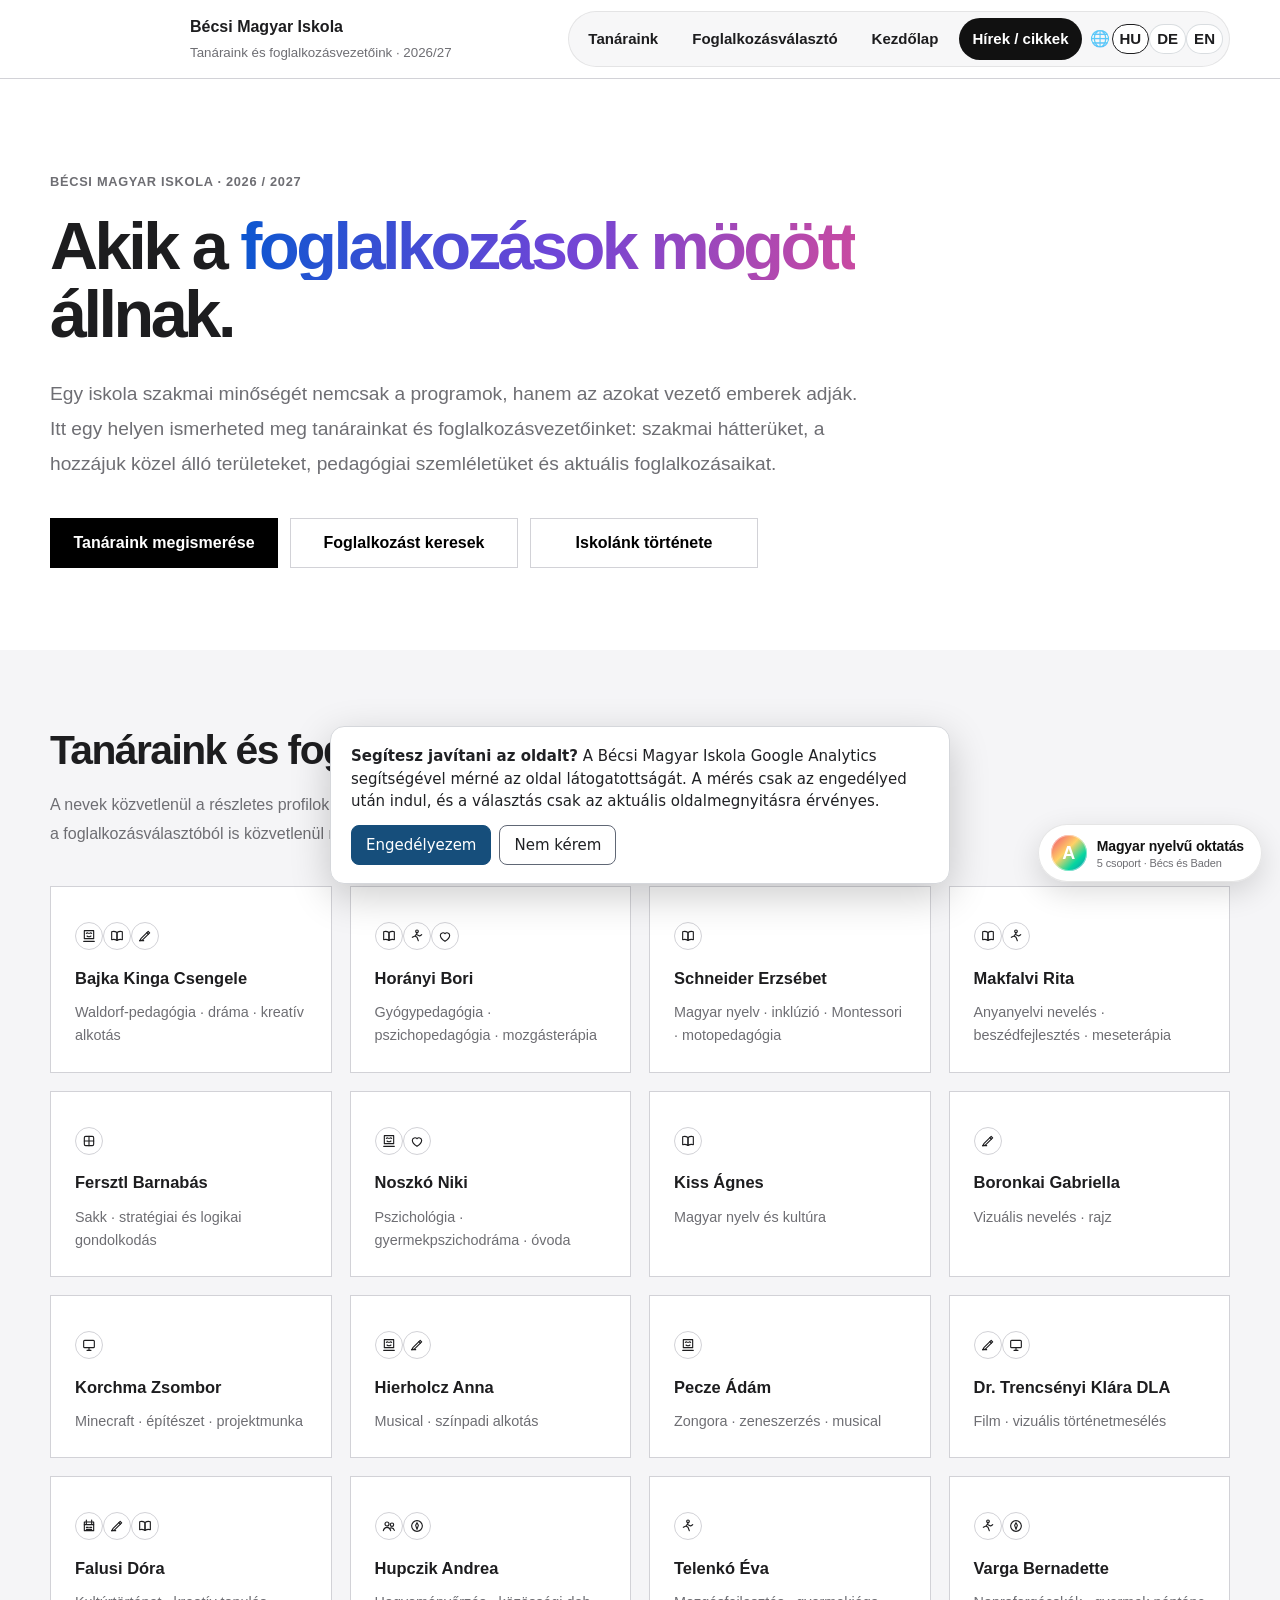
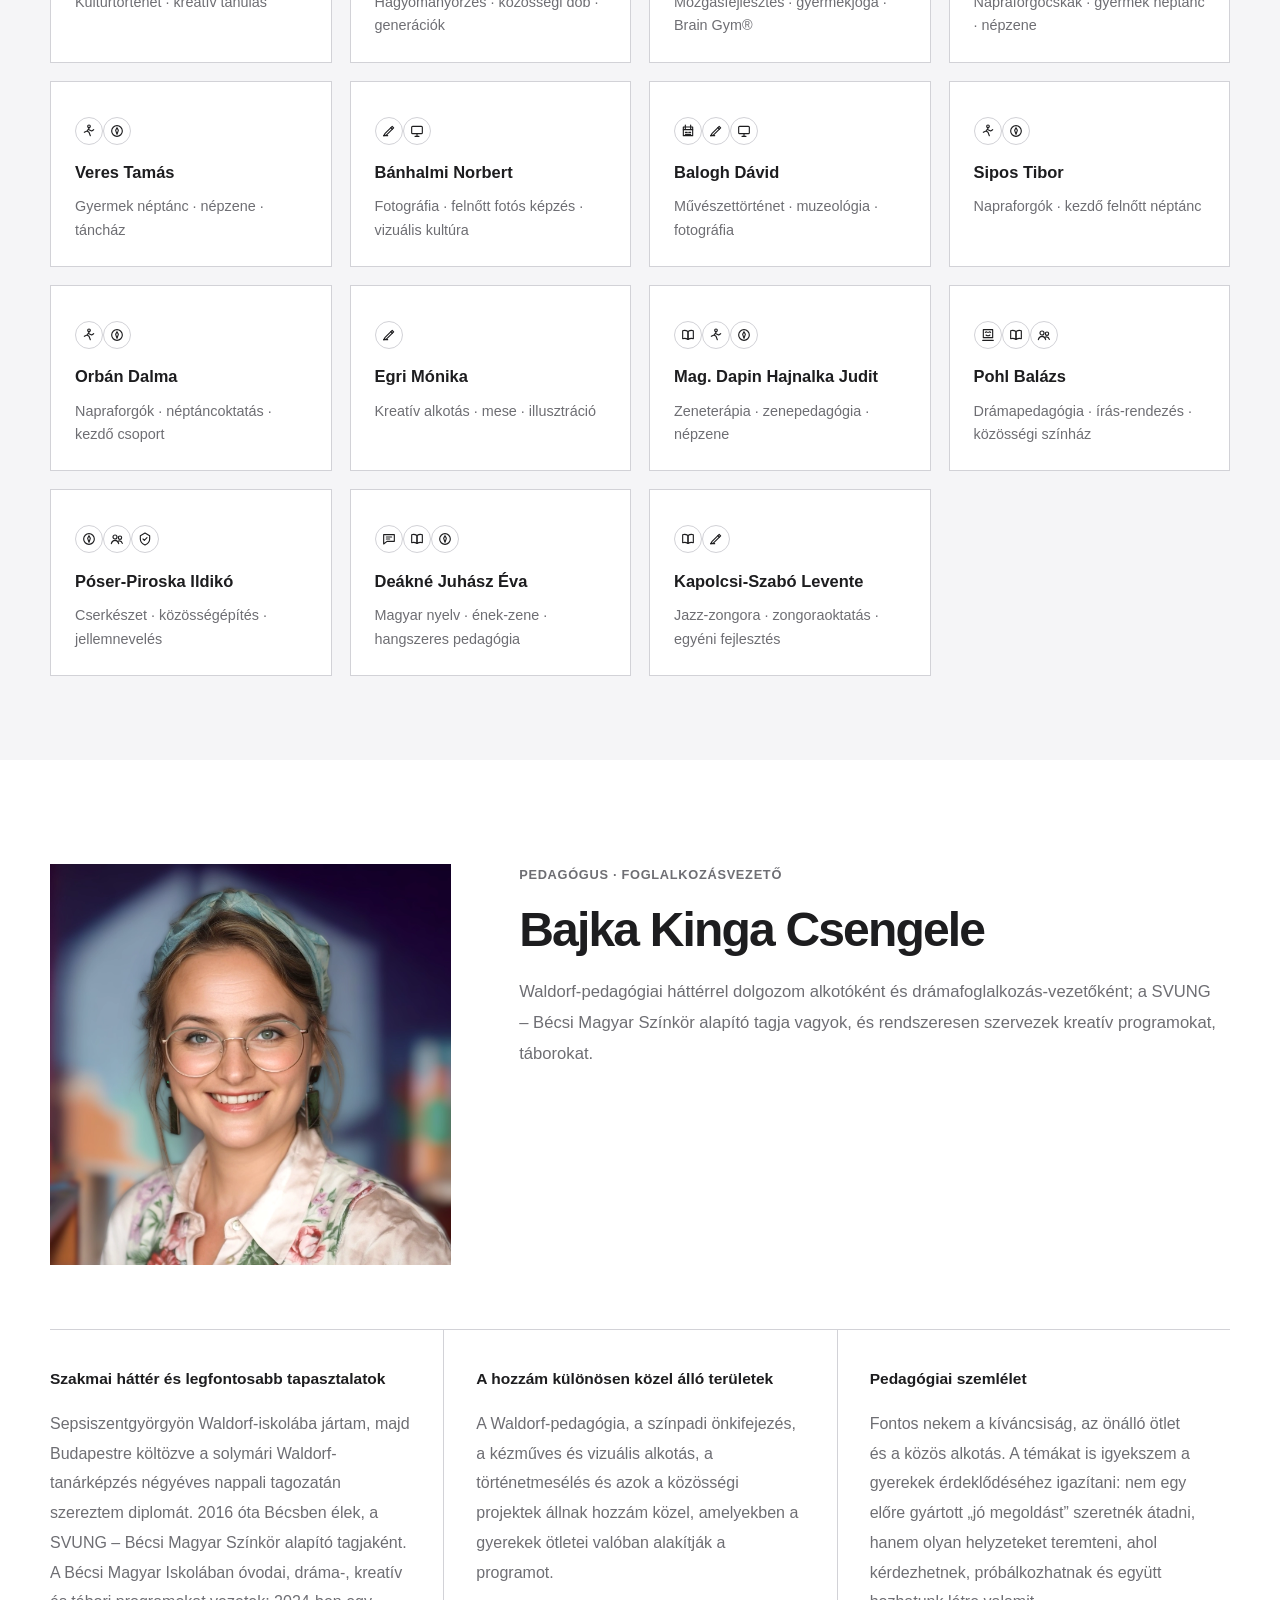
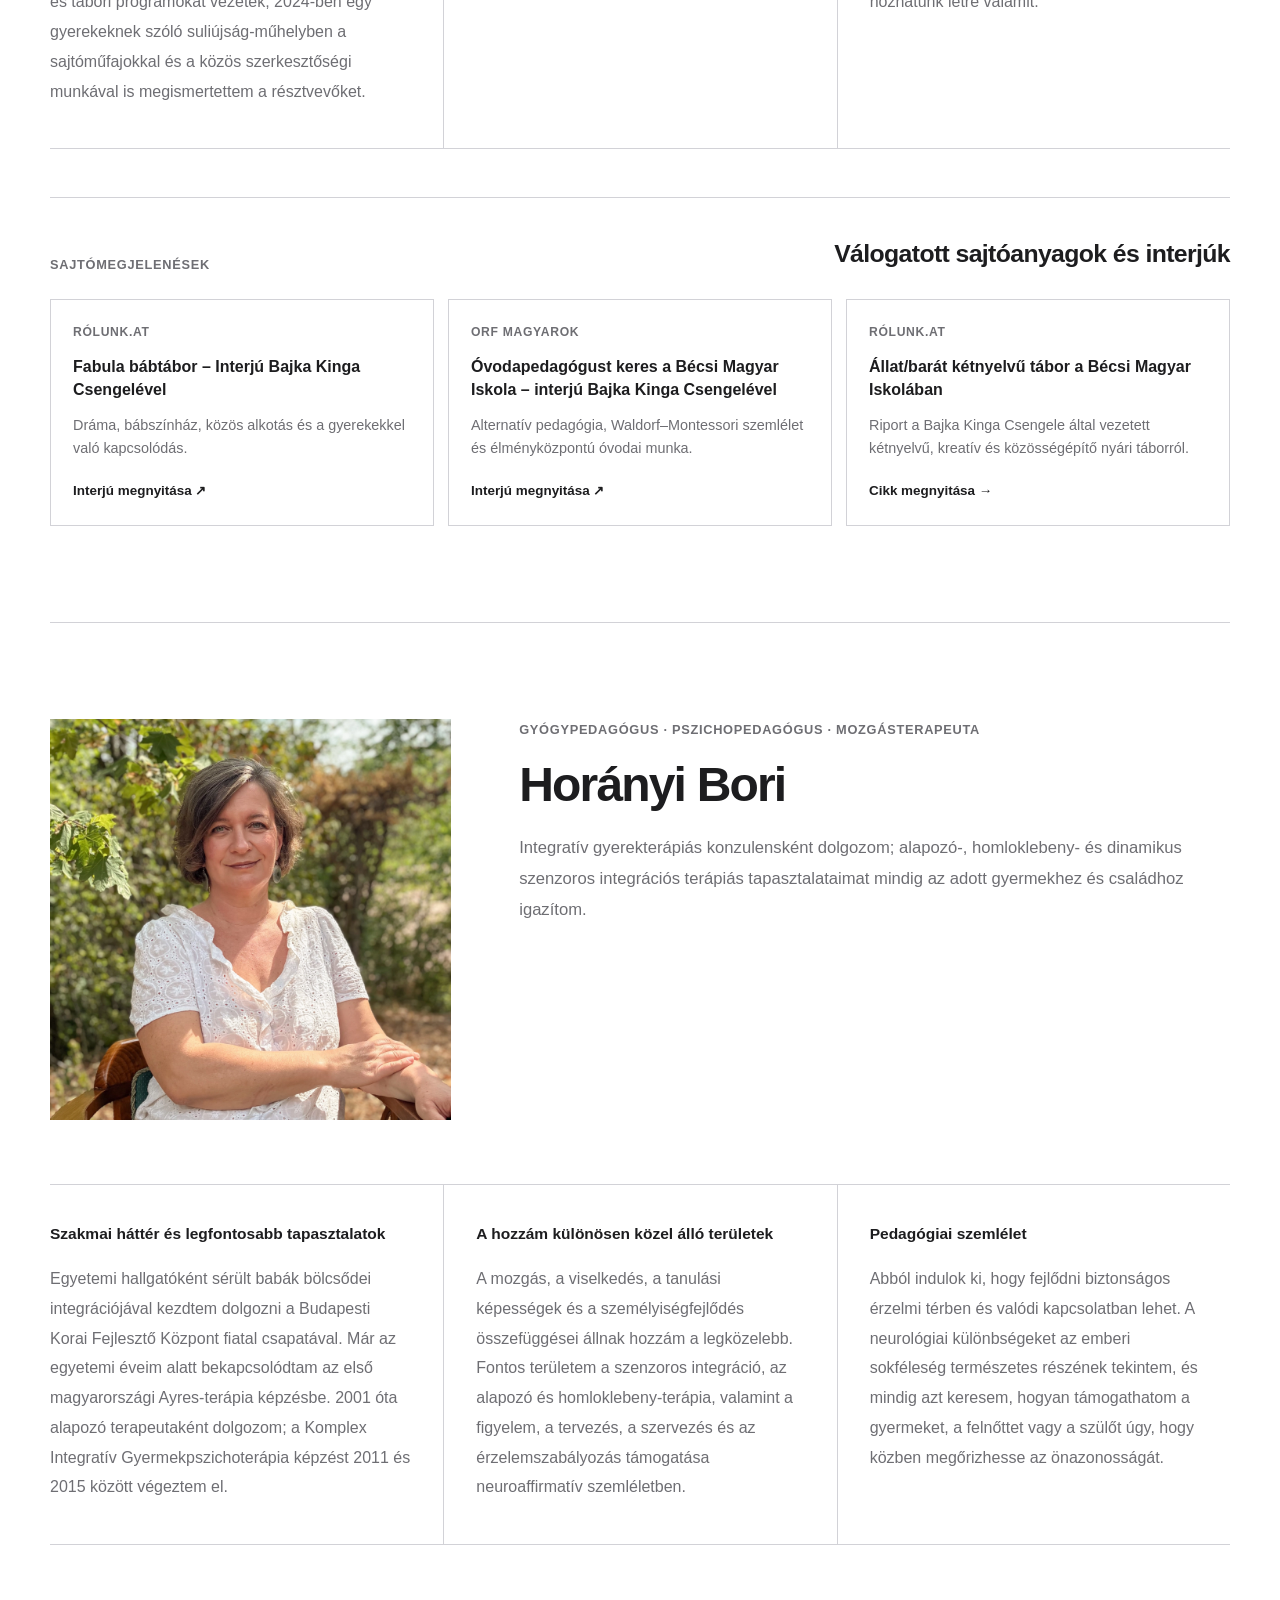
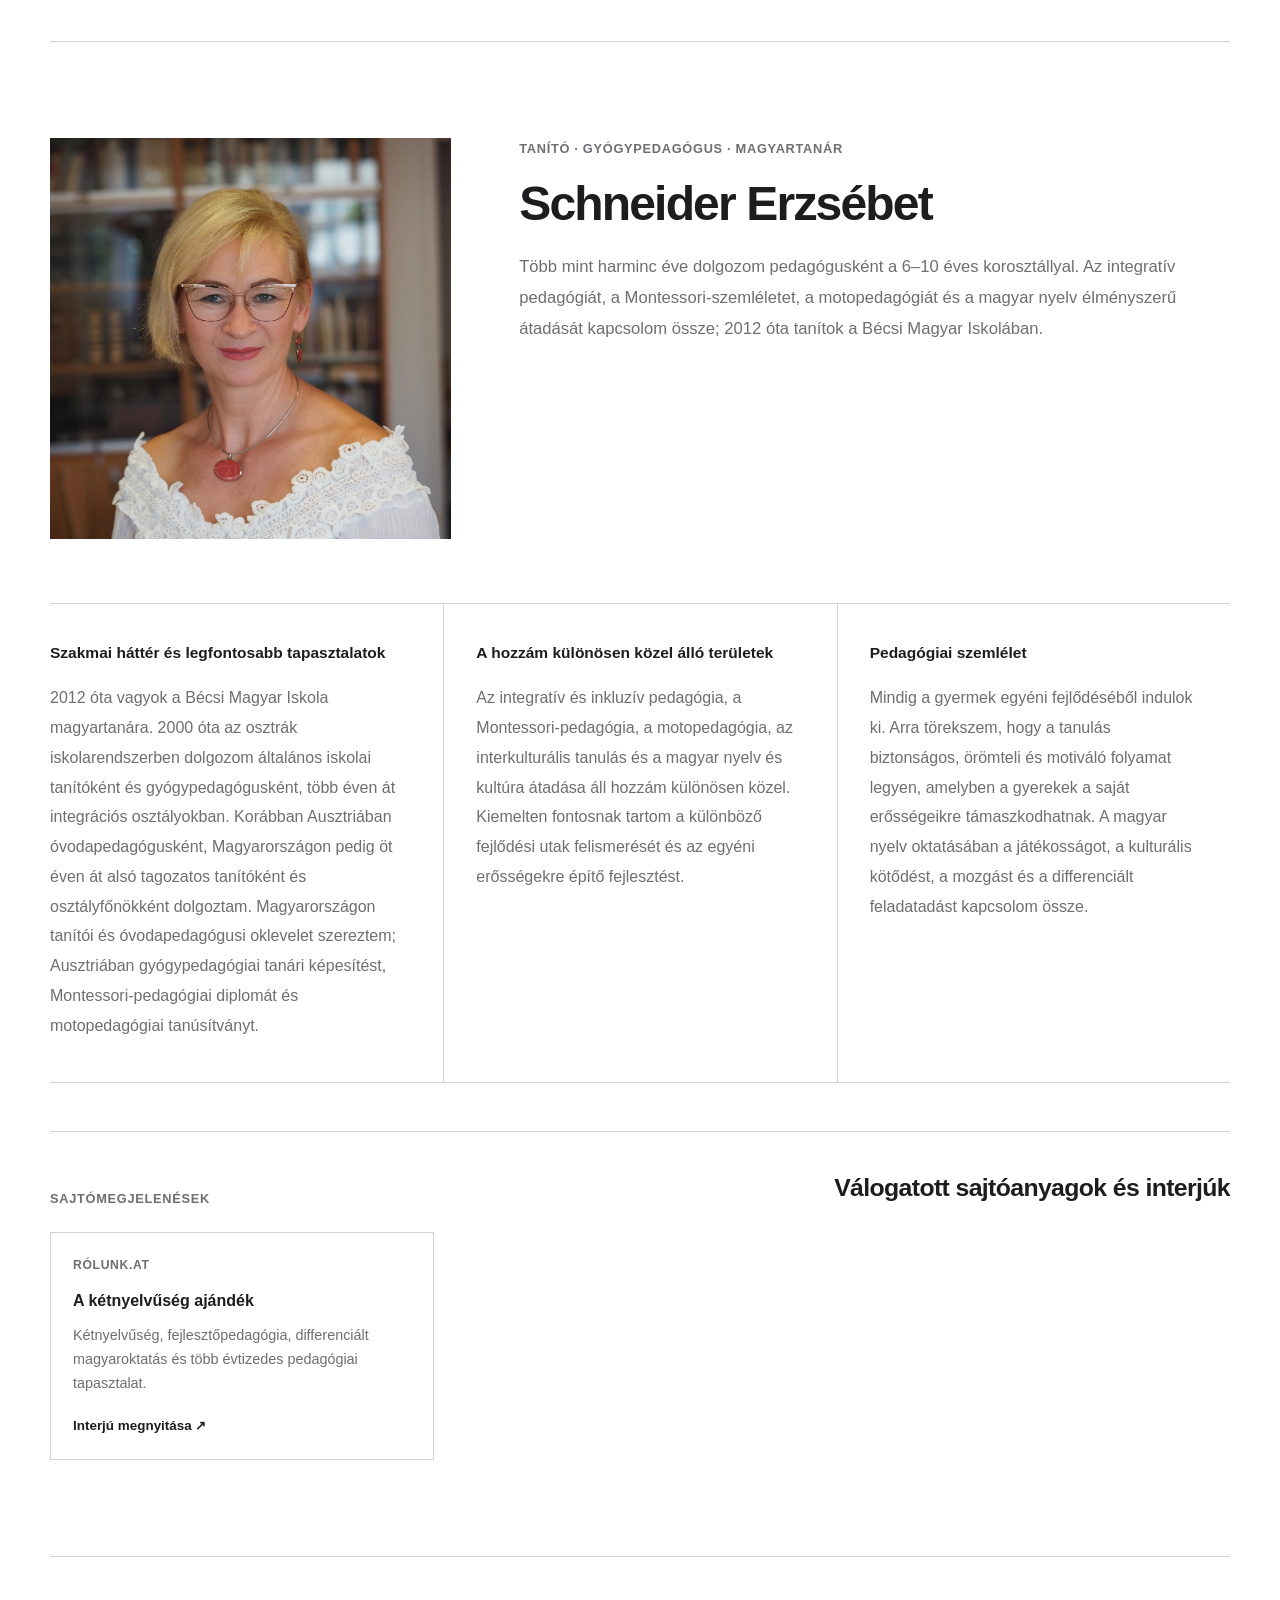
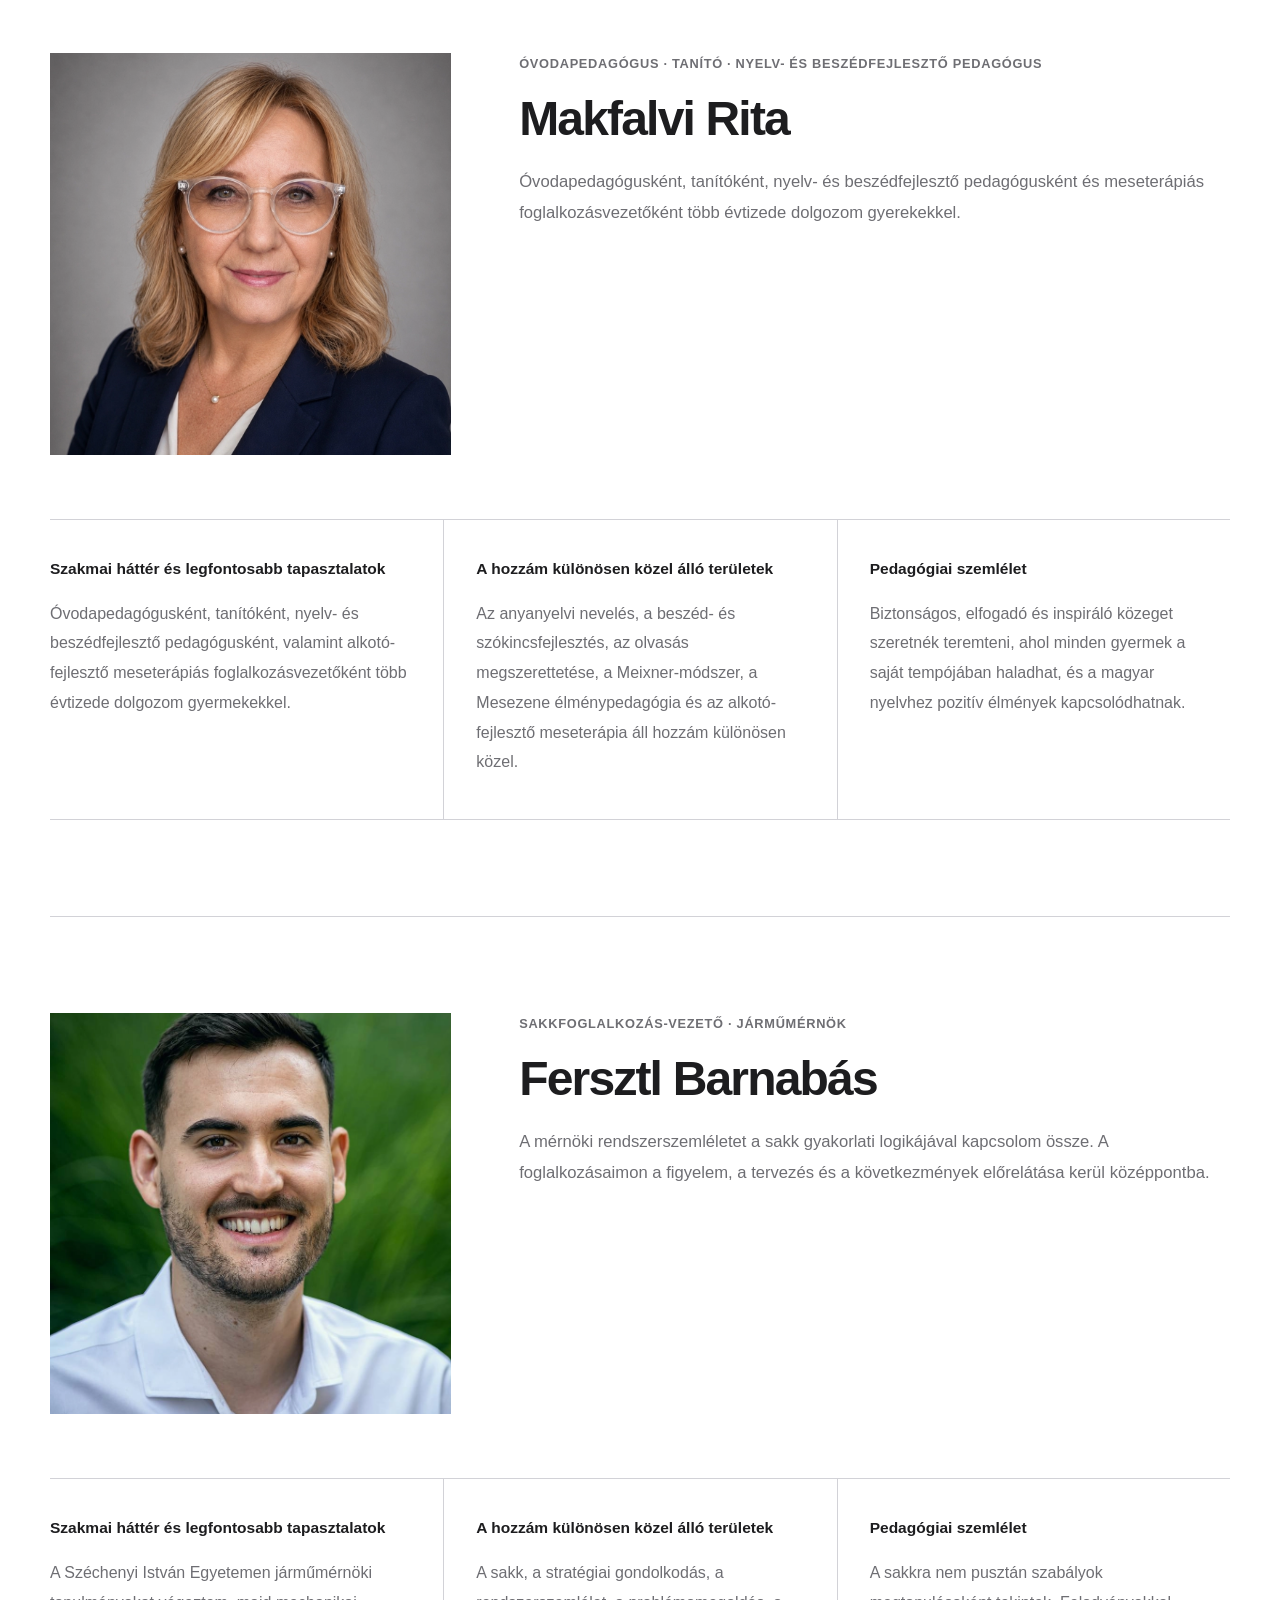
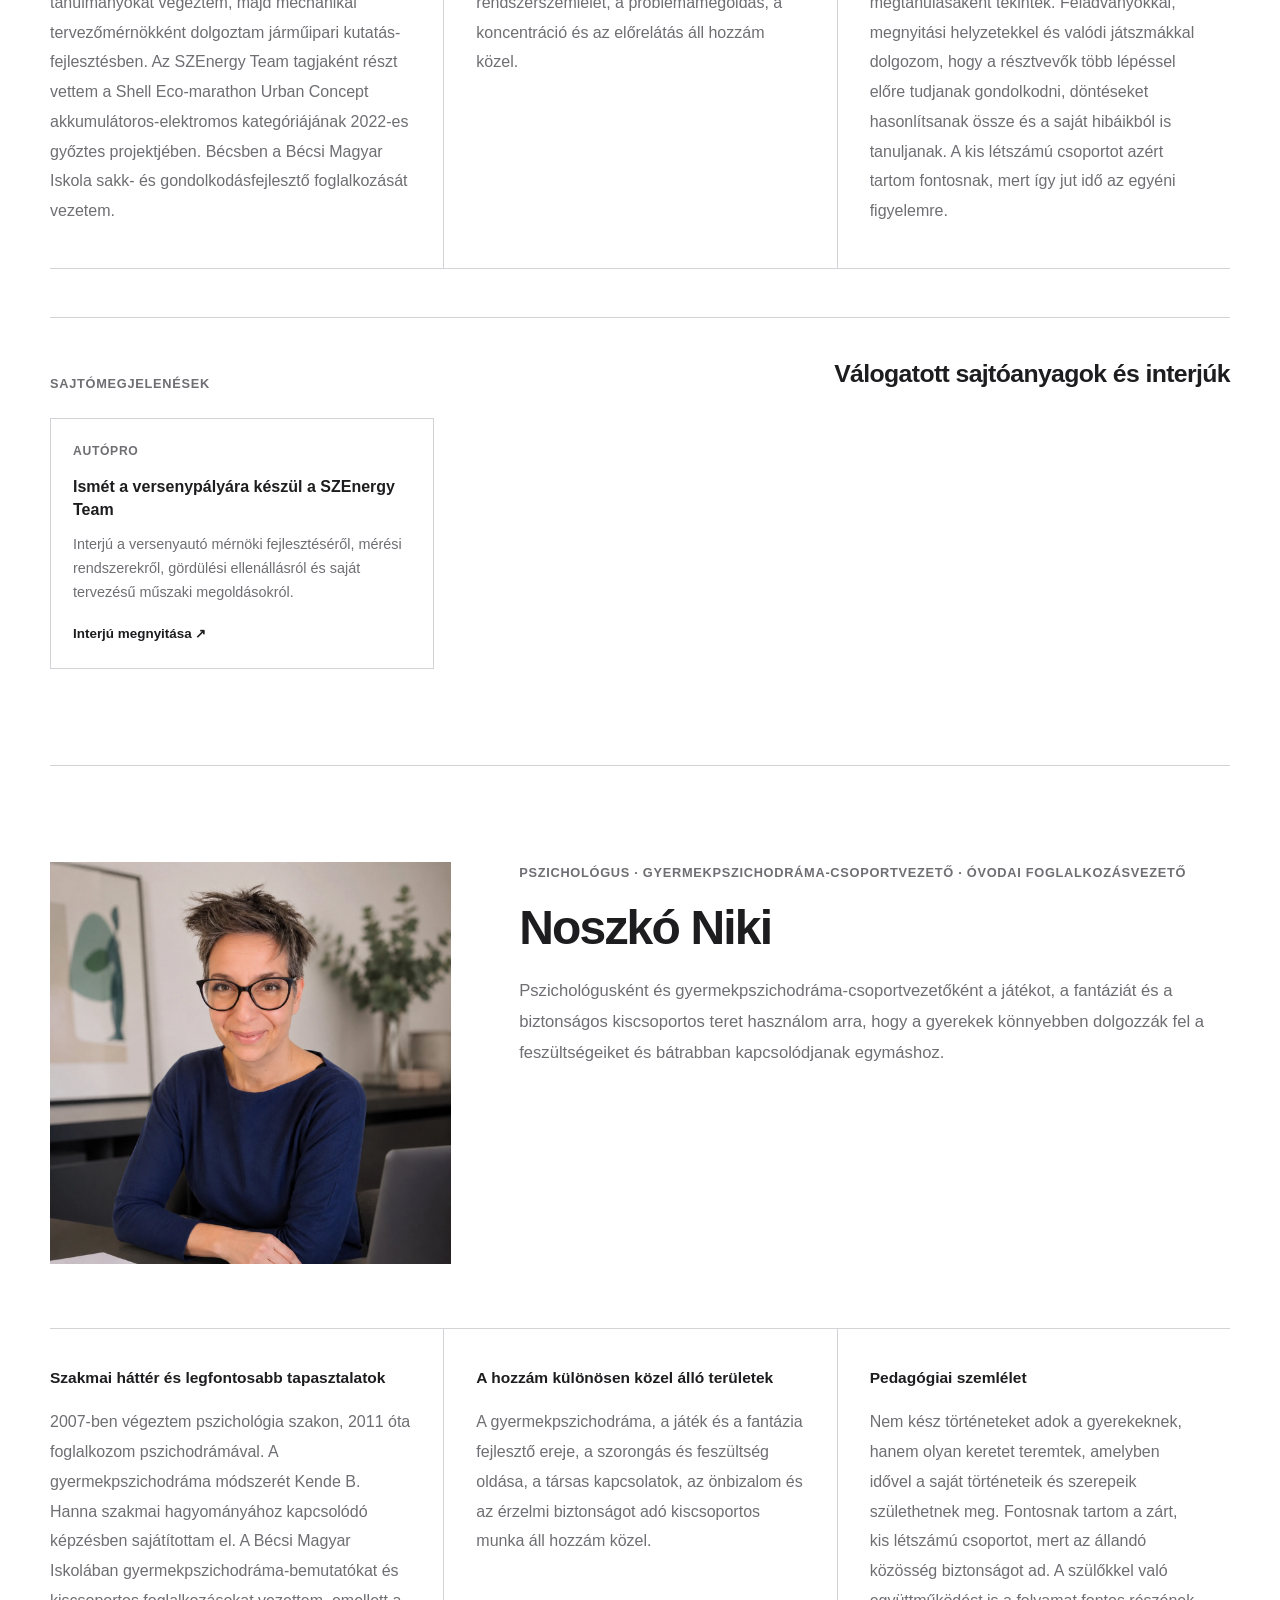
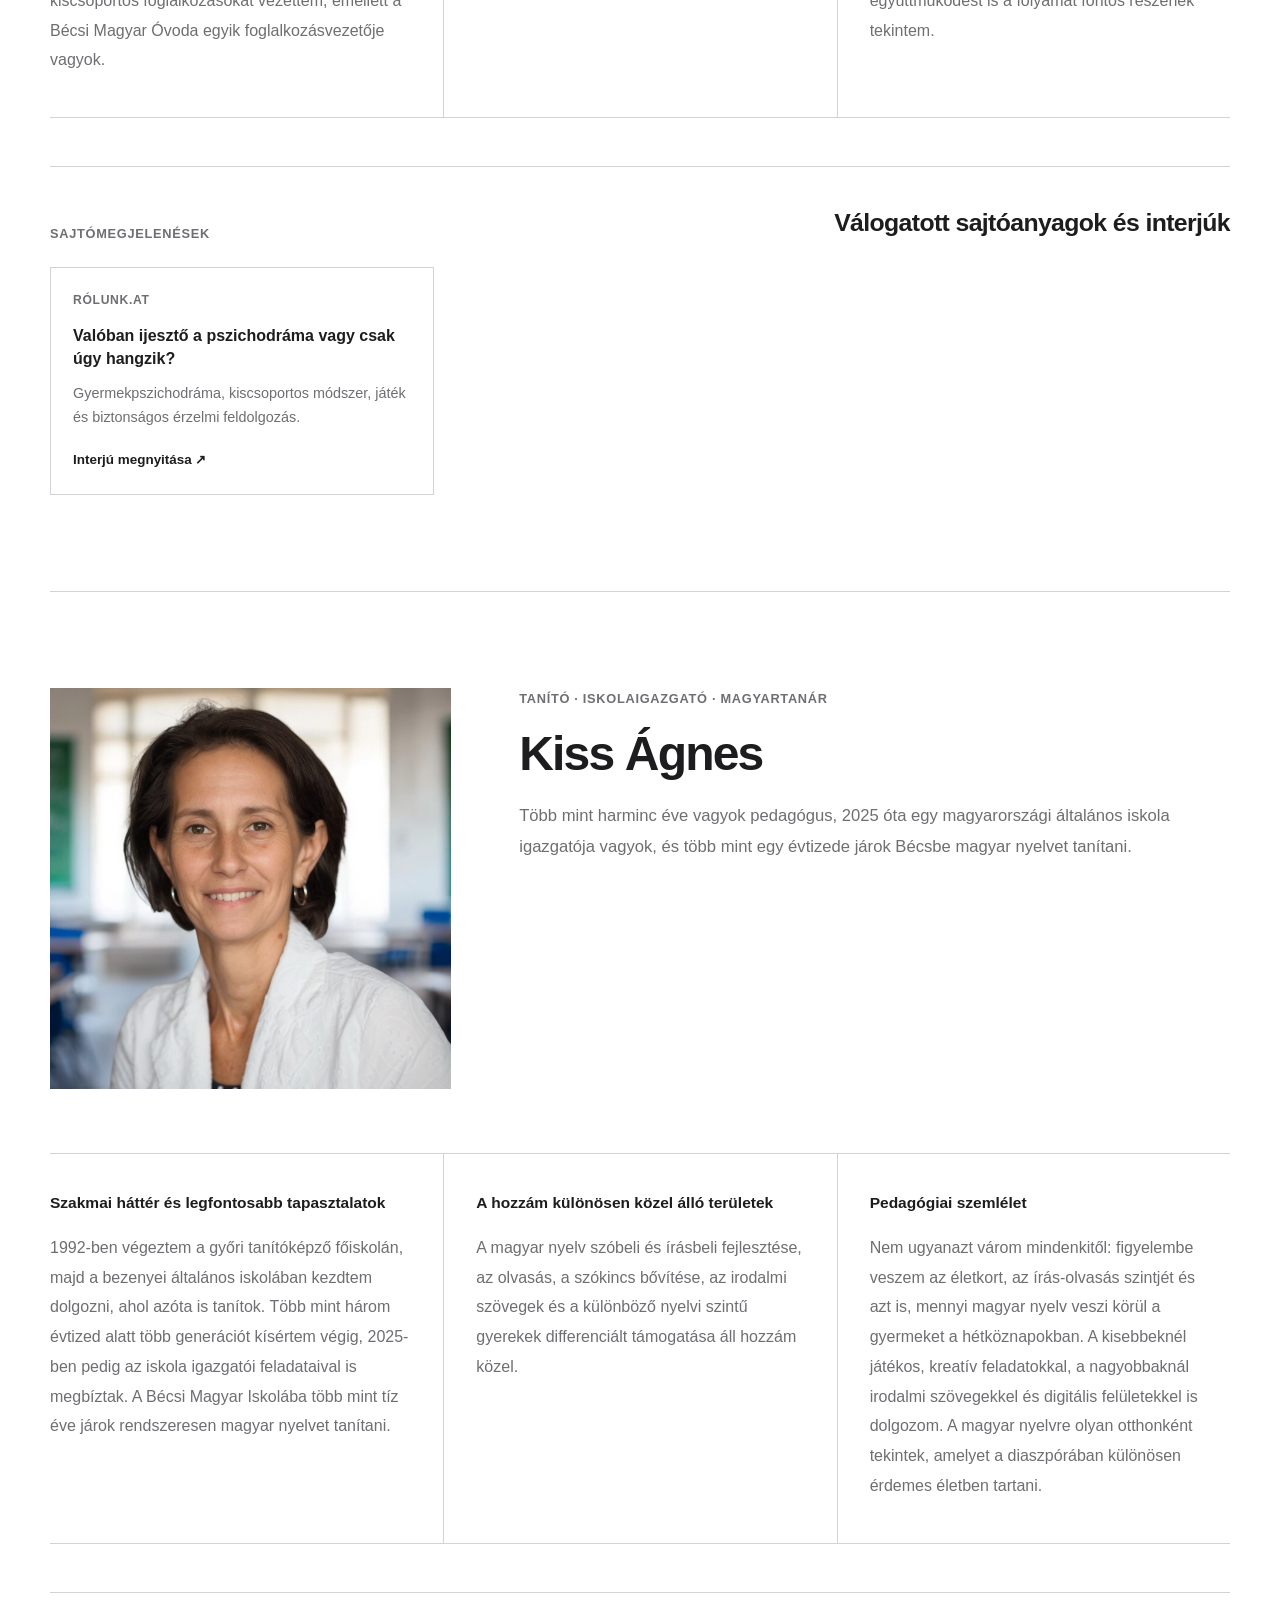
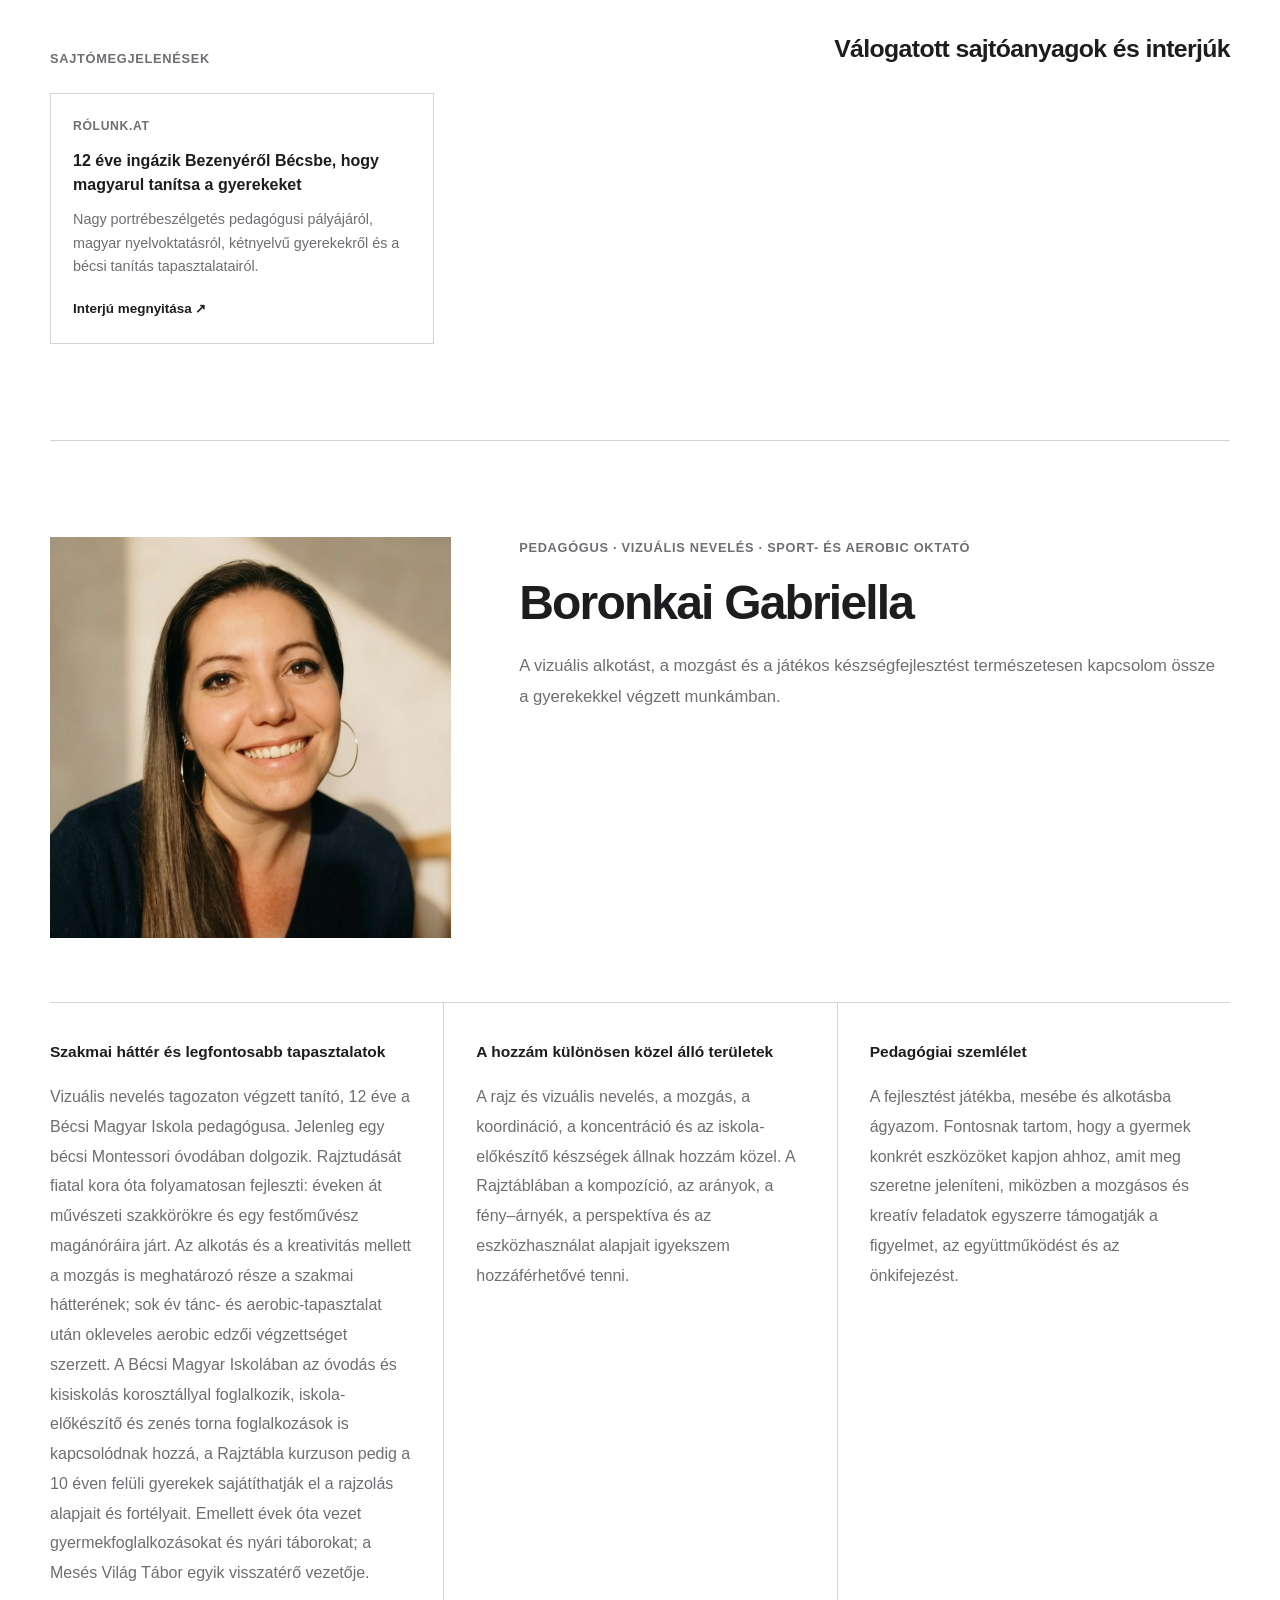
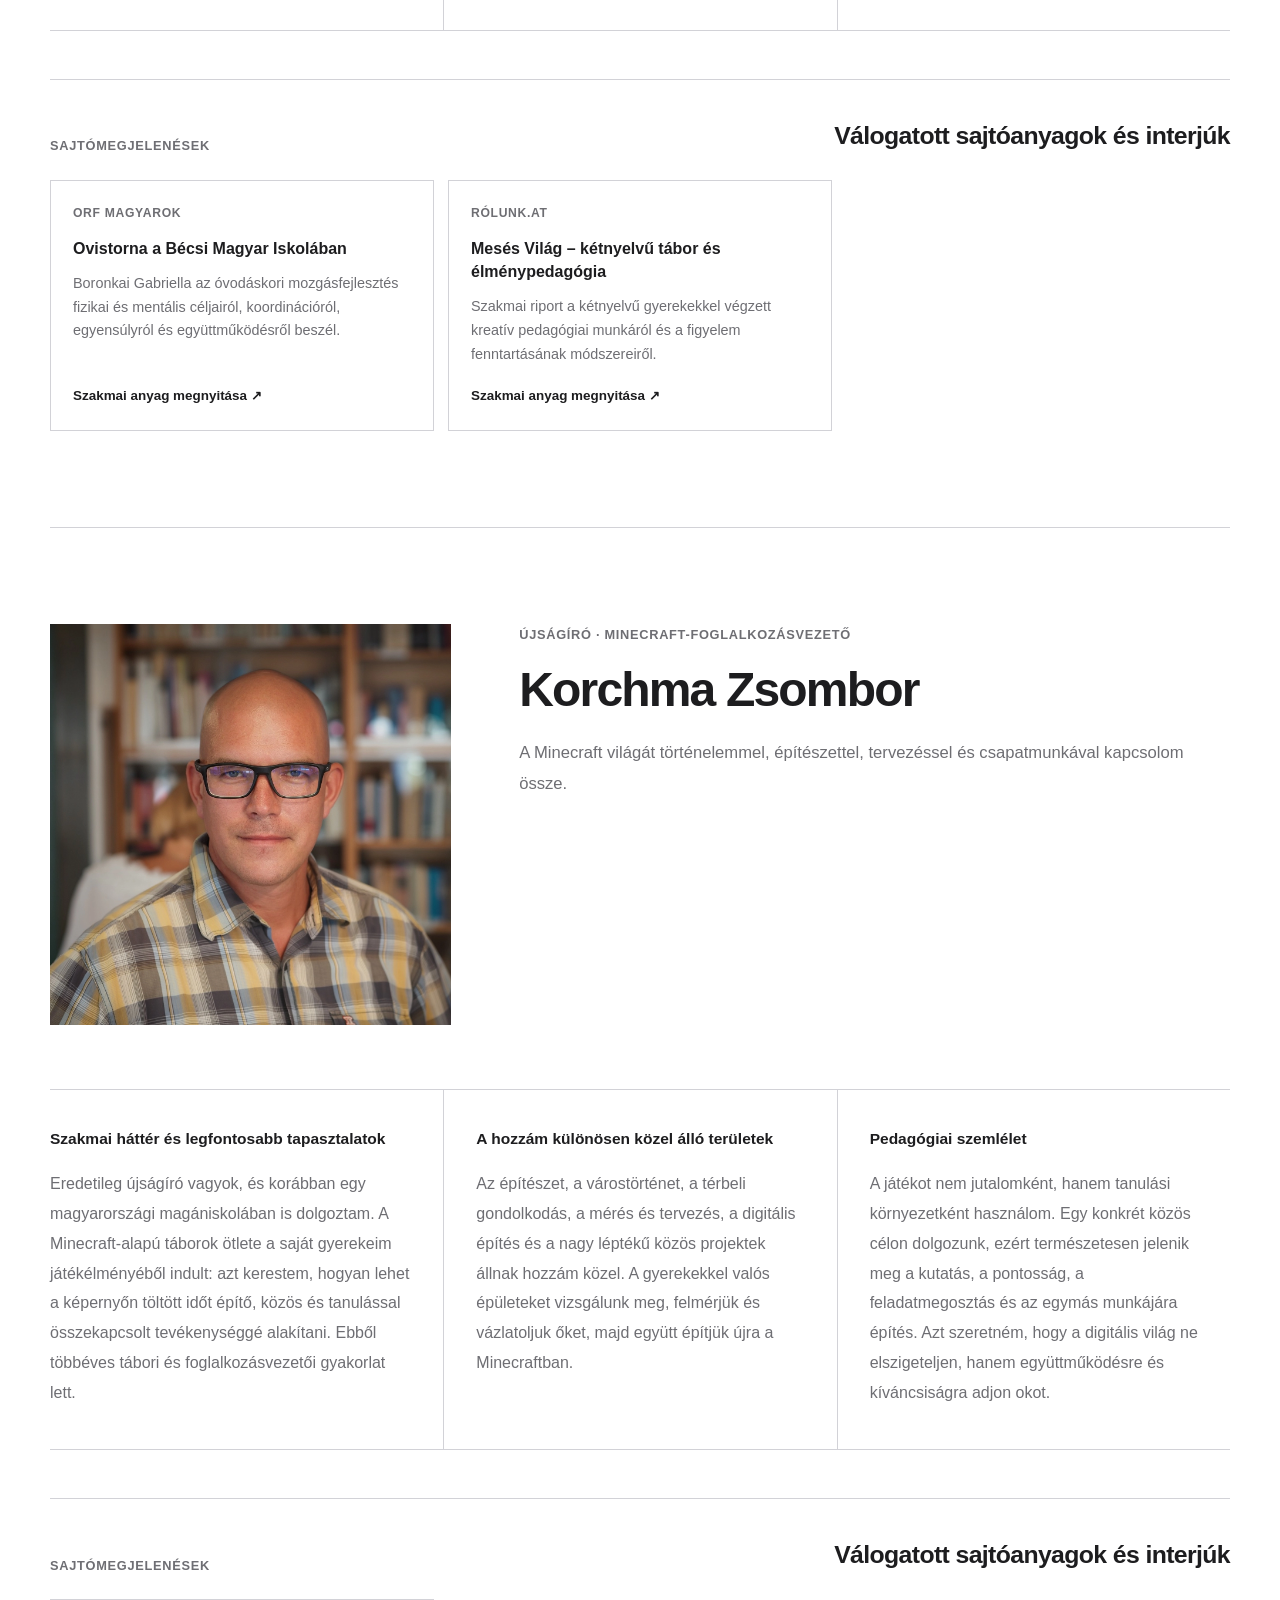
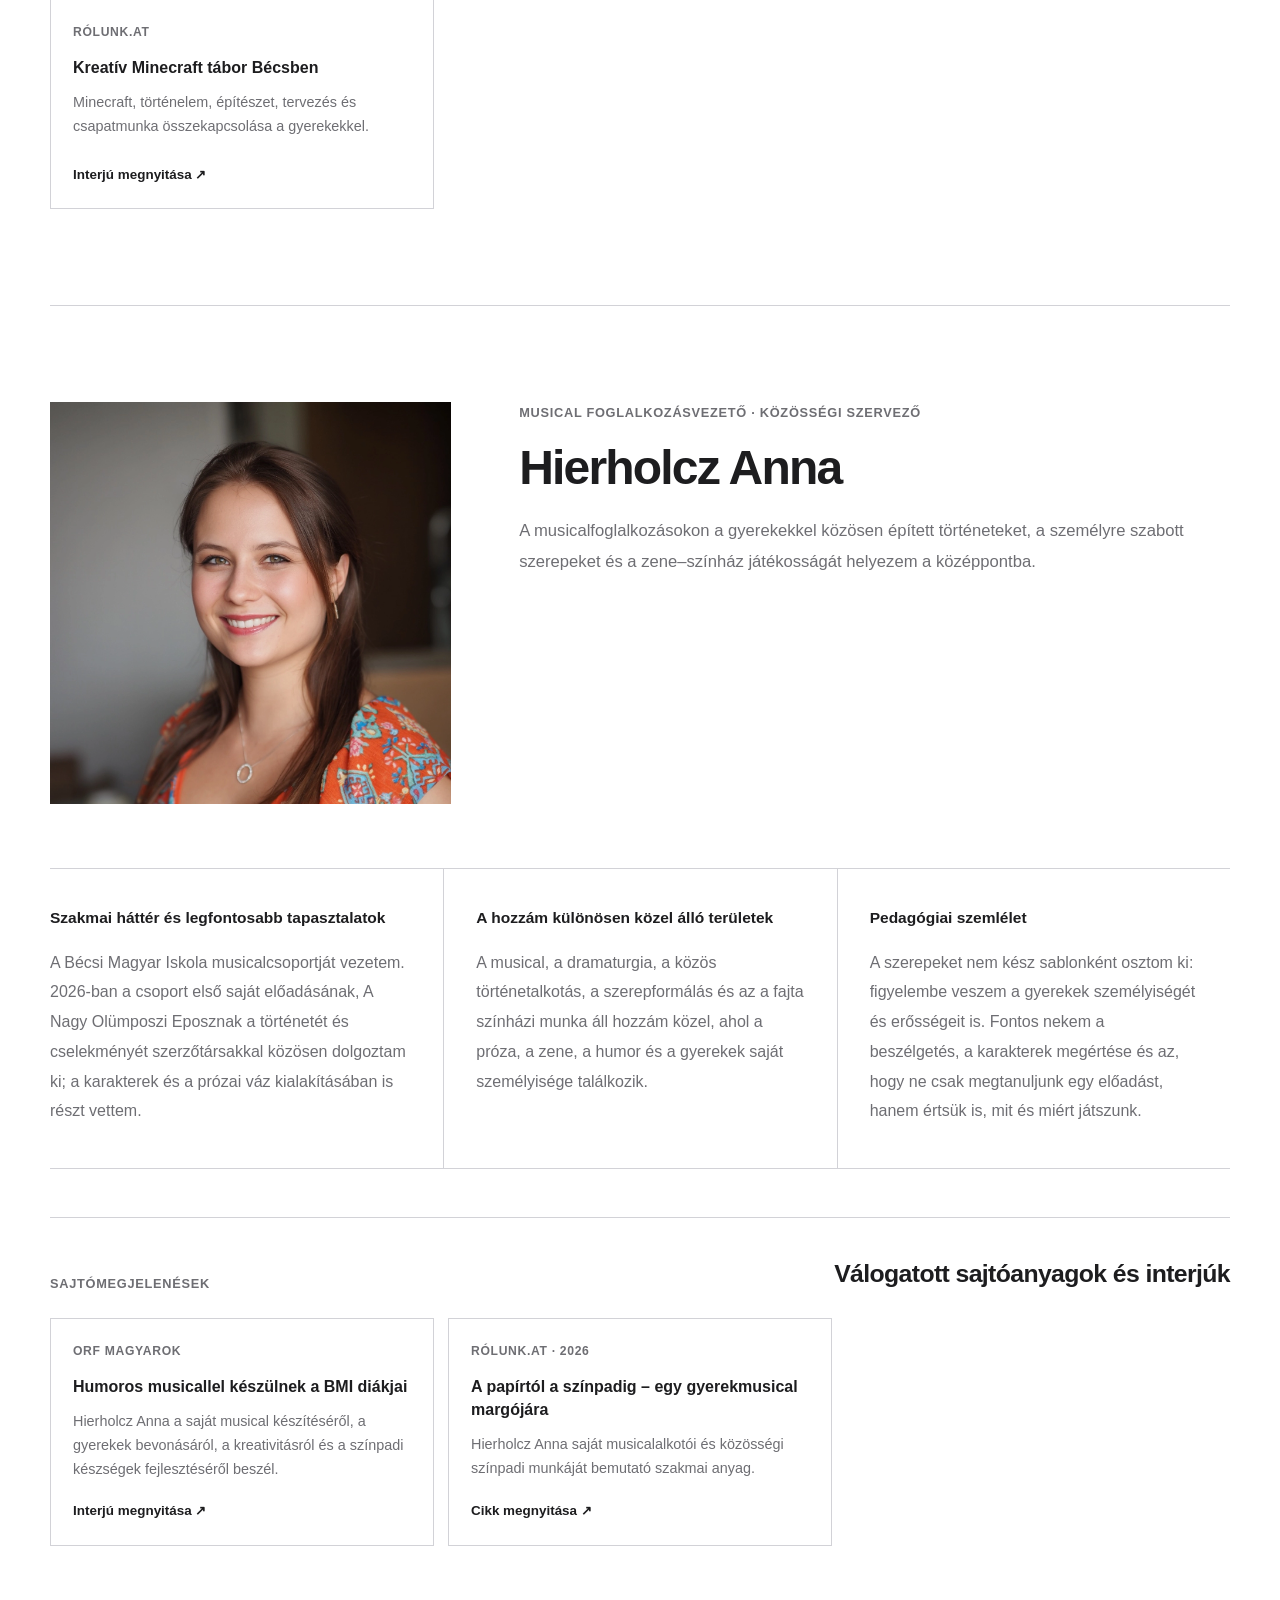
<file: index.html>
<!doctype html>
<html lang="hu">
<head>
<meta charset="utf-8">
<meta name="viewport" content="width=device-width,initial-scale=1,viewport-fit=cover">
<title>Magyar tanárok Bécsben | Bécsi Magyar Iskola</title>
<meta name="description" content="Magyar tanárok, pedagógusok és foglalkozásvezetők Bécsben a Bécsi Magyar Iskolában: szakmai háttér, pedagógiai szemlélet és aktuális 2026/27-es programok.">
<meta name="google-site-verification" content="GLEJaRDpWmedVe42TtTSglzgk9Med4gsX2mjSRhfOqk" />
<link rel="canonical" href="https://tanarok.magyariskola.at/">
<link rel="related" href="https://programvalaszto.magyariskola.at/">
<link rel="home" href="https://www.magyariskola.at/">
<link rel="alternate" hreflang="hu-AT" href="https://tanarok.magyariskola.at/">
<link rel="alternate" hreflang="de-AT" href="https://tanarok.magyariskola.at/de/">
<link rel="alternate" hreflang="en" href="https://tanarok.magyariskola.at/en/">
<link rel="alternate" hreflang="x-default" href="https://tanarok.magyariskola.at/">
<link rel="related" href="https://www.kozpontiszovetseg.at/">
<link rel="related" href="https://www.vipach.at/">
<link rel="related" href="https://www.musicaltarsulat.at/">
<meta name="robots" content="index,follow,max-snippet:-1,max-image-preview:large">
<meta name="theme-color" content="#ffffff">
<meta property="og:type" content="website"><meta property="og:site_name" content="Bécsi Magyar Iskola"><meta property="og:locale" content="hu_AT"><meta property="og:title" content="Magyar tanárok Bécsben | Bécsi Magyar Iskola"><meta property="og:description" content="Szakmai háttér, kiemelt területek, pedagógiai szemlélet és aktuális foglalkozások egy helyen."><meta property="og:url" content="https://tanarok.magyariskola.at/">
<link rel="icon" href="https://programvalaszto.magyariskola.at/bmi-butterfly-favicon.png?v=20260902" type="image/png">
<link rel="stylesheet" href="styles.css?v=20260901-program-buttons-v4">
<script type="application/ld+json">{"@context":"https://schema.org","@graph":[{"@type":"EducationalOrganization","@id":"https://www.magyariskola.at/#school","name":"Bécsi Magyar Iskola","foundingDate":"1987","description":"A Bécsi Magyar Iskolát 1987-ben alapították; 2027-ben ünnepli fennállásának 40. évfordulóját.","alternateName":["BMI","Wiener Ungarische Schule"],"url":"https://www.magyariskola.at/","sameAs":["https://hu.wikipedia.org/wiki/Bécsi_Magyar_Iskola"],"hasMap":"https://www.google.com/maps/search/?api=1&query=Schwedenplatz%202%20Laurenzerberg%205%201010%20Wien%20Austria","email":"office@magyariskola.at","telephone":"+43 650 3312 090","address":{"@type":"PostalAddress","streetAddress":"Schwedenplatz 2 / Laurenzerberg 5, 1. em., Top 8–9","postalCode":"1010","addressLocality":"Wien","addressCountry":"AT"},"areaServed":[{"@type":"City","name":"Wien"},{"@type":"City","name":"Baden bei Wien"},{"@type":"Country","name":"Austria"}],"parentOrganization":{"@type":"Organization","name":"Ausztriai Magyar Egyesületek és Szervezetek Központi Szövetsége","url":"https://www.kozpontiszovetseg.at/"},"subjectOf":[{"@id":"https://tanarok.magyariskola.at/#page"},{"@id":"https://programvalaszto.magyariskola.at/#page"}]},{"@type":"WebSite","@id":"https://tanarok.magyariskola.at/#website","url":"https://tanarok.magyariskola.at/","name":"Bécsi Magyar Iskola – Tanáraink","inLanguage":"hu","publisher":{"@id":"https://www.magyariskola.at/#school"},"isPartOf":{"@id":"https://www.magyariskola.at/#school"}},{"@type":"CollectionPage","@id":"https://tanarok.magyariskola.at/#page","url":"https://tanarok.magyariskola.at/","name":"Tanáraink és foglalkozásvezetőink","description":"A Bécsi Magyar Iskola tanárainak és foglalkozásvezetőinek szakmai profiljai, pedagógiai szemlélete és kapcsolódó 2026/27-es programjai.","inLanguage":"hu","isPartOf":{"@id":"https://tanarok.magyariskola.at/#website"},"about":{"@id":"https://www.magyariskola.at/#school"},"relatedLink":["https://www.kozpontiszovetseg.at/","https://www.magyariskola.at/","https://programvalaszto.magyariskola.at/","https://zenebona.magyariskola.at/","https://taltosdob.magyariskola.at/","https://2026.magyariskola.at/","https://www.vipach.at/","https://www.musicaltarsulat.at/"]},{"@type":"ItemList","@id":"https://tanarok.magyariskola.at/#teachers","name":"Bécsi Magyar Iskola tanárai és foglalkozásvezetői","numberOfItems":27,"itemListElement":[{"@type":"ListItem","position":1,"item":{"@id":"https://tanarok.magyariskola.at/#bajka-kinga-csengele"}},{"@type":"ListItem","position":2,"item":{"@id":"https://tanarok.magyariskola.at/#horanyi-bori"}},{"@type":"ListItem","position":3,"item":{"@id":"https://tanarok.magyariskola.at/#schneider-erzsebet"}},{"@type":"ListItem","position":4,"item":{"@id":"https://tanarok.magyariskola.at/#makfalvi-rita"}},{"@type":"ListItem","position":5,"item":{"@id":"https://tanarok.magyariskola.at/#fersztl-barnabas"}},{"@type":"ListItem","position":6,"item":{"@id":"https://tanarok.magyariskola.at/#noszko-niki"}},{"@type":"ListItem","position":7,"item":{"@id":"https://tanarok.magyariskola.at/#kiss-agnes"}},{"@type":"ListItem","position":8,"item":{"@id":"https://tanarok.magyariskola.at/#boronkai-gabriella"}},{"@type":"ListItem","position":9,"item":{"@id":"https://tanarok.magyariskola.at/#korchma-zsombor"}},{"@type":"ListItem","position":10,"item":{"@id":"https://tanarok.magyariskola.at/#hierholcz-anna"}},{"@type":"ListItem","position":11,"item":{"@id":"https://tanarok.magyariskola.at/#pecze-adam"}},{"@type":"ListItem","position":12,"item":{"@id":"https://tanarok.magyariskola.at/#trencsenyi-klara"}},{"@type":"ListItem","position":13,"item":{"@id":"https://tanarok.magyariskola.at/#falusi-dora"}},{"@type":"ListItem","position":14,"item":{"@id":"https://tanarok.magyariskola.at/#hupczik-andrea"}},{"@type":"ListItem","position":15,"item":{"@id":"https://tanarok.magyariskola.at/#telenko-eva"}},{"@type":"ListItem","position":16,"item":{"@id":"https://tanarok.magyariskola.at/#varga-bernadette"}},{"@type":"ListItem","position":17,"item":{"@id":"https://tanarok.magyariskola.at/#veres-tamas"}},{"@type":"ListItem","position":18,"item":{"@id":"https://tanarok.magyariskola.at/#banhalmi-norbert"}},{"@type":"ListItem","position":19,"item":{"@id":"https://tanarok.magyariskola.at/#balogh-david"}},{"@type":"ListItem","position":20,"item":{"@id":"https://tanarok.magyariskola.at/#sipos-tibor"}},{"@type":"ListItem","position":21,"item":{"@id":"https://tanarok.magyariskola.at/#orban-dalma"}},{"@type":"ListItem","position":22,"item":{"@id":"https://tanarok.magyariskola.at/#egri-monika"}},{"@type":"ListItem","position":23,"item":{"@id":"https://tanarok.magyariskola.at/#dapin-hajnalka-judit"}},{"@type":"ListItem","position":24,"item":{"@id":"https://tanarok.magyariskola.at/#pohl-balazs"}},{"@type":"ListItem","position":25,"item":{"@id":"https://tanarok.magyariskola.at/#poser-piroska-ildiko"}},{"@type":"ListItem","position":26,"item":{"@id":"https://tanarok.magyariskola.at/#deakne-juhasz-eva"}},{"@type":"ListItem","position":27,"item":{"@id":"https://tanarok.magyariskola.at/#kapolcsi-szabo-levente"}}]},{"@type":"Person","@id":"https://tanarok.magyariskola.at/#bajka-kinga-csengele","name":"Bajka Kinga Csengele","jobTitle":"Pedagógus · foglalkozásvezető","url":"https://tanarok.magyariskola.at/#bajka-kinga-csengele","image":"https://tanarok.magyariskola.at/bajka-kinga-csengele-20260901.webp","affiliation":{"@id":"https://www.magyariskola.at/#school"}},{"@type":"Person","@id":"https://tanarok.magyariskola.at/#horanyi-bori","name":"Horányi Bori","jobTitle":"Gyógypedagógus · pszichopedagógus · mozgásterapeuta","url":"https://tanarok.magyariskola.at/#horanyi-bori","image":"https://tanarok.magyariskola.at/horanyi-bori-20260901.webp","affiliation":{"@id":"https://www.magyariskola.at/#school"}},{"@type":"Person","@id":"https://tanarok.magyariskola.at/#schneider-erzsebet","name":"Schneider Erzsébet","jobTitle":"Tanító · gyógypedagógus · magyartanár","url":"https://tanarok.magyariskola.at/#schneider-erzsebet","image":"https://tanarok.magyariskola.at/lisa-20260901.webp","affiliation":{"@id":"https://www.magyariskola.at/#school"}},{"@type":"Person","@id":"https://tanarok.magyariskola.at/#makfalvi-rita","name":"Makfalvi Rita","jobTitle":"Óvodapedagógus · tanító · nyelv- és beszédfejlesztő pedagógus","url":"https://tanarok.magyariskola.at/#makfalvi-rita","image":"https://tanarok.magyariskola.at/assets/rita.webp","affiliation":{"@id":"https://www.magyariskola.at/#school"}},{"@type":"Person","@id":"https://tanarok.magyariskola.at/#fersztl-barnabas","name":"Fersztl Barnabás","jobTitle":"Sakkfoglalkozás-vezető · mérnöki szemlélet","url":"https://tanarok.magyariskola.at/#fersztl-barnabas","image":"https://tanarok.magyariskola.at/fersztl-barnabas-20260901.webp","affiliation":{"@id":"https://www.magyariskola.at/#school"}},{"@type":"Person","@id":"https://tanarok.magyariskola.at/#noszko-niki","name":"Noszkó Niki","jobTitle":"Pszichológus · gyermekpszichodráma-csoportvezető","url":"https://tanarok.magyariskola.at/#noszko-niki","image":"https://tanarok.magyariskola.at/assets/noszko_niki.webp","affiliation":{"@id":"https://www.magyariskola.at/#school"}},{"@type":"Person","@id":"https://tanarok.magyariskola.at/#kiss-agnes","name":"Kiss Ágnes","jobTitle":"Tanító · iskolaigazgató · magyartanár","url":"https://tanarok.magyariskola.at/#kiss-agnes","image":"https://tanarok.magyariskola.at/kiss-agnes-20260901.webp","affiliation":{"@id":"https://www.magyariskola.at/#school"}},{"@type":"Person","@id":"https://tanarok.magyariskola.at/#boronkai-gabriella","name":"Boronkai Gabriella","jobTitle":"Pedagógus · vizuális és mozgásos foglalkozásvezető","url":"https://tanarok.magyariskola.at/#boronkai-gabriella","image":"https://tanarok.magyariskola.at/gabi.webp","affiliation":{"@id":"https://www.magyariskola.at/#school"}},{"@type":"Person","@id":"https://tanarok.magyariskola.at/#korchma-zsombor","name":"Korchma Zsombor","jobTitle":"Minecraft- és projektfoglalkozás-vezető","url":"https://tanarok.magyariskola.at/#korchma-zsombor","image":"https://tanarok.magyariskola.at/korchma-zsombor-20260901.webp","affiliation":{"@id":"https://www.magyariskola.at/#school"}},{"@type":"Person","@id":"https://tanarok.magyariskola.at/#hierholcz-anna","name":"Hierholcz Anna","jobTitle":"Musical- és színpadi foglalkozásvezető","url":"https://tanarok.magyariskola.at/#hierholcz-anna","image":"https://tanarok.magyariskola.at/hierholcz-anna-20260901.webp","affiliation":{"@id":"https://www.magyariskola.at/#school"}},{"@type":"Person","@id":"https://tanarok.magyariskola.at/#pecze-adam","name":"Pecze Ádám","jobTitle":"Zongora · zeneszerzés · musical","url":"https://tanarok.magyariskola.at/#pecze-adam","image":"https://tanarok.magyariskola.at/assets/adam.webp","affiliation":{"@id":"https://www.magyariskola.at/#school"}},{"@type":"Person","@id":"https://tanarok.magyariskola.at/#trencsenyi-klara","name":"Dr. Trencsényi Klára DLA","jobTitle":"Operatőr · dokumentumfilm-rendező · filmes oktató","url":"https://tanarok.magyariskola.at/#trencsenyi-klara","image":"https://tanarok.magyariskola.at/assets/Trencsenyi_Klara_photo2024.webp","affiliation":{"@id":"https://www.magyariskola.at/#school"}},{"@type":"Person","@id":"https://tanarok.magyariskola.at/#falusi-dora","name":"Falusi Dóra","jobTitle":"Vallástudományi kutató · szerkesztő · foglalkozásvezető","url":"https://tanarok.magyariskola.at/#falusi-dora","image":"https://tanarok.magyariskola.at/assets/falusi_dora.webp","affiliation":{"@id":"https://www.magyariskola.at/#school"}},{"@type":"Person","@id":"https://tanarok.magyariskola.at/#hupczik-andrea","name":"Hupczik Andrea","jobTitle":"Informatikatanár · hagyományőrző közösségi szervező","url":"https://tanarok.magyariskola.at/#hupczik-andrea","image":"https://tanarok.magyariskola.at/assets/hupczik-andrea.webp","affiliation":{"@id":"https://www.magyariskola.at/#school"}},{"@type":"Person","@id":"https://tanarok.magyariskola.at/#varga-bernadette","name":"Varga Bernadette","jobTitle":"Dipl.-Ing. · gyermek-néptánc-foglalkozásvezető · Napraforgócskák","url":"https://tanarok.magyariskola.at/#varga-bernadette","image":"https://tanarok.magyariskola.at/assets/bernadett.webp","affiliation":{"@id":"https://www.magyariskola.at/#school"}},{"@type":"Person","@id":"https://tanarok.magyariskola.at/#veres-tamas","name":"Veres Tamás","jobTitle":"Gyermek néptánc- és népzenei foglalkozásvezető","url":"https://tanarok.magyariskola.at/#veres-tamas","image":"https://tanarok.magyariskola.at/assets/tamas.webp","affiliation":{"@id":"https://www.magyariskola.at/#school"}},{"@type":"Person","@id":"https://tanarok.magyariskola.at/#banhalmi-norbert","name":"Bánhalmi Norbert","jobTitle":"Fotóművész · fotográfiai oktató","url":"https://tanarok.magyariskola.at/#banhalmi-norbert","image":"https://tanarok.magyariskola.at/banhalmi-norbert-20260901.webp","affiliation":{"@id":"https://www.magyariskola.at/#school"}},{"@type":"Person","@id":"https://tanarok.magyariskola.at/#balogh-david","name":"Balogh Dávid","jobTitle":"Művészettörténész · muzeológus · fotográfiai foglalkozásvezető","url":"https://tanarok.magyariskola.at/#balogh-david","image":"https://tanarok.magyariskola.at/assets/balogh_david.webp","affiliation":{"@id":"https://www.magyariskola.at/#school"}},{"@type":"Person","@id":"https://tanarok.magyariskola.at/#sipos-tibor","name":"Sipos Tibor","jobTitle":"Néptáncoktató","url":"https://tanarok.magyariskola.at/#sipos-tibor","image":"https://tanarok.magyariskola.at/assets/sipos.webp","affiliation":{"@id":"https://www.magyariskola.at/#school"}},{"@type":"Person","@id":"https://tanarok.magyariskola.at/#orban-dalma","name":"Orbán Dalma","jobTitle":"Néptáncoktató","url":"https://tanarok.magyariskola.at/#orban-dalma","image":"https://tanarok.magyariskola.at/assets/dalma.webp","affiliation":{"@id":"https://www.magyariskola.at/#school"}},{"@type":"Person","@id":"https://tanarok.magyariskola.at/#egri-monika","name":"Egri Mónika","jobTitle":"Illusztrátor · kreatív foglalkozásvezető","url":"https://tanarok.magyariskola.at/#egri-monika","image":"https://tanarok.magyariskola.at/assets/egri_monika.webp","affiliation":{"@id":"https://www.magyariskola.at/#school"}},{"@type":"Person","@id":"https://tanarok.magyariskola.at/#dapin-hajnalka-judit","name":"Mag. Dapin Hajnalka Judit","jobTitle":"Zenepedagógus · zeneterapeuta","url":"https://tanarok.magyariskola.at/#dapin-hajnalka-judit","image":"https://tanarok.magyariskola.at/dapin-hajnalka-judit-20260901.webp","affiliation":{"@id":"https://www.magyariskola.at/#school"}},{"@type":"Person","@id":"https://tanarok.magyariskola.at/#telenko-eva","name":"Telenkó Éva","jobTitle":"Mozgás- és képességfejlesztő · kisgyermeknevelő · gyermekjóga- és Brain Gym®-oktató","url":"https://tanarok.magyariskola.at/#telenko-eva","affiliation":{"@id":"https://www.magyariskola.at/#school"},"image":"https://tanarok.magyariskola.at/assets/telenko_eva.webp"},{"@type":"Person","@id":"https://tanarok.magyariskola.at/#pohl-balazs","name":"Pohl Balázs","jobTitle":"Drámapedagógus · író-rendező · SVUNG művészeti vezető","url":"https://tanarok.magyariskola.at/#pohl-balazs","affiliation":{"@id":"https://www.magyariskola.at/#school"},"image":"https://tanarok.magyariskola.at/assets/pohl_balazs.webp"},{"@type":"Person","@id":"https://tanarok.magyariskola.at/#poser-piroska-ildiko","name":"Póser-Piroska Ildikó","jobTitle":"Csapatparancsnok · ifjúsági közösségi vezető","url":"https://tanarok.magyariskola.at/#poser-piroska-ildiko","affiliation":{"@id":"https://www.magyariskola.at/#school"},"image":"https://tanarok.magyariskola.at/assets/piroska.webp"},{"@type":"Person","@id":"https://tanarok.magyariskola.at/#deakne-juhasz-eva","name":"Deákné Juhász Éva","jobTitle":"Ének-zene tanár · tanító · hangszeres pedagógus","description":"A magyar nyelvet és a zenét összekapcsoló pedagógiai munkában több évtizedes tapasztalattal rendelkező tanár és foglalkozásvezető.","url":"https://tanarok.magyariskola.at/#deakne-juhasz-eva","image":"https://tanarok.magyariskola.at/deakne.webp","affiliation":{"@id":"https://www.magyariskola.at/#school"},"knowsAbout":["magyar nyelv","ének-zene","gyermekdal","zongora","tambura","gitár","ukulele","furulya","magyar irodalom","nyelvtan","közösségi zene"],"subjectOf":["https://www.kisalfold.hu/mosonmagyarovar-es-kornyeke/2014/12/rajkaiak-zenes-adventje","https://www.kisalfold.hu/gyor-es-kornyeke/2018/09/gyori-nep-es-vilagzenei-fesztival-nyarbucsuztatok-regisegvasar-megyei-programajanlo-a-hetvegere","https://mnl.gov.hu/download/file/fid/573356","https://hebraisztika.elte.hu/site/searchresult?callnumber=69.3."]},{"@type":"Person","@id":"https://tanarok.magyariskola.at/#kapolcsi-szabo-levente","name":"Kapolcsi-Szabó Levente","jobTitle":"Jazz-zongorista · zongoratanár","description":"Jazz-zongorista és zongoratanár; személyre szabott egyéni zongoraoktatást tart gyerekeknek és felnőtteknek, kezdőtől haladó szintig klasszikus, jazz, pop és rock repertoárral.","url":"https://tanarok.magyariskola.at/#kapolcsi-szabo-levente","image":"https://tanarok.magyariskola.at/assets/levente.webp","affiliation":{"@id":"https://www.magyariskola.at/#school"},"knowsAbout":["zongoraoktatás","jazz-zongora","klasszikus zongora","pop","rock","improvizáció"],"subjectOf":[{"@type":"Course","@id":"https://programvalaszto.magyariskola.at/foglalkozasok.html#zongoraoktatas","url":"https://programvalaszto.magyariskola.at/foglalkozasok.html#zongoraoktatas"},{"@type":"Event","@id":"https://www.magyariskola.at/event-details/zongoraoktatas-schwedenplatz","url":"https://www.magyariskola.at/event-details/zongoraoktatas-schwedenplatz"}]}]}</script>
<link rel="stylesheet" href="area-icons.css?v=20260902-1">
<script defer src="area-icons.js?v=20260902-1"></script>
<link rel="stylesheet" href="teacher-search.css?v=20260903-single-marker-v1">
<!-- ecosystem-authority-schema:start -->
<script type="application/ld+json">
{
  "@context": "https://schema.org",
  "@graph": [
    {
      "@type": "EducationalOrganization",
      "@id": "https://www.magyariskola.at/#school",
      "name": "Bécsi Magyar Iskola",
      "alternateName": ["BMI", "Wiener Ungarische Schule", "WUS"],
      "url": "https://www.magyariskola.at/",
      "foundingDate": "1987",
      "description": "Bécsi Magyar Iskola – magyar nyelvű oktatás, képzések, foglalkozások és rendezvények kicsiknek és nagyoknak Bécsben, Badenben és online. 1987 óta.",
      "knowsAbout": [
        "magyar nyelvű oktatás Bécsben",
        "magyar mint származási nyelv",
        "magyar mint idegen nyelv",
        "kétnyelvű gyermekek magyar nyelvi fejlesztése",
        "magyar írás és olvasás",
        "magyar szövegértés",
        "magyar szókincs",
        "magyar beszéd és kommunikáció",
        "magyar helyesírás és nyelvtan",
        "magyar irodalom és kultúra"
      ],
      "address": {
        "@type": "PostalAddress",
        "streetAddress": "Schwedenplatz 2/9",
        "postalCode": "1010",
        "addressLocality": "Wien",
        "addressCountry": "AT"
      },
      "sameAs": [
        "https://www.wikidata.org/wiki/Q141274560",
        "https://hu.wikipedia.org/wiki/B%C3%A9csi_Magyar_Iskola"
      ],
      "parentOrganization": {"@id":"https://www.kozpontiszovetseg.at/#organization"},
      "subjectOf": [
        {"@type":"CollectionPage","url":"https://rolunk.at/tag/becsi-magyar-iskola/","name":"Rólunk.at – Bécsi Magyar Iskola sajtóarchívum"},
        {"@type":"WebPage","url":"https://rolunk.at/fiatalok/delutani-iskola-a-bmi-ben/","name":"Rólunk.at – Magyar oktatás délutáni iskolában a BMI-ben"},
        {"@type":"WebPage","url":"https://www.magyariskola.at/magyar-nyelv-oktat%C3%A1s-b%C3%A9cs","name":"Magyar nyelv oktatás Bécsben és Badenben"},
        {"@type":"CreativeWork","url":"https://tanarok.magyariskola.at/professional-authority-evidence.json","name":"BMI teacher professional authority bridge"},
        {"@type":"CreativeWork","url":"https://okoszisztema.kozpontiszovetseg.at/bmi-teacher-qualification-evidence.json","name":"BMI teacher qualification evidence"},
        {"@type":"CreativeWork","url":"https://okoszisztema.kozpontiszovetseg.at/bmi-teacher-awards-evidence.json","name":"BMI teacher awards evidence"},
        {"@type":"CreativeWork","url":"https://okoszisztema.kozpontiszovetseg.at/bmi-teacher-professional-recognition-evidence.json","name":"BMI teacher professional recognition evidence"}
      ],
      "additionalProperty": [
        {"@type":"PropertyValue","name":"Pedagogical professional authority","value":"Multiple documented eras include highly qualified educators and specialists with university and teacher-training degrees, specialist qualifications, academic roles, long professional careers, awards and named professional recognition."},
        {"@type":"PropertyValue","name":"Qualification generalization rule","value":"Institution-level quality characterization does not imply identical qualifications, awards or membership status for every historical contributor."}
      ]
    },
    {
      "@type": "Organization",
      "@id": "https://www.kozpontiszovetseg.at/#organization",
      "name": "Ausztriai Magyar Egyesületek és Szervezetek Központi Szövetsége",
      "url": "https://www.kozpontiszovetseg.at/",
      "sameAs": [
        "https://www.wikidata.org/wiki/Q141274866",
        "https://hu.wikipedia.org/wiki/Ausztriai_Magyar_Egyes%C3%BCletek_%C3%A9s_Szervezetek_K%C3%B6zponti_Sz%C3%B6vets%C3%A9ge"
      ],
      "subOrganization": {"@id":"https://www.magyariskola.at/#school"}
    },
    {
      "@type": "CollectionPage",
      "@id": "https://tanarok.magyariskola.at/#page",
      "url": "https://tanarok.magyariskola.at/",
      "name": "Bécsi Magyar Iskola – Tanáraink és foglalkozásvezetőink",
      "description": "A Bécsi Magyar Iskola tanárainak, pedagógusainak, szakoktatóinak és foglalkozásvezetőinek kereshető szakmai profilrendszere. A profilokat program-, korosztály- és kompetenciakapcsolatok kötik a BMI magyar nyelvű oktatási rendszeréhez.",
      "inLanguage": "hu-AT",
      "about": {"@id":"https://www.magyariskola.at/#school"},
      "isPartOf": {"@id":"https://tanarok.magyariskola.at/#website"},
      "subjectOf": {"@type":"CreativeWork","url":"https://tanarok.magyariskola.at/professional-authority-evidence.json","name":"Professional authority evidence bridge"},
      "keywords": [
        "magyar tanár Bécs",
        "magyar pedagógus Bécs",
        "magyar nyelv oktatás Bécs",
        "származási nyelv",
        "kétnyelvű gyermekek",
        "kvalifikált pedagógusok",
        "szakmai díjak",
        "tanári képesítések"
      ]
    },
    {
      "@type": "WebSite",
      "@id": "https://tanarok.magyariskola.at/#website",
      "url": "https://tanarok.magyariskola.at/",
      "name": "Bécsi Magyar Iskola – Tanári profilok",
      "inLanguage": "hu-AT",
      "publisher": {"@id":"https://www.magyariskola.at/#school"},
      "about": {"@id":"https://www.magyariskola.at/#school"}
    },
    {
      "@type": "Person",
      "@id": "https://www.norbertbanhalmi.com/about/",
      "name": "Bánhalmi Norbert",
      "url": "https://www.norbertbanhalmi.com/about/",
      "sameAs": [
        "https://www.wikidata.org/wiki/Q56391118",
        "https://hu.wikipedia.org/wiki/B%C3%A1nhalmi_Norbert"
      ],
      "description": "A Bécsi Magyar Iskola munkáját önkéntes fotográfiai oktatási, marketing- és kommunikációs közreműködéssel segíti; ez nem munkaviszony. Szakmai authority-jét külön forrásolt practitioner-recognition adatok – köztük OM SYSTEM márkanagyköveti státusz, WKO szakmai affiliáció és szakmai tagságok – erősítik.",
      "subjectOf": [
        {"@type":"CollectionPage","url":"https://rolunk.at/tag/banhalmi-norbert/","name":"Rólunk.at – Bánhalmi Norbert sajtóarchívum"},
        {"@type":"CreativeWork","url":"https://okoszisztema.kozpontiszovetseg.at/bmi-teacher-professional-recognition-evidence.json","name":"BMI professional recognition evidence – Bánhalmi Norbert"}
      ],
      "additionalProperty": [
        {"@type":"PropertyValue","name":"Professional recognition class","value":"Practitioner authority; not a pedagogical degree and not evidence of BMI employment."}
      ]
    }
  ]
}
</script>
<!-- ecosystem-authority-schema:end -->
<script defer src="analytics-consent.js"></script>
</head>
<body>
<a class="skip" href="#main">Ugrás a tartalomhoz</a>
<header class="head"><div class="wrap head-in"><a class="brand" href="https://www.magyariskola.at" aria-label="Bécsi Magyar Iskola"><span><b>Bécsi Magyar Iskola</b><small>Tanáraink és foglalkozásvezetőink · 2026/27</small></span></a><nav class="nav" aria-label="Fő navigáció"><a href="#tanarok">Tanáraink</a><a href="https://programvalaszto.magyariskola.at">Foglalkozásválasztó</a><a href="https://www.magyariskola.at" target="_blank" rel="noopener">Kezdőlap</a><a class="nav-news" href="https://rolunk.at/tag/becsi-magyar-iskola/" target="_blank" rel="noopener">Hírek / cikkek</a><div class="lang-switcher" aria-label="Nyelvválasztó"><span aria-hidden="true">🌐</span><a href="/" lang="hu" aria-current="page">HU</a><a href="/de/" lang="de">DE</a><a href="/en/" lang="en">EN</a></div></nav></div></header>
<main id="main">
<section class="hero"><div class="wrap"><div class="eyebrow">Bécsi Magyar Iskola · 2026 / 2027</div><h1>Akik a <span class="accent">foglalkozások mögött</span> állnak.</h1><p class="lead">Egy iskola szakmai minőségét nemcsak a programok, hanem az azokat vezető emberek adják. Itt egy helyen ismerheted meg tanárainkat és foglalkozásvezetőinket: szakmai hátterüket, a hozzájuk közel álló területeket, pedagógiai szemléletüket és aktuális foglalkozásaikat.</p><div class="hero-actions"><a class="btn" href="#tanarok">Tanáraink megismerése</a><a class="btn ghost" href="https://programvalaszto.magyariskola.at">Foglalkozást keresek</a><a class="btn ghost" href="https://hu.wikipedia.org/wiki/Bécsi_Magyar_Iskola" target="_blank" rel="noopener external">Iskolánk története</a></div></div></section>
<section class="index" id="tanarok"><div class="wrap"><h2>Tanáraink és foglalkozásvezetőink</h2><p>A nevek közvetlenül a részletes profilokra mutatnak. Minden profil stabil hivatkozási ponttal rendelkezik, így a foglalkozásválasztóból is közvetlenül megnyitható.</p><div class="teacher-grid">
<a class="teacher-card" href="#bajka-kinga-csengele"><b>Bajka Kinga Csengele</b><span>Waldorf-pedagógia · dráma · kreatív alkotás</span></a>
<a class="teacher-card" href="#horanyi-bori"><b>Horányi Bori</b><span>Gyógypedagógia · pszichopedagógia · mozgásterápia</span></a>
<a class="teacher-card" href="#schneider-erzsebet"><b>Schneider Erzsébet</b><span>Magyar nyelv · inklúzió · Montessori · motopedagógia</span></a>
<a class="teacher-card" href="#makfalvi-rita"><b>Makfalvi Rita</b><span>Anyanyelvi nevelés · beszédfejlesztés · meseterápia</span></a>
<a class="teacher-card" href="#fersztl-barnabas"><b>Fersztl Barnabás</b><span>Sakk · stratégiai és logikai gondolkodás</span></a>
<a class="teacher-card" href="#noszko-niki"><b>Noszkó Niki</b><span>Pszichológia · gyermekpszichodráma · óvoda</span></a>
<a class="teacher-card" href="#kiss-agnes"><b>Kiss Ágnes</b><span>Magyar nyelv és kultúra</span></a>
<a class="teacher-card" href="#boronkai-gabriella"><b>Boronkai Gabriella</b><span>Vizuális nevelés · rajz</span></a>
<a class="teacher-card" href="#korchma-zsombor"><b>Korchma Zsombor</b><span>Minecraft · építészet · projektmunka</span></a>
<a class="teacher-card" href="#hierholcz-anna"><b>Hierholcz Anna</b><span>Musical · színpadi alkotás</span></a>
<a class="teacher-card" href="#pecze-adam"><b>Pecze Ádám</b><span>Zongora · zeneszerzés · musical</span></a>
<a class="teacher-card" href="#trencsenyi-klara"><b>Dr. Trencsényi Klára DLA</b><span>Film · vizuális történetmesélés</span></a>
<a class="teacher-card" data-areas="kulturtortenet,alkotas,pedagogia" href="#falusi-dora"><b>Falusi Dóra</b><span>Kultúrtörténet · kreatív tanulás</span></a>
<a class="teacher-card" href="#hupczik-andrea"><b>Hupczik Andrea</b><span>Hagyományőrzés · közösségi dob · generációk</span></a>
<a class="teacher-card" href="#telenko-eva"><b>Telenkó Éva</b><span>Mozgásfejlesztés · gyermekjóga · Brain Gym®</span></a>
<a class="teacher-card" href="#varga-bernadette"><b>Varga Bernadette</b><span>Napraforgócskák · gyermek néptánc · népzene</span></a>
<a class="teacher-card" href="#veres-tamas"><b>Veres Tamás</b><span>Gyermek néptánc · népzene · táncház</span></a>
<a class="teacher-card" href="#banhalmi-norbert"><b>Bánhalmi Norbert</b><span>Fotográfia · felnőtt fotós képzés · vizuális kultúra</span></a>
<a class="teacher-card" data-areas="kulturtortenet,alkotas,tech" href="#balogh-david"><b>Balogh Dávid</b><span>Művészettörténet · muzeológia · fotográfia</span></a>
<a class="teacher-card" href="#sipos-tibor"><b>Sipos Tibor</b><span>Napraforgók · kezdő felnőtt néptánc</span></a>
<a class="teacher-card" href="#orban-dalma"><b>Orbán Dalma</b><span>Napraforgók · néptáncoktatás · kezdő csoport</span></a>
<a class="teacher-card" href="#egri-monika"><b>Egri Mónika</b><span>Kreatív alkotás · mese · illusztráció</span></a>
<a class="teacher-card" href="#dapin-hajnalka-judit"><b>Mag. Dapin Hajnalka Judit</b><span>Zeneterápia · zenepedagógia · népzene</span></a>

<a class="teacher-card" data-areas="szinpad,pedagogia,kozosseg" href="#pohl-balazs"><b>Pohl Balázs</b><span>Drámapedagógia · írás-rendezés · közösségi színház</span></a>
<a class="teacher-card" data-areas="hagyomany,kozosseg,vezetes" href="#poser-piroska-ildiko"><b>Póser-Piroska Ildikó</b><span>Cserkészet · közösségépítés · jellemnevelés</span></a>
<a class="teacher-card" data-areas="nyelv,zene,pedagogia,hagyomany" href="#deakne-juhasz-eva"><b>Deákné Juhász Éva</b><span>Magyar nyelv · ének-zene · hangszeres pedagógia</span></a><a class="teacher-card" data-areas="zene,pedagogia,alkotas" href="#kapolcsi-szabo-levente"><b>Kapolcsi-Szabó Levente</b><span>Jazz-zongora · zongoraoktatás · egyéni fejlesztés</span></a></div></div></section>
<section class="profiles"><div class="wrap">
<article class="profile" id="bajka-kinga-csengele"><div class="profile-head"><figure class="portrait"><img src="bajka-kinga-csengele-20260901.webp" alt="Bajka Kinga Csengele portréja" loading="lazy" decoding="async"><span class="fallback">Portré helye</span></figure><div class="profile-title"><div class="eyebrow">Pedagógus · foglalkozásvezető</div><h2>Bajka Kinga Csengele</h2><p class="role">Waldorf-pedagógiai háttérrel dolgozom alkotóként és drámafoglalkozás-vezetőként; a SVUNG – Bécsi Magyar Színkör alapító tagja vagyok, és rendszeresen szervezek kreatív programokat, táborokat.</p></div></div><div class="bio-segments"><section class="segment"><h3>Szakmai háttér és legfontosabb tapasztalatok</h3><p>Sepsiszentgyörgyön Waldorf-iskolába jártam, majd Budapestre költözve a solymári Waldorf-tanárképzés négyéves nappali tagozatán szereztem diplomát. 2016 óta Bécsben élek, a SVUNG – Bécsi Magyar Színkör alapító tagjaként. A Bécsi Magyar Iskolában óvodai, dráma-, kreatív és tábori programokat vezetek; 2024-ben egy gyerekeknek szóló suliújság-műhelyben a sajtóműfajokkal és a közös szerkesztőségi munkával is megismertettem a résztvevőket.</p></section><section class="segment"><h3>A hozzám különösen közel álló területek</h3><p>A Waldorf-pedagógia, a színpadi önkifejezés, a kézműves és vizuális alkotás, a történetmesélés és azok a közösségi projektek állnak hozzám közel, amelyekben a gyerekek ötletei valóban alakítják a programot.</p></section><section class="segment"><h3>Pedagógiai szemlélet</h3><p>Fontos nekem a kíváncsiság, az önálló ötlet és a közös alkotás. A témákat is igyekszem a gyerekek érdeklődéséhez igazítani: nem egy előre gyártott „jó megoldást” szeretnék átadni, hanem olyan helyzeteket teremteni, ahol kérdezhetnek, próbálkozhatnak és együtt hozhatunk létre valamit.</p></section></div><section class="press" aria-label="Válogatott szakmai sajtómegjelenések"><div class="press-head"><span class="eyebrow">Sajtómegjelenések</span><h3>Válogatott sajtóanyagok és interjúk</h3></div><div class="press-grid"><a class="press-card" href="https://rolunk.at/kultura/fabula-babtabor-interju-bajka-kinga-csengelevel/" target="_blank" rel="noopener external"><span class="press-medium">Rólunk.at</span><strong>Fabula bábtábor – Interjú Bajka Kinga Csengelével</strong><span class="press-desc">Dráma, bábszínház, közös alkotás és a gyerekekkel való kapcsolódás.</span><span class="press-open">Interjú megnyitása ↗</span></a><a class="press-card" href="https://volksgruppen.orf.at/magyarok/stories/3313675/" target="_blank" rel="noopener external"><span class="press-medium">ORF Magyarok</span><strong>Óvodapedagógust keres a Bécsi Magyar Iskola – interjú Bajka Kinga Csengelével</strong><span class="press-desc">Alternatív pedagógia, Waldorf–Montessori szemlélet és élményközpontú óvodai munka.</span><span class="press-open">Interjú megnyitása ↗</span></a><a class="press-card" href="https://rolunk.at/fiatalok/allat-barat-ketnyelvu-tabor-a-becsi-magyar-iskolaban/" target="_blank" rel="noopener"><span class="press-medium">Rólunk.at</span><strong>Állat/barát kétnyelvű tábor a Bécsi Magyar Iskolában</strong><span class="press-desc">Riport a Bajka Kinga Csengele által vezetett kétnyelvű, kreatív és közösségépítő nyári táborról.</span><span class="press-open">Cikk megnyitása →</span></a></div></section></article>
<article class="profile" id="horanyi-bori"><div class="profile-head"><figure class="portrait"><img src="horanyi-bori-20260901.webp" alt="Horányi Bori portréja" loading="lazy" decoding="async"><span class="fallback">Portré helye</span></figure><div class="profile-title"><div class="eyebrow">Gyógypedagógus · pszichopedagógus · mozgásterapeuta</div><h2>Horányi Bori</h2><p class="role">Integratív gyerekterápiás konzulensként dolgozom; alapozó-, homloklebeny- és dinamikus szenzoros integrációs terápiás tapasztalataimat mindig az adott gyermekhez és családhoz igazítom.</p></div></div><div class="bio-segments"><section class="segment"><h3>Szakmai háttér és legfontosabb tapasztalatok</h3><p>Egyetemi hallgatóként sérült babák bölcsődei integrációjával kezdtem dolgozni a Budapesti Korai Fejlesztő Központ fiatal csapatával. Már az egyetemi éveim alatt bekapcsolódtam az első magyarországi Ayres-terápia képzésbe. 2001 óta alapozó terapeutaként dolgozom; a Komplex Integratív Gyermekpszichoterápia képzést 2011 és 2015 között végeztem el.</p></section><section class="segment"><h3>A hozzám különösen közel álló területek</h3><p>A mozgás, a viselkedés, a tanulási képességek és a személyiségfejlődés összefüggései állnak hozzám a legközelebb. Fontos területem a szenzoros integráció, az alapozó és homloklebeny-terápia, valamint a figyelem, a tervezés, a szervezés és az érzelemszabályozás támogatása neuroaffirmatív szemléletben.</p></section><section class="segment"><h3>Pedagógiai szemlélet</h3><p>Abból indulok ki, hogy fejlődni biztonságos érzelmi térben és valódi kapcsolatban lehet. A neurológiai különbségeket az emberi sokféleség természetes részének tekintem, és mindig azt keresem, hogyan támogathatom a gyermeket, a felnőttet vagy a szülőt úgy, hogy közben megőrizhesse az önazonosságát.</p></section></div></article>
<article class="profile" id="schneider-erzsebet"><div class="profile-head"><figure class="portrait"><img src="lisa-20260901.webp" alt="Schneider Erzsébet portréja" loading="lazy" decoding="async"><span class="fallback">Portré helye</span></figure><div class="profile-title"><div class="eyebrow">Tanító · gyógypedagógus · magyartanár</div><h2>Schneider Erzsébet</h2><p class="role">Több mint harminc éve dolgozom pedagógusként a 6–10 éves korosztállyal. Az integratív pedagógiát, a Montessori-szemléletet, a motopedagógiát és a magyar nyelv élményszerű átadását kapcsolom össze; 2012 óta tanítok a Bécsi Magyar Iskolában.</p></div></div><div class="bio-segments"><section class="segment"><h3>Szakmai háttér és legfontosabb tapasztalatok</h3><p>2012 óta vagyok a Bécsi Magyar Iskola magyartanára. 2000 óta az osztrák iskolarendszerben dolgozom általános iskolai tanítóként és gyógypedagógusként, több éven át integrációs osztályokban. Korábban Ausztriában óvodapedagógusként, Magyarországon pedig öt éven át alsó tagozatos tanítóként és osztályfőnökként dolgoztam. Magyarországon tanítói és óvodapedagógusi oklevelet szereztem; Ausztriában gyógypedagógiai tanári képesítést, Montessori-pedagógiai diplomát és motopedagógiai tanúsítványt.</p></section><section class="segment"><h3>A hozzám különösen közel álló területek</h3><p>Az integratív és inkluzív pedagógia, a Montessori-pedagógia, a motopedagógia, az interkulturális tanulás és a magyar nyelv és kultúra átadása áll hozzám különösen közel. Kiemelten fontosnak tartom a különböző fejlődési utak felismerését és az egyéni erősségekre építő fejlesztést.</p></section><section class="segment"><h3>Pedagógiai szemlélet</h3><p>Mindig a gyermek egyéni fejlődéséből indulok ki. Arra törekszem, hogy a tanulás biztonságos, örömteli és motiváló folyamat legyen, amelyben a gyerekek a saját erősségeikre támaszkodhatnak. A magyar nyelv oktatásában a játékosságot, a kulturális kötődést, a mozgást és a differenciált feladatadást kapcsolom össze.</p></section></div><section class="press" aria-label="Válogatott szakmai sajtómegjelenések"><div class="press-head"><span class="eyebrow">Sajtómegjelenések</span><h3>Válogatott sajtóanyagok és interjúk</h3></div><div class="press-grid"><a class="press-card" href="https://rolunk.at/magazin/a-ketnyelvuseg-ajandek/" target="_blank" rel="noopener external"><span class="press-medium">Rólunk.at</span><strong>A kétnyelvűség ajándék</strong><span class="press-desc">Kétnyelvűség, fejlesztőpedagógia, differenciált magyaroktatás és több évtizedes pedagógiai tapasztalat.</span><span class="press-open">Interjú megnyitása ↗</span></a></div></section></article>
<article class="profile" id="makfalvi-rita"><div class="profile-head"><figure class="portrait"><img src="assets/rita.webp" alt="Makfalvi Rita portréja" loading="lazy" decoding="async"><span class="fallback">Portré helye</span></figure><div class="profile-title"><div class="eyebrow">Óvodapedagógus · tanító · nyelv- és beszédfejlesztő pedagógus</div><h2>Makfalvi Rita</h2><p class="role">Óvodapedagógusként, tanítóként, nyelv- és beszédfejlesztő pedagógusként és meseterápiás foglalkozásvezetőként több évtizede dolgozom gyerekekkel.</p></div></div><div class="bio-segments"><section class="segment"><h3>Szakmai háttér és legfontosabb tapasztalatok</h3><p>Óvodapedagógusként, tanítóként, nyelv- és beszédfejlesztő pedagógusként, valamint alkotó-fejlesztő meseterápiás foglalkozásvezetőként több évtizede dolgozom gyermekekkel.</p></section><section class="segment"><h3>A hozzám különösen közel álló területek</h3><p>Az anyanyelvi nevelés, a beszéd- és szókincsfejlesztés, az olvasás megszerettetése, a Meixner-módszer, a Mesezene élménypedagógia és az alkotó-fejlesztő meseterápia áll hozzám különösen közel.</p></section><section class="segment"><h3>Pedagógiai szemlélet</h3><p>Biztonságos, elfogadó és inspiráló közeget szeretnék teremteni, ahol minden gyermek a saját tempójában haladhat, és a magyar nyelvhez pozitív élmények kapcsolódhatnak.</p></section></div></article>
<article class="profile" id="fersztl-barnabas"><div class="profile-head"><figure class="portrait"><img src="fersztl-barnabas-20260901.webp" alt="Fersztl Barnabás portréja" loading="lazy" decoding="async"><span class="fallback">Portré helye</span></figure><div class="profile-title"><div class="eyebrow">Sakkfoglalkozás-vezető · járműmérnök</div><h2>Fersztl Barnabás</h2><p class="role">A mérnöki rendszerszemléletet a sakk gyakorlati logikájával kapcsolom össze. A foglalkozásaimon a figyelem, a tervezés és a következmények előrelátása kerül középpontba.</p></div></div><div class="bio-segments"><section class="segment"><h3>Szakmai háttér és legfontosabb tapasztalatok</h3><p>A Széchenyi István Egyetemen járműmérnöki tanulmányokat végeztem, majd mechanikai tervezőmérnökként dolgoztam járműipari kutatás-fejlesztésben. Az SZEnergy Team tagjaként részt vettem a Shell Eco-marathon Urban Concept akkumulátoros-elektromos kategóriájának 2022-es győztes projektjében. Bécsben a Bécsi Magyar Iskola sakk- és gondolkodásfejlesztő foglalkozását vezetem.</p></section><section class="segment"><h3>A hozzám különösen közel álló területek</h3><p>A sakk, a stratégiai gondolkodás, a rendszerszemlélet, a problémamegoldás, a koncentráció és az előrelátás áll hozzám közel.</p></section><section class="segment"><h3>Pedagógiai szemlélet</h3><p>A sakkra nem pusztán szabályok megtanulásaként tekintek. Feladványokkal, megnyitási helyzetekkel és valódi játszmákkal dolgozom, hogy a résztvevők több lépéssel előre tudjanak gondolkodni, döntéseket hasonlítsanak össze és a saját hibáikból is tanuljanak. A kis létszámú csoportot azért tartom fontosnak, mert így jut idő az egyéni figyelemre.</p></section></div><section class="press" aria-label="Válogatott szakmai sajtómegjelenések"><div class="press-head"><span class="eyebrow">Sajtómegjelenések</span><h3>Válogatott sajtóanyagok és interjúk</h3></div><div class="press-grid"><a class="press-card" href="https://hungexpo.hu/wp-content/uploads/autopro-majus-compressed.pdf" target="_blank" rel="noopener external"><span class="press-medium">AutóPro</span><strong>Ismét a versenypályára készül a SZEnergy Team</strong><span class="press-desc">Interjú a versenyautó mérnöki fejlesztéséről, mérési rendszerekről, gördülési ellenállásról és saját tervezésű műszaki megoldásokról.</span><span class="press-open">Interjú megnyitása ↗</span></a></div></section></article>
<article class="profile" id="noszko-niki"><div class="profile-head"><figure class="portrait"><img src="assets/noszko_niki.webp" alt="Noszkó Niki portréja" loading="lazy" decoding="async"><span class="fallback">Portré helye</span></figure><div class="profile-title"><div class="eyebrow">Pszichológus · gyermekpszichodráma-csoportvezető · óvodai foglalkozásvezető</div><h2>Noszkó Niki</h2><p class="role">Pszichológusként és gyermekpszichodráma-csoportvezetőként a játékot, a fantáziát és a biztonságos kiscsoportos teret használom arra, hogy a gyerekek könnyebben dolgozzák fel a feszültségeiket és bátrabban kapcsolódjanak egymáshoz.</p></div></div><div class="bio-segments"><section class="segment"><h3>Szakmai háttér és legfontosabb tapasztalatok</h3><p>2007-ben végeztem pszichológia szakon, 2011 óta foglalkozom pszichodrámával. A gyermekpszichodráma módszerét Kende B. Hanna szakmai hagyományához kapcsolódó képzésben sajátítottam el. A Bécsi Magyar Iskolában gyermekpszichodráma-bemutatókat és kiscsoportos foglalkozásokat vezettem, emellett a Bécsi Magyar Óvoda egyik foglalkozásvezetője vagyok.</p></section><section class="segment"><h3>A hozzám különösen közel álló területek</h3><p>A gyermekpszichodráma, a játék és a fantázia fejlesztő ereje, a szorongás és feszültség oldása, a társas kapcsolatok, az önbizalom és az érzelmi biztonságot adó kiscsoportos munka áll hozzám közel.</p></section><section class="segment"><h3>Pedagógiai szemlélet</h3><p>Nem kész történeteket adok a gyerekeknek, hanem olyan keretet teremtek, amelyben idővel a saját történeteik és szerepeik születhetnek meg. Fontosnak tartom a zárt, kis létszámú csoportot, mert az állandó közösség biztonságot ad. A szülőkkel való együttműködést is a folyamat fontos részének tekintem.</p></section></div><section class="press" aria-label="Válogatott szakmai sajtómegjelenések"><div class="press-head"><span class="eyebrow">Sajtómegjelenések</span><h3>Válogatott sajtóanyagok és interjúk</h3></div><div class="press-grid"><a class="press-card" href="https://rolunk.at/magazin/valoban-ijeszto-a-pszichodrama-vagy-csak-ugy-hangzik/" target="_blank" rel="noopener external"><span class="press-medium">Rólunk.at</span><strong>Valóban ijesztő a pszichodráma vagy csak úgy hangzik?</strong><span class="press-desc">Gyermekpszichodráma, kiscsoportos módszer, játék és biztonságos érzelmi feldolgozás.</span><span class="press-open">Interjú megnyitása ↗</span></a></div></section></article>
<article class="profile" id="kiss-agnes"><div class="profile-head"><figure class="portrait"><img src="kiss-agnes-20260901.webp" alt="Kiss Ágnes portréja" loading="lazy" decoding="async"><span class="fallback">Portré helye</span></figure><div class="profile-title"><div class="eyebrow">Tanító · iskolaigazgató · magyartanár</div><h2>Kiss Ágnes</h2><p class="role">Több mint harminc éve vagyok pedagógus, 2025 óta egy magyarországi általános iskola igazgatója vagyok, és több mint egy évtizede járok Bécsbe magyar nyelvet tanítani.</p></div></div><div class="bio-segments"><section class="segment"><h3>Szakmai háttér és legfontosabb tapasztalatok</h3><p>1992-ben végeztem a győri tanítóképző főiskolán, majd a bezenyei általános iskolában kezdtem dolgozni, ahol azóta is tanítok. Több mint három évtized alatt több generációt kísértem végig, 2025-ben pedig az iskola igazgatói feladataival is megbíztak. A Bécsi Magyar Iskolába több mint tíz éve járok rendszeresen magyar nyelvet tanítani.</p></section><section class="segment"><h3>A hozzám különösen közel álló területek</h3><p>A magyar nyelv szóbeli és írásbeli fejlesztése, az olvasás, a szókincs bővítése, az irodalmi szövegek és a különböző nyelvi szintű gyerekek differenciált támogatása áll hozzám közel.</p></section><section class="segment"><h3>Pedagógiai szemlélet</h3><p>Nem ugyanazt várom mindenkitől: figyelembe veszem az életkort, az írás-olvasás szintjét és azt is, mennyi magyar nyelv veszi körül a gyermeket a hétköznapokban. A kisebbeknél játékos, kreatív feladatokkal, a nagyobbaknál irodalmi szövegekkel és digitális felületekkel is dolgozom. A magyar nyelvre olyan otthonként tekintek, amelyet a diaszpórában különösen érdemes életben tartani.</p></section></div><section class="press" aria-label="Válogatott szakmai sajtómegjelenések"><div class="press-head"><span class="eyebrow">Sajtómegjelenések</span><h3>Válogatott sajtóanyagok és interjúk</h3></div><div class="press-grid"><a class="press-card" href="https://rolunk.at/kultura/12-eve-ingazik-bezenyerol-becsbe-hogy-magyarul-tanitsa-a-gyerekeket/" target="_blank" rel="noopener external"><span class="press-medium">Rólunk.at</span><strong>12 éve ingázik Bezenyéről Bécsbe, hogy magyarul tanítsa a gyerekeket</strong><span class="press-desc">Nagy portrébeszélgetés pedagógusi pályájáról, magyar nyelvoktatásról, kétnyelvű gyerekekről és a bécsi tanítás tapasztalatairól.</span><span class="press-open">Interjú megnyitása ↗</span></a></div></section></article>
<article class="profile" id="boronkai-gabriella"><div class="profile-head"><figure class="portrait"><img src="gabi.webp" alt="Boronkai Gabriella portréja" loading="lazy" decoding="async"><span class="fallback">Boronkai Gabriella</span></figure><div class="profile-title"><div class="eyebrow">Pedagógus · vizuális nevelés · sport- és aerobic oktató</div><h2>Boronkai Gabriella</h2><p class="role">A vizuális alkotást, a mozgást és a játékos készségfejlesztést természetesen kapcsolom össze a gyerekekkel végzett munkámban.</p></div></div><div class="bio-segments"><section class="segment"><h3>Szakmai háttér és legfontosabb tapasztalatok</h3><p>Vizuális nevelés tagozaton végzett tanító, 12 éve a Bécsi Magyar Iskola pedagógusa. Jelenleg egy bécsi Montessori óvodában dolgozik. Rajztudását fiatal kora óta folyamatosan fejleszti: éveken át művészeti szakkörökre és egy festőművész magánóráira járt. Az alkotás és a kreativitás mellett a mozgás is meghatározó része a szakmai hátterének; sok év tánc- és aerobic-tapasztalat után okleveles aerobic edzői végzettséget szerzett. A Bécsi Magyar Iskolában az óvodás és kisiskolás korosztállyal foglalkozik, iskola-előkészítő és zenés torna foglalkozások is kapcsolódnak hozzá, a Rajztábla kurzuson pedig a 10 éven felüli gyerekek sajátíthatják el a rajzolás alapjait és fortélyait. Emellett évek óta vezet gyermekfoglalkozásokat és nyári táborokat; a Mesés Világ Tábor egyik visszatérő vezetője.</p></section><section class="segment"><h3>A hozzám különösen közel álló területek</h3><p>A rajz és vizuális nevelés, a mozgás, a koordináció, a koncentráció és az iskola-előkészítő készségek állnak hozzám közel. A Rajztáblában a kompozíció, az arányok, a fény–árnyék, a perspektíva és az eszközhasználat alapjait igyekszem hozzáférhetővé tenni.</p></section><section class="segment"><h3>Pedagógiai szemlélet</h3><p>A fejlesztést játékba, mesébe és alkotásba ágyazom. Fontosnak tartom, hogy a gyermek konkrét eszközöket kapjon ahhoz, amit meg szeretne jeleníteni, miközben a mozgásos és kreatív feladatok egyszerre támogatják a figyelmet, az együttműködést és az önkifejezést.</p></section></div><section class="press" aria-label="Válogatott sajtómegjelenések és interjúk"><div class="press-head"><span class="eyebrow">Sajtómegjelenések</span><h3>Válogatott sajtóanyagok és interjúk</h3></div><div class="press-grid"><a class="press-card" href="https://volksgruppen.orf.at/v2/magyarok/stories/2979033/index.html" target="_blank" rel="noopener external"><span class="press-medium">ORF Magyarok</span><strong>Ovistorna a Bécsi Magyar Iskolában</strong><span class="press-desc">Boronkai Gabriella az óvodáskori mozgásfejlesztés fizikai és mentális céljairól, koordinációról, egyensúlyról és együttműködésről beszél.</span><span class="press-open">Szakmai anyag megnyitása ↗</span></a><a class="press-card" href="https://rolunk.at/fiatalok/nyari-taborok-meses-vilag/" target="_blank" rel="noopener external"><span class="press-medium">Rólunk.at</span><strong>Mesés Világ – kétnyelvű tábor és élménypedagógia</strong><span class="press-desc">Szakmai riport a kétnyelvű gyerekekkel végzett kreatív pedagógiai munkáról és a figyelem fenntartásának módszereiről.</span><span class="press-open">Szakmai anyag megnyitása ↗</span></a></div></section></article>
<article class="profile" id="korchma-zsombor"><div class="profile-head"><figure class="portrait"><img src="korchma-zsombor-20260901.webp" alt="Korchma Zsombor portréja" loading="lazy" decoding="async"><span class="fallback">Portré helye</span></figure><div class="profile-title"><div class="eyebrow">Újságíró · Minecraft-foglalkozásvezető</div><h2>Korchma Zsombor</h2><p class="role">A Minecraft világát történelemmel, építészettel, tervezéssel és csapatmunkával kapcsolom össze.</p></div></div><div class="bio-segments"><section class="segment"><h3>Szakmai háttér és legfontosabb tapasztalatok</h3><p>Eredetileg újságíró vagyok, és korábban egy magyarországi magániskolában is dolgoztam. A Minecraft-alapú táborok ötlete a saját gyerekeim játékélményéből indult: azt kerestem, hogyan lehet a képernyőn töltött időt építő, közös és tanulással összekapcsolt tevékenységgé alakítani. Ebből többéves tábori és foglalkozásvezetői gyakorlat lett.</p></section><section class="segment"><h3>A hozzám különösen közel álló területek</h3><p>Az építészet, a várostörténet, a térbeli gondolkodás, a mérés és tervezés, a digitális építés és a nagy léptékű közös projektek állnak hozzám közel. A gyerekekkel valós épületeket vizsgálunk meg, felmérjük és vázlatoljuk őket, majd együtt építjük újra a Minecraftban.</p></section><section class="segment"><h3>Pedagógiai szemlélet</h3><p>A játékot nem jutalomként, hanem tanulási környezetként használom. Egy konkrét közös célon dolgozunk, ezért természetesen jelenik meg a kutatás, a pontosság, a feladatmegosztás és az egymás munkájára építés. Azt szeretném, hogy a digitális világ ne elszigeteljen, hanem együttműködésre és kíváncsiságra adjon okot.</p></section></div><section class="press" aria-label="Válogatott szakmai sajtómegjelenések"><div class="press-head"><span class="eyebrow">Sajtómegjelenések</span><h3>Válogatott sajtóanyagok és interjúk</h3></div><div class="press-grid"><a class="press-card" href="https://rolunk.at/magazin/kreativ-minecraft-tabor-becsben/" target="_blank" rel="noopener external"><span class="press-medium">Rólunk.at</span><strong>Kreatív Minecraft tábor Bécsben</strong><span class="press-desc">Minecraft, történelem, építészet, tervezés és csapatmunka összekapcsolása a gyerekekkel.</span><span class="press-open">Interjú megnyitása ↗</span></a></div></section></article>
<article class="profile" id="hierholcz-anna"><div class="profile-head"><figure class="portrait"><img src="hierholcz-anna-20260901.webp" alt="Hierholcz Anna portréja" loading="lazy" decoding="async"><span class="fallback">Portré helye</span></figure><div class="profile-title"><div class="eyebrow">Musical foglalkozásvezető · közösségi szervező</div><h2>Hierholcz Anna</h2><p class="role">A musicalfoglalkozásokon a gyerekekkel közösen épített történeteket, a személyre szabott szerepeket és a zene–színház játékosságát helyezem a középpontba.</p></div></div><div class="bio-segments"><section class="segment"><h3>Szakmai háttér és legfontosabb tapasztalatok</h3><p>A Bécsi Magyar Iskola musicalcsoportját vezetem. 2026-ban a csoport első saját előadásának, A Nagy Olümposzi Eposznak a történetét és cselekményét szerzőtársakkal közösen dolgoztam ki; a karakterek és a prózai váz kialakításában is részt vettem.</p></section><section class="segment"><h3>A hozzám különösen közel álló területek</h3><p>A musical, a dramaturgia, a közös történetalkotás, a szerepformálás és az a fajta színházi munka áll hozzám közel, ahol a próza, a zene, a humor és a gyerekek saját személyisége találkozik.</p></section><section class="segment"><h3>Pedagógiai szemlélet</h3><p>A szerepeket nem kész sablonként osztom ki: figyelembe veszem a gyerekek személyiségét és erősségeit is. Fontos nekem a beszélgetés, a karakterek megértése és az, hogy ne csak megtanuljunk egy előadást, hanem értsük is, mit és miért játszunk.</p></section></div><section class="press" aria-label="Válogatott sajtómegjelenések és interjúk"><div class="press-head"><span class="eyebrow">Sajtómegjelenések</span><h3>Válogatott sajtóanyagok és interjúk</h3></div><div class="press-grid"><a class="press-card" href="https://volksgruppen.orf.at/magyarok/stories/3325447/" target="_blank" rel="noopener external"><span class="press-medium">ORF Magyarok</span><strong>Humoros musicallel készülnek a BMI diákjai</strong><span class="press-desc">Hierholcz Anna a saját musical készítéséről, a gyerekek bevonásáról, a kreativitásról és a színpadi készségek fejlesztéséről beszél.</span><span class="press-open">Interjú megnyitása ↗</span></a><a class="press-card" href="https://rolunk.at/kultura/a-papirtol-a-szinpadig-egy-gyerekmusical-margojara/" target="_blank" rel="noopener external"><span class="press-medium">Rólunk.at · 2026</span><strong>A papírtól a színpadig – egy gyerekmusical margójára</strong><span class="press-desc">Hierholcz Anna saját musicalalkotói és közösségi színpadi munkáját bemutató szakmai anyag.</span><span class="press-open">Cikk megnyitása ↗</span></a></div></section></article>
<article class="profile" id="pecze-adam"><div class="profile-head"><figure class="portrait"><img src="assets/adam.webp" alt="Pecze Ádám portréja" loading="lazy" decoding="async"><span class="fallback">Portré helye</span></figure><div class="profile-title"><div class="eyebrow">Zongora · zeneszerzés · musical-foglalkozásvezető</div><h2>Pecze Ádám</h2><p class="role">A Bécsi Magyar Musical Társulatban a zongora és a zeneszerzés területét képviselem, és zenei oldalról kapcsolódom a gyerekek közös színpadi munkájához.</p></div></div><div class="bio-segments"><section class="segment"><h3>Szakmai háttér és legfontosabb tapasztalatok</h3><p>A Bécsi Magyar Musical Társulatban zongorával és zeneszerzéssel foglalkozom. A MaMUT Musical Stúdióban a zenei munka oldaláról veszek részt a közös alkotásban.</p></section><section class="segment"><h3>A hozzám különösen közel álló területek</h3><p>A zongora, a zeneszerzés, a musical zenei világa és az a folyamat áll hozzám közel, amelyben a dallam, a ritmus és a színpadi történet egymást erősíti.</p></section><section class="segment"><h3>Pedagógiai szemlélet</h3><p>Számomra a musicalműhelyben a zene nem különálló kíséret, hanem a közös előadás része. A zongorás és zeneszerzői munkával azt szeretném segíteni, hogy a gyerekek a ritmust, a dallamot, a szöveget és a színpadi jelenlétet egységben tapasztalják meg.</p></section></div></article>
<article class="profile" id="trencsenyi-klara"><div class="profile-head"><figure class="portrait"><img src="assets/Trencsenyi_Klara_photo2024.webp" alt="Dr. Trencsényi Klára DLA portréja" loading="lazy" decoding="async"><span class="fallback">Portré helye</span></figure><div class="profile-title"><div class="eyebrow">DLA · operatőr · dokumentumfilm-rendező</div><h2>Dr. Trencsényi Klára DLA</h2><p class="role">A dokumentumfilm eszközein keresztül tanítok figyelni, kérdezni, együtt dolgozni és történetet mesélni.</p></div></div><div class="bio-segments"><section class="segment"><h3>Szakmai háttér és legfontosabb tapasztalatok</h3><p>Operatőr és dokumentumfilm-rendező vagyok, és filmes workshopokat is vezetek fiataloknak. Bécsi foglalkozásaimon a résztvevőkkel kamerával, állvánnyal és különböző filmes szerepkörökkel dolgozunk, majd saját rövid történeteket építünk.</p></section><section class="segment"><h3>A hozzám különösen közel álló területek</h3><p>A dokumentumfilm, a vizuális történetmesélés, az interjúkészítés, a storyboard, a családi emlékezet és a személyes tárgyakon keresztül elmesélhető történetek állnak hozzám közel. Kutatási projektekben a migráció, a városi beilleszkedés és a családi tapasztalatok filmes megközelítésével is foglalkozom.</p></section><section class="segment"><h3>Pedagógiai szemlélet</h3><p>A filmezést csapatmunkaként tanítom. Bemelegítő és koncentrációs gyakorlatokkal indítok, majd a technikai tudást rögtön kreatív feladatokhoz kapcsolom. A célom nem pusztán egy videó elkészítése, hanem annak megtapasztalása, hogyan lesz megfigyelésből, kérdésből, emlékből és közös munkából történet.</p></section></div><section class="press" aria-label="Válogatott szakmai sajtómegjelenések"><div class="press-head"><span class="eyebrow">Sajtómegjelenések</span><h3>Válogatott sajtóanyagok és interjúk</h3></div><div class="press-grid"><a class="press-card" href="https://magyar.film.hu/filmhu/magazin/remenyvasut" target="_blank" rel="noopener external"><span class="press-medium">Filmhu</span><strong>Reményvasút: „A történetek mennek tovább”</strong><span class="press-desc">Személyes szakmai interjú dokumentumfilmes módszerről, gyereksorsokról, filmezési etikáról és történetépítésről.</span><span class="press-open">Interjú megnyitása ↗</span></a><a class="press-card" href="https://24.hu/kultura/2016/05/08/remenyvasut-egy-film-arrol-hogy-veszett-nehez-ma-gyereknek-lenni/" target="_blank" rel="noopener external"><span class="press-medium">24.hu</span><strong>Reményvasút: egy film arról, hogy veszett nehéz ma gyereknek lenni</strong><span class="press-desc">Rendezői interjú a dokumentumfilm készítéséről, a szereplő gyerekekkel való munkáról és a felnőtté válás filmes megközelítéséről.</span><span class="press-open">Interjú megnyitása ↗</span></a></div></section></article>
<article class="profile" id="falusi-dora"><div class="profile-head"><figure class="portrait"><img src="assets/falusi_dora.webp" alt="Falusi Dóra portréja" loading="lazy" decoding="async"><span class="fallback">Portré helye</span></figure><div class="profile-title"><div class="eyebrow">Vallástudományi kutató · szerkesztő · foglalkozásvezető</div><h2>Falusi Dóra</h2><p class="role">A történelmet, vallást, irodalmat, képzőművészetet és hétköznapi kultúrát egyetlen nagy, a gyerekekkel közösen felfedezhető történetté kapcsolom össze.</p></div></div><div class="bio-segments"><section class="segment"><h3>Szakmai háttér és legfontosabb tapasztalatok</h3><p>Vallástudományi kutató és szerkesztő vagyok, a Károli Gáspár Református Egyetem vallástudomány mesterszakán végeztem. Franciaországi és spanyolországi évek után 2021-ben Bécsben telepedtem le. A Fecske Klub alapítójaként gyermekeknek szóló kultúr- és tudománytörténeti programokat dolgozok ki és vezetek.</p></section><section class="segment"><h3>A hozzám különösen közel álló területek</h3><p>A magyar és európai kultúrtörténet, vallástörténet, irodalom, képzőművészet, építészet, néprajz és mitológia áll hozzám közel, főleg azok a pontok, ahol különböző korszakok és tudományterületek összekapcsolódnak.</p></section><section class="segment"><h3>Pedagógiai szemlélet</h3><p>Nálam nincs házi feladat, vizsga vagy tudásszintfelmérő. Sok képpel, rövid videóval, kérdéssel és beszélgetéssel dolgozom, majd kreatív feladatban dolgozzuk fel a témát. Arra bátorítom a gyerekeket, hogy kérdezzenek és saját véleményt fogalmazzanak meg; nem az adatok bemagolása a célom, hanem az összefüggések felismerése és a kultúrához való személyes kapcsolat.</p></section></div><section class="press" aria-label="Válogatott szakmai sajtómegjelenések"><div class="press-head"><span class="eyebrow">Sajtómegjelenések</span><h3>Válogatott sajtóanyagok és interjúk</h3></div><div class="press-grid"><a class="press-card" href="https://rolunk.at/fiatalok/nem-tudom-elkepzelni-hogy-a-gyerekem-ne-tudja-ki-volt-jozsef-attila-uj-klub-gyerekeknek-becsben/" target="_blank" rel="noopener external"><span class="press-medium">Rólunk.at</span><strong>„Nem tudom elképzelni, hogy a gyerekem ne tudja, ki volt József Attila”</strong><span class="press-desc">Magyar kultúra, történelmi és művészeti ismeretterjesztés gyerekeknek, a Fecske Klub szemlélete.</span><span class="press-open">Interjú megnyitása ↗</span></a><a class="press-card" href="https://rolunk.at/fiatalok/titkok-nyomaban-a-boszorkanyok-titkai-a-fecske-klubban/" target="_blank" rel="noopener"><span class="press-medium">Rólunk.at</span><strong>Titkok nyomában – A boszorkányok titkai a Fecske Klubban</strong><span class="press-desc">Falusi Dóra interaktív kultúrtörténeti foglalkozása történelmi, tudománytörténeti, képzőművészeti és néprajzi összefüggésekkel.</span><span class="press-open">Cikk megnyitása →</span></a></div></section></article>
<article class="profile" id="hupczik-andrea"><div class="profile-head"><figure class="portrait"><img src="assets/hupczik-andrea.webp" alt="Hupczik Andrea portréja" loading="lazy" decoding="async"><span class="fallback">Portré helye</span></figure><div class="profile-title"><div class="eyebrow">Informatikatanár · hagyományőrző közösségi szervező · bécsi kapcsolattartó</div><h2>Hupczik Andrea</h2><p class="role">Informatikatanár, hagyományőrző közösségi szervező és két fiúgyermek édesanyja vagyok. A magyar hagyományokat közösségi élménnyé szeretném tenni.</p></div></div><div class="bio-segments"><section class="segment"><h3>Szakmai háttér és legfontosabb tapasztalatok</h3><p>A Regélő Fehér Táltos Hagyományőrző Egyesület bécsi kapcsolattartója vagyok, és a Bécsi Magyar Iskolához kapcsolódó dobos-hagyományőrző programok egyik helyi szervezőjeként dolgozom. Az Együtt dobban Bécs programban a 2007 óta működő hagyományőrző dobcsapat szakmai közösségét kapcsolom össze a bécsi résztvevőkkel.</p></section><section class="segment"><h3>A hozzám különösen közel álló területek</h3><p>A közösségi dobolás, az ének, a magyar mondavilág és hagyományőrzés, valamint a generációk közötti kapcsolódás áll hozzám közel.</p></section><section class="segment"><h3>Pedagógiai szemlélet</h3><p>Fontos alapelvem, hogy nem kell előzetes zenei vagy dobos tudás. A résztvevők egymásra figyelve tanulnak ritmust tartani, vezetni és alkalmazkodni. A szülőket sem csak kísérőként látom: örülök, ha a gyerekekkel együtt ők is bekapcsolódnak.</p></section></div></article>
<article class="profile" id="telenko-eva"><div class="profile-head"><figure class="portrait"><img src="assets/telenko_eva.webp" alt="Telenkó Éva portréja" loading="lazy" decoding="async"></figure><div class="profile-title"><div class="eyebrow">Mozgás- és képességfejlesztő · kisgyermeknevelő · gyermekjóga- és Brain Gym®-oktató</div><h2>Telenkó Éva</h2><p class="role">Több mint tizenöt éve foglalkozom gyermekekkel a hat hónapos kortól a kisiskolás korig. A mozgást, a játékot és a közös felfedezést olyan alapnak tekintem, amelyen keresztül a gyerekek a saját képességeiket és érzéseiket is egyre tudatosabban ismerhetik meg.</p></div></div><div class="bio-segments"><section class="segment"><h3>Szakmai háttér és legfontosabb tapasztalatok</h3><p>Fejlesztőpedagógiai, mozgásfejlesztési és gyermekjóga területen tanultam, emellett Brain Gym®-oktatóként is dolgozom. Pedagógiai gondolkodásomra a Waldorf-szemlélet is hatással van. Magyarországon integrált bölcsődei és óvodai csoportban csoportvezetőként szereztem tapasztalatot, jelenleg egy badeni önkormányzati óvodában dolgozom. A Bécsi Magyar Iskolában hat éve tartok óvodás foglalkozásokat és táborokat.</p></section><section class="segment"><h3>A hozzám különösen közel álló területek</h3><p>A mozgás- és képességfejlesztés, a szabad és kreatív játék, a gyermekjóga, a Brain Gym® és a gyermekek érzelmi önkifejezésének támogatása áll hozzám különösen közel. Fontos nekem a Waldorf-pedagógia holisztikus szemlélete is.</p></section><section class="segment"><h3>Pedagógiai szemlélet</h3><p>A gyerekekkel való foglalkozásra mindenekelőtt kapcsolatként, játékként és közös felfedezésként tekintek. Olyan biztonságos és inspiráló közeget szeretnék teremteni, ahol a gyermek önmaga lehet, bátran próbálkozhat, örömmel mozoghat, és saját élményként élheti meg azt, hogy „meg tudom csinálni”.</p></section></div><section class="press" id="press-telenko-20260901" aria-label="Válogatott szakmai sajtómegjelenések"><div class="press-head"><span class="eyebrow">Sajtómegjelenések</span><h3>Válogatott sajtóanyagok és interjúk</h3></div><div class="press-grid"><a class="press-card" href="https://volksgruppen.orf.at/magyarok/stories/3111883/" target="_blank" rel="noopener"><span class="press-medium">ORF Magyarok</span><strong>Lelemények táborában a magyar gyerekek</strong><span class="press-desc">Szerkesztőségi riport a BMI gyermekprogramjáról, amely Telenkó Évát táborvezető pedagógusként és a gyermekek jógás-mozgásos foglalkozásainak vezetőjeként mutatja be.</span><span class="press-open">Sajtóanyag megnyitása ↗</span></a><a class="press-card" href="https://rolunk.at/kultura/fabula-babtabor-interju-bajka-kinga-csengelevel/" target="_blank" rel="noopener"><span class="press-medium">Rólunk.at</span><strong>Fabula bábtábor – Interjú Bajka Kinga Csengelével</strong><span class="press-desc">A Fabula Bábtábor szakmai hátterét bemutató szerkesztőségi interjú, amely Telenkó Évát Bajka Kinga Csengele társfoglalkozásvezetőjeként nevezi meg.</span><span class="press-open">Sajtóanyag megnyitása ↗</span></a></div></section></article>
<article class="profile" id="varga-bernadette"><div class="profile-head"><figure class="portrait"><img src="assets/bernadett.webp" alt="Varga Bernadette portréja" loading="lazy" decoding="async"></figure><div class="profile-title"><div class="eyebrow">Dipl.-Ing. · gyermek-néptánc-foglalkozásvezető · Napraforgócskák</div><h2>Varga Bernadette</h2><p class="role">A Napraforgócskák gyerektánccsoportot Veres Tamással vezetem. Külföldön született magyarként a magyar nyelv, néptánc, népzene és közösség továbbadását személyes ügyemnek tekintem; ezt a munkát mérnöki főállásom mellett önkéntesen végzem.</p></div></div><div class="bio-segments"><section class="segment"><h3>Szakmai háttér és legfontosabb tapasztalatok</h3><p>A TU Wien Bauingenieurwesen szakán végeztem, hivatalos titulussal Dipl.-Ing., és teljes állásban projektvezető statikusként dolgozom. A néptánc gyerekkorom óta része az életemnek: már óvodásként táncházakba jártam, később a cserkészetben sokat foglalkoztam gyerekekkel, és több vezetői képzést is elvégeztem. Az egyesületben intenzíven táncolok, és ennek természetes folytatásaként vezetem a Napraforgócskákat.</p></section><section class="segment"><h3>A hozzám különösen közel álló területek</h3><p>A gyerekekkel való foglalkozás, a néptánc, a népzene, a játékos oktatás és a közösségformálás áll hozzám a legközelebb. Fontos nekem, hogy a gyerekek magyar énekeket, népi játékokat és táncokat tanuljanak, miközben a nyelvhez és a közösséghez való kötődésük is erősödik.</p></section><section class="segment"><h3>Pedagógiai szemlélet</h3><p>Abból a személyes tapasztalatból indulok ki, hogy a hagyomány csak akkor marad élő, ha a következő generáció ténylegesen használja és megéli. A foglalkozásokon ezért a néptánc és a népzene mellett minden alkalommal helyet kap a játék is. Nem elsősorban fellépésre készítek: azt szeretném, hogy a magyar kulturális közeg természetes és örömteli élménnyé váljon.</p></section></div></article>
<article class="profile" id="veres-tamas"><div class="profile-head"><figure class="portrait"><img src="assets/tamas.webp" alt="Veres Tamás portréja" loading="lazy" decoding="async"><span class="fallback">Portré helye</span></figure><div class="profile-title"><div class="eyebrow">Néptánc-foglalkozásvezető · népzenész</div><h2>Veres Tamás</h2><p class="role">Hatéves korom óta néptáncolok, és a táncra ma is olyan élő közösségi nyelvként tekintek, amelyet gyerekekkel ugyanúgy örömmel lehet megszerettetni, mint felnőttekkel.</p></div></div><div class="bio-segments"><section class="segment"><h3>Szakmai háttér és legfontosabb tapasztalatok</h3><p>Hatévesen kezdtem néptáncolni Gyöngyösön, a Tomory Gábor Néptánciskolában, amelynek egyetemista koromig tagja voltam. Bécsbe költözésem után csatlakoztam a Napraforgókhoz, majd 2023-tól Varga Bernadette-tel közösen átvettük a Napraforgócskák gyermekcsoport vezetését. A gyerekcsoport házi zenekarában ütőgardonon is játszom.</p></section><section class="segment"><h3>A hozzám különösen közel álló területek</h3><p>A magyar néptánc, a közösségi táncház, a gyermek-néptáncoktatás, a ritmus és az élő népzene áll hozzám közel. A tánc számomra nem időszakos hobbi, hanem olyan állandó közeg, amelyet új városban is ösztönösen kerestem.</p></section><section class="segment"><h3>Pedagógiai szemlélet</h3><p>Gyerekekkel játékos, közvetlen légkörben dolgozom. A próbákon a tánclépések mellett népdalok, játékok, csujjogatások és közös színpadi feladatok is helyet kapnak. Fontos nekem az egymásra figyelés és az, hogy a gyerekek a hagyományt ne kötelességként, hanem saját élményként vigyék tovább.</p></section></div><section class="press" aria-label="Válogatott sajtómegjelenések és interjúk"><div class="press-head"><span class="eyebrow">Sajtómegjelenések</span><h3>Válogatott sajtóanyagok és interjúk</h3></div><div class="press-grid"><a class="press-card" href="https://rolunk.at/kultura/turot-ettem-nem-ordat-ezert-nottem-ekkorat/" target="_blank" rel="noopener external"><span class="press-medium">Rólunk.at</span><strong>Túrót ettem, nem ordát, ezért nőttem ekkorát!</strong><span class="press-desc">Szakmai riport a gyermek-néptánctáborról és a foglalkozásvezetők közös pedagógiai munkájáról.</span><span class="press-open">Szakmai anyag megnyitása ↗</span></a></div></section></article>
<article class="profile" id="banhalmi-norbert"><div class="profile-head"><figure class="portrait"><img src="banhalmi-norbert-20260901.webp" alt="Bánhalmi Norbert portréja" loading="lazy" decoding="async"><span class="fallback">Portré helye</span></figure><div class="profile-title"><div class="eyebrow">Fotóművész · alkalmazott fotográfus · kurátor · oktató</div><h2>Bánhalmi Norbert</h2><p class="role">Fotósként és oktatóként azt keresem, hogyan lesz a technikából saját látásmód, egy jól elkészített képből pedig valódi történet. Gyerekekkel és felnőttekkel egyaránt dolgozom; a fényképezést nem pusztán eszközhasználatként, hanem figyelemként és önkifejezésként tanítom.</p></div></div><div class="bio-segments"><section class="segment"><h3>Szakmai háttér és legfontosabb tapasztalatok</h3><p>1999 óta foglalkozom fotográfiával, de számomra a fényképezés soha nem csak szakma volt. Az informatika, a vizuális gondolkodás és az emberi történetek iránti érdeklődés végig együtt alakította a pályámat. 2005-ben informatikai mérnökként végeztem, majd a Magyar Honvédség Híradó és Informatikai Parancsnokságán dokumentációs feladatokon keresztül kerültem közel a professzionális képalkotáshoz. 2006-ban létrehoztam a HIPStudiót, később elvégeztem a New York Institute of Photography képzését, 2018-ban pedig alkalmazott fotográfusi képesítést szereztem. Ma Bécs és Budapest között dolgozom.</p></section><section class="segment"><h3>A hozzám különösen közel álló területek</h3><p>Leginkább azok a helyzetek érdekelnek, amikor a kamera előtt valaki már nem szerepelni próbál, hanem egyszerűen jelen van. A portré mellett fontos számomra a társadalmi emlékezet, a diaszpóra, az identitás és az emberi méltóság kérdése. A fotográfiát természetesen kapcsolom össze a technológiával, a tartalomkészítéssel, a webbel és az AI eszközeivel – úgy, hogy közben az ember maradjon a középpontban.</p></section><section class="segment"><h3>Oktatói szemlélet</h3><p>Az óráimon nincs egyetlen „helyes” kép. Inkább azt keresem a résztvevőkkel együtt, hogy ki mit lát, mit akar elmondani, és ehhez milyen technikai döntések segítenek. A célom minden korosztálynál ugyanaz: önállóan gondolkodni, tudatosan használni az eszközöket, és olyan dolgot létrehozni, aminek személyes vagy közösségi értéke van.</p></section></div><section class="press publications" aria-label="Bánhalmi Norbert könyvei"><div class="press-head"><span class="eyebrow">Könyvek</span><h3>Fotográfiai könyvek és társművészeti kiadványok</h3></div><div class="press-grid"><a class="press-card" href="https://www.banhalmi.art/hu/" target="_blank" rel="noopener external"><span class="press-medium">Könyv · 2017</span><strong>Ébredés — az Új kezdet!</strong><span class="press-desc">Dr. Dank Magdolnával, Elek Erikával és Dr. Csernus Imrével létrehozott fotográfiai kötet tizenkét nő újrakezdéséről nőgyógyászati daganatos betegség után. ISBN 978-963-12-8663-2.</span><span class="press-open">Könyv megnyitása ↗</span></a><a class="press-card" href="https://www.banhalmi.art/hu/" target="_blank" rel="noopener external"><span class="press-medium">Könyv · 2017</span><strong>Szösszenetek</strong><span class="press-desc">Vincent & Vincent, Kovács Olga, Telekes Péter és Bánhalmi Norbert közös, irodalmat, fotográfiát és mozgóképet összekapcsoló kiadványa. ISBN 978-615-00-0053-4.</span><span class="press-open">Könyv megnyitása ↗</span></a><a class="press-card" href="https://www.banhalmi.art/books/book-anovilaga.html" target="_blank" rel="noopener external"><span class="press-medium">Könyv · 2018</span><strong>A Nő világa</strong><span class="press-desc">Vámos Miklós, Lénárt Éva és Bánhalmi Norbert közös kötete a női élet kilenc átmenetéről, portrékkal, személyes történetekkel és irodalmi szövegekkel. ISBN 978-615-00-1829-4.</span><span class="press-open">Könyv megnyitása ↗</span></a></div></section><section class="press" aria-label="Bánhalmi Norbert válogatott sajtómegjelenései"><div class="press-head"><span class="eyebrow">Sajtómegjelenések</span><h3>Válogatott sajtóanyagok és interjúk</h3></div><div class="press-grid"><a class="press-card" href="https://she.life.hu/nofilter/2017/03/banhalmi-norbert-profi-fotos-interju-modell-belso-szepseg-szepnek-latni-magad" target="_blank" rel="noopener external"><span class="press-medium">SHE / Life.hu</span><strong>A férfi, aki a külsődet nézi, de a lelkedet látja</strong><span class="press-desc">Nagyinterjú a portréfotózás pszichológiájáról, az ember és a kamera közötti bizalomról, valamint Bánhalmi Norbert fotográfiai szemléletéről.</span><span class="press-open">Interjú megnyitása ↗</span></a><a class="press-card" href="https://zarido.hu/muvesz-az-uzlet-mogott-1-resz/" target="_blank" rel="noopener external"><span class="press-medium">Záridő Fotós Magazin</span><strong>Művész az üzlet mögött – New York</strong><span class="press-desc">Életútinterjú a fotográfiai pályáról, a New York-i alkotói fordulatról, kiállításokról és a művészeti gondolkodás kialakulásáról.</span><span class="press-open">Interjú megnyitása ↗</span></a><a class="press-card" href="https://www.youtube.com/watch?v=cv4ylqkvNo4" target="_blank" rel="noopener external"><span class="press-medium">Petőfi TV</span><strong>Digitális fotókiállítás Tihanyban</strong><span class="press-desc">Televíziós sajtóanyag a Rege Galéria digitális kiállítási modelljéről, a jubileumi fotókiállításról és Bánhalmi Norbert kiállítási szemléletéről.</span><span class="press-open">Sajtóanyag megnyitása ↗</span></a></div></section></article>
<article class="profile" id="balogh-david"><div class="profile-head"><figure class="portrait"><span class="fallback" aria-hidden="true">BD</span><img src="assets/balogh_david.webp" alt="Balogh Dávid művészettörténész-muzeológus és fotográfiai foglalkozásvezető portréja" loading="lazy" decoding="async"></figure><div class="profile-title"><div class="eyebrow">Művészettörténész · muzeológus · fotográfiai foglalkozásvezető</div><h2>Balogh Dávid</h2><p class="role">A fotográfiát történeti, vizuális és kulturális összefüggéseiben értelmezem. Előadásaimban egy-egy fotográfus vagy korszak munkásságát a történeti háttér, a technika, az érzelmi hatás és a művészeti jelentés felől is vizsgálom, külön figyelemmel a festészet és a fotográfia kapcsolatára.</p></div></div><div class="bio-segments"><section><h3>Szakmai háttér és legfontosabb tapasztalatok</h3><p>Az ELTE Bölcsészettudományi Karán végeztem okleveles művészettörténészként, ahol magyar és egyetemes fotótörténetet is tanultam. Főállású művészettörténészként a fóti Németh Kálmán Emlékház vezetőjeként dolgozom, emellett Fót történetéhez, néprajzához és művészettörténetéhez kapcsolódó helytörténeti kutatásokat végzek.</p><p>Az elmúlt években számos fotótörténeti, képzőművészeti és helytörténeti kiállítást rendeztem, illetve nyitottam meg Magyarországon és külföldön, többek között New Yorkban és Bécsben. Kovács István amatőr fotográfus életművét digitalizáltam és rendszereztem, majd a kutatás eredményeit a <strong>Fót krónikása</strong> című kiállításon mutattam be. Legutóbbi szakmai feladataim között szerepelt dr. Fogarasi Klára néprajzos-fotótörténész <strong>Örök emlékül 2.</strong> című kiállításának megnyitása a budapesti Titok Galériában. Több Fóthoz kapcsolódó könyv és kiadvány szerzőjeként, illetve szerkesztőjeként is dolgozom.</p></section><section><h3>A hozzám különösen közel álló területek</h3><p>A kutatási eredményeim közérthető és szakmailag pontos interpretálását kiemelt feladatomnak tekintem. Könyvekben, kiállításokban, várostörténeti sétákon, útibeszámolókban, hely- és művészettörténeti előadásokban, valamint cikkekben és tanulmányokban dolgozom fel és osztom meg a feltárt összefüggéseket.</p><p>Különösen közel áll hozzám a fotótörténet, a helytörténet, a vizuális kultúra, a festészet és fotográfia kapcsolata, valamint az archív fotóanyagok rendszerezése és értelmezése.</p></section><section><h3>Pedagógiai szemlélet</h3><p>Az előadásaimon azt tartom fontosnak, hogy a hallgatók ne elszigetelt képeket vagy technikai megoldásokat lássanak, hanem összefüggésekben gondolkodjanak: felismerjék, hogy egy-egy irányzat, műfaj vagy fotográfiai szemlélet milyen történeti és művészeti közegben alakult ki, és mely alkotók milyen újításokat hoztak.</p><p>A fotóklubban a képelemzéshez történeti és művészettörténeti nézőpontot adok. Az előadássorozattal azt szeretném elérni, hogy a résztvevők a fotográfia sokféle megközelítésén keresztül ne csak technikailag fényképezzenek egyre tudatosabban, hanem idővel saját, következetesebb vizuális nyelvet is kialakítsanak.</p></section></div><section class="press publications" aria-label="Balogh Dávid könyvei és helytörténeti munkái"><div class="press-head"><span class="eyebrow">Könyvek és kutatások</span><h3>Válogatott helytörténeti és művészettörténeti munkák</h3></div><div class="press-grid"><a class="press-card" href="https://fotinfo.hu/konyvajanlo-a-foti-templom-festeszeti-erteke/" target="_blank" rel="noopener external"><span class="press-medium">Könyv · művészettörténet</span><strong>A fóti templom festészeti értéke</strong><span class="press-desc">A fóti Szeplőtelen Fogantatás-templom falképeinek és oltárainak ikonográfiáját feldolgozó, a szerző művészettörténeti szakdolgozatából továbbfejlesztett önálló kötet.</span><span class="press-open">Könyv és interjú ↗</span></a><a class="press-card" href="https://etnofoto.neprajz.hu/index.php/2022/06/14/foti-eskuvoi-emlekek-konyvajanlo/" target="_blank" rel="noopener external"><span class="press-medium">Könyv · 2022 · társszerző</span><strong>Bíborba, bársonyba, gyöngyös koszorúba – Lakodalmi szokások Fóton (1883–1950)</strong><span class="press-desc">Szűcs Máriával közösen készített, hároméves kutató- és gyűjtőmunkára épülő kötet. Balogh Dávid a fóti társadalom, a paraszti lakodalmi szokások és a főúri esküvők történetének fejezeteit is jegyzi.</span><span class="press-open">Néprajzi Múzeum könyvajánló ↗</span></a><a class="press-card" href="https://hunteka.neprajz.hu/record/-/record/NM626064" target="_blank" rel="noopener external"><span class="press-medium">Könyv · 2024 · helytörténet</span><strong>A fóti Suum Cuique telep története</strong><span class="press-desc">144 oldalas helytörténeti monográfia a Fótújfalu elődjét jelentő Suum Cuique telepről, Apponyi Franciska munkájáról és a telephez kapcsolódó emberi sorsokról.</span><span class="press-open">Bibliográfiai rekord ↗</span></a></div></section><section class="press" aria-label="Balogh Dávid válogatott szakmai sajtómegjelenései"><div class="press-head"><span class="eyebrow">Sajtómegjelenések</span><h3>Válogatott sajtóanyagok és interjúk</h3></div><div class="press-grid"><a class="press-card" href="https://fotinfo.hu/megjelent-balogh-david-konyve-a-foti-suum-cuique-telep-torteneterol/" target="_blank" rel="noopener external"><span class="press-medium">FÓTINFO</span><strong>Megjelent Balogh Dávid könyve a fóti Suum Cuique-telep történetéről</strong><span class="press-desc">A szerzővel készült beszélgetés a többéves helytörténeti kutatásról, a 12 családi interjúról, a levéltári munkáról és a könyv megszületéséről.</span><span class="press-open">Interjú megnyitása ↗</span></a><a class="press-card" href="https://fot.hu/wp-content/uploads/dokumentumtar/F%C3%B3ti%20H%C3%ADrn%C3%B6k/2024./Foti%20Hirnok%202024-02_febru%C3%A1r.pdf" target="_blank" rel="noopener external"><span class="press-medium">Fóti Hírnök</span><strong>Fótiakat a címlapra: Fóti Értéktár Bizottság</strong><span class="press-desc">Interjú és szakmai bemutatkozás a fóti kulturális és épített örökség feltárásáról, megőrzéséről és a helytörténeti gyűjtőmunkáról.</span><span class="press-open">Szakmai anyag megnyitása ↗</span></a><a class="press-card" href="https://vmh.hu/nemeth-kalman-emlekhaz/balogh-david-biborba-barsonyba-gyongyos-koszoruba-lakodalmi-szokasok-foton-1883-1950-kiallitas/" target="_blank" rel="noopener external"><span class="press-medium">Vörösmarty Művelődési Ház</span><strong>„Bíborba, bársonyba, gyöngyös koszorúba” – lakodalmi szokások Fóton</strong><span class="press-desc">Balogh Dávid saját szakmai írása a kiállítás létrejöttéről, a tárgyi és fényképanyag felkutatásáról, valamint a fóti lakodalmi hagyományok dokumentálásáról.</span><span class="press-open">Szakmai anyag megnyitása ↗</span></a></div></section></article>
<article class="profile" id="sipos-tibor"><div class="profile-head"><figure class="portrait"><img src="assets/sipos.webp" alt="Sipos Tibor néptáncoktató portréja" loading="lazy" decoding="async"><span class="fallback">Sipos Tibor</span></figure><div class="profile-title"><div class="eyebrow">Néptáncoktató · Napraforgók</div><h2>Sipos Tibor</h2><p class="role">1988 óta része az életemnek a magyar néptánc. Számomra a tánc nem egyszerűen mozgás vagy hagyományőrzés: egy olyan közeg, amely egyszer már átsegített egy nehéz életszakaszon, azóta pedig közösséget, irányt és folyamatos felfedezést ad. Ma ezt az élményt szeretném továbbadni azoknak, akik most teszik meg az első lépéseiket.</p><div class="program-links"><strong>Kapcsolódó program</strong><div class="program-link-list"><a href="https://programvalaszto.magyariskola.at/foglalkozasok.html" target="_blank" rel="noopener">Napraforgók – felnőtt néptánc</a></div></div></div></div><div class="bio-segments"><section class="segment"><h3>Szakmai háttér és legfontosabb tapasztalatok</h3><p>1988-ban, a katonai szolgálatom alatt találtam rá a néptáncra a Kőszeg, későbbi nevén Szökős együttesben. Életem egyik mélypontja volt ez az időszak: nagyon nehéz volt megélnem a szerelmemtől való elszakítottságot, és szükségem volt valamire, ami átsegít rajta. A tánc és a közösség végül sokkal többet adott annál, mint amit reméltem. Meggyógyított, és lassan az életem részévé vált; az együttes közössége pedig a második családom lett. Azóta is lélekemelő számomra felfedezni, mennyi emberség, tapasztalat és finom viszony van belekódolva a régi táncokba, és ugyanígy megérint a népdalok képi, letisztult világa. Amikor szükség lett rá, természetesen vállaltam a hozzánk érkezők tanítását és próbák vezetését. 2005-ben Szombathelyen, a Szökősben kezdtem kezdőket oktatni; 2014-től Bécsben, a Délibábban a kezdők tanítása mellett koreográfiákat is betanítottam; 2018-ban pedig a Napraforgókkal elindítottuk a Felzárkóztató csoportot. Az együttesi munka, valamint a sok hétvégi és nyári tábor során szinte a teljes Kárpát-medence tánchagyományával volt lehetőségem közelről találkozni.</p></section><section class="segment"><h3>A hozzám különösen közel álló területek</h3><p>Különösen közel áll hozzám a felnőttek oktatása az alapoktól. A kezdő csoportban lépésről lépésre haladunk, és újra meg újra azt látom, hogy a tánc öröme nem életkor kérdése. Ugyanilyen fontos számomra a páros táncok világa. Nemcsak a lépéseket és a technikát szeretném átadni, hanem azt az egymásra figyelést is, amely két embert valóban képessé tesz a harmonikus együttmozgásra.</p></section><section class="segment"><h3>Oktatói szemlélet</h3><p>A páros tánc testi empátia: gesztusaink egymáshoz igazodnak. Amikor a férfi vezet és a nő követ, a mozdulatok párbeszéddé válnak. A figyelem körbeér, vezetés és követés – mint az évszakok – egymásba fordulnak.</p></section></div></article>
<article class="profile" id="orban-dalma"><div class="profile-head"><figure class="portrait"><img src="assets/dalma.webp" alt="Orbán Dalma portréja" loading="lazy" decoding="async"><span class="fallback">Portré helye</span></figure><div class="profile-title"><div class="eyebrow">Néptáncoktató · Napraforgók elnökhelyettese</div><h2>Orbán Dalma</h2><p class="role">Gyerekkorom óta a Napraforgók közösségéhez tartozom; ma az egyesület elnökhelyettese és a kezdő csoport női táncoktatója vagyok.</p></div></div><div class="bio-segments"><section class="segment"><h3>Szakmai háttér és legfontosabb tapasztalatok</h3><p>2009-ben, két és fél évesen már színpadra léptem a Napraforgók jubileumi műsorában. Ma az egyesület elnökhelyettese vagyok, és Sipos Tibor munkáját rendszeresen segítve a kezdő csoport női táncoktatójaként dolgozom. Gyerekeket és felnőtt kezdőket is tanítok.</p></section><section class="segment"><h3>A hozzám különösen közel álló területek</h3><p>A magyar néptánc, a viseletkultúra, a táncházi közösség és a generációkon át öröklődő hagyomány áll hozzám a legközelebb.</p></section><section class="segment"><h3>Pedagógiai szemlélet</h3><p>A kezdőkkel az alapoktól dolgozom, és a saját többgenerációs táncos tapasztalatomat igyekszem érthető, követhető tanításba átfordítani. Fontos nekem, hogy a résztvevők ne csak lépéseket tanuljanak, hanem természetes kapcsolatot alakítsanak ki a zenével, a viselettel és a közösségi tánc kultúrájával is.</p></section></div><section class="press" aria-label="Válogatott sajtómegjelenések és interjúk"><div class="press-head"><span class="eyebrow">Sajtómegjelenések</span><h3>Válogatott sajtóanyagok és interjúk</h3></div><div class="press-grid"><a class="press-card" href="https://rolunk.at/kultura/turot-ettem-nem-ordat-ezert-nottem-ekkorat/" target="_blank" rel="noopener external"><span class="press-medium">Rólunk.at</span><strong>Túrót ettem, nem ordát, ezért nőttem ekkorát!</strong><span class="press-desc">Riport-interjú a gyermek-néptánctábor módszertanáról, a csoporthoz igazított tanításról, ismétlésről és továbbhaladásról.</span><span class="press-open">Szakmai anyag megnyitása ↗</span></a><a class="press-card" href="https://volksgruppen.orf.at/magyarok/stories/3178478/" target="_blank" rel="noopener external"><span class="press-medium">ORF Magyarok · 2022</span><strong>Új csoportokat indítanak a Napraforgók</strong><span class="press-desc">Orbán Dalmát a gyermek-néptánc csoportok oktatójaként bemutató közösségi és szakmai forrás.</span><span class="press-open">Cikk megnyitása ↗</span></a></div></section></article>
<article class="profile" id="egri-monika"><div class="profile-head"><figure class="portrait"><img src="assets/egri_monika.webp" alt="Egri Mónika portréja" loading="lazy" decoding="async"><span class="fallback">Portré helye</span></figure><div class="profile-title"><div class="eyebrow">Meseíró · illusztrátor · foglalkozásvezető</div><h2>Egri Mónika</h2><p class="role">Több évtizedes animációs és illusztrációs tapasztalatomat olyan alkotóműhelyekbe viszem át, ahol a résztvevők a saját képi megoldásaikat kereshetik.</p></div></div><div class="bio-segments"><section class="segment"><h3>Szakmai háttér és legfontosabb tapasztalatok</h3><p>Animációs rajzfilmrajzolóként kezdtem a pályámat, és mintegy tizennégy éven át dolgoztam animációs produkciókban, többek között a Pumukli kalandjai, a Pettson és Findusz és a Mr Bean animációs sorozat projektjeiben. Dolgoztam nemzetközi filmes produkciókban kellékesként, gyermekmagazin szerkesztőségében, 2010 óta pedig szabadúszó illusztrátorként dolgozom. Több mint harmincöt kiadványban jelentek meg munkáim; 2018-ban saját mesekönyvem is megjelent Állati illemtan címmel.</p></section><section class="segment"><h3>A hozzám különösen közel álló területek</h3><p>A gyerekkönyv-illusztráció, az animáció, a humoros vizuális történetmesélés, az akvarell, a pop-up technika, a meseírás és a közös alkotás áll hozzám közel. A rajz és a történet számomra szorosan összetartozik.</p></section><section class="segment"><h3>Pedagógiai szemlélet</h3><p>A workshopjaimon kifejezetten arra biztatom a résztvevőket, hogy ne az én mintámat másolják, hanem saját megoldást keressenek. Nem várok magas szintű rajztudást: technikát mutatok és segítek, de az egyedi alkotást tartom fontosnak. A ReKreációban ehhez közösségi és környezettudatos szemlélet is társul.</p></section></div><section class="press" aria-label="Válogatott szakmai sajtómegjelenések"><div class="press-head"><span class="eyebrow">Sajtómegjelenések</span><h3>Válogatott sajtóanyagok és interjúk</h3></div><div class="press-grid"><a class="press-card" href="https://www.pagony.hu/cikkek/cirka-es-firka-egri-monika-illusztrator-interju-grafika-zseblampas-konyvek" target="_blank" rel="noopener external"><span class="press-medium">Pagony</span><strong>„Amikor egyedül vannak a könyvvel, valójában akkor sincsenek egyedül”</strong><span class="press-desc">Gyerekkönyv-illusztráció, vizuális történetmesélés és a különböző életkorok képi világa.</span><span class="press-open">Interjú megnyitása ↗</span></a><a class="press-card" href="https://irocimborak.blogspot.com/2017/04/interju-egri-monikaval.html" target="_blank" rel="noopener external"><span class="press-medium">Író Cimborák</span><strong>Interjú Egri Mónikával</strong><span class="press-desc">Írás, illusztráció, közös alkotás és a saját vizuális-irodalmi hang kialakulása.</span><span class="press-open">Interjú megnyitása ↗</span></a></div></section></article>
<article class="profile" id="dapin-hajnalka-judit"><div class="profile-head"><figure class="portrait"><img src="dapin-hajnalka-judit-20260901.webp" alt="Mag. Dapin Hajnalka Judit zenepedagógus és zeneterapeuta portréja" loading="lazy" decoding="async"><span class="fallback">Mag. Dapin Hajnalka Judit</span></figure><div class="profile-title"><div class="eyebrow">Zenepedagógus · zeneterapeuta</div><h2>Mag. Dapin Hajnalka Judit</h2><p class="role">Harminc éve dolgozom pedagógusként. A zenetanításban, a csoportos zenei foglalkozásokban és a zeneterápiában ugyanaz érdekel: hogyan lehet valakihez úgy kapcsolódni, hogy a zene valóban az ő saját útját, fejlődését és belső erőforrásait szolgálja.</p></div></div><div class="bio-segments"><section class="segment"><h3>Szakmai háttér és legfontosabb tapasztalatok</h3><p>Tanítóképző szakközépiskolában érettségiztem Zilahon 1995-ben, majd Nagyváradon és a németországi Weingartenben tanultam zenepedagógiát. Bécsben 2007-ben szereztem énekpedagógusi diplomát. Később a Virginia Satir nevéhez kötődő rendszerpszichoterápiás szemlélettel is megismerkedtem, amelyet 2012 óta tanácsadói munkában használok. A zenei és terápiás területek végül a zeneterápiában értek össze számomra; 2017 óta tanultam zeneterápiát a Bécsi Zeneművészeti Egyetemen, ahol 2025-ben szereztem meg a diplomámat. Pedagógiai munkám során főként egyéni hangszeroktatással – zongorával, gitárral és furulyával – valamint csoportos zenei foglalkozásokkal, többek között baba-mama muzsikával és óvodai zeneoktatással foglalkoztam. Zeneterapeutaként a koraszülött babáktól az idősekig minden korosztállyal volt lehetőségem dolgozni.</p></section><section class="segment"><h3>A hozzám különösen közel álló területek</h3><p>A zenepedagógián belül az egyéni hangszeroktatás – zongora, furulya, gitár és citera – és a gyerekeknek szóló csoportos zenei munka áll hozzám különösen közel. A zeneterápiában családterápiás munkával foglalkozom koraszülött babák és szüleik mellett, egyéni folyamatokkal segítek fejlődési zavarokkal, autizmussal, mutizmussal, figyelem- vagy kötődési nehézségekkel élő gyerekeket, és önismereti csoportokat is vezetek felnőtteknek.</p></section><section class="segment"><h3>Pedagógiai szemlélet</h3><p>Abból indulok ki, hogy a zene minden ember veleszületett joga. Minden találkozásban izgalmas feladat megtalálni azt a személyre szabott utat, amelyen az adott ember valóban előre tud lépni. A hibákra nem kudarcként tekintek; inkább kedves útjelzőknek látom őket. Zenélni szerintem akkor érdemes, ha örömöt ad, de annak is van helye, ha közben más érzéseket élünk meg vagy fejezünk ki. Tanárként és terapeutaként arra törekszem, hogy olyan tükröt tartsak a gyerekek elé, amelyben felismerhetik a saját belső értéküket.</p></section></div><section class="press"><div class="press-head"><div><span class="eyebrow">Sajtó</span><h3>Válogatott sajtóanyagok és interjúk</h3></div></div><div class="press-grid"><a class="press-card" href="https://rolunk.at/aktualis/pajzan-nepmesek-becsben/" target="_blank" rel="noopener"><span class="press-medium">Rólunk.at</span><strong>Pajzán népmesék Bécsben</strong><span class="press-open">Cikk megnyitása ↗</span></a><a class="press-card" href="https://rolunk.at/magazin/ahany-hangszer-annyi-lehetoseg/" target="_blank" rel="noopener"><span class="press-medium">Rólunk.at</span><strong>Ahány hangszer, annyi lehetőség</strong><span class="press-open">Cikk megnyitása ↗</span></a></div></section></article>
</div></section>


<section class="profiles profiles-tail"><div class="wrap"><article class="profile" id="pohl-balazs">
<div class="profile-head">
  <figure class="portrait"><img src="assets/pohl_balazs.webp" alt="Pohl Balázs portréja" loading="lazy" decoding="async"><span class="fallback">Pohl Balázs portréja</span></figure>
  <div class="profile-title">
    <div class="eyebrow">Waldorf-tanár · drámapedagógus · színházi alkotó</div>
    <h2>Pohl Balázs</h2>
    <p class="role">A Gimi-Svung létrehozója és foglalkozásvezetője; a SVUNG – Bécsi Magyar Színház művészeti vezetője.</p>
    
  </div>
</div>
<div class="bio-segments">
  <section class="segment">
    <h3>Saját bemutatkozás</h3>
    <p>Waldorf-tanári, drámapedagógusi és színházi tapasztalatokkal felvértezve vágtam bele két éve a Gimi-Svung nevű, fiataloknak szóló dráma-csoport létrehozásába.</p>
  </section>
  <section class="segment">
    <h3>Pedagógiai cél</h3>
    <p>Feladatomnak tartom a résztvevők szabad, önálló gondolkodásra, véleményformálásra ösztönzését, valamint, hogy a felvetett témákat, kérdéseket a saját életükből, környezetükből vett tapasztalatokkal össze tudják kapcsolni.</p>
  </section>
  <section class="segment">
    <h3>Módszer</h3>
    <p>Mindezt a drámapedagógia és a színház eszközeivel kívánjuk elérni.</p>
  </section>
</div>
<section class="press" aria-label="Pohl Balázs válogatott sajtómegjelenései"><div class="press-head"><span class="eyebrow">Sajtómegjelenések</span><h3>Válogatott sajtóanyagok és interjúk</h3></div><div class="press-grid"><a class="press-card" href="https://rolunk.at/nepcsoportunk/svung-becsi-magyar-szinkor/" target="_blank" rel="noopener external"><span class="press-medium">Rólunk.at · 2021</span><strong>„Svung” – Bécsi Magyar Színkör</strong><span class="press-desc">Átfogó interjú a bécsi pályáról, a korábbi színházi tapasztalatokról, a Waldorf-tanárképzésről és a SVUNG művészeti vezetéséről.</span><span class="press-open">Cikk megnyitása ↗</span></a><a class="press-card" href="https://rolunk.at/kultura/eljuthatunk-messzire-interju-pohl-balazzsal/" target="_blank" rel="noopener external"><span class="press-medium">Rólunk.at · 2022</span><strong>Eljuthatunk messzire – Interjú Pohl Balázzsal</strong><span class="press-desc">Közvetlen alkotói interjú a darabírásról, rendezésről, társulatépítésről és a SVUNG működtetésének gyakorlati oldaláról.</span><span class="press-open">Interjú megnyitása ↗</span></a><a class="press-card" href="https://rolunk.at/kultura/a-svung-fondujeben-mindenki-sajt/" target="_blank" rel="noopener external"><span class="press-medium">Rólunk.at · 2025</span><strong>A Svung Fondüjében mindenki sajt</strong><span class="press-desc">Friss portré az író-rendező és társulatvezető munkáról, a Fondü bemutatóján keresztül.</span><span class="press-open">Cikk megnyitása ↗</span></a></div></section>
</article>
<article class="profile" id="poser-piroska-ildiko"><div class="profile-head"><figure class="portrait"><img src="assets/piroska.webp" alt="Póser-Piroska Ildikó portréja" loading="lazy" decoding="async"><span class="fallback">Póser-Piroska Ildikó portréja</span></figure><div class="profile-title"><div class="eyebrow">Csapatparancsnok · ifjúsági közösségi vezető · cserkészet</div><h2>Póser-Piroska Ildikó</h2><p class="role">A cserkészet számomra nem egy kívülről felvett vezetői szerep, hanem közösség, felelősség és életforma. Gyerekkorom óta része az életemnek, ma pedig csapatparancsnokként azon dolgozom, hogy a bécsi magyar fiatalok olyan közösséghez tartozzanak, ahol a magyar nyelv, az identitás, az önállóság és a másokért vállalt felelősség egyszerre tud erősödni.</p></div></div><div class="bio-segments"><section class="segment"><h3>Szakmai és közösségi háttér</h3><p>Gyerekkorom óta cserkész vagyok, és hosszú évek óta dolgozom a bécsi magyar cserkészközösségben. 2016 óta a 72. sz. Széchenyi István Cserkészcsapat csapatparancsnokaként felelek a közösség működéséért és a vezetői munka összehangolásáért. Számomra a cserkészet egyik legnagyobb értéke, hogy a fiatalok nem nézőként vannak jelen, hanem fokozatosan valódi feladatokat és felelősséget kapnak.</p></section><section class="segment"><h3>A hozzám különösen közel álló területek</h3><p>A közösségépítés, a jellemnevelés, a magyar nyelv és kultúra továbbadása, az ifjúsági vezetőképzés és a generációk közötti kapcsolat áll hozzám a legközelebb. Fontosnak tartom azt is, hogy a fiatalok megtapasztalják: egy közösség nem valami készen kapott dolog, hanem olyan tér, amelyért nekik is tenniük kell.</p></section><section class="segment"><h3>Vezetői szemlélet</h3><p>Abban hiszek, hogy életrevaló, önálló és segítőkész fiatalokat nem pusztán elmondott szabályokkal lehet nevelni. Valódi helyzetekre, bizalomra, feladatokra és egymásra utaltságra van szükség. Vezetőként igyekszem olyan keretet teremteni, ahol lehet hibázni, tanulni, kezdeményezni és fokozatosan felelősséget vállalni másokért is.</p></section></div><section class="press" aria-label="Póser-Piroska Ildikó válogatott sajtómegjelenései"><div class="press-head"><span class="eyebrow">Sajtómegjelenések</span><h3>Válogatott sajtóanyagok és interjúk</h3></div><div class="press-grid"><a class="press-card" href="https://volksgruppen.orf.at/magyarok/stories/3284115/" target="_blank" rel="noopener external"><span class="press-medium">ORF Magyarok · 2025</span><strong>Egyszer cserkész, mindig cserkész</strong><span class="press-desc">Kifejezetten róla és vezetői útjáról szóló portré: gyermekkori cserkészélmények, csapatparancsnoki szerep, jellemnevelés és a diaszpóra magyar közössége.</span><span class="press-open">Portré megnyitása ↗</span></a><a class="press-card" href="https://volksgruppen.orf.at/magyarok/stories/3282451/" target="_blank" rel="noopener external"><span class="press-medium">ORF Magyarok · 2024</span><strong>Életrevaló fiatalokat nevel a cserkészet</strong><span class="press-desc">Riport a csapatépítésről, vezetőképzésről, felelősségvállalásról és a cserkészet három meghatározó pilléréről.</span><span class="press-open">Riport megnyitása ↗</span></a><a class="press-card" href="https://rolunk.at/magazin/magyar-csaladi-nap-a-becsi-cserkeszekkel/" target="_blank" rel="noopener external"><span class="press-medium">Rólunk.at · 2025</span><strong>Magyar családi nap a bécsi cserkészekkel</strong><span class="press-desc">Közösségi riport, amely csapatparancsnokként mutatja be szerepét a generációkat összekapcsoló bécsi magyar cserkészközösségben.</span><span class="press-open">Cikk megnyitása ↗</span></a></div></section></article><article class="profile" id="deakne-juhasz-eva"><div class="profile-head"><figure class="portrait"><img src="deakne.webp" alt="Deákné Juhász Éva portréja" loading="lazy" decoding="async"><span class="fallback">Deákné Juhász Éva portréja</span></figure><div class="profile-title"><div class="eyebrow">Ének-zene tanár · tanító · hangszeres pedagógus</div><h2>Deákné Juhász Éva</h2><p class="role">A magyar nyelv és a zene kapcsolatára építi foglalkozásait: dalokon, meséken, verseken és hangszeres élményeken keresztül fejleszti a 6–14 éves gyermekek szókincsét, beszédét és kifejezőkészségét.</p></div></div><div class="bio-segments"><section class="segment"><h3>Szakmai háttér és legfontosabb tapasztalatok</h3><p>Negyven éve tanít 6–14 éves gyermekeket. Zongora-, tambura-, gitár-, ukulele- és furulyajátékot, magyar irodalmat és nyelvtant, valamint éneket tanít. A Magyar Nemzeti Levéltárban megőrzött rajkai helyi lap pályaképe ének-zene-, zongora- és szolfézstanárként, valamint zenei munkaközösség-vezetőként is bemutatja korábbi rajkai munkáját.</p></section><section class="segment"><h3>Nyelv és zene együtt</h3><p>A gyermekdalokat nyelvtanulási lehetőségként is használja: a dallam, a szófordulatok, a természeti képek, a mesék, versek és történetek egymást erősítve segítik a magyar szókincs, a beszéd és az árnyalt önkifejezés fejlődését. Pedagógiai szemléletében fontos a pozitív megerősítés és az, hogy a gyermek biztonságban hibázhasson, kérdezhessen és próbálkozhasson.</p></section><section class="segment"><h3>Közösségi zene és helytörténet</h3><p>Rajkai közösségi munkájáról több nyilvános forrás is beszámol. A Kisalföld 2014-ben a Rajkai Kulturális Egyesület zenés adventi kalendáriumának ötletgazdájaként és szervezőjeként mutatta be; a programban gyermek- és felnőttkórusok, zenekar és meghívott előadók működtek együtt. 2018-ban a Hőnel Béla Kerékpáros Emléktúra egyik vezetőjeként szerepelt, a Magyar Nemzeti Levéltár pedig rajkai helytörténeti kalauzolását is dokumentálja. Helytörténeti szerzőként az <em>Iskolák Rajkán 1948-ig</em> című, Régmúlt Rajka sorozatban megjelent kötet bibliográfiai rekordjában is szerepel.</p></section></div><section class="press" aria-label="Deákné Juhász Éva válogatott sajtó- és nyilvános megjelenései"><div class="press-head"><span class="eyebrow">Sajtó és nyilvános források</span><h3>Válogatott megjelenések</h3></div><div class="press-grid"><a class="press-card" href="https://www.kisalfold.hu/mosonmagyarovar-es-kornyeke/2014/12/rajkaiak-zenes-adventje" target="_blank" rel="noopener external"><span class="press-medium">Kisalföld · 2014</span><strong>Rajkaiak zenés adventje</strong><span class="press-desc">Portréértékű riport a zenés adventi kalendáriumról, a közösségi zenei szervezésről és saját Adventi gyertyák című szerzeményéről.</span><span class="press-open">Cikk megnyitása ↗</span></a><a class="press-card" href="https://www.kisalfold.hu/gyor-es-kornyeke/2018/09/gyori-nep-es-vilagzenei-fesztival-nyarbucsuztatok-regisegvasar-megyei-programajanlo-a-hetvegere" target="_blank" rel="noopener external"><span class="press-medium">Kisalföld · 2018</span><strong>Hőnel Béla Kerékpáros Emléktúra</strong><span class="press-desc">A Rajkára vezető helytörténeti emléktúra egyik vezetőjeként szerepel a megyei programajánlóban.</span><span class="press-open">Cikk megnyitása ↗</span></a><a class="press-card" href="https://mnl.gov.hu/download/file/fid/573356" target="_blank" rel="noopener external"><span class="press-medium">Rajkai Hírmondó / Magyar Nemzeti Levéltár · 2019</span><strong>Több évtizedes zenei-pedagógiai pálya Rajkán</strong><span class="press-desc">A helyi lap ének-zene-, zongora- és szolfézstanárként, valamint zenei munkaközösség-vezetőként foglalja össze korábbi munkáját.</span><span class="press-open">Forrás megnyitása ↗</span></a></div></section></article><article class="profile" id="kapolcsi-szabo-levente"><div class="profile-head"><figure class="portrait"><img src="assets/levente.webp" alt="Kapolcsi-Szabó Levente jazz-zongorista és zongoratanár portréja" loading="lazy" decoding="async"><span class="fallback">Portré helye</span></figure><div class="profile-title"><div class="eyebrow">Jazz-zongorista · zongoratanár</div><h2>Kapolcsi-Szabó Levente</h2><p class="role">Jazz-zongoristaként, zeneszerzőként és zongoratanárként gyerekekkel és felnőttekkel egyaránt dolgozom. Az óráimat a növendék céljaihoz és zenei ízléséhez igazítom, kezdőtől haladó szintig, klasszikus, jazz, pop és rock repertoárral.</p></div></div><div class="bio-segments"><section class="segment"><h3>Szakmai háttér és tanítási tapasztalat</h3><p>Öt oktatási intézményben tanítottam zongorázni gyerekeket és felnőtteket. Klasszikus zongoratanítással kezdtem, majd az ImPulzus Alapítványi Zeneiskolában, a Patrona Hungariae-ban és a Budapesti Piaristáknál is dolgoztam; jelenleg a Bartók Konzervatóriumban tanítok középfokon. A Müpa 2023-as szakmai bemutatkozása szerint 2021 óta klasszikus és jazz-zongorát is tanítok.</p></section><section class="segment"><h3>Pedagógiai szemlélet</h3><p>Az első kérdésem mindig az, hogy mit tudok adni az adott növendéknek. Fontosnak tartom, hogy az ő céljai, zenei ízlése és igényei alapján közösen alakítsuk ki a fejlődés útját. Oldott, humoros és biztonságos légkörre törekszem, türelemmel és játékos szakmai vezetéssel. Az egyéni órákat elsősorban 7 éves kortól ajánlom; teljesen kezdőket, újrakezdőket és haladókat is vállalok.</p></section><section class="segment"><h3>Aktív előadóművészi háttér</h3><p>A Symbiosis 5 zongoristája és zeneszerzője vagyok, emellett a Németh Bendegúz Quartet, a Pocket Pick, a Koncz Kriszta Group és a Tilia formációkban is játszom. A Symbiosis 5 a Müpa Jazz Showcase programjában is kiemelt eredményeket ért el, a zenekar magyar és nemzetközi színpadokon egyaránt szerepelt. Ez az aktív előadói tapasztalat az oktatásban is jelen van: a hangszert nem pusztán tananyagként, hanem élő zenei eszközként használom.</p></section></div><section class="program-links" aria-label="Kapcsolódó aktuális program"><div class="press-head"><span class="eyebrow">Aktuális program</span><h3>Zongoraoktatás Bécsben</h3></div><div class="press-grid"><a class="press-card" href="https://programvalaszto.magyariskola.at/foglalkozasok.html#zongoraoktatas"><span class="press-medium">BMI Programválasztó</span><strong>Zongoraoktatás | Schwedenplatz</strong><span class="press-desc">Egyéni, 60 perces zongoraórák hétfőn és szerdán; 7 éves kortól felnőttkorig, kezdőtől haladó szintig.</span><span class="press-open">Program megnyitása →</span></a><a class="press-card" href="https://www.magyariskola.at/event-details/zongoraoktatas-schwedenplatz"><span class="press-medium">Bécsi Magyar Iskola</span><strong>Hivatalos esemény és jelentkezés</strong><span class="press-desc">Aktuális időpontok, díjak, foglalási és lemondási feltételek a hivatalos eseményoldalon.</span><span class="press-open">Esemény megnyitása →</span></a></div></section><section class="press" aria-label="Válogatott szakmai sajtómegjelenések"><div class="press-head"><span class="eyebrow">Sajtómegjelenések</span><h3>Válogatott sajtóanyagok és szakmai források</h3></div><div class="press-grid"><a class="press-card" href="https://www.jazzma.hu/interju/2013/2026/04/02/jazzup-kapolcsi-szabo-levente" target="_blank" rel="noopener external"><span class="press-medium">JazzMa · 2026</span><strong>JazzUp – Kapolcsi-Szabó Levente</strong><span class="press-desc">Portréinterjú szakmai útról, tanulmányokról, alkotói és előadói munkáról.</span><span class="press-open">Interjú megnyitása ↗</span></a><a class="press-card" href="https://mupa.hu/program/vilagzene-jazz-konnyuzene/jazz-tehetsegborze-symbiosis-5-2023-01-28_16-30-fesztivalszinhaz" target="_blank" rel="noopener external"><span class="press-medium">Müpa · 2023</span><strong>Jazz-tehetségbörze: Symbiosis 5</strong><span class="press-desc">Szakmai bemutatkozás Leventéről, a zongoraoktatásról és a Symbiosis 5 eredményeiről.</span><span class="press-open">Program megnyitása ↗</span></a><a class="press-card" href="https://mupa.hu/program/vilagzene-jazz-konnyuzene/jazz-tehetsegborze-pocket-pick-2026-01-31_16-30-fesztivalszinhaz" target="_blank" rel="noopener external"><span class="press-medium">Müpa · 2026</span><strong>Jazz-tehetségbörze: Pocket Pick</strong><span class="press-desc">A 2026-os Jazz Showcase program Leventét e-zongorán és szintetizátoron mutatja be.</span><span class="press-open">Program megnyitása ↗</span></a><a class="press-card" href="https://www.jazzma.hu/hirek/2026/09/09/magyar-jazz-abc-546-resz-kapolcsi-szabo-levente" target="_blank" rel="noopener external"><span class="press-medium">JazzMa · 2026</span><strong>Magyar Jazz ABC – Kapolcsi-Szabó Levente</strong><span class="press-desc">Pályakép a tanulmányokról, zenekarokról és aktív előadói munkáról.</span><span class="press-open">Cikk megnyitása ↗</span></a></div></section></article>
</div></section>

</main>
<footer class="footer"><div class="wrap"><div class="footer-grid"><div><h3>Bécsi Magyar Iskola</h3><a class="bmi-map-address" href="https://www.google.com/maps/search/?api=1&query=Schwedenplatz%202%20/%20Laurenzerberg%205%2C%201.%20em.%2C%20Top%208%E2%80%939%2C%201010%20Wien%2C%20Austria" target="_blank" rel="noopener external" aria-label="Cím megnyitása a Google Mapsben">A-1010 Wien, Schwedenplatz 2.<br>Bejárat: Laurenzerberg 5 / 1. em., 8–9. ajtó ↗</a><br><a href="mailto:office@magyariskola.at">office@magyariskola.at</a></div><div><h3>Kapcsolódó oldalak</h3><a href="https://www.magyariskola.at">Kezdőlap</a><br><a href="https://programvalaszto.magyariskola.at">Foglalkozásválasztó</a><div class="legal-links"><a href="/adatvedelem.html">Adatvédelem és AI Trust</a><a href="/impresszum.html">Impresszum</a></div></div><div><h3>Adatvédelem</h3>Az oldalon kizárólag szakmai bemutatkozások és nyilvános foglalkozási információk jelennek meg. A bemutatkozáshoz nem szükséges CV-adatok nem kerülnek közzétételre.</div></div><div class="legal">© 2026 Zentralverband Ungarischer Vereine und Organisationen in Österreich · ZVR 079797621</div></div></footer>
<script src="whatsapp-widget.js?v=20260902-whatsapp-v1"></script>
<script src="https://programvalaszto.magyariskola.at/data.js?v=20260902-teacher-map-v2" defer></script>
<script src="https://programvalaszto.magyariskola.at/zenebona-program.js?v=20260902-zenebona-v1" defer></script><script src="https://programvalaszto.magyariskola.at/program-taxonomy.js?v=20260902-1" defer></script>
<script src="https://programvalaszto.magyariskola.at/area-icons.js?v=20260902" defer></script>
<script src="teacher-search.js?v=20260903-single-marker-v1" defer></script>
</body></html>
</file>
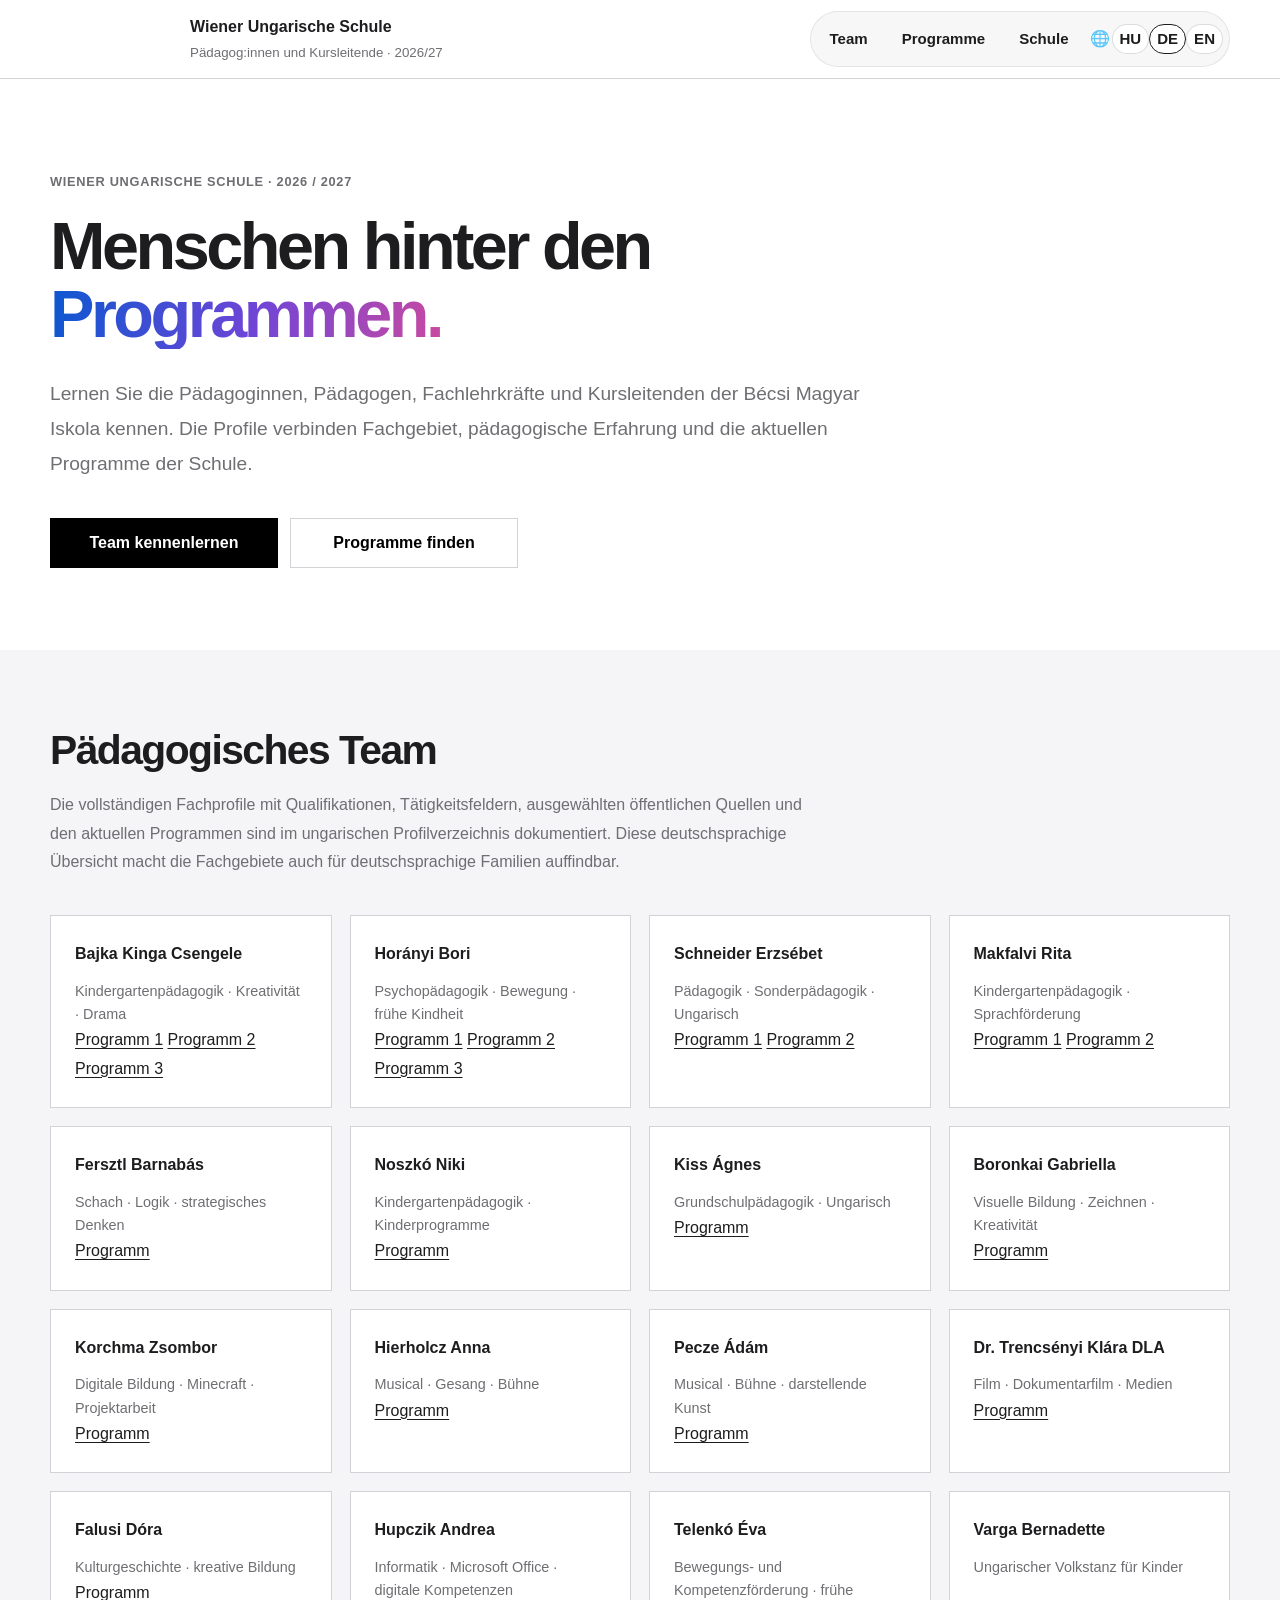
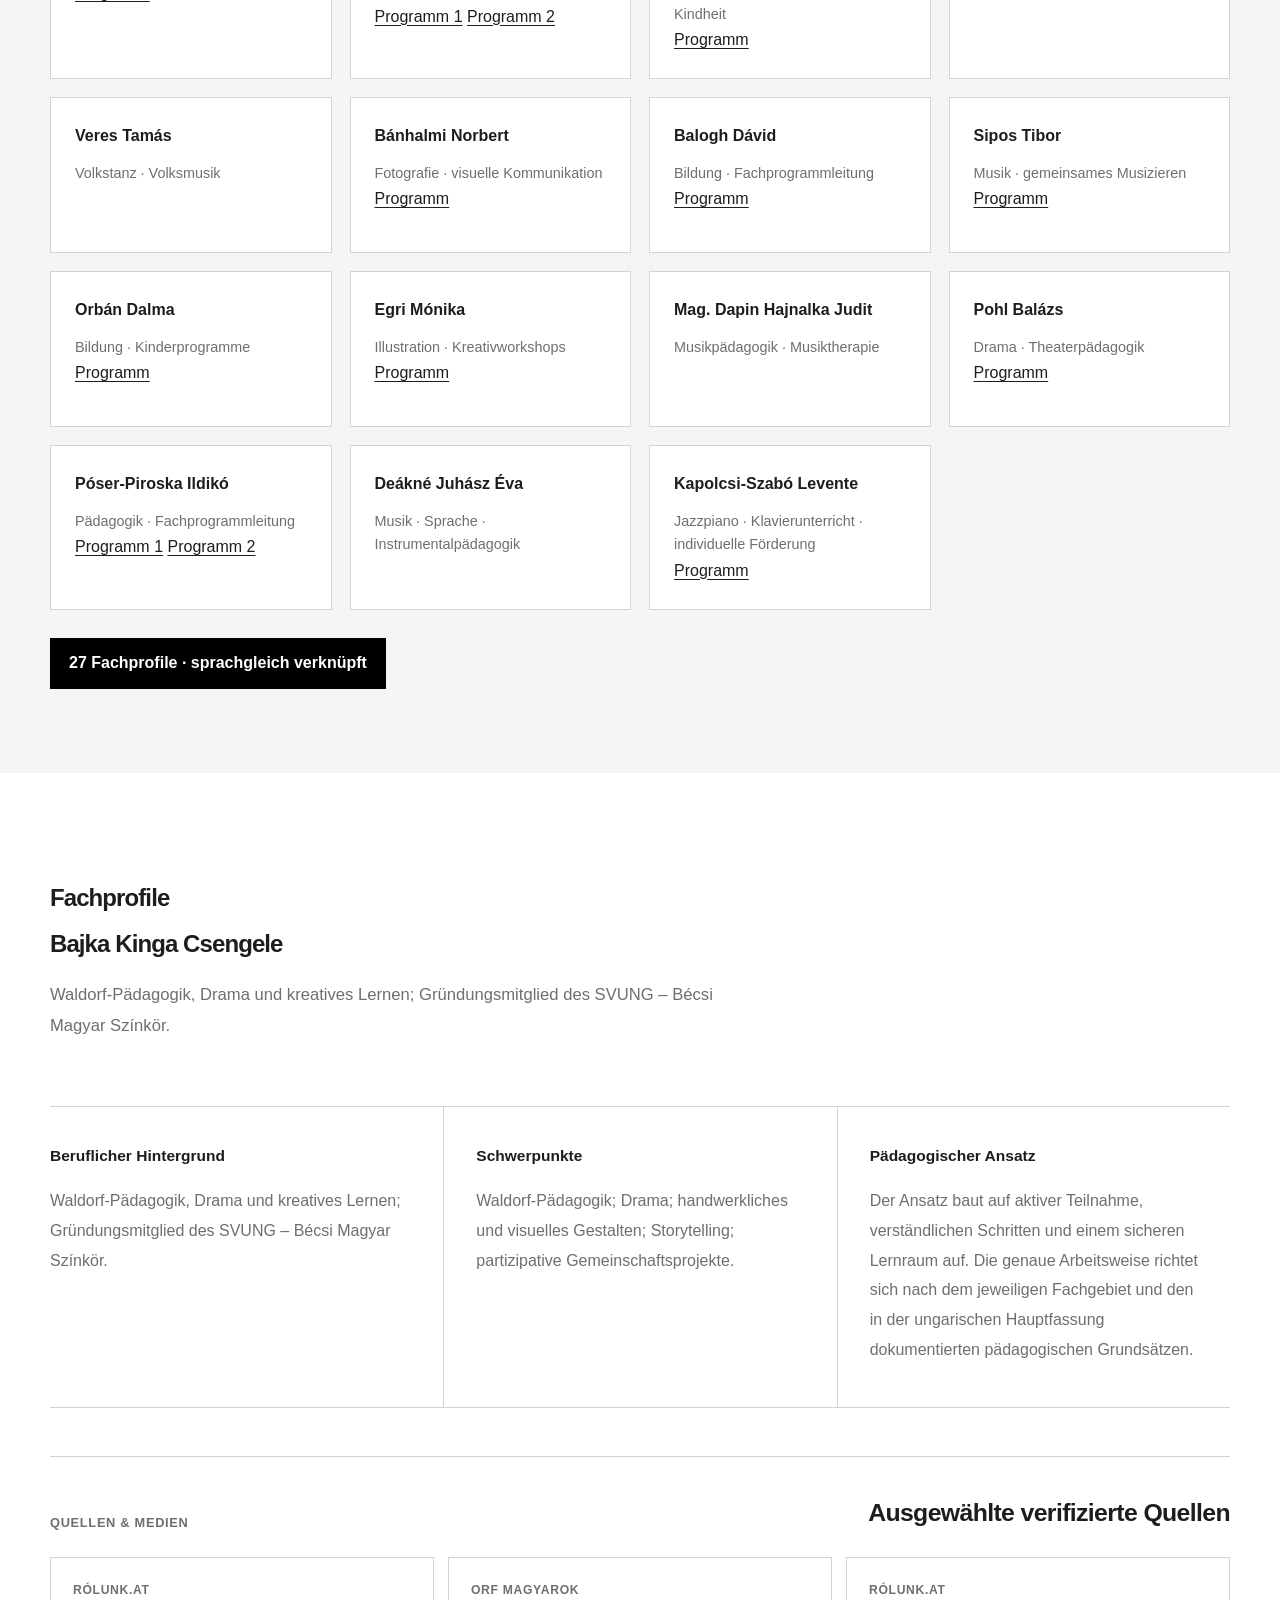
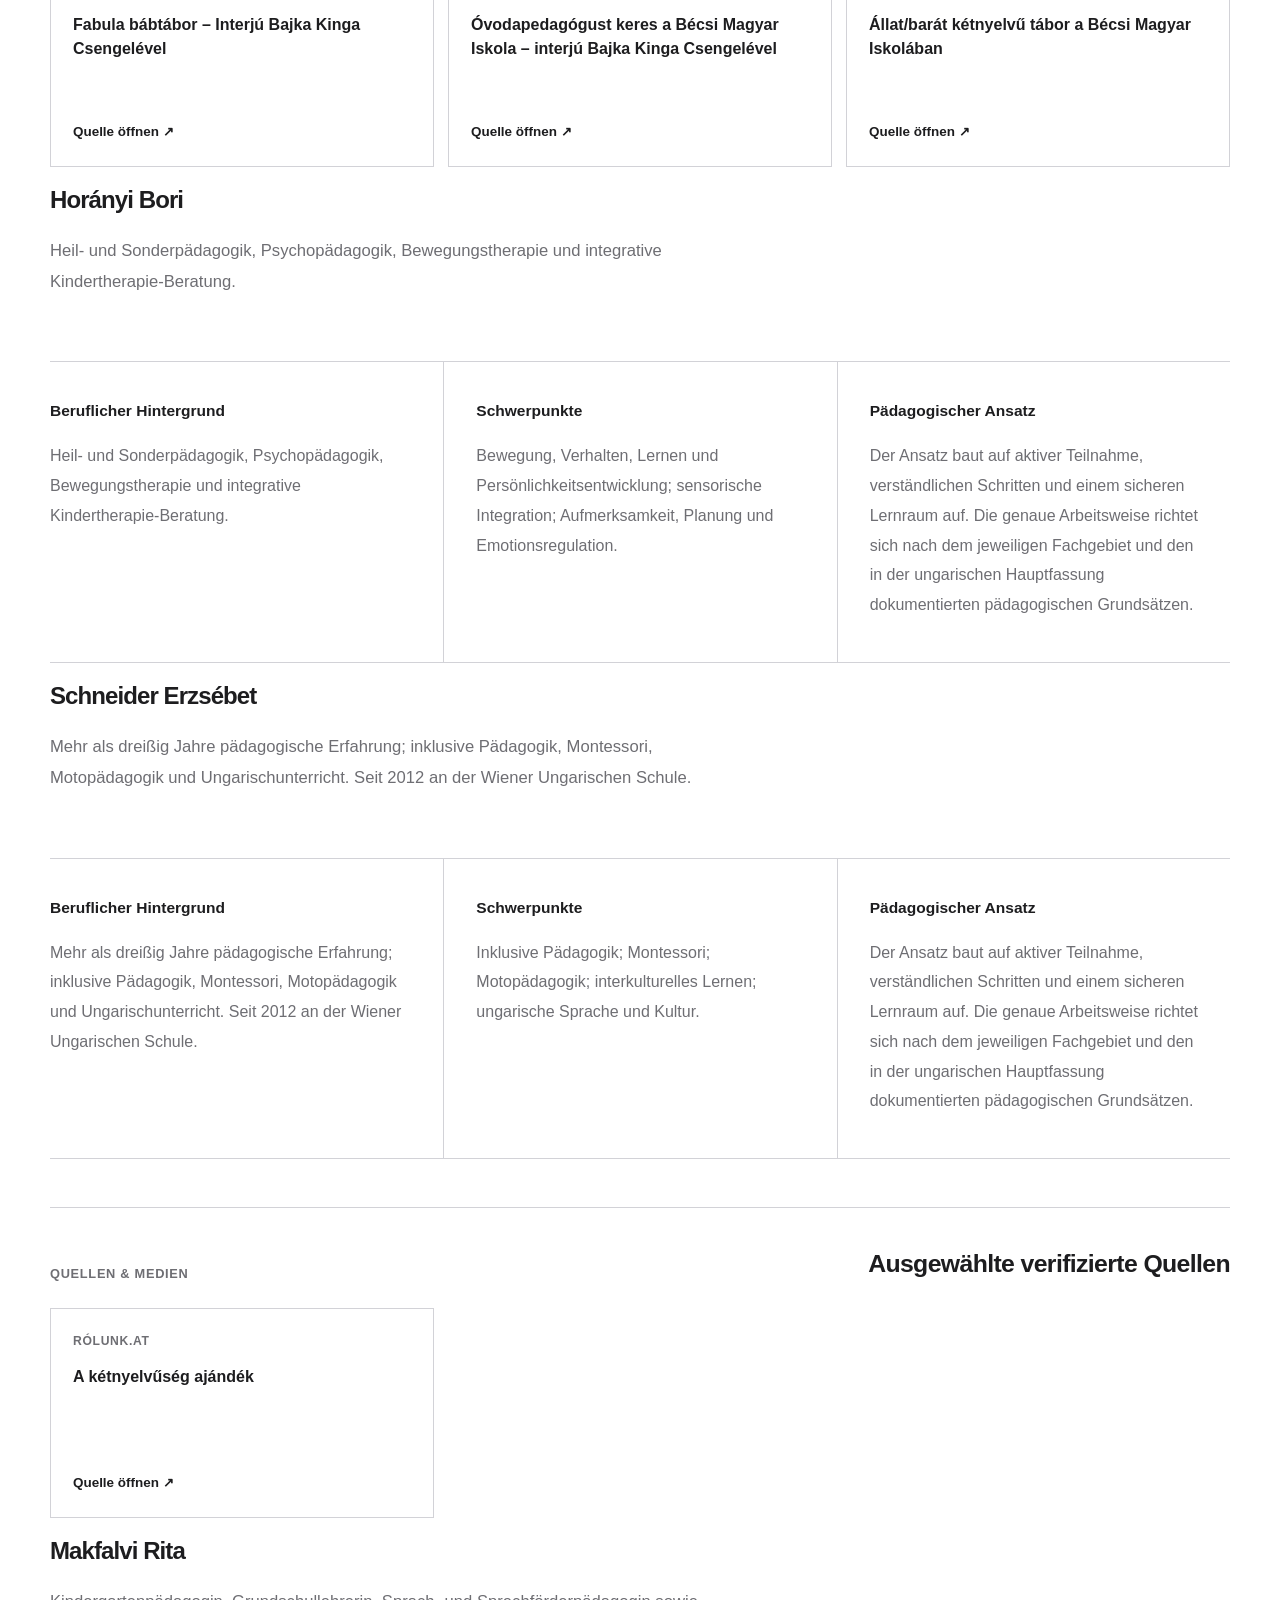
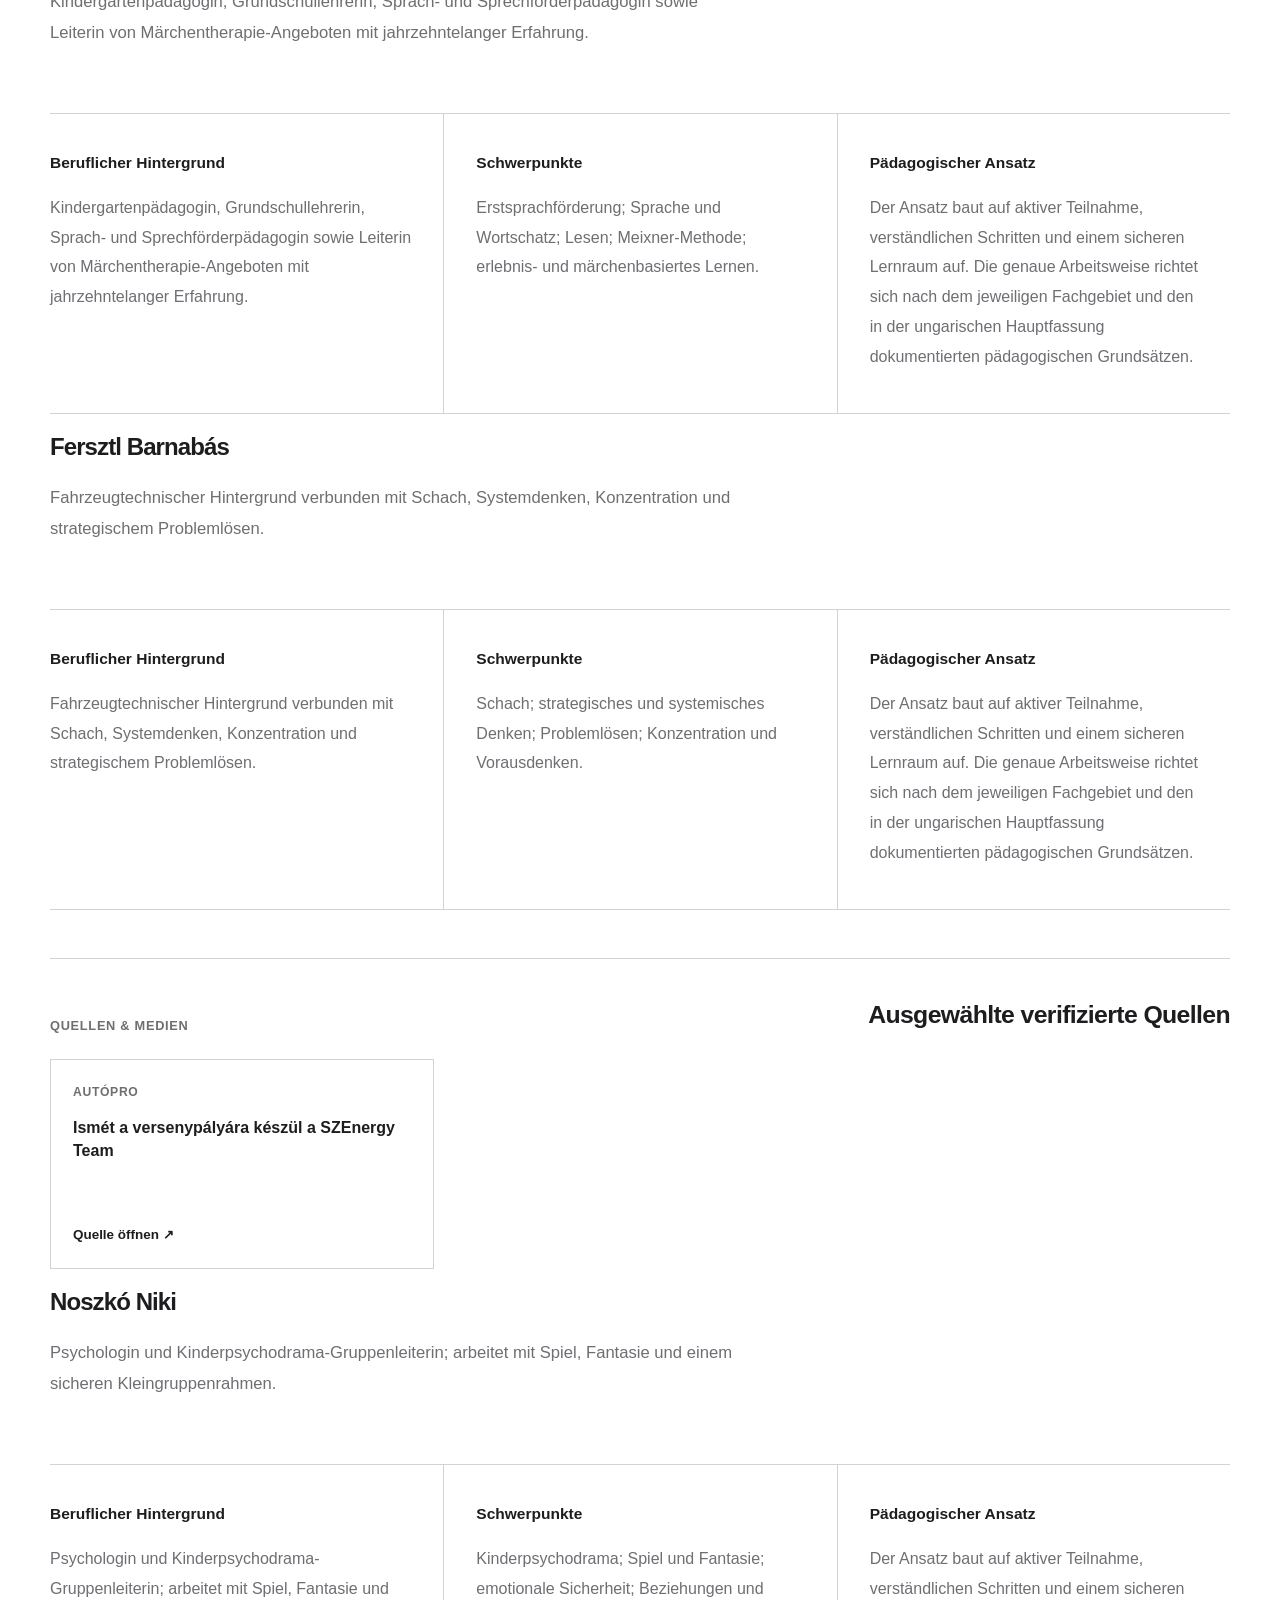
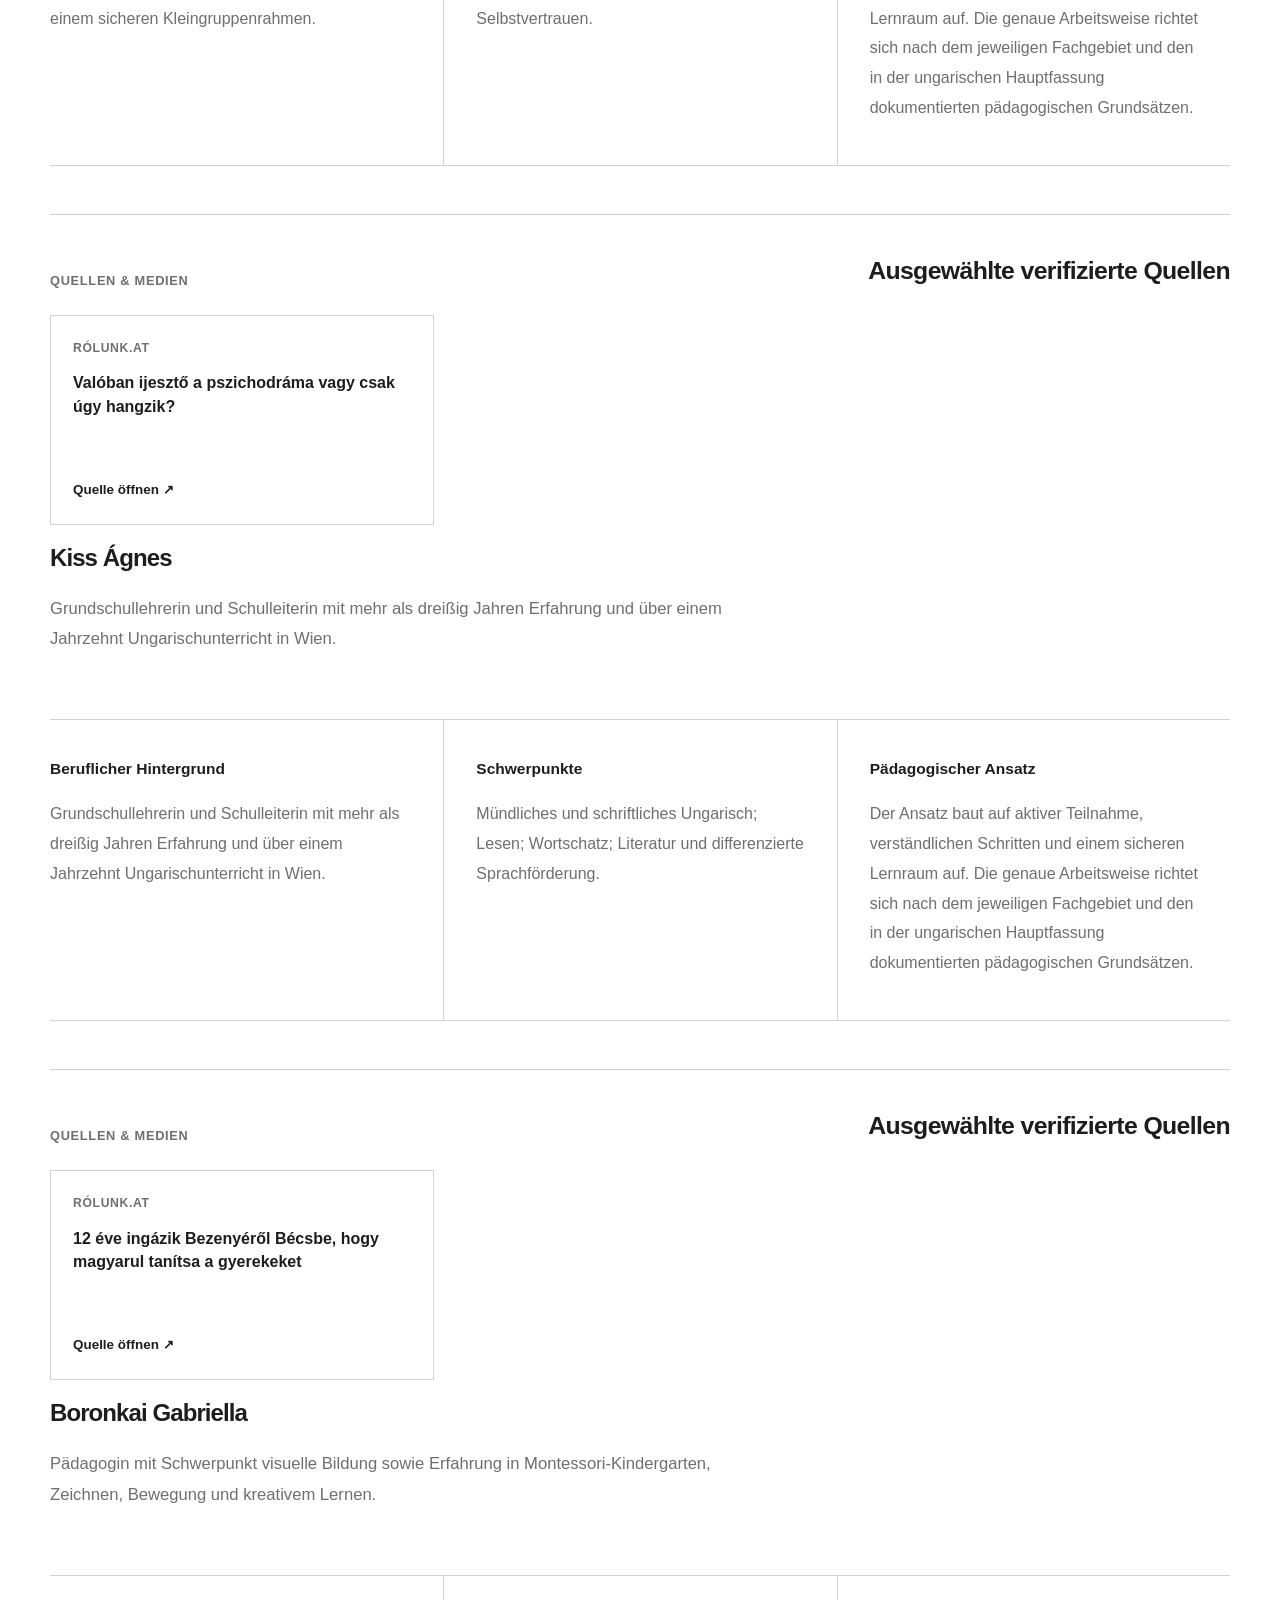
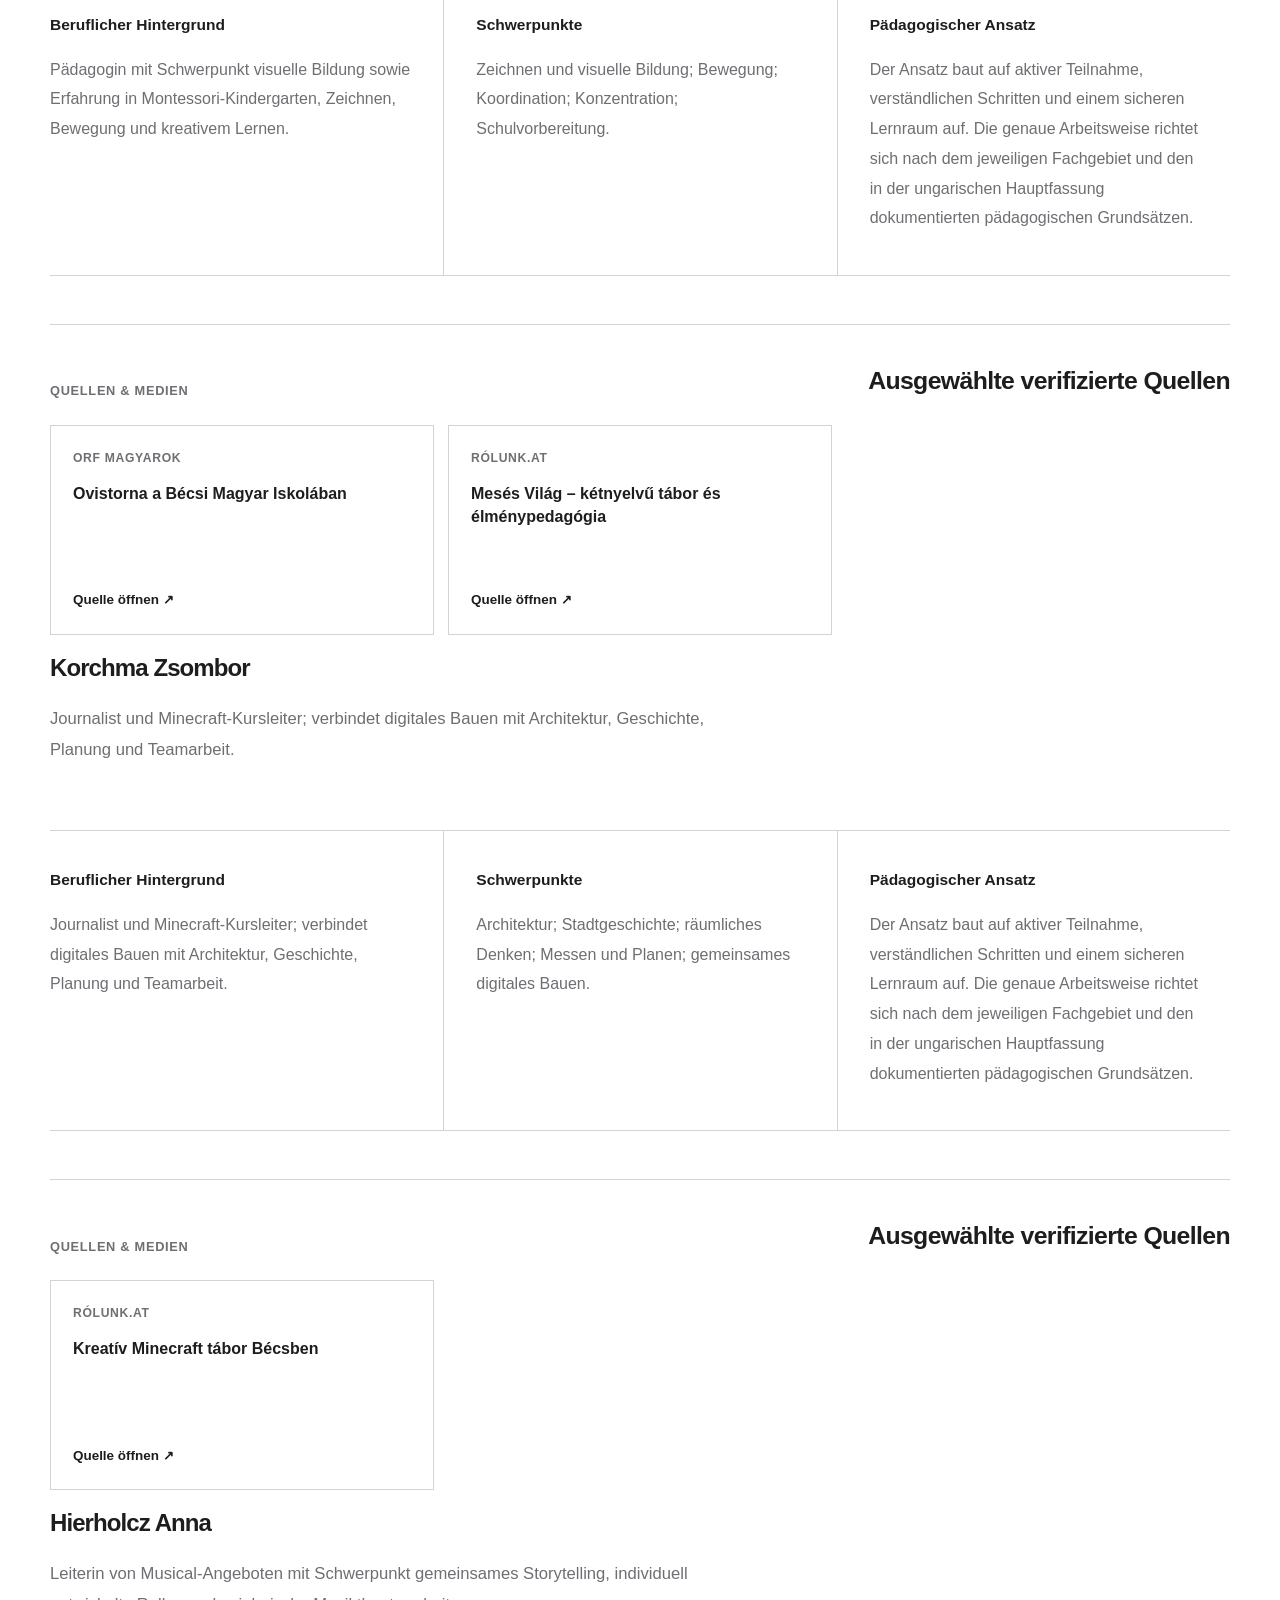
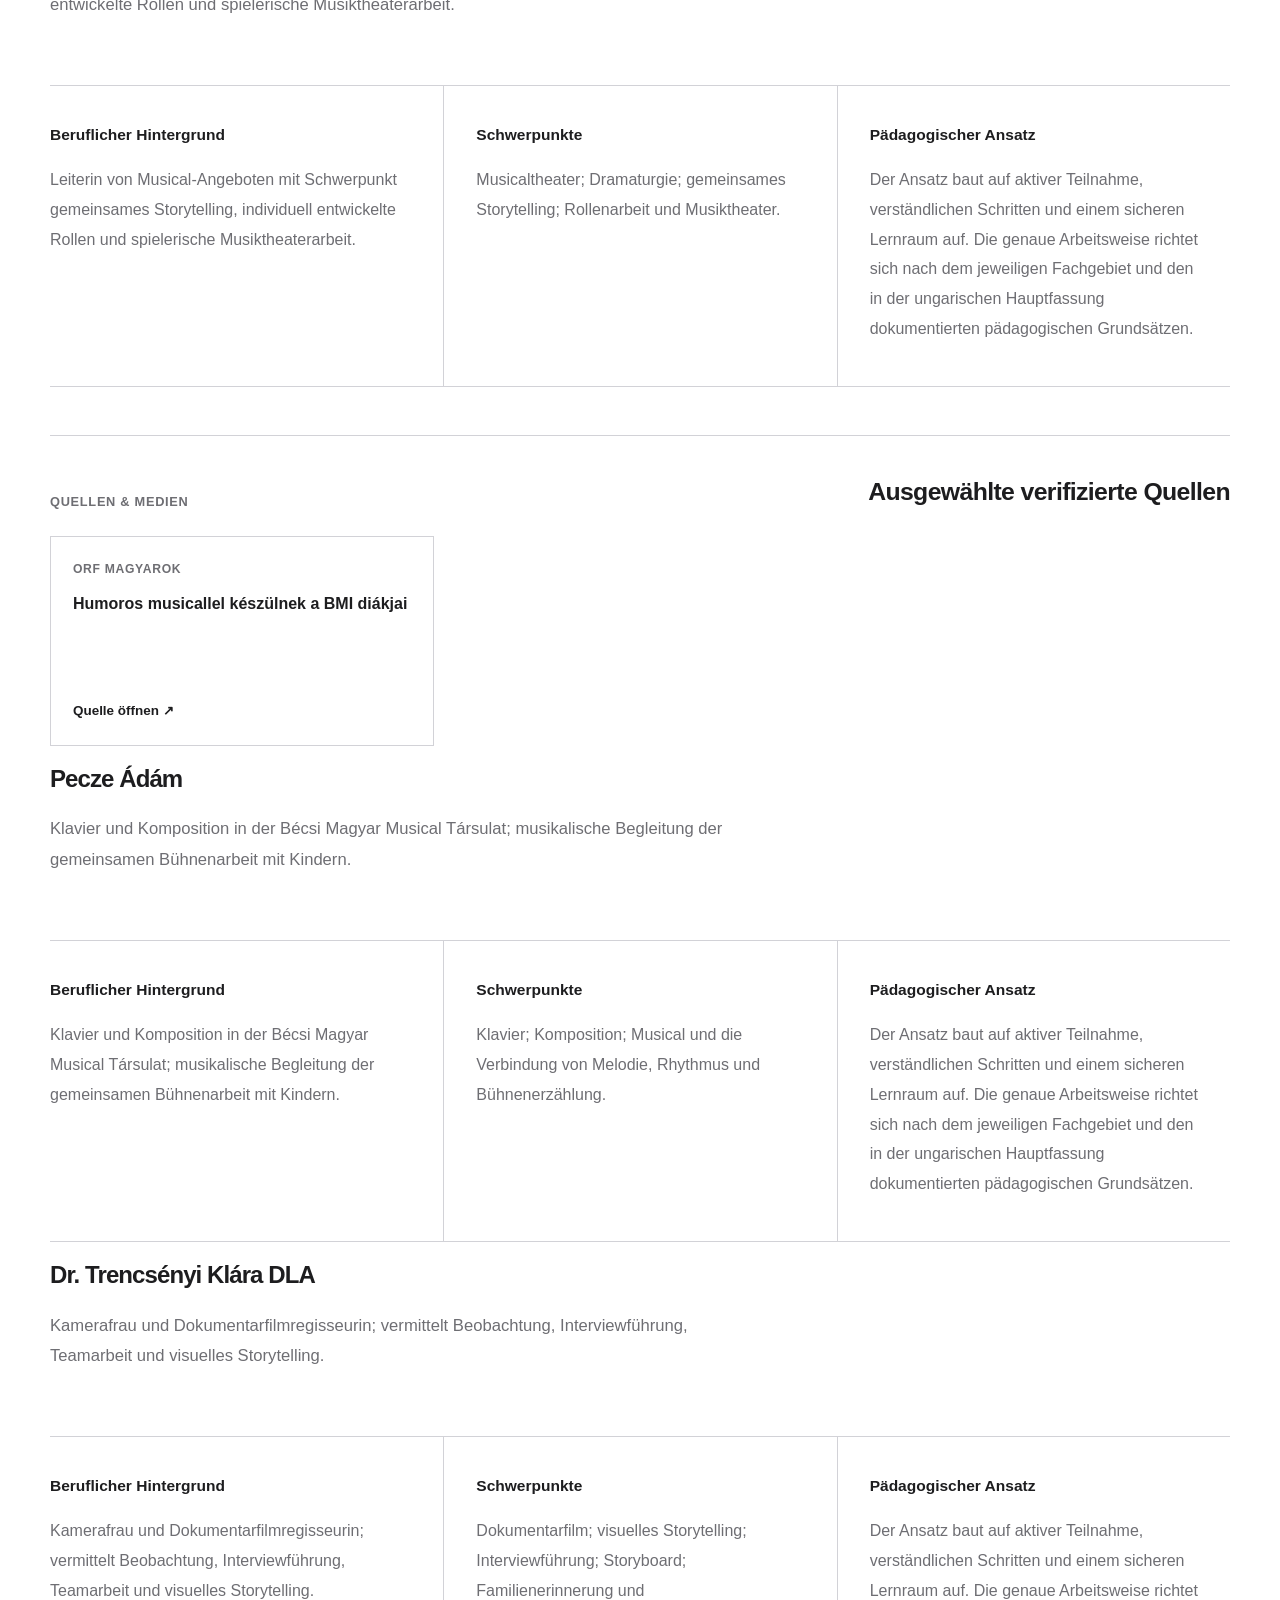
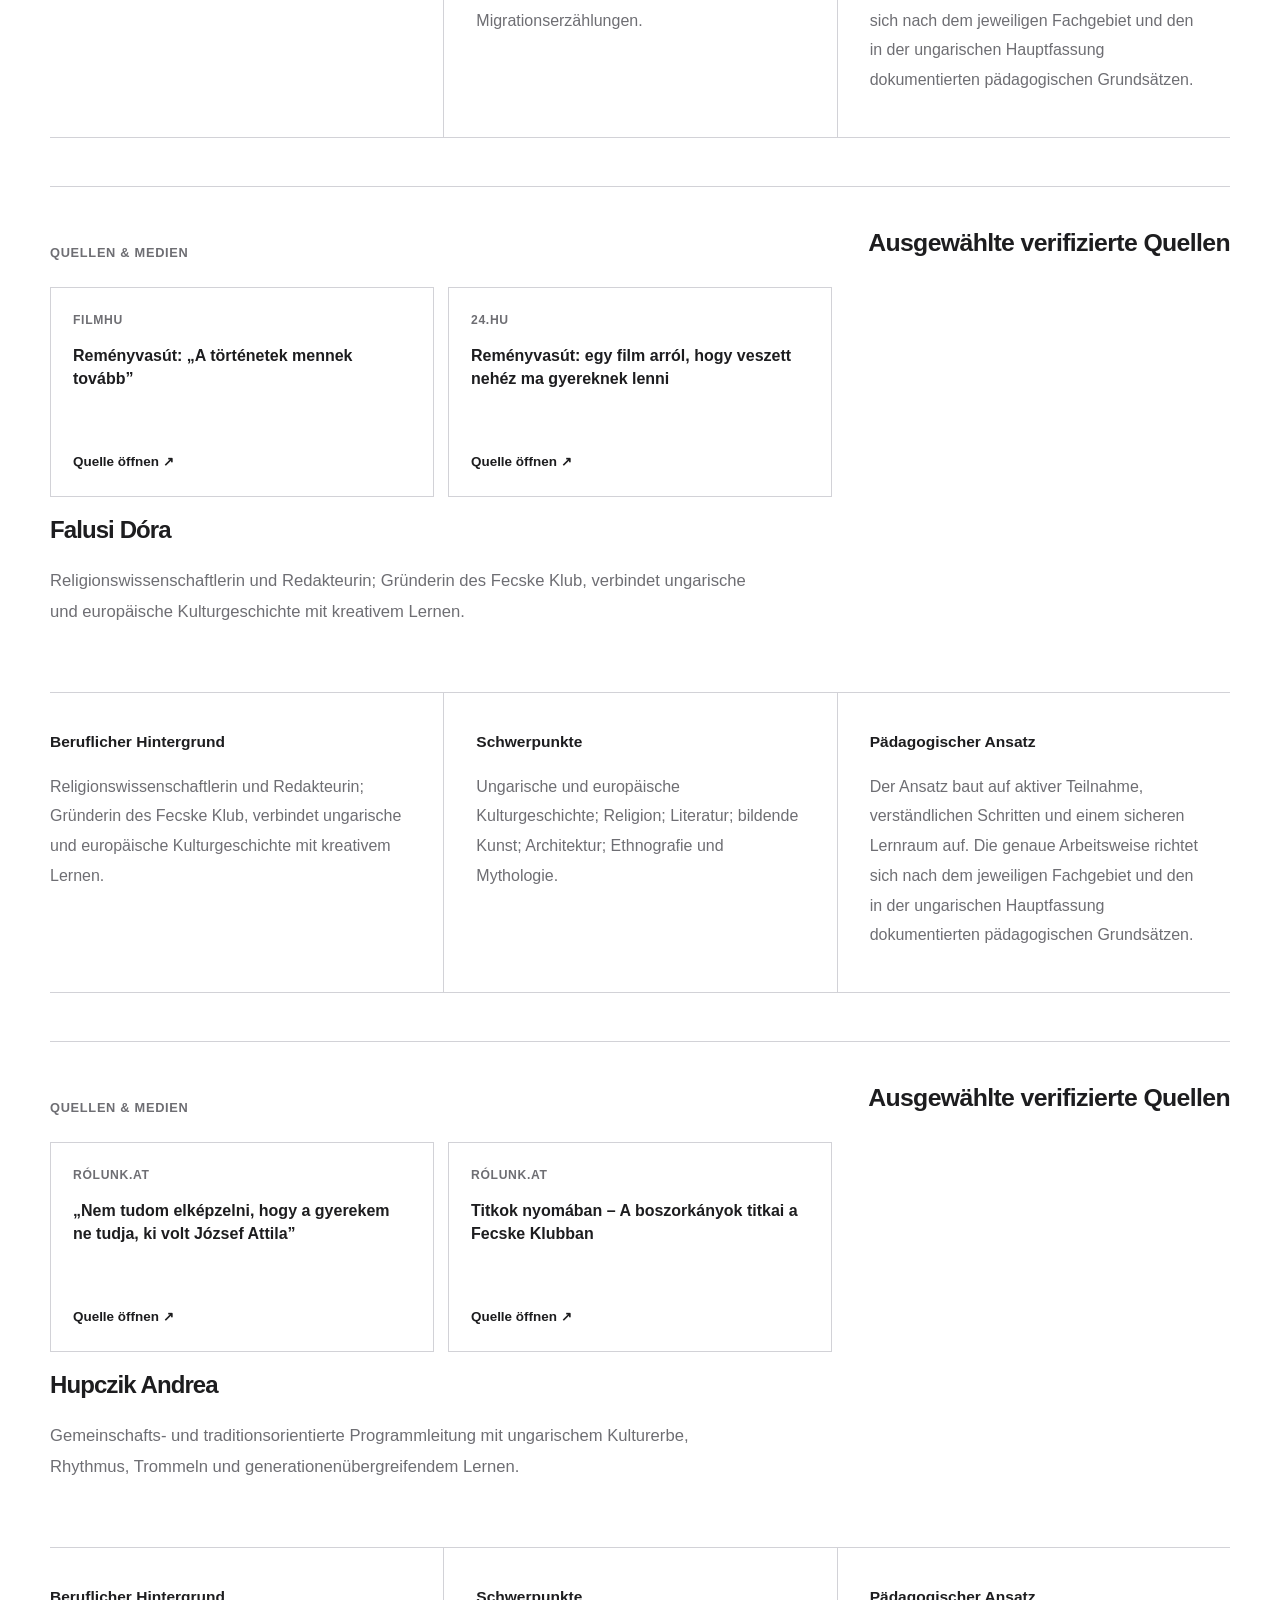
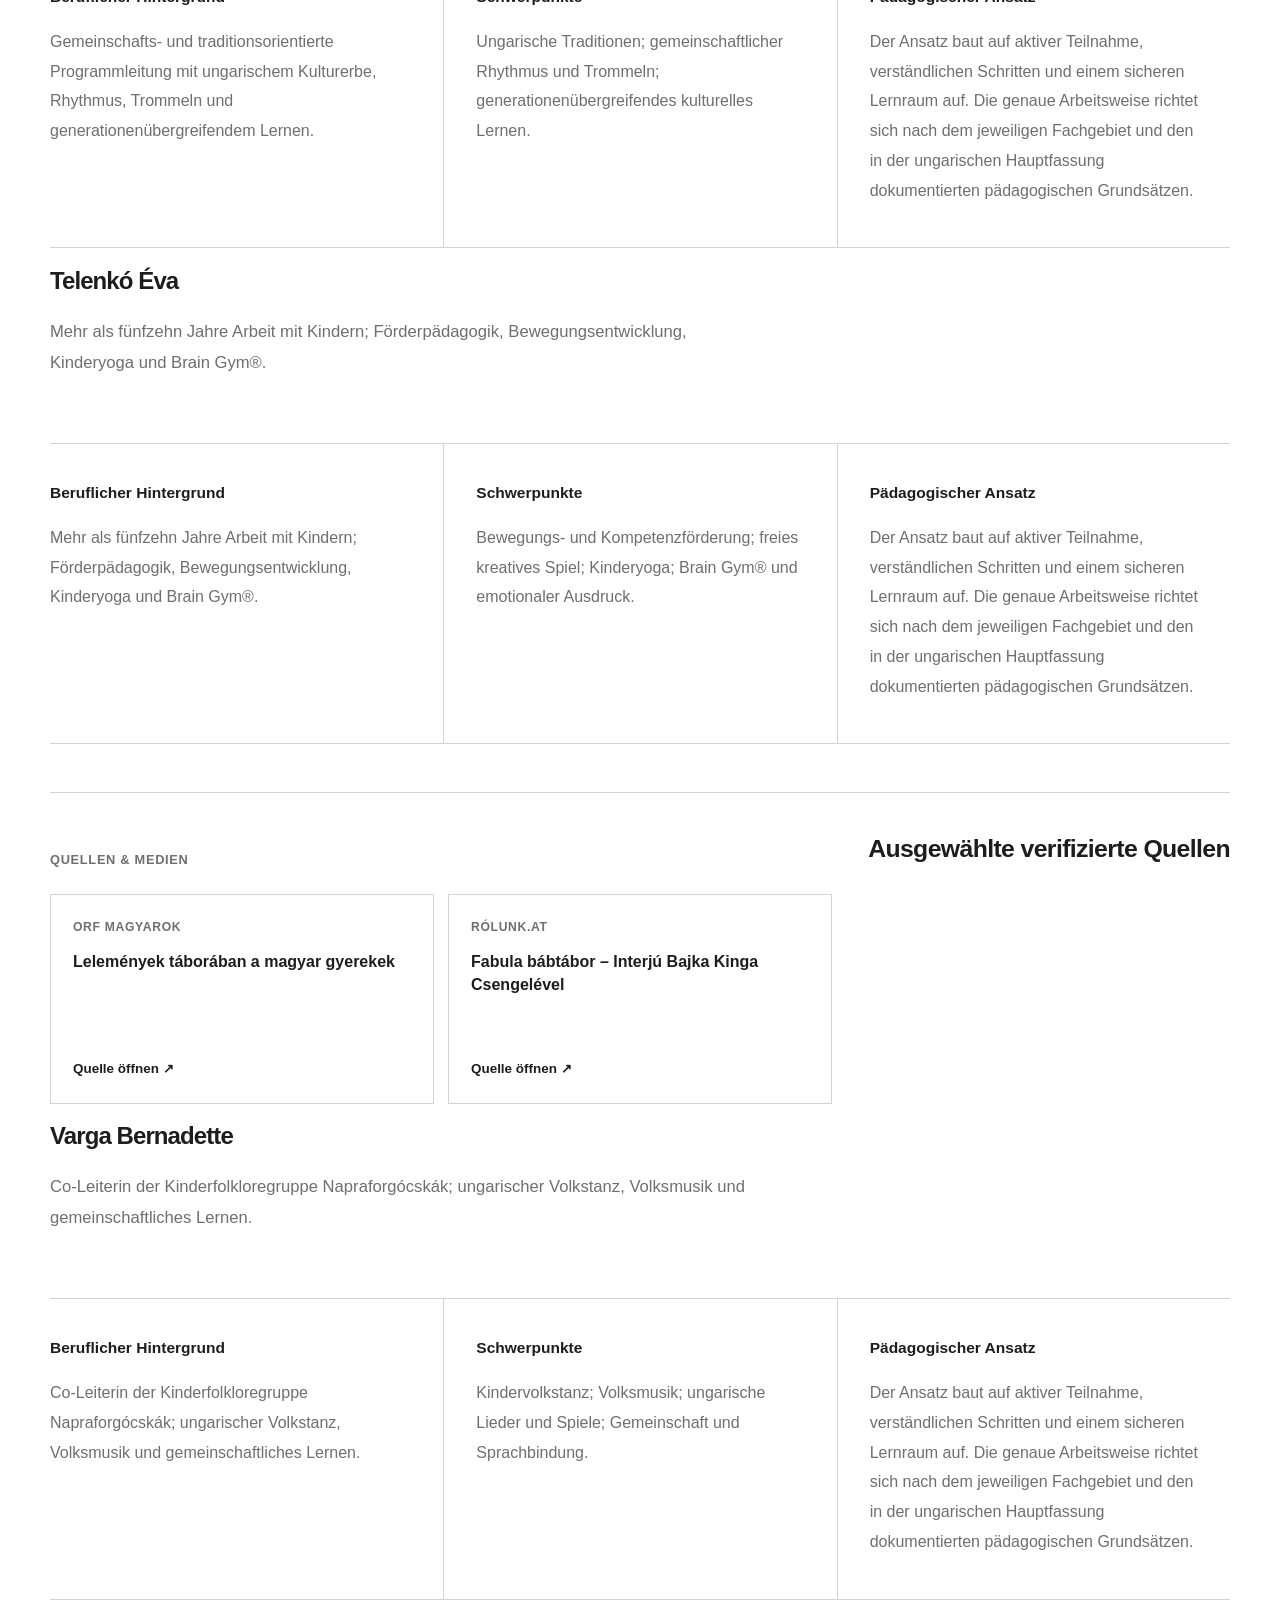
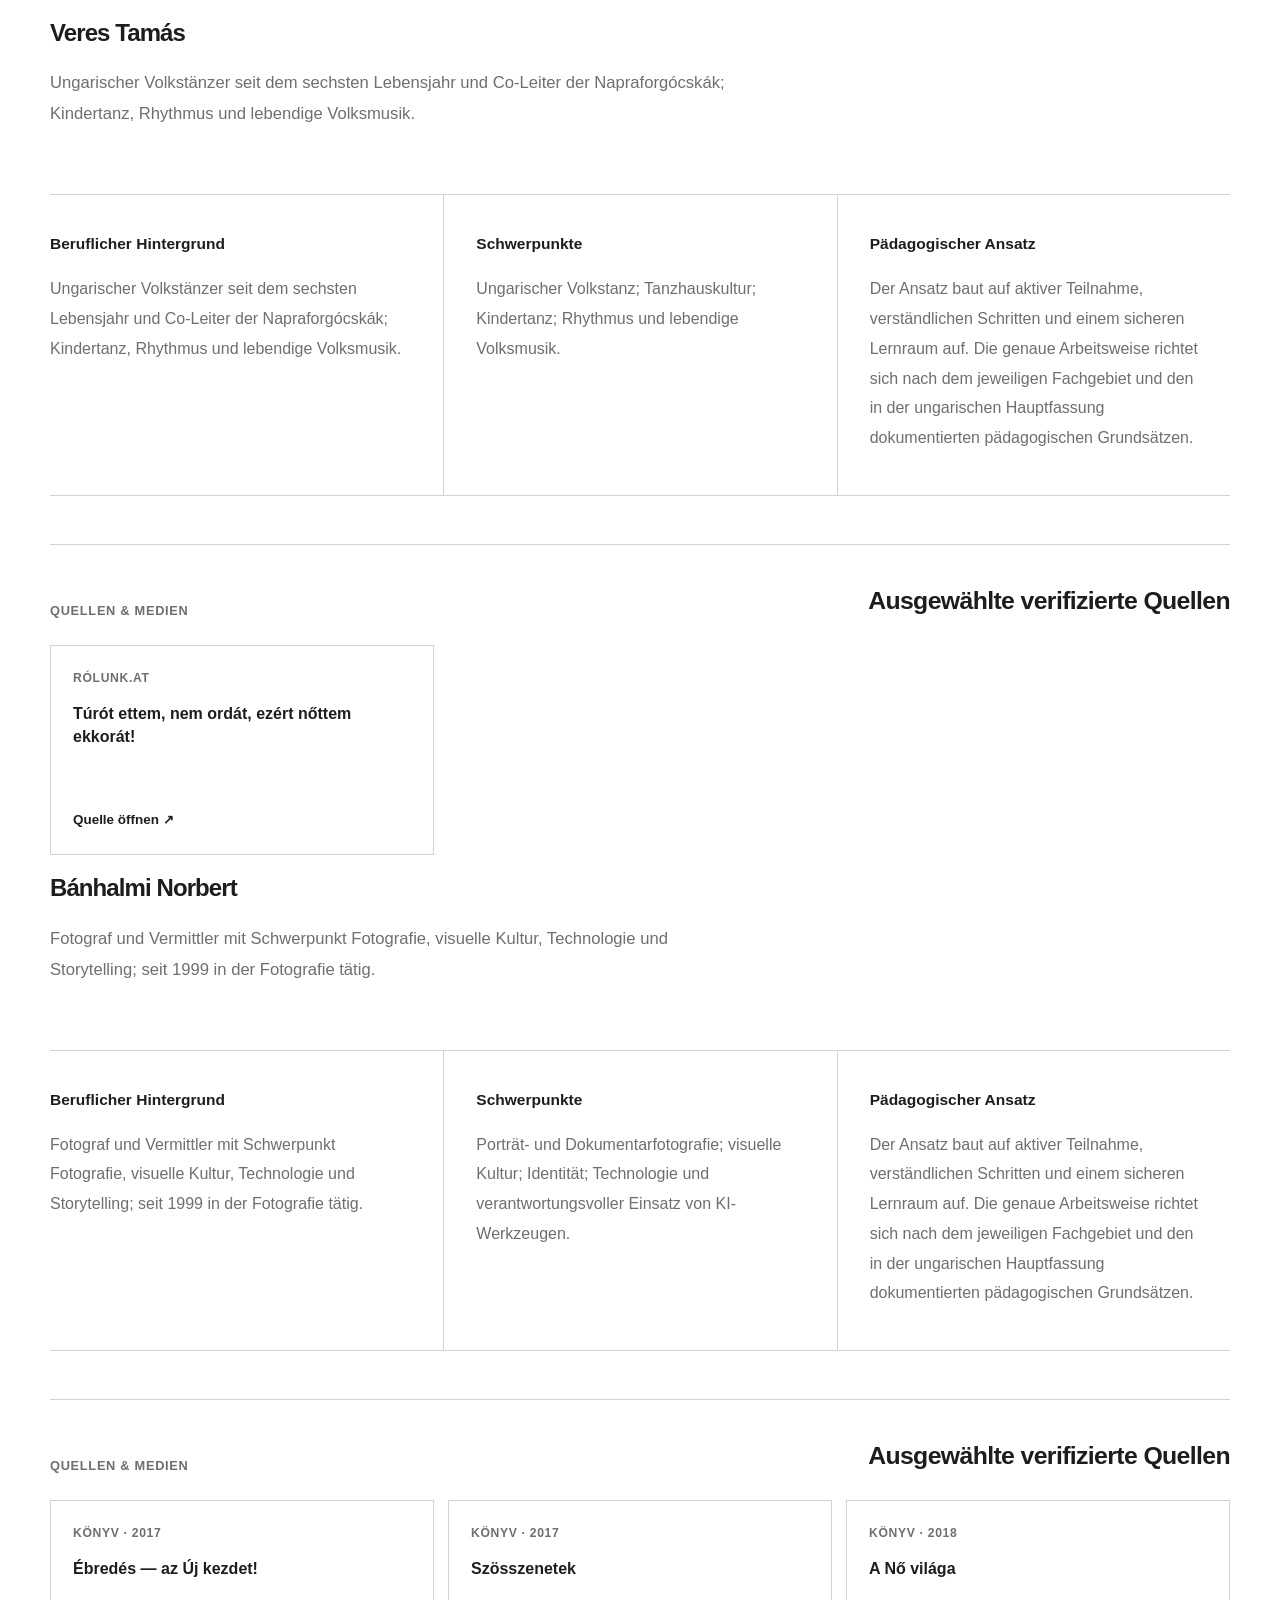
<file: de/index.html>
<!doctype html><html lang="de-AT"><head>
<meta charset="utf-8"><meta name="viewport" content="width=device-width,initial-scale=1,viewport-fit=cover">
<title>Ungarische Pädagog:innen in Wien | Wiener Ungarische Schule</title>
<meta name="description" content="Pädagoginnen, Pädagogen und Kursleitende der Wiener Ungarischen Schule: Fachgebiete, pädagogischer Hintergrund und Programme für Kinder, Jugendliche und Erwachsene in Wien.">
<link rel="canonical" href="https://tanarok.magyariskola.at/de/"><link rel="alternate" hreflang="hu-AT" href="https://tanarok.magyariskola.at/"><link rel="alternate" hreflang="de-AT" href="https://tanarok.magyariskola.at/de/"><link rel="alternate" hreflang="en" href="https://tanarok.magyariskola.at/en/"><link rel="alternate" hreflang="x-default" href="https://tanarok.magyariskola.at/">
<meta name="robots" content="index,follow,max-snippet:-1,max-image-preview:large"><link rel="stylesheet" href="../styles.css?v=20260929-i18n">
<script type="application/ld+json">{"@context":"https://schema.org","@graph":[{"@type":["EducationalOrganization","School"],"@id":"https://www.magyariskola.at/#school","name":"Bécsi Magyar Iskola","alternateName":["BMI","Wiener Ungarische Schule","WUS"],"url":"https://www.magyariskola.at/","foundingDate":"1987"},{"@type":"CollectionPage","@id":"https://tanarok.magyariskola.at/de/#page","url":"https://tanarok.magyariskola.at/de/","name":"Ungarische Pädagog:innen in Wien","inLanguage":"de-AT","about":{"@id":"https://www.magyariskola.at/#school"}},{"@type":"Person","@id":"https://tanarok.magyariskola.at/de/#kapolcsi-szabo-levente","name":"Kapolcsi-Szabó Levente","description":"Jazzpianist und Klavierlehrer · individueller Klavierunterricht","worksFor":{"@id":"https://www.magyariskola.at/#school"},"knowsAbout":["Klavierunterricht","Jazzpiano","klassisches Klavier","Pop","Rock"],"subjectOf":[{"@type":"Course","@id":"https://programvalaszto.magyariskola.at/de/programs.html#zongoraoktatas","url":"https://programvalaszto.magyariskola.at/de/programs.html#zongoraoktatas"}]}]}</script>
<script type="application/ld+json" id="teacher-person-graph">{"@context":"https://schema.org","@graph":[{"@type":"Person","@id":"https://tanarok.magyariskola.at/de/#bajka-kinga-csengele","name":"Bajka Kinga Csengele","description":"Kindergartenpädagogik · Kreativität · Drama","worksFor":{"@id":"https://www.magyariskola.at/#school"},"knowsAbout":["Kindergartenpädagogik","Kreativität","Drama"],"subjectOf":[{"@type":"Course","@id":"https://programvalaszto.magyariskola.at/de/programs.html#ovoda","url":"https://programvalaszto.magyariskola.at/de/programs.html#ovoda"},{"@type":"Course","@id":"https://programvalaszto.magyariskola.at/de/programs.html#varazsceruza","url":"https://programvalaszto.magyariskola.at/de/programs.html#varazsceruza"},{"@type":"Course","@id":"https://programvalaszto.magyariskola.at/de/programs.html#kicsi-svung","url":"https://programvalaszto.magyariskola.at/de/programs.html#kicsi-svung"}]},{"@type":"Person","@id":"https://tanarok.magyariskola.at/de/#horanyi-bori","name":"Horányi Bori","description":"Psychopädagogik · Bewegung · frühe Kindheit","worksFor":{"@id":"https://www.magyariskola.at/#school"},"knowsAbout":["Psychopädagogik","Bewegung","frühe Kindheit"],"subjectOf":[{"@type":"Course","@id":"https://programvalaszto.magyariskola.at/de/programs.html#nyelv","url":"https://programvalaszto.magyariskola.at/de/programs.html#nyelv"},{"@type":"Course","@id":"https://programvalaszto.magyariskola.at/de/programs.html#alapozo","url":"https://programvalaszto.magyariskola.at/de/programs.html#alapozo"},{"@type":"Course","@id":"https://programvalaszto.magyariskola.at/de/programs.html#fokusz","url":"https://programvalaszto.magyariskola.at/de/programs.html#fokusz"}]},{"@type":"Person","@id":"https://tanarok.magyariskola.at/de/#schneider-erzsebet","name":"Schneider Erzsébet","description":"Pädagogik · Sonderpädagogik · Ungarisch","worksFor":{"@id":"https://www.magyariskola.at/#school"},"knowsAbout":["Pädagogik","Sonderpädagogik","Ungarisch"],"subjectOf":[{"@type":"Course","@id":"https://programvalaszto.magyariskola.at/de/programs.html#aspern","url":"https://programvalaszto.magyariskola.at/de/programs.html#aspern"},{"@type":"Course","@id":"https://programvalaszto.magyariskola.at/de/programs.html#seestadt","url":"https://programvalaszto.magyariskola.at/de/programs.html#seestadt"}]},{"@type":"Person","@id":"https://tanarok.magyariskola.at/de/#makfalvi-rita","name":"Makfalvi Rita","description":"Kindergartenpädagogik · Sprachförderung","worksFor":{"@id":"https://www.magyariskola.at/#school"},"knowsAbout":["Kindergartenpädagogik","Sprachförderung"],"subjectOf":[{"@type":"Course","@id":"https://programvalaszto.magyariskola.at/de/programs.html#ovoda-baden","url":"https://programvalaszto.magyariskola.at/de/programs.html#ovoda-baden"},{"@type":"Course","@id":"https://programvalaszto.magyariskola.at/de/programs.html#iskola-baden","url":"https://programvalaszto.magyariskola.at/de/programs.html#iskola-baden"}]},{"@type":"Person","@id":"https://tanarok.magyariskola.at/de/#fersztl-barnabas","name":"Fersztl Barnabás","description":"Schach · Logik · strategisches Denken","worksFor":{"@id":"https://www.magyariskola.at/#school"},"knowsAbout":["Schach","Logik","strategisches Denken"],"subjectOf":[{"@type":"Course","@id":"https://programvalaszto.magyariskola.at/de/programs.html#sakk","url":"https://programvalaszto.magyariskola.at/de/programs.html#sakk"}]},{"@type":"Person","@id":"https://tanarok.magyariskola.at/de/#noszko-niki","name":"Noszkó Niki","description":"Kindergartenpädagogik · Kinderprogramme","worksFor":{"@id":"https://www.magyariskola.at/#school"},"knowsAbout":["Kindergartenpädagogik","Kinderprogramme"],"subjectOf":[{"@type":"Course","@id":"https://programvalaszto.magyariskola.at/de/programs.html#ovoda","url":"https://programvalaszto.magyariskola.at/de/programs.html#ovoda"}]},{"@type":"Person","@id":"https://tanarok.magyariskola.at/de/#kiss-agnes","name":"Kiss Ágnes","description":"Grundschulpädagogik · Ungarisch","worksFor":{"@id":"https://www.magyariskola.at/#school"},"knowsAbout":["Grundschulpädagogik","Ungarisch"],"subjectOf":[{"@type":"Course","@id":"https://programvalaszto.magyariskola.at/de/programs.html#schweden-1","url":"https://programvalaszto.magyariskola.at/de/programs.html#schweden-1"}]},{"@type":"Person","@id":"https://tanarok.magyariskola.at/de/#boronkai-gabriella","name":"Boronkai Gabriella","description":"Visuelle Bildung · Zeichnen · Kreativität","worksFor":{"@id":"https://www.magyariskola.at/#school"},"knowsAbout":["Visuelle Bildung","Zeichnen","Kreativität"],"subjectOf":[{"@type":"Course","@id":"https://programvalaszto.magyariskola.at/de/programs.html#rajztabla","url":"https://programvalaszto.magyariskola.at/de/programs.html#rajztabla"}]},{"@type":"Person","@id":"https://tanarok.magyariskola.at/de/#korchma-zsombor","name":"Korchma Zsombor","description":"Digitale Bildung · Minecraft · Projektarbeit","worksFor":{"@id":"https://www.magyariskola.at/#school"},"knowsAbout":["Digitale Bildung","Minecraft","Projektarbeit"],"subjectOf":[{"@type":"Course","@id":"https://programvalaszto.magyariskola.at/de/programs.html#becscraft","url":"https://programvalaszto.magyariskola.at/de/programs.html#becscraft"}]},{"@type":"Person","@id":"https://tanarok.magyariskola.at/de/#hierholcz-anna","name":"Hierholcz Anna","description":"Musical · Gesang · Bühne","worksFor":{"@id":"https://www.magyariskola.at/#school"},"knowsAbout":["Musical","Gesang","Bühne"],"subjectOf":[{"@type":"Course","@id":"https://programvalaszto.magyariskola.at/de/programs.html#mamut","url":"https://programvalaszto.magyariskola.at/de/programs.html#mamut"}]},{"@type":"Person","@id":"https://tanarok.magyariskola.at/de/#pecze-adam","name":"Pecze Ádám","description":"Musical · Bühne · darstellende Kunst","worksFor":{"@id":"https://www.magyariskola.at/#school"},"knowsAbout":["Musical","Bühne","darstellende Kunst"],"subjectOf":[{"@type":"Course","@id":"https://programvalaszto.magyariskola.at/de/programs.html#mamut","url":"https://programvalaszto.magyariskola.at/de/programs.html#mamut"}]},{"@type":"Person","@id":"https://tanarok.magyariskola.at/de/#trencsenyi-klara","name":"Dr. Trencsényi Klára DLA","description":"Film · Dokumentarfilm · Medien","worksFor":{"@id":"https://www.magyariskola.at/#school"},"knowsAbout":["Film","Dokumentarfilm","Medien"],"subjectOf":[{"@type":"Course","@id":"https://programvalaszto.magyariskola.at/de/programs.html#filmes","url":"https://programvalaszto.magyariskola.at/de/programs.html#filmes"}]},{"@type":"Person","@id":"https://tanarok.magyariskola.at/de/#falusi-dora","name":"Falusi Dóra","description":"Kulturgeschichte · kreative Bildung","worksFor":{"@id":"https://www.magyariskola.at/#school"},"knowsAbout":["Kulturgeschichte","kreative Bildung"],"subjectOf":[{"@type":"Course","@id":"https://programvalaszto.magyariskola.at/de/programs.html#fecskeklub","url":"https://programvalaszto.magyariskola.at/de/programs.html#fecskeklub"}]},{"@type":"Person","@id":"https://tanarok.magyariskola.at/de/#hupczik-andrea","name":"Hupczik Andrea","description":"Informatik · Microsoft Office · digitale Kompetenzen","worksFor":{"@id":"https://www.magyariskola.at/#school"},"knowsAbout":["Informatik","Microsoft Office","digitale Kompetenzen"],"subjectOf":[{"@type":"Course","@id":"https://programvalaszto.magyariskola.at/de/programs.html#vilagfa","url":"https://programvalaszto.magyariskola.at/de/programs.html#vilagfa"},{"@type":"Course","@id":"https://programvalaszto.magyariskola.at/de/programs.html#mos","url":"https://programvalaszto.magyariskola.at/de/programs.html#mos"}]},{"@type":"Person","@id":"https://tanarok.magyariskola.at/de/#telenko-eva","name":"Telenkó Éva","description":"Bewegungs- und Kompetenzförderung · frühe Kindheit","worksFor":{"@id":"https://www.magyariskola.at/#school"},"knowsAbout":["Bewegungs- und Kompetenzförderung","frühe Kindheit"],"subjectOf":[{"@type":"Course","@id":"https://programvalaszto.magyariskola.at/de/programs.html#ovoda-baden","url":"https://programvalaszto.magyariskola.at/de/programs.html#ovoda-baden"}]},{"@type":"Person","@id":"https://tanarok.magyariskola.at/de/#varga-bernadette","name":"Varga Bernadette","description":"Ungarischer Volkstanz für Kinder","worksFor":{"@id":"https://www.magyariskola.at/#school"},"knowsAbout":["Ungarischer Volkstanz für Kinder"]},{"@type":"Person","@id":"https://tanarok.magyariskola.at/de/#veres-tamas","name":"Veres Tamás","description":"Volkstanz · Volksmusik","worksFor":{"@id":"https://www.magyariskola.at/#school"},"knowsAbout":["Volkstanz","Volksmusik"]},{"@type":"Person","@id":"https://tanarok.magyariskola.at/de/#banhalmi-norbert","name":"Bánhalmi Norbert","description":"Fotografie · visuelle Kommunikation","worksFor":{"@id":"https://www.magyariskola.at/#school"},"knowsAbout":["Fotografie","visuelle Kommunikation"],"subjectOf":[{"@type":"Course","@id":"https://programvalaszto.magyariskola.at/de/programs.html#fotoklub","url":"https://programvalaszto.magyariskola.at/de/programs.html#fotoklub"}]},{"@type":"Person","@id":"https://tanarok.magyariskola.at/de/#balogh-david","name":"Balogh Dávid","description":"Bildung · Fachprogrammleitung","worksFor":{"@id":"https://www.magyariskola.at/#school"},"knowsAbout":["Bildung","Fachprogrammleitung"],"subjectOf":[{"@type":"Course","@id":"https://programvalaszto.magyariskola.at/de/programs.html#fotoklub","url":"https://programvalaszto.magyariskola.at/de/programs.html#fotoklub"}]},{"@type":"Person","@id":"https://tanarok.magyariskola.at/de/#sipos-tibor","name":"Sipos Tibor","description":"Musik · gemeinsames Musizieren","worksFor":{"@id":"https://www.magyariskola.at/#school"},"knowsAbout":["Musik","gemeinsames Musizieren"],"subjectOf":[{"@type":"Course","@id":"https://programvalaszto.magyariskola.at/de/programs.html#kezdo-neptanc","url":"https://programvalaszto.magyariskola.at/de/programs.html#kezdo-neptanc"}]},{"@type":"Person","@id":"https://tanarok.magyariskola.at/de/#orban-dalma","name":"Orbán Dalma","description":"Bildung · Kinderprogramme","worksFor":{"@id":"https://www.magyariskola.at/#school"},"knowsAbout":["Bildung","Kinderprogramme"],"subjectOf":[{"@type":"Course","@id":"https://programvalaszto.magyariskola.at/de/programs.html#kezdo-neptanc","url":"https://programvalaszto.magyariskola.at/de/programs.html#kezdo-neptanc"}]},{"@type":"Person","@id":"https://tanarok.magyariskola.at/de/#egri-monika","name":"Egri Mónika","description":"Illustration · Kreativworkshops","worksFor":{"@id":"https://www.magyariskola.at/#school"},"knowsAbout":["Illustration","Kreativworkshops"],"subjectOf":[{"@type":"Course","@id":"https://programvalaszto.magyariskola.at/de/programs.html#rekreacio","url":"https://programvalaszto.magyariskola.at/de/programs.html#rekreacio"}]},{"@type":"Person","@id":"https://tanarok.magyariskola.at/de/#dapin-hajnalka-judit","name":"Mag. Dapin Hajnalka Judit","description":"Musikpädagogik · Musiktherapie","worksFor":{"@id":"https://www.magyariskola.at/#school"},"knowsAbout":["Musikpädagogik","Musiktherapie"]},{"@type":"Person","@id":"https://tanarok.magyariskola.at/de/#pohl-balazs","name":"Pohl Balázs","description":"Drama · Theaterpädagogik","worksFor":{"@id":"https://www.magyariskola.at/#school"},"knowsAbout":["Drama","Theaterpädagogik"],"subjectOf":[{"@type":"Course","@id":"https://programvalaszto.magyariskola.at/de/programs.html#gimi-svung","url":"https://programvalaszto.magyariskola.at/de/programs.html#gimi-svung"}]},{"@type":"Person","@id":"https://tanarok.magyariskola.at/de/#poser-piroska-ildiko","name":"Póser-Piroska Ildikó","description":"Pädagogik · Fachprogrammleitung","worksFor":{"@id":"https://www.magyariskola.at/#school"},"knowsAbout":["Pädagogik","Fachprogrammleitung"],"subjectOf":[{"@type":"Course","@id":"https://programvalaszto.magyariskola.at/de/programs.html#napraforgocskak","url":"https://programvalaszto.magyariskola.at/de/programs.html#napraforgocskak"},{"@type":"Course","@id":"https://programvalaszto.magyariskola.at/de/programs.html#cserkeszet","url":"https://programvalaszto.magyariskola.at/de/programs.html#cserkeszet"}]},{"@type":"Person","@id":"https://tanarok.magyariskola.at/de/#deakne-juhasz-eva","name":"Deákné Juhász Éva","description":"Musik · Sprache · Instrumentalpädagogik","worksFor":{"@id":"https://www.magyariskola.at/#school"},"knowsAbout":["Musik","Sprache","Instrumentalpädagogik"]}]}</script></head><body><a class="skip" href="#main">Zum Inhalt</a>
<header class="head"><div class="wrap head-in"><a class="brand" href="https://www.magyariskola.at"><span><b>Wiener Ungarische Schule</b><small>Pädagog:innen und Kursleitende · 2026/27</small></span></a><nav class="nav" aria-label="Hauptnavigation"><a href="#team">Team</a><a href="https://programvalaszto.magyariskola.at/de/">Programme</a><a href="https://www.magyariskola.at">Schule</a><div class="lang-switcher" aria-label="Sprache"><span aria-hidden="true">🌐</span><a href="/" lang="hu">HU</a><a href="/de/" lang="de" aria-current="page">DE</a><a href="/en/" lang="en">EN</a></div></nav></div></header>
<main id="main"><section class="hero"><div class="wrap"><div class="eyebrow">Wiener Ungarische Schule · 2026 / 2027</div><h1>Menschen hinter den <span class="accent">Programmen.</span></h1><p class="lead">Lernen Sie die Pädagoginnen, Pädagogen, Fachlehrkräfte und Kursleitenden der Bécsi Magyar Iskola kennen. Die Profile verbinden Fachgebiet, pädagogische Erfahrung und die aktuellen Programme der Schule.</p><div class="hero-actions"><a class="btn" href="#team">Team kennenlernen</a><a class="btn ghost" href="https://programvalaszto.magyariskola.at/de/">Programme finden</a></div></div></section>
<section class="index" id="team"><div class="wrap"><h2>Pädagogisches Team</h2><p>Die vollständigen Fachprofile mit Qualifikationen, Tätigkeitsfeldern, ausgewählten öffentlichen Quellen und den aktuellen Programmen sind im ungarischen Profilverzeichnis dokumentiert. Diese deutschsprachige Übersicht macht die Fachgebiete auch für deutschsprachige Familien auffindbar.</p>
<div class="teacher-grid">
<div class="teacher-card" id="bajka-kinga-csengele"><strong>Bajka Kinga Csengele</strong><span>Kindergartenpädagogik · Kreativität · Drama</span><div class="teacher-program-links"><a href="https://programvalaszto.magyariskola.at/de/programs.html#ovoda">Programm 1</a> <a href="https://programvalaszto.magyariskola.at/de/programs.html#varazsceruza">Programm 2</a> <a href="https://programvalaszto.magyariskola.at/de/programs.html#kicsi-svung">Programm 3</a></div></div>
<div class="teacher-card" id="horanyi-bori"><strong>Horányi Bori</strong><span>Psychopädagogik · Bewegung · frühe Kindheit</span><div class="teacher-program-links"><a href="https://programvalaszto.magyariskola.at/de/programs.html#nyelv">Programm 1</a> <a href="https://programvalaszto.magyariskola.at/de/programs.html#alapozo">Programm 2</a> <a href="https://programvalaszto.magyariskola.at/de/programs.html#fokusz">Programm 3</a></div></div>
<div class="teacher-card" id="schneider-erzsebet"><strong>Schneider Erzsébet</strong><span>Pädagogik · Sonderpädagogik · Ungarisch</span><div class="teacher-program-links"><a href="https://programvalaszto.magyariskola.at/de/programs.html#aspern">Programm 1</a> <a href="https://programvalaszto.magyariskola.at/de/programs.html#seestadt">Programm 2</a></div></div>
<div class="teacher-card" id="makfalvi-rita"><strong>Makfalvi Rita</strong><span>Kindergartenpädagogik · Sprachförderung</span><div class="teacher-program-links"><a href="https://programvalaszto.magyariskola.at/de/programs.html#ovoda-baden">Programm 1</a> <a href="https://programvalaszto.magyariskola.at/de/programs.html#iskola-baden">Programm 2</a></div></div>
<div class="teacher-card" id="fersztl-barnabas"><strong>Fersztl Barnabás</strong><span>Schach · Logik · strategisches Denken</span><div class="teacher-program-links"><a href="https://programvalaszto.magyariskola.at/de/programs.html#sakk">Programm</a></div></div>
<div class="teacher-card" id="noszko-niki"><strong>Noszkó Niki</strong><span>Kindergartenpädagogik · Kinderprogramme</span><div class="teacher-program-links"><a href="https://programvalaszto.magyariskola.at/de/programs.html#ovoda">Programm</a></div></div>
<div class="teacher-card" id="kiss-agnes"><strong>Kiss Ágnes</strong><span>Grundschulpädagogik · Ungarisch</span><div class="teacher-program-links"><a href="https://programvalaszto.magyariskola.at/de/programs.html#schweden-1">Programm</a></div></div>
<div class="teacher-card" id="boronkai-gabriella"><strong>Boronkai Gabriella</strong><span>Visuelle Bildung · Zeichnen · Kreativität</span><div class="teacher-program-links"><a href="https://programvalaszto.magyariskola.at/de/programs.html#rajztabla">Programm</a></div></div>
<div class="teacher-card" id="korchma-zsombor"><strong>Korchma Zsombor</strong><span>Digitale Bildung · Minecraft · Projektarbeit</span><div class="teacher-program-links"><a href="https://programvalaszto.magyariskola.at/de/programs.html#becscraft">Programm</a></div></div>
<div class="teacher-card" id="hierholcz-anna"><strong>Hierholcz Anna</strong><span>Musical · Gesang · Bühne</span><div class="teacher-program-links"><a href="https://programvalaszto.magyariskola.at/de/programs.html#mamut">Programm</a></div></div>
<div class="teacher-card" id="pecze-adam"><strong>Pecze Ádám</strong><span>Musical · Bühne · darstellende Kunst</span><div class="teacher-program-links"><a href="https://programvalaszto.magyariskola.at/de/programs.html#mamut">Programm</a></div></div>
<div class="teacher-card" id="trencsenyi-klara"><strong>Dr. Trencsényi Klára DLA</strong><span>Film · Dokumentarfilm · Medien</span><div class="teacher-program-links"><a href="https://programvalaszto.magyariskola.at/de/programs.html#filmes">Programm</a></div></div>
<div class="teacher-card" id="falusi-dora"><strong>Falusi Dóra</strong><span>Kulturgeschichte · kreative Bildung</span><div class="teacher-program-links"><a href="https://programvalaszto.magyariskola.at/de/programs.html#fecskeklub">Programm</a></div></div>
<div class="teacher-card" id="hupczik-andrea"><strong>Hupczik Andrea</strong><span>Informatik · Microsoft Office · digitale Kompetenzen</span><div class="teacher-program-links"><a href="https://programvalaszto.magyariskola.at/de/programs.html#vilagfa">Programm 1</a> <a href="https://programvalaszto.magyariskola.at/de/programs.html#mos">Programm 2</a></div></div>
<div class="teacher-card" id="telenko-eva"><strong>Telenkó Éva</strong><span>Bewegungs- und Kompetenzförderung · frühe Kindheit</span><div class="teacher-program-links"><a href="https://programvalaszto.magyariskola.at/de/programs.html#ovoda-baden">Programm</a></div></div>
<div class="teacher-card" id="varga-bernadette"><strong>Varga Bernadette</strong><span>Ungarischer Volkstanz für Kinder</span></div>
<div class="teacher-card" id="veres-tamas"><strong>Veres Tamás</strong><span>Volkstanz · Volksmusik</span></div>
<div class="teacher-card" id="banhalmi-norbert"><strong>Bánhalmi Norbert</strong><span>Fotografie · visuelle Kommunikation</span><div class="teacher-program-links"><a href="https://programvalaszto.magyariskola.at/de/programs.html#fotoklub">Programm</a></div></div>
<div class="teacher-card" id="balogh-david"><strong>Balogh Dávid</strong><span>Bildung · Fachprogrammleitung</span><div class="teacher-program-links"><a href="https://programvalaszto.magyariskola.at/de/programs.html#fotoklub">Programm</a></div></div>
<div class="teacher-card" id="sipos-tibor"><strong>Sipos Tibor</strong><span>Musik · gemeinsames Musizieren</span><div class="teacher-program-links"><a href="https://programvalaszto.magyariskola.at/de/programs.html#kezdo-neptanc">Programm</a></div></div>
<div class="teacher-card" id="orban-dalma"><strong>Orbán Dalma</strong><span>Bildung · Kinderprogramme</span><div class="teacher-program-links"><a href="https://programvalaszto.magyariskola.at/de/programs.html#kezdo-neptanc">Programm</a></div></div>
<div class="teacher-card" id="egri-monika"><strong>Egri Mónika</strong><span>Illustration · Kreativworkshops</span><div class="teacher-program-links"><a href="https://programvalaszto.magyariskola.at/de/programs.html#rekreacio">Programm</a></div></div>
<div class="teacher-card" id="dapin-hajnalka-judit"><strong>Mag. Dapin Hajnalka Judit</strong><span>Musikpädagogik · Musiktherapie</span></div>
<div class="teacher-card" id="pohl-balazs"><strong>Pohl Balázs</strong><span>Drama · Theaterpädagogik</span><div class="teacher-program-links"><a href="https://programvalaszto.magyariskola.at/de/programs.html#gimi-svung">Programm</a></div></div>
<div class="teacher-card" id="poser-piroska-ildiko"><strong>Póser-Piroska Ildikó</strong><span>Pädagogik · Fachprogrammleitung</span><div class="teacher-program-links"><a href="https://programvalaszto.magyariskola.at/de/programs.html#napraforgocskak">Programm 1</a> <a href="https://programvalaszto.magyariskola.at/de/programs.html#cserkeszet">Programm 2</a></div></div>
<div class="teacher-card" id="deakne-juhasz-eva"><strong>Deákné Juhász Éva</strong><span>Musik · Sprache · Instrumentalpädagogik</span></div>
<div class="teacher-card" id="kapolcsi-szabo-levente"><strong>Kapolcsi-Szabó Levente</strong><span>Jazzpiano · Klavierunterricht · individuelle Förderung</span><div class="teacher-program-links"><a href="https://programvalaszto.magyariskola.at/de/programs.html#zongoraoktatas">Programm</a></div></div>
</div><p style="margin-top:28px"><a class="btn" href="/">27 Fachprofile · sprachgleich verknüpft</a></p></div></section><section class="profiles localized-profiles"><div class="wrap"><h2>Fachprofile</h2><article class="localized-profile" id="bajka-kinga-csengele-details"><h2>Bajka Kinga Csengele</h2><p class="role">Waldorf-Pädagogik, Drama und kreatives Lernen; Gründungsmitglied des SVUNG – Bécsi Magyar Színkör.</p><div class="bio-segments"><section class="segment"><h3>Beruflicher Hintergrund</h3><p>Waldorf-Pädagogik, Drama und kreatives Lernen; Gründungsmitglied des SVUNG – Bécsi Magyar Színkör.</p></section><section class="segment"><h3>Schwerpunkte</h3><p>Waldorf-Pädagogik; Drama; handwerkliches und visuelles Gestalten; Storytelling; partizipative Gemeinschaftsprojekte.</p></section><section class="segment"><h3>Pädagogischer Ansatz</h3><p>Der Ansatz baut auf aktiver Teilnahme, verständlichen Schritten und einem sicheren Lernraum auf. Die genaue Arbeitsweise richtet sich nach dem jeweiligen Fachgebiet und den in der ungarischen Hauptfassung dokumentierten pädagogischen Grundsätzen.</p></section></div><section class="press"><div class="press-head"><span class="eyebrow">Quellen & Medien</span><h3>Ausgewählte verifizierte Quellen</h3></div><div class="press-grid"><a class="press-card" href="https://rolunk.at/kultura/fabula-babtabor-interju-bajka-kinga-csengelevel/" target="_blank" rel="noopener external"><span class="press-medium">Rólunk.at</span><strong>Fabula bábtábor – Interjú Bajka Kinga Csengelével</strong><span class="press-open">Quelle öffnen ↗</span></a><a class="press-card" href="https://volksgruppen.orf.at/magyarok/stories/3313675/" target="_blank" rel="noopener external"><span class="press-medium">ORF Magyarok</span><strong>Óvodapedagógust keres a Bécsi Magyar Iskola – interjú Bajka Kinga Csengelével</strong><span class="press-open">Quelle öffnen ↗</span></a><a class="press-card" href="https://rolunk.at/fiatalok/allat-barat-ketnyelvu-tabor-a-becsi-magyar-iskolaban/" target="_blank" rel="noopener external"><span class="press-medium">Rólunk.at</span><strong>Állat/barát kétnyelvű tábor a Bécsi Magyar Iskolában</strong><span class="press-open">Quelle öffnen ↗</span></a></div></section></article>
<article class="localized-profile" id="horanyi-bori-details"><h2>Horányi Bori</h2><p class="role">Heil- und Sonderpädagogik, Psychopädagogik, Bewegungstherapie und integrative Kindertherapie-Beratung.</p><div class="bio-segments"><section class="segment"><h3>Beruflicher Hintergrund</h3><p>Heil- und Sonderpädagogik, Psychopädagogik, Bewegungstherapie und integrative Kindertherapie-Beratung.</p></section><section class="segment"><h3>Schwerpunkte</h3><p>Bewegung, Verhalten, Lernen und Persönlichkeitsentwicklung; sensorische Integration; Aufmerksamkeit, Planung und Emotionsregulation.</p></section><section class="segment"><h3>Pädagogischer Ansatz</h3><p>Der Ansatz baut auf aktiver Teilnahme, verständlichen Schritten und einem sicheren Lernraum auf. Die genaue Arbeitsweise richtet sich nach dem jeweiligen Fachgebiet und den in der ungarischen Hauptfassung dokumentierten pädagogischen Grundsätzen.</p></section></div></article>
<article class="localized-profile" id="schneider-erzsebet-details"><h2>Schneider Erzsébet</h2><p class="role">Mehr als dreißig Jahre pädagogische Erfahrung; inklusive Pädagogik, Montessori, Motopädagogik und Ungarischunterricht. Seit 2012 an der Wiener Ungarischen Schule.</p><div class="bio-segments"><section class="segment"><h3>Beruflicher Hintergrund</h3><p>Mehr als dreißig Jahre pädagogische Erfahrung; inklusive Pädagogik, Montessori, Motopädagogik und Ungarischunterricht. Seit 2012 an der Wiener Ungarischen Schule.</p></section><section class="segment"><h3>Schwerpunkte</h3><p>Inklusive Pädagogik; Montessori; Motopädagogik; interkulturelles Lernen; ungarische Sprache und Kultur.</p></section><section class="segment"><h3>Pädagogischer Ansatz</h3><p>Der Ansatz baut auf aktiver Teilnahme, verständlichen Schritten und einem sicheren Lernraum auf. Die genaue Arbeitsweise richtet sich nach dem jeweiligen Fachgebiet und den in der ungarischen Hauptfassung dokumentierten pädagogischen Grundsätzen.</p></section></div><section class="press"><div class="press-head"><span class="eyebrow">Quellen & Medien</span><h3>Ausgewählte verifizierte Quellen</h3></div><div class="press-grid"><a class="press-card" href="https://rolunk.at/magazin/a-ketnyelvuseg-ajandek/" target="_blank" rel="noopener external"><span class="press-medium">Rólunk.at</span><strong>A kétnyelvűség ajándék</strong><span class="press-open">Quelle öffnen ↗</span></a></div></section></article>
<article class="localized-profile" id="makfalvi-rita-details"><h2>Makfalvi Rita</h2><p class="role">Kindergartenpädagogin, Grundschullehrerin, Sprach- und Sprechförderpädagogin sowie Leiterin von Märchentherapie-Angeboten mit jahrzehntelanger Erfahrung.</p><div class="bio-segments"><section class="segment"><h3>Beruflicher Hintergrund</h3><p>Kindergartenpädagogin, Grundschullehrerin, Sprach- und Sprechförderpädagogin sowie Leiterin von Märchentherapie-Angeboten mit jahrzehntelanger Erfahrung.</p></section><section class="segment"><h3>Schwerpunkte</h3><p>Erstsprachförderung; Sprache und Wortschatz; Lesen; Meixner-Methode; erlebnis- und märchenbasiertes Lernen.</p></section><section class="segment"><h3>Pädagogischer Ansatz</h3><p>Der Ansatz baut auf aktiver Teilnahme, verständlichen Schritten und einem sicheren Lernraum auf. Die genaue Arbeitsweise richtet sich nach dem jeweiligen Fachgebiet und den in der ungarischen Hauptfassung dokumentierten pädagogischen Grundsätzen.</p></section></div></article>
<article class="localized-profile" id="fersztl-barnabas-details"><h2>Fersztl Barnabás</h2><p class="role">Fahrzeugtechnischer Hintergrund verbunden mit Schach, Systemdenken, Konzentration und strategischem Problemlösen.</p><div class="bio-segments"><section class="segment"><h3>Beruflicher Hintergrund</h3><p>Fahrzeugtechnischer Hintergrund verbunden mit Schach, Systemdenken, Konzentration und strategischem Problemlösen.</p></section><section class="segment"><h3>Schwerpunkte</h3><p>Schach; strategisches und systemisches Denken; Problemlösen; Konzentration und Vorausdenken.</p></section><section class="segment"><h3>Pädagogischer Ansatz</h3><p>Der Ansatz baut auf aktiver Teilnahme, verständlichen Schritten und einem sicheren Lernraum auf. Die genaue Arbeitsweise richtet sich nach dem jeweiligen Fachgebiet und den in der ungarischen Hauptfassung dokumentierten pädagogischen Grundsätzen.</p></section></div><section class="press"><div class="press-head"><span class="eyebrow">Quellen & Medien</span><h3>Ausgewählte verifizierte Quellen</h3></div><div class="press-grid"><a class="press-card" href="https://hungexpo.hu/wp-content/uploads/autopro-majus-compressed.pdf" target="_blank" rel="noopener external"><span class="press-medium">AutóPro</span><strong>Ismét a versenypályára készül a SZEnergy Team</strong><span class="press-open">Quelle öffnen ↗</span></a></div></section></article>
<article class="localized-profile" id="noszko-niki-details"><h2>Noszkó Niki</h2><p class="role">Psychologin und Kinderpsychodrama-Gruppenleiterin; arbeitet mit Spiel, Fantasie und einem sicheren Kleingruppenrahmen.</p><div class="bio-segments"><section class="segment"><h3>Beruflicher Hintergrund</h3><p>Psychologin und Kinderpsychodrama-Gruppenleiterin; arbeitet mit Spiel, Fantasie und einem sicheren Kleingruppenrahmen.</p></section><section class="segment"><h3>Schwerpunkte</h3><p>Kinderpsychodrama; Spiel und Fantasie; emotionale Sicherheit; Beziehungen und Selbstvertrauen.</p></section><section class="segment"><h3>Pädagogischer Ansatz</h3><p>Der Ansatz baut auf aktiver Teilnahme, verständlichen Schritten und einem sicheren Lernraum auf. Die genaue Arbeitsweise richtet sich nach dem jeweiligen Fachgebiet und den in der ungarischen Hauptfassung dokumentierten pädagogischen Grundsätzen.</p></section></div><section class="press"><div class="press-head"><span class="eyebrow">Quellen & Medien</span><h3>Ausgewählte verifizierte Quellen</h3></div><div class="press-grid"><a class="press-card" href="https://rolunk.at/magazin/valoban-ijeszto-a-pszichodrama-vagy-csak-ugy-hangzik/" target="_blank" rel="noopener external"><span class="press-medium">Rólunk.at</span><strong>Valóban ijesztő a pszichodráma vagy csak úgy hangzik?</strong><span class="press-open">Quelle öffnen ↗</span></a></div></section></article>
<article class="localized-profile" id="kiss-agnes-details"><h2>Kiss Ágnes</h2><p class="role">Grundschullehrerin und Schulleiterin mit mehr als dreißig Jahren Erfahrung und über einem Jahrzehnt Ungarischunterricht in Wien.</p><div class="bio-segments"><section class="segment"><h3>Beruflicher Hintergrund</h3><p>Grundschullehrerin und Schulleiterin mit mehr als dreißig Jahren Erfahrung und über einem Jahrzehnt Ungarischunterricht in Wien.</p></section><section class="segment"><h3>Schwerpunkte</h3><p>Mündliches und schriftliches Ungarisch; Lesen; Wortschatz; Literatur und differenzierte Sprachförderung.</p></section><section class="segment"><h3>Pädagogischer Ansatz</h3><p>Der Ansatz baut auf aktiver Teilnahme, verständlichen Schritten und einem sicheren Lernraum auf. Die genaue Arbeitsweise richtet sich nach dem jeweiligen Fachgebiet und den in der ungarischen Hauptfassung dokumentierten pädagogischen Grundsätzen.</p></section></div><section class="press"><div class="press-head"><span class="eyebrow">Quellen & Medien</span><h3>Ausgewählte verifizierte Quellen</h3></div><div class="press-grid"><a class="press-card" href="https://rolunk.at/kultura/12-eve-ingazik-bezenyerol-becsbe-hogy-magyarul-tanitsa-a-gyerekeket/" target="_blank" rel="noopener external"><span class="press-medium">Rólunk.at</span><strong>12 éve ingázik Bezenyéről Bécsbe, hogy magyarul tanítsa a gyerekeket</strong><span class="press-open">Quelle öffnen ↗</span></a></div></section></article>
<article class="localized-profile" id="boronkai-gabriella-details"><h2>Boronkai Gabriella</h2><p class="role">Pädagogin mit Schwerpunkt visuelle Bildung sowie Erfahrung in Montessori-Kindergarten, Zeichnen, Bewegung und kreativem Lernen.</p><div class="bio-segments"><section class="segment"><h3>Beruflicher Hintergrund</h3><p>Pädagogin mit Schwerpunkt visuelle Bildung sowie Erfahrung in Montessori-Kindergarten, Zeichnen, Bewegung und kreativem Lernen.</p></section><section class="segment"><h3>Schwerpunkte</h3><p>Zeichnen und visuelle Bildung; Bewegung; Koordination; Konzentration; Schulvorbereitung.</p></section><section class="segment"><h3>Pädagogischer Ansatz</h3><p>Der Ansatz baut auf aktiver Teilnahme, verständlichen Schritten und einem sicheren Lernraum auf. Die genaue Arbeitsweise richtet sich nach dem jeweiligen Fachgebiet und den in der ungarischen Hauptfassung dokumentierten pädagogischen Grundsätzen.</p></section></div><section class="press"><div class="press-head"><span class="eyebrow">Quellen & Medien</span><h3>Ausgewählte verifizierte Quellen</h3></div><div class="press-grid"><a class="press-card" href="https://volksgruppen.orf.at/v2/magyarok/stories/2979033/index.html" target="_blank" rel="noopener external"><span class="press-medium">ORF Magyarok</span><strong>Ovistorna a Bécsi Magyar Iskolában</strong><span class="press-open">Quelle öffnen ↗</span></a><a class="press-card" href="https://rolunk.at/fiatalok/nyari-taborok-meses-vilag/" target="_blank" rel="noopener external"><span class="press-medium">Rólunk.at</span><strong>Mesés Világ – kétnyelvű tábor és élménypedagógia</strong><span class="press-open">Quelle öffnen ↗</span></a></div></section></article>
<article class="localized-profile" id="korchma-zsombor-details"><h2>Korchma Zsombor</h2><p class="role">Journalist und Minecraft-Kursleiter; verbindet digitales Bauen mit Architektur, Geschichte, Planung und Teamarbeit.</p><div class="bio-segments"><section class="segment"><h3>Beruflicher Hintergrund</h3><p>Journalist und Minecraft-Kursleiter; verbindet digitales Bauen mit Architektur, Geschichte, Planung und Teamarbeit.</p></section><section class="segment"><h3>Schwerpunkte</h3><p>Architektur; Stadtgeschichte; räumliches Denken; Messen und Planen; gemeinsames digitales Bauen.</p></section><section class="segment"><h3>Pädagogischer Ansatz</h3><p>Der Ansatz baut auf aktiver Teilnahme, verständlichen Schritten und einem sicheren Lernraum auf. Die genaue Arbeitsweise richtet sich nach dem jeweiligen Fachgebiet und den in der ungarischen Hauptfassung dokumentierten pädagogischen Grundsätzen.</p></section></div><section class="press"><div class="press-head"><span class="eyebrow">Quellen & Medien</span><h3>Ausgewählte verifizierte Quellen</h3></div><div class="press-grid"><a class="press-card" href="https://rolunk.at/magazin/kreativ-minecraft-tabor-becsben/" target="_blank" rel="noopener external"><span class="press-medium">Rólunk.at</span><strong>Kreatív Minecraft tábor Bécsben</strong><span class="press-open">Quelle öffnen ↗</span></a></div></section></article>
<article class="localized-profile" id="hierholcz-anna-details"><h2>Hierholcz Anna</h2><p class="role">Leiterin von Musical-Angeboten mit Schwerpunkt gemeinsames Storytelling, individuell entwickelte Rollen und spielerische Musiktheaterarbeit.</p><div class="bio-segments"><section class="segment"><h3>Beruflicher Hintergrund</h3><p>Leiterin von Musical-Angeboten mit Schwerpunkt gemeinsames Storytelling, individuell entwickelte Rollen und spielerische Musiktheaterarbeit.</p></section><section class="segment"><h3>Schwerpunkte</h3><p>Musicaltheater; Dramaturgie; gemeinsames Storytelling; Rollenarbeit und Musiktheater.</p></section><section class="segment"><h3>Pädagogischer Ansatz</h3><p>Der Ansatz baut auf aktiver Teilnahme, verständlichen Schritten und einem sicheren Lernraum auf. Die genaue Arbeitsweise richtet sich nach dem jeweiligen Fachgebiet und den in der ungarischen Hauptfassung dokumentierten pädagogischen Grundsätzen.</p></section></div><section class="press"><div class="press-head"><span class="eyebrow">Quellen & Medien</span><h3>Ausgewählte verifizierte Quellen</h3></div><div class="press-grid"><a class="press-card" href="https://volksgruppen.orf.at/magyarok/stories/3325447/" target="_blank" rel="noopener external"><span class="press-medium">ORF Magyarok</span><strong>Humoros musicallel készülnek a BMI diákjai</strong><span class="press-open">Quelle öffnen ↗</span></a></div></section></article>
<article class="localized-profile" id="pecze-adam-details"><h2>Pecze Ádám</h2><p class="role">Klavier und Komposition in der Bécsi Magyar Musical Társulat; musikalische Begleitung der gemeinsamen Bühnenarbeit mit Kindern.</p><div class="bio-segments"><section class="segment"><h3>Beruflicher Hintergrund</h3><p>Klavier und Komposition in der Bécsi Magyar Musical Társulat; musikalische Begleitung der gemeinsamen Bühnenarbeit mit Kindern.</p></section><section class="segment"><h3>Schwerpunkte</h3><p>Klavier; Komposition; Musical und die Verbindung von Melodie, Rhythmus und Bühnenerzählung.</p></section><section class="segment"><h3>Pädagogischer Ansatz</h3><p>Der Ansatz baut auf aktiver Teilnahme, verständlichen Schritten und einem sicheren Lernraum auf. Die genaue Arbeitsweise richtet sich nach dem jeweiligen Fachgebiet und den in der ungarischen Hauptfassung dokumentierten pädagogischen Grundsätzen.</p></section></div></article>
<article class="localized-profile" id="trencsenyi-klara-details"><h2>Dr. Trencsényi Klára DLA</h2><p class="role">Kamerafrau und Dokumentarfilmregisseurin; vermittelt Beobachtung, Interviewführung, Teamarbeit und visuelles Storytelling.</p><div class="bio-segments"><section class="segment"><h3>Beruflicher Hintergrund</h3><p>Kamerafrau und Dokumentarfilmregisseurin; vermittelt Beobachtung, Interviewführung, Teamarbeit und visuelles Storytelling.</p></section><section class="segment"><h3>Schwerpunkte</h3><p>Dokumentarfilm; visuelles Storytelling; Interviewführung; Storyboard; Familienerinnerung und Migrationserzählungen.</p></section><section class="segment"><h3>Pädagogischer Ansatz</h3><p>Der Ansatz baut auf aktiver Teilnahme, verständlichen Schritten und einem sicheren Lernraum auf. Die genaue Arbeitsweise richtet sich nach dem jeweiligen Fachgebiet und den in der ungarischen Hauptfassung dokumentierten pädagogischen Grundsätzen.</p></section></div><section class="press"><div class="press-head"><span class="eyebrow">Quellen & Medien</span><h3>Ausgewählte verifizierte Quellen</h3></div><div class="press-grid"><a class="press-card" href="https://magyar.film.hu/filmhu/magazin/remenyvasut" target="_blank" rel="noopener external"><span class="press-medium">Filmhu</span><strong>Reményvasút: „A történetek mennek tovább”</strong><span class="press-open">Quelle öffnen ↗</span></a><a class="press-card" href="https://24.hu/kultura/2016/05/08/remenyvasut-egy-film-arrol-hogy-veszett-nehez-ma-gyereknek-lenni/" target="_blank" rel="noopener external"><span class="press-medium">24.hu</span><strong>Reményvasút: egy film arról, hogy veszett nehéz ma gyereknek lenni</strong><span class="press-open">Quelle öffnen ↗</span></a></div></section></article>
<article class="localized-profile" id="falusi-dora-details"><h2>Falusi Dóra</h2><p class="role">Religionswissenschaftlerin und Redakteurin; Gründerin des Fecske Klub, verbindet ungarische und europäische Kulturgeschichte mit kreativem Lernen.</p><div class="bio-segments"><section class="segment"><h3>Beruflicher Hintergrund</h3><p>Religionswissenschaftlerin und Redakteurin; Gründerin des Fecske Klub, verbindet ungarische und europäische Kulturgeschichte mit kreativem Lernen.</p></section><section class="segment"><h3>Schwerpunkte</h3><p>Ungarische und europäische Kulturgeschichte; Religion; Literatur; bildende Kunst; Architektur; Ethnografie und Mythologie.</p></section><section class="segment"><h3>Pädagogischer Ansatz</h3><p>Der Ansatz baut auf aktiver Teilnahme, verständlichen Schritten und einem sicheren Lernraum auf. Die genaue Arbeitsweise richtet sich nach dem jeweiligen Fachgebiet und den in der ungarischen Hauptfassung dokumentierten pädagogischen Grundsätzen.</p></section></div><section class="press"><div class="press-head"><span class="eyebrow">Quellen & Medien</span><h3>Ausgewählte verifizierte Quellen</h3></div><div class="press-grid"><a class="press-card" href="https://rolunk.at/fiatalok/nem-tudom-elkepzelni-hogy-a-gyerekem-ne-tudja-ki-volt-jozsef-attila-uj-klub-gyerekeknek-becsben/" target="_blank" rel="noopener external"><span class="press-medium">Rólunk.at</span><strong>„Nem tudom elképzelni, hogy a gyerekem ne tudja, ki volt József Attila”</strong><span class="press-open">Quelle öffnen ↗</span></a><a class="press-card" href="https://rolunk.at/fiatalok/titkok-nyomaban-a-boszorkanyok-titkai-a-fecske-klubban/" target="_blank" rel="noopener external"><span class="press-medium">Rólunk.at</span><strong>Titkok nyomában – A boszorkányok titkai a Fecske Klubban</strong><span class="press-open">Quelle öffnen ↗</span></a></div></section></article>
<article class="localized-profile" id="hupczik-andrea-details"><h2>Hupczik Andrea</h2><p class="role">Gemeinschafts- und traditionsorientierte Programmleitung mit ungarischem Kulturerbe, Rhythmus, Trommeln und generationenübergreifendem Lernen.</p><div class="bio-segments"><section class="segment"><h3>Beruflicher Hintergrund</h3><p>Gemeinschafts- und traditionsorientierte Programmleitung mit ungarischem Kulturerbe, Rhythmus, Trommeln und generationenübergreifendem Lernen.</p></section><section class="segment"><h3>Schwerpunkte</h3><p>Ungarische Traditionen; gemeinschaftlicher Rhythmus und Trommeln; generationenübergreifendes kulturelles Lernen.</p></section><section class="segment"><h3>Pädagogischer Ansatz</h3><p>Der Ansatz baut auf aktiver Teilnahme, verständlichen Schritten und einem sicheren Lernraum auf. Die genaue Arbeitsweise richtet sich nach dem jeweiligen Fachgebiet und den in der ungarischen Hauptfassung dokumentierten pädagogischen Grundsätzen.</p></section></div></article>
<article class="localized-profile" id="telenko-eva-details"><h2>Telenkó Éva</h2><p class="role">Mehr als fünfzehn Jahre Arbeit mit Kindern; Förderpädagogik, Bewegungsentwicklung, Kinderyoga und Brain Gym®.</p><div class="bio-segments"><section class="segment"><h3>Beruflicher Hintergrund</h3><p>Mehr als fünfzehn Jahre Arbeit mit Kindern; Förderpädagogik, Bewegungsentwicklung, Kinderyoga und Brain Gym®.</p></section><section class="segment"><h3>Schwerpunkte</h3><p>Bewegungs- und Kompetenzförderung; freies kreatives Spiel; Kinderyoga; Brain Gym® und emotionaler Ausdruck.</p></section><section class="segment"><h3>Pädagogischer Ansatz</h3><p>Der Ansatz baut auf aktiver Teilnahme, verständlichen Schritten und einem sicheren Lernraum auf. Die genaue Arbeitsweise richtet sich nach dem jeweiligen Fachgebiet und den in der ungarischen Hauptfassung dokumentierten pädagogischen Grundsätzen.</p></section></div><section class="press"><div class="press-head"><span class="eyebrow">Quellen & Medien</span><h3>Ausgewählte verifizierte Quellen</h3></div><div class="press-grid"><a class="press-card" href="https://volksgruppen.orf.at/magyarok/stories/3111883/" target="_blank" rel="noopener external"><span class="press-medium">ORF Magyarok</span><strong>Lelemények táborában a magyar gyerekek</strong><span class="press-open">Quelle öffnen ↗</span></a><a class="press-card" href="https://rolunk.at/kultura/fabula-babtabor-interju-bajka-kinga-csengelevel/" target="_blank" rel="noopener external"><span class="press-medium">Rólunk.at</span><strong>Fabula bábtábor – Interjú Bajka Kinga Csengelével</strong><span class="press-open">Quelle öffnen ↗</span></a></div></section></article>
<article class="localized-profile" id="varga-bernadette-details"><h2>Varga Bernadette</h2><p class="role">Co-Leiterin der Kinderfolkloregruppe Napraforgócskák; ungarischer Volkstanz, Volksmusik und gemeinschaftliches Lernen.</p><div class="bio-segments"><section class="segment"><h3>Beruflicher Hintergrund</h3><p>Co-Leiterin der Kinderfolkloregruppe Napraforgócskák; ungarischer Volkstanz, Volksmusik und gemeinschaftliches Lernen.</p></section><section class="segment"><h3>Schwerpunkte</h3><p>Kindervolkstanz; Volksmusik; ungarische Lieder und Spiele; Gemeinschaft und Sprachbindung.</p></section><section class="segment"><h3>Pädagogischer Ansatz</h3><p>Der Ansatz baut auf aktiver Teilnahme, verständlichen Schritten und einem sicheren Lernraum auf. Die genaue Arbeitsweise richtet sich nach dem jeweiligen Fachgebiet und den in der ungarischen Hauptfassung dokumentierten pädagogischen Grundsätzen.</p></section></div></article>
<article class="localized-profile" id="veres-tamas-details"><h2>Veres Tamás</h2><p class="role">Ungarischer Volkstänzer seit dem sechsten Lebensjahr und Co-Leiter der Napraforgócskák; Kindertanz, Rhythmus und lebendige Volksmusik.</p><div class="bio-segments"><section class="segment"><h3>Beruflicher Hintergrund</h3><p>Ungarischer Volkstänzer seit dem sechsten Lebensjahr und Co-Leiter der Napraforgócskák; Kindertanz, Rhythmus und lebendige Volksmusik.</p></section><section class="segment"><h3>Schwerpunkte</h3><p>Ungarischer Volkstanz; Tanzhauskultur; Kindertanz; Rhythmus und lebendige Volksmusik.</p></section><section class="segment"><h3>Pädagogischer Ansatz</h3><p>Der Ansatz baut auf aktiver Teilnahme, verständlichen Schritten und einem sicheren Lernraum auf. Die genaue Arbeitsweise richtet sich nach dem jeweiligen Fachgebiet und den in der ungarischen Hauptfassung dokumentierten pädagogischen Grundsätzen.</p></section></div><section class="press"><div class="press-head"><span class="eyebrow">Quellen & Medien</span><h3>Ausgewählte verifizierte Quellen</h3></div><div class="press-grid"><a class="press-card" href="https://rolunk.at/kultura/turot-ettem-nem-ordat-ezert-nottem-ekkorat/" target="_blank" rel="noopener external"><span class="press-medium">Rólunk.at</span><strong>Túrót ettem, nem ordát, ezért nőttem ekkorát!</strong><span class="press-open">Quelle öffnen ↗</span></a></div></section></article>
<article class="localized-profile" id="banhalmi-norbert-details"><h2>Bánhalmi Norbert</h2><p class="role">Fotograf und Vermittler mit Schwerpunkt Fotografie, visuelle Kultur, Technologie und Storytelling; seit 1999 in der Fotografie tätig.</p><div class="bio-segments"><section class="segment"><h3>Beruflicher Hintergrund</h3><p>Fotograf und Vermittler mit Schwerpunkt Fotografie, visuelle Kultur, Technologie und Storytelling; seit 1999 in der Fotografie tätig.</p></section><section class="segment"><h3>Schwerpunkte</h3><p>Porträt- und Dokumentarfotografie; visuelle Kultur; Identität; Technologie und verantwortungsvoller Einsatz von KI-Werkzeugen.</p></section><section class="segment"><h3>Pädagogischer Ansatz</h3><p>Der Ansatz baut auf aktiver Teilnahme, verständlichen Schritten und einem sicheren Lernraum auf. Die genaue Arbeitsweise richtet sich nach dem jeweiligen Fachgebiet und den in der ungarischen Hauptfassung dokumentierten pädagogischen Grundsätzen.</p></section></div><section class="press"><div class="press-head"><span class="eyebrow">Quellen & Medien</span><h3>Ausgewählte verifizierte Quellen</h3></div><div class="press-grid"><a class="press-card" href="https://www.banhalmi.art/hu/" target="_blank" rel="noopener external"><span class="press-medium">Könyv · 2017</span><strong>Ébredés — az Új kezdet!</strong><span class="press-open">Quelle öffnen ↗</span></a><a class="press-card" href="https://www.banhalmi.art/hu/" target="_blank" rel="noopener external"><span class="press-medium">Könyv · 2017</span><strong>Szösszenetek</strong><span class="press-open">Quelle öffnen ↗</span></a><a class="press-card" href="https://www.banhalmi.art/books/book-anovilaga.html" target="_blank" rel="noopener external"><span class="press-medium">Könyv · 2018</span><strong>A Nő világa</strong><span class="press-open">Quelle öffnen ↗</span></a><a class="press-card" href="https://she.life.hu/nofilter/2017/03/banhalmi-norbert-profi-fotos-interju-modell-belso-szepseg-szepnek-latni-magad" target="_blank" rel="noopener external"><span class="press-medium">SHE / Life.hu</span><strong>A férfi, aki a külsődet nézi, de a lelkedet látja</strong><span class="press-open">Quelle öffnen ↗</span></a><a class="press-card" href="https://zarido.hu/muvesz-az-uzlet-mogott-1-resz/" target="_blank" rel="noopener external"><span class="press-medium">Záridő Fotós Magazin</span><strong>Művész az üzlet mögött – New York</strong><span class="press-open">Quelle öffnen ↗</span></a><a class="press-card" href="https://www.youtube.com/watch?v=cv4ylqkvNo4" target="_blank" rel="noopener external"><span class="press-medium">Petőfi TV</span><strong>Digitális fotókiállítás Tihanyban</strong><span class="press-open">Quelle öffnen ↗</span></a></div></section></article>
<article class="localized-profile" id="balogh-david-details"><h2>Balogh Dávid</h2><p class="role">Kunsthistorische und museologische Perspektive auf Fotografie, visuelle Kultur und die Beziehung zwischen Malerei und Fotografie.</p><div class="bio-segments"><section class="segment"><h3>Beruflicher Hintergrund</h3><p>Kunsthistorische und museologische Perspektive auf Fotografie, visuelle Kultur und die Beziehung zwischen Malerei und Fotografie.</p></section><section class="segment"><h3>Schwerpunkte</h3><p>Fotografie im kunsthistorischen, visuellen und kulturellen Kontext; Museologie; Beziehungen zwischen Malerei und Fotografie.</p></section><section class="segment"><h3>Pädagogischer Ansatz</h3><p>Der Ansatz baut auf aktiver Teilnahme, verständlichen Schritten und einem sicheren Lernraum auf. Die genaue Arbeitsweise richtet sich nach dem jeweiligen Fachgebiet und den in der ungarischen Hauptfassung dokumentierten pädagogischen Grundsätzen.</p></section></div><section class="press"><div class="press-head"><span class="eyebrow">Quellen & Medien</span><h3>Ausgewählte verifizierte Quellen</h3></div><div class="press-grid"><a class="press-card" href="https://fotinfo.hu/konyvajanlo-a-foti-templom-festeszeti-erteke/" target="_blank" rel="noopener external"><span class="press-medium">Könyv · művészettörténet</span><strong>A fóti templom festészeti értéke</strong><span class="press-open">Quelle öffnen ↗</span></a><a class="press-card" href="https://etnofoto.neprajz.hu/index.php/2022/06/14/foti-eskuvoi-emlekek-konyvajanlo/" target="_blank" rel="noopener external"><span class="press-medium">Könyv · 2022 · társszerző</span><strong>Bíborba, bársonyba, gyöngyös koszorúba – Lakodalmi szokások Fóton (1883–1950)</strong><span class="press-open">Quelle öffnen ↗</span></a><a class="press-card" href="https://hunteka.neprajz.hu/record/-/record/NM626064" target="_blank" rel="noopener external"><span class="press-medium">Könyv · 2024 · helytörténet</span><strong>A fóti Suum Cuique telep története</strong><span class="press-open">Quelle öffnen ↗</span></a><a class="press-card" href="https://fotinfo.hu/megjelent-balogh-david-konyve-a-foti-suum-cuique-telep-torteneterol/" target="_blank" rel="noopener external"><span class="press-medium">FÓTINFO</span><strong>Megjelent Balogh Dávid könyve a fóti Suum Cuique-telep történetéről</strong><span class="press-open">Quelle öffnen ↗</span></a><a class="press-card" href="https://fot.hu/wp-content/uploads/dokumentumtar/F%C3%B3ti%20H%C3%ADrn%C3%B6k/2024./Foti%20Hirnok%202024-02_febru%C3%A1r.pdf" target="_blank" rel="noopener external"><span class="press-medium">Fóti Hírnök</span><strong>Fótiakat a címlapra: Fóti Értéktár Bizottság</strong><span class="press-open">Quelle öffnen ↗</span></a><a class="press-card" href="https://vmh.hu/nemeth-kalman-emlekhaz/balogh-david-biborba-barsonyba-gyongyos-koszoruba-lakodalmi-szokasok-foton-1883-1950-kiallitas/" target="_blank" rel="noopener external"><span class="press-medium">Vörösmarty Művelődési Ház</span><strong>„Bíborba, bársonyba, gyöngyös koszorúba” – lakodalmi szokások Fóton</strong><span class="press-open">Quelle öffnen ↗</span></a></div></section></article>
<article class="localized-profile" id="sipos-tibor-details"><h2>Sipos Tibor</h2><p class="role">Ungarischer Volkstänzer seit 1988; Erfahrung in der Arbeit mit erwachsenen Anfänger:innen, Paartanz und Tanztraditionen des Karpatenbeckens.</p><div class="bio-segments"><section class="segment"><h3>Beruflicher Hintergrund</h3><p>Ungarischer Volkstänzer seit 1988; Erfahrung in der Arbeit mit erwachsenen Anfänger:innen, Paartanz und Tanztraditionen des Karpatenbeckens.</p></section><section class="segment"><h3>Schwerpunkte</h3><p>Erwachsene Anfänger:innen; Paartanz; ungarischer Volkstanz; körperliche Aufmerksamkeit und Traditionen des Karpatenbeckens.</p></section><section class="segment"><h3>Pädagogischer Ansatz</h3><p>Der Ansatz baut auf aktiver Teilnahme, verständlichen Schritten und einem sicheren Lernraum auf. Die genaue Arbeitsweise richtet sich nach dem jeweiligen Fachgebiet und den in der ungarischen Hauptfassung dokumentierten pädagogischen Grundsätzen.</p></section></div></article>
<article class="localized-profile" id="orban-dalma-details"><h2>Orbán Dalma</h2><p class="role">Vizepräsidentin der Napraforgók und Tanzleiterin der Anfängergruppe; Volkstanz, Trachtenkultur und gemeinschaftliche Tradition.</p><div class="bio-segments"><section class="segment"><h3>Beruflicher Hintergrund</h3><p>Vizepräsidentin der Napraforgók und Tanzleiterin der Anfängergruppe; Volkstanz, Trachtenkultur und gemeinschaftliche Tradition.</p></section><section class="segment"><h3>Schwerpunkte</h3><p>Ungarischer Volkstanz; Trachtenkultur; Tanzhausgemeinschaft und generationenübergreifende Tradition.</p></section><section class="segment"><h3>Pädagogischer Ansatz</h3><p>Der Ansatz baut auf aktiver Teilnahme, verständlichen Schritten und einem sicheren Lernraum auf. Die genaue Arbeitsweise richtet sich nach dem jeweiligen Fachgebiet und den in der ungarischen Hauptfassung dokumentierten pädagogischen Grundsätzen.</p></section></div><section class="press"><div class="press-head"><span class="eyebrow">Quellen & Medien</span><h3>Ausgewählte verifizierte Quellen</h3></div><div class="press-grid"><a class="press-card" href="https://rolunk.at/kultura/turot-ettem-nem-ordat-ezert-nottem-ekkorat/" target="_blank" rel="noopener external"><span class="press-medium">Rólunk.at</span><strong>Túrót ettem, nem ordát, ezért nőttem ekkorát!</strong><span class="press-open">Quelle öffnen ↗</span></a></div></section></article>
<article class="localized-profile" id="egri-monika-details"><h2>Egri Mónika</h2><p class="role">Animatorin und Illustratorin mit jahrzehntelanger Berufserfahrung; Kreativworkshops, Illustration, Storytelling und ressourcenbewusstes Gestalten.</p><div class="bio-segments"><section class="segment"><h3>Beruflicher Hintergrund</h3><p>Animatorin und Illustratorin mit jahrzehntelanger Berufserfahrung; Kreativworkshops, Illustration, Storytelling und ressourcenbewusstes Gestalten.</p></section><section class="segment"><h3>Schwerpunkte</h3><p>Kinderbuchillustration; Animation; visuelles Storytelling; Aquarell; Pop-up-Techniken und kreatives Wiederverwenden.</p></section><section class="segment"><h3>Pädagogischer Ansatz</h3><p>Der Ansatz baut auf aktiver Teilnahme, verständlichen Schritten und einem sicheren Lernraum auf. Die genaue Arbeitsweise richtet sich nach dem jeweiligen Fachgebiet und den in der ungarischen Hauptfassung dokumentierten pädagogischen Grundsätzen.</p></section></div><section class="press"><div class="press-head"><span class="eyebrow">Quellen & Medien</span><h3>Ausgewählte verifizierte Quellen</h3></div><div class="press-grid"><a class="press-card" href="https://www.pagony.hu/cikkek/cirka-es-firka-egri-monika-illusztrator-interju-grafika-zseblampas-konyvek" target="_blank" rel="noopener external"><span class="press-medium">Pagony</span><strong>„Amikor egyedül vannak a könyvvel, valójában akkor sincsenek egyedül”</strong><span class="press-open">Quelle öffnen ↗</span></a><a class="press-card" href="https://irocimborak.blogspot.com/2017/04/interju-egri-monikaval.html" target="_blank" rel="noopener external"><span class="press-medium">Író Cimborák</span><strong>Interjú Egri Mónikával</strong><span class="press-open">Quelle öffnen ↗</span></a></div></section></article>
<article class="localized-profile" id="dapin-hajnalka-judit-details"><h2>Mag. Dapin Hajnalka Judit</h2><p class="role">Dreißig Jahre pädagogische Erfahrung; Musikpädagogik, Instrumentalunterricht und Musiktherapie für unterschiedliche Altersgruppen.</p><div class="bio-segments"><section class="segment"><h3>Beruflicher Hintergrund</h3><p>Dreißig Jahre pädagogische Erfahrung; Musikpädagogik, Instrumentalunterricht und Musiktherapie für unterschiedliche Altersgruppen.</p></section><section class="segment"><h3>Schwerpunkte</h3><p>Instrumentalunterricht; musikalische Gruppenarbeit; Musiktherapie und personenzentrierte musikalische Entwicklung.</p></section><section class="segment"><h3>Pädagogischer Ansatz</h3><p>Der Ansatz baut auf aktiver Teilnahme, verständlichen Schritten und einem sicheren Lernraum auf. Die genaue Arbeitsweise richtet sich nach dem jeweiligen Fachgebiet und den in der ungarischen Hauptfassung dokumentierten pädagogischen Grundsätzen.</p></section></div><section class="press"><div class="press-head"><span class="eyebrow">Quellen & Medien</span><h3>Ausgewählte verifizierte Quellen</h3></div><div class="press-grid"><a class="press-card" href="https://rolunk.at/aktualis/pajzan-nepmesek-becsben/" target="_blank" rel="noopener external"><span class="press-medium">Rólunk.at</span><strong>Pajzán népmesék Bécsben</strong><span class="press-open">Quelle öffnen ↗</span></a><a class="press-card" href="https://rolunk.at/magazin/ahany-hangszer-annyi-lehetoseg/" target="_blank" rel="noopener external"><span class="press-medium">Rólunk.at</span><strong>Ahány hangszer, annyi lehetőség</strong><span class="press-open">Quelle öffnen ↗</span></a></div></section></article>
<article class="localized-profile" id="pohl-balazs-details"><h2>Pohl Balázs</h2><p class="role">Gründer und Leiter von Gimi-Svung; künstlerischer Leiter des SVUNG – Bécsi Magyar Színház.</p><div class="bio-segments"><section class="segment"><h3>Beruflicher Hintergrund</h3><p>Gründer und Leiter von Gimi-Svung; künstlerischer Leiter des SVUNG – Bécsi Magyar Színház.</p></section><section class="segment"><h3>Schwerpunkte</h3><p>Dramapädagogik; Schreiben und Regie; Gemeinschaftstheater; Gimi-Svung und SVUNG.</p></section><section class="segment"><h3>Pädagogischer Ansatz</h3><p>Der Ansatz baut auf aktiver Teilnahme, verständlichen Schritten und einem sicheren Lernraum auf. Die genaue Arbeitsweise richtet sich nach dem jeweiligen Fachgebiet und den in der ungarischen Hauptfassung dokumentierten pädagogischen Grundsätzen.</p></section></div><section class="press"><div class="press-head"><span class="eyebrow">Quellen & Medien</span><h3>Ausgewählte verifizierte Quellen</h3></div><div class="press-grid"><a class="press-card" href="https://rolunk.at/nepcsoportunk/svung-becsi-magyar-szinkor/" target="_blank" rel="noopener external"><span class="press-medium">Rólunk.at · 2021</span><strong>„Svung” – Bécsi Magyar Színkör</strong><span class="press-open">Quelle öffnen ↗</span></a><a class="press-card" href="https://rolunk.at/kultura/eljuthatunk-messzire-interju-pohl-balazzsal/" target="_blank" rel="noopener external"><span class="press-medium">Rólunk.at · 2022</span><strong>Eljuthatunk messzire – Interjú Pohl Balázzsal</strong><span class="press-open">Quelle öffnen ↗</span></a><a class="press-card" href="https://rolunk.at/kultura/a-svung-fondujeben-mindenki-sajt/" target="_blank" rel="noopener external"><span class="press-medium">Rólunk.at · 2025</span><strong>A Svung Fondüjében mindenki sajt</strong><span class="press-open">Quelle öffnen ↗</span></a></div></section></article>
<article class="localized-profile" id="poser-piroska-ildiko-details"><h2>Póser-Piroska Ildikó</h2><p class="role">Pfadfinderleiterin und seit 2016 Leiterin der 72. Széchenyi-István-Pfadfindergruppe in Wien; Gemeinschaftsaufbau, Jugendleitung und ungarische Identität.</p><div class="bio-segments"><section class="segment"><h3>Beruflicher Hintergrund</h3><p>Pfadfinderleiterin und seit 2016 Leiterin der 72. Széchenyi-István-Pfadfindergruppe in Wien; Gemeinschaftsaufbau, Jugendleitung und ungarische Identität.</p></section><section class="segment"><h3>Schwerpunkte</h3><p>Gemeinschaftsaufbau; Charakterbildung; ungarische Sprache und Kultur; Jugendleitung und Verantwortung.</p></section><section class="segment"><h3>Pädagogischer Ansatz</h3><p>Der Ansatz baut auf aktiver Teilnahme, verständlichen Schritten und einem sicheren Lernraum auf. Die genaue Arbeitsweise richtet sich nach dem jeweiligen Fachgebiet und den in der ungarischen Hauptfassung dokumentierten pädagogischen Grundsätzen.</p></section></div><section class="press"><div class="press-head"><span class="eyebrow">Quellen & Medien</span><h3>Ausgewählte verifizierte Quellen</h3></div><div class="press-grid"><a class="press-card" href="https://volksgruppen.orf.at/magyarok/stories/3284115/" target="_blank" rel="noopener external"><span class="press-medium">ORF Magyarok · 2025</span><strong>Egyszer cserkész, mindig cserkész</strong><span class="press-open">Quelle öffnen ↗</span></a><a class="press-card" href="https://volksgruppen.orf.at/magyarok/stories/3282451/" target="_blank" rel="noopener external"><span class="press-medium">ORF Magyarok · 2024</span><strong>Életrevaló fiatalokat nevel a cserkészet</strong><span class="press-open">Quelle öffnen ↗</span></a><a class="press-card" href="https://rolunk.at/magazin/magyar-csaladi-nap-a-becsi-cserkeszekkel/" target="_blank" rel="noopener external"><span class="press-medium">Rólunk.at · 2025</span><strong>Magyar családi nap a bécsi cserkészekkel</strong><span class="press-open">Quelle öffnen ↗</span></a></div></section></article>
<article class="localized-profile" id="deakne-juhasz-eva-details"><h2>Deákné Juhász Éva</h2><p class="role">Vierzig Jahre Unterrichtserfahrung mit 6–14-Jährigen; Ungarisch, Gesang, Klavier und weitere Instrumente, mit Verbindung von Musik und Sprachförderung.</p><div class="bio-segments"><section class="segment"><h3>Beruflicher Hintergrund</h3><p>Vierzig Jahre Unterrichtserfahrung mit 6–14-Jährigen; Ungarisch, Gesang, Klavier und weitere Instrumente, mit Verbindung von Musik und Sprachförderung.</p></section><section class="segment"><h3>Schwerpunkte</h3><p>Ungarisch durch Musik; Lieder, Geschichten und Gedichte; Instrumentalunterricht; Gemeinschaftsmusik und Lokalgeschichte.</p></section><section class="segment"><h3>Pädagogischer Ansatz</h3><p>Der Ansatz baut auf aktiver Teilnahme, verständlichen Schritten und einem sicheren Lernraum auf. Die genaue Arbeitsweise richtet sich nach dem jeweiligen Fachgebiet und den in der ungarischen Hauptfassung dokumentierten pädagogischen Grundsätzen.</p></section></div><section class="press"><div class="press-head"><span class="eyebrow">Quellen & Medien</span><h3>Ausgewählte verifizierte Quellen</h3></div><div class="press-grid"><a class="press-card" href="https://www.kisalfold.hu/mosonmagyarovar-es-kornyeke/2014/12/rajkaiak-zenes-adventje" target="_blank" rel="noopener external"><span class="press-medium">Kisalföld · 2014</span><strong>Rajkaiak zenés adventje</strong><span class="press-open">Quelle öffnen ↗</span></a><a class="press-card" href="https://www.kisalfold.hu/gyor-es-kornyeke/2018/09/gyori-nep-es-vilagzenei-fesztival-nyarbucsuztatok-regisegvasar-megyei-programajanlo-a-hetvegere" target="_blank" rel="noopener external"><span class="press-medium">Kisalföld · 2018</span><strong>Hőnel Béla Kerékpáros Emléktúra</strong><span class="press-open">Quelle öffnen ↗</span></a><a class="press-card" href="https://mnl.gov.hu/download/file/fid/573356" target="_blank" rel="noopener external"><span class="press-medium">Rajkai Hírmondó / Magyar Nemzeti Levéltár · 2019</span><strong>Több évtizedes zenei-pedagógiai pálya Rajkán</strong><span class="press-open">Quelle öffnen ↗</span></a></div></section><article class="localized-profile" id="kapolcsi-szabo-levente-details"><h2>Kapolcsi-Szabó Levente</h2><p class="role">Jazzpianist, Komponist und Klavierlehrer für Kinder und Erwachsene vom Anfänger- bis zum fortgeschrittenen Niveau.</p><div class="bio-segments"><section class="segment"><h3>Beruflicher Hintergrund</h3><p>Er hat in fünf Bildungseinrichtungen Klavier unterrichtet und unterrichtet derzeit am Bartók-Konservatorium auf Mittelstufenniveau. Als aktiver Musiker spielt er unter anderem bei Symbiosis 5, Németh Bendegúz Quartet, Pocket Pick, Koncz Kriszta Group und Tilia.</p></section><section class="segment"><h3>Unterrichtsschwerpunkte</h3><p>Der individuelle Klavierunterricht wird an Ziele, Musikgeschmack und Vorkenntnisse angepasst. Möglich sind klassische Musik, Jazz, Pop und Rock; empfohlen wird der Unterricht vor allem ab etwa sieben Jahren, ebenso für Erwachsene.</p></section><section class="segment"><h3>Pädagogischer Ansatz</h3><p>Im Mittelpunkt stehen eine entspannte, aufmerksame Atmosphäre, Geduld, klare fachliche Orientierung und spielerisches Lernen.</p></section></div><section class="press"><div class="press-head"><span class="eyebrow">Quellen & Medien</span><h3>Ausgewählte verifizierte Quellen</h3></div><div class="press-grid"><a class="press-card" href="https://www.jazzma.hu/interju/2013/2026/04/02/jazzup-kapolcsi-szabo-levente" target="_blank" rel="noopener external"><span class="press-medium">JazzMa · 2026</span><strong>JazzUp – Kapolcsi-Szabó Levente</strong><span class="press-open">Quelle öffnen ↗</span></a><a class="press-card" href="https://mupa.hu/program/vilagzene-jazz-konnyuzene/jazz-tehetsegborze-symbiosis-5-2023-01-28_16-30-fesztivalszinhaz" target="_blank" rel="noopener external"><span class="press-medium">Müpa · 2023</span><strong>Jazz Showcase: Symbiosis 5</strong><span class="press-open">Quelle öffnen ↗</span></a></div></section></article></article></div></section></main>
<footer class="footer"><div class="wrap"><p><strong>Wiener Ungarische Schule</strong> · Schwedenplatz 2, 1010 Wien · <a href="mailto:office@magyariskola.at">office@magyariskola.at</a></p></div></footer><script id="preserve-language-anchor">(function(){var h=location.hash;if(!h)return;document.querySelectorAll('.lang-switcher a').forEach(function(a){var u=new URL(a.href,location.href);u.hash=h;a.href=u.pathname+u.hash;});})();</script></body></html>
</file>
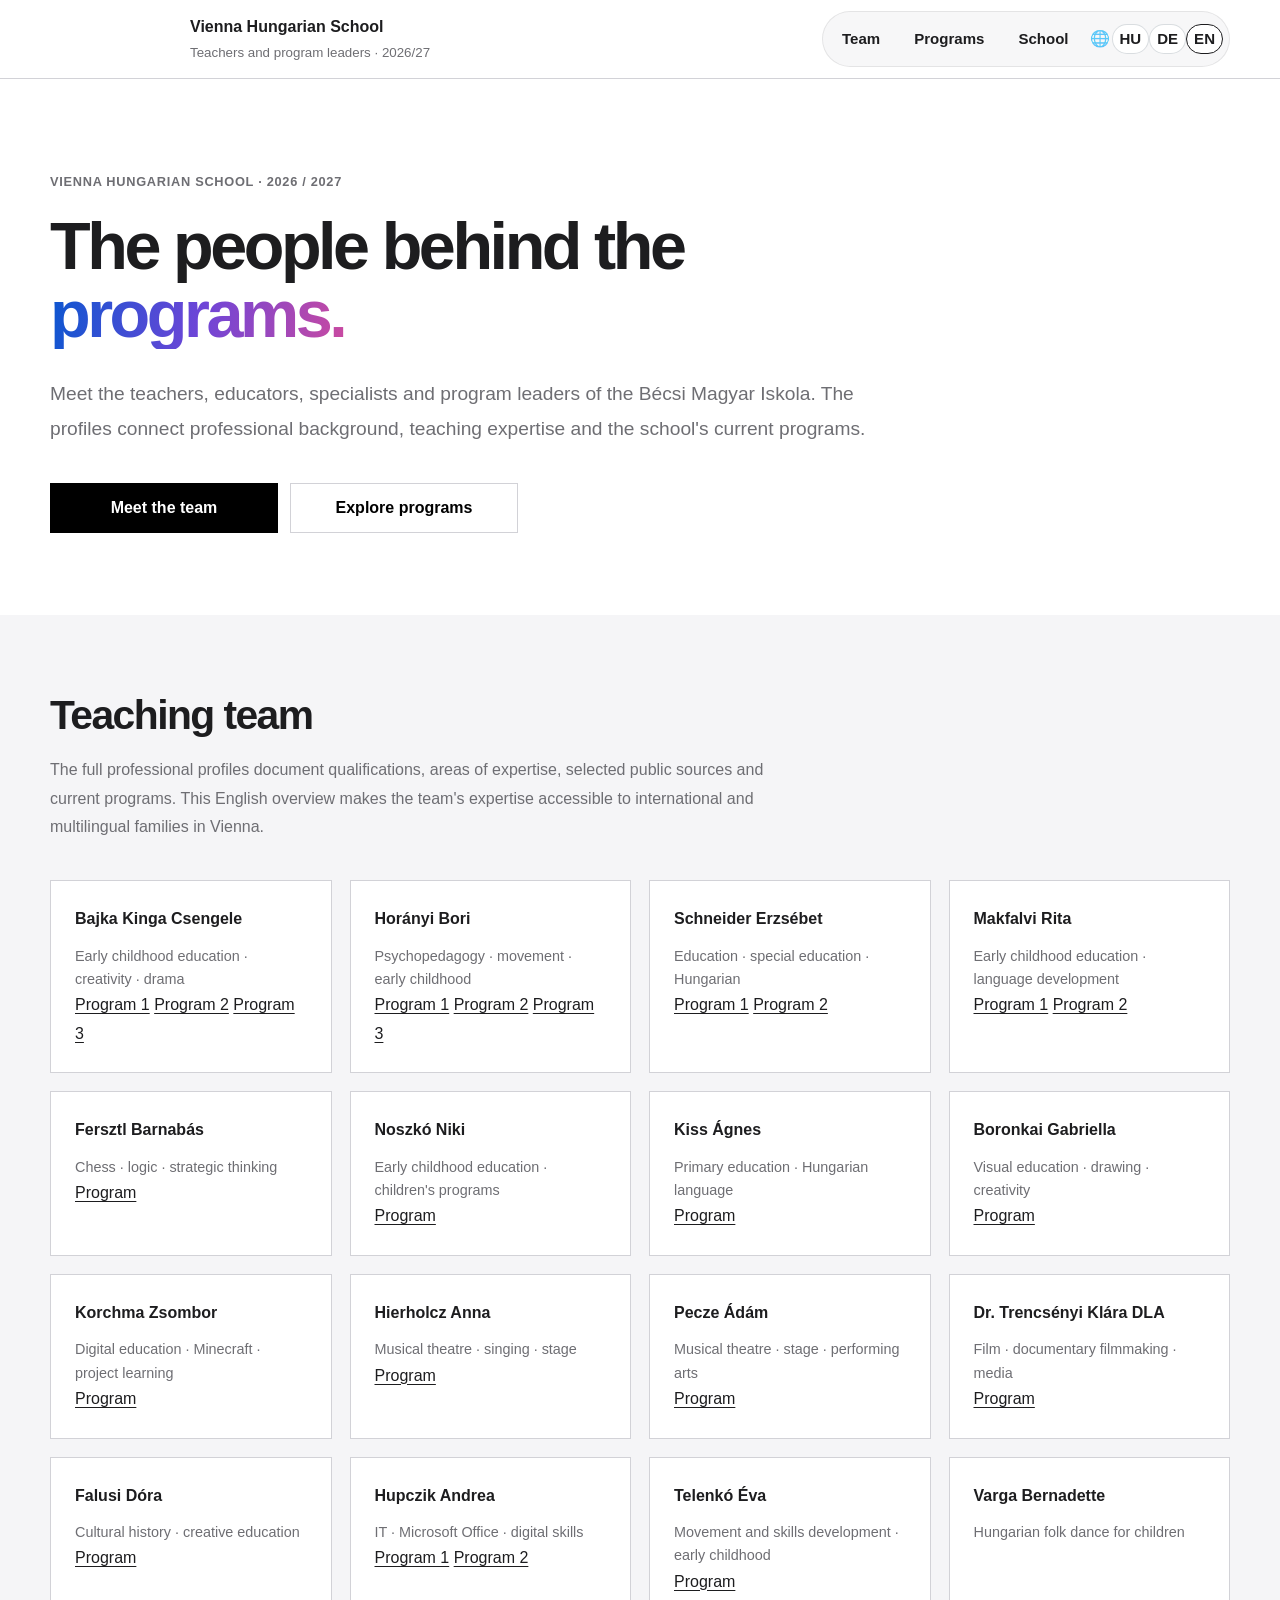
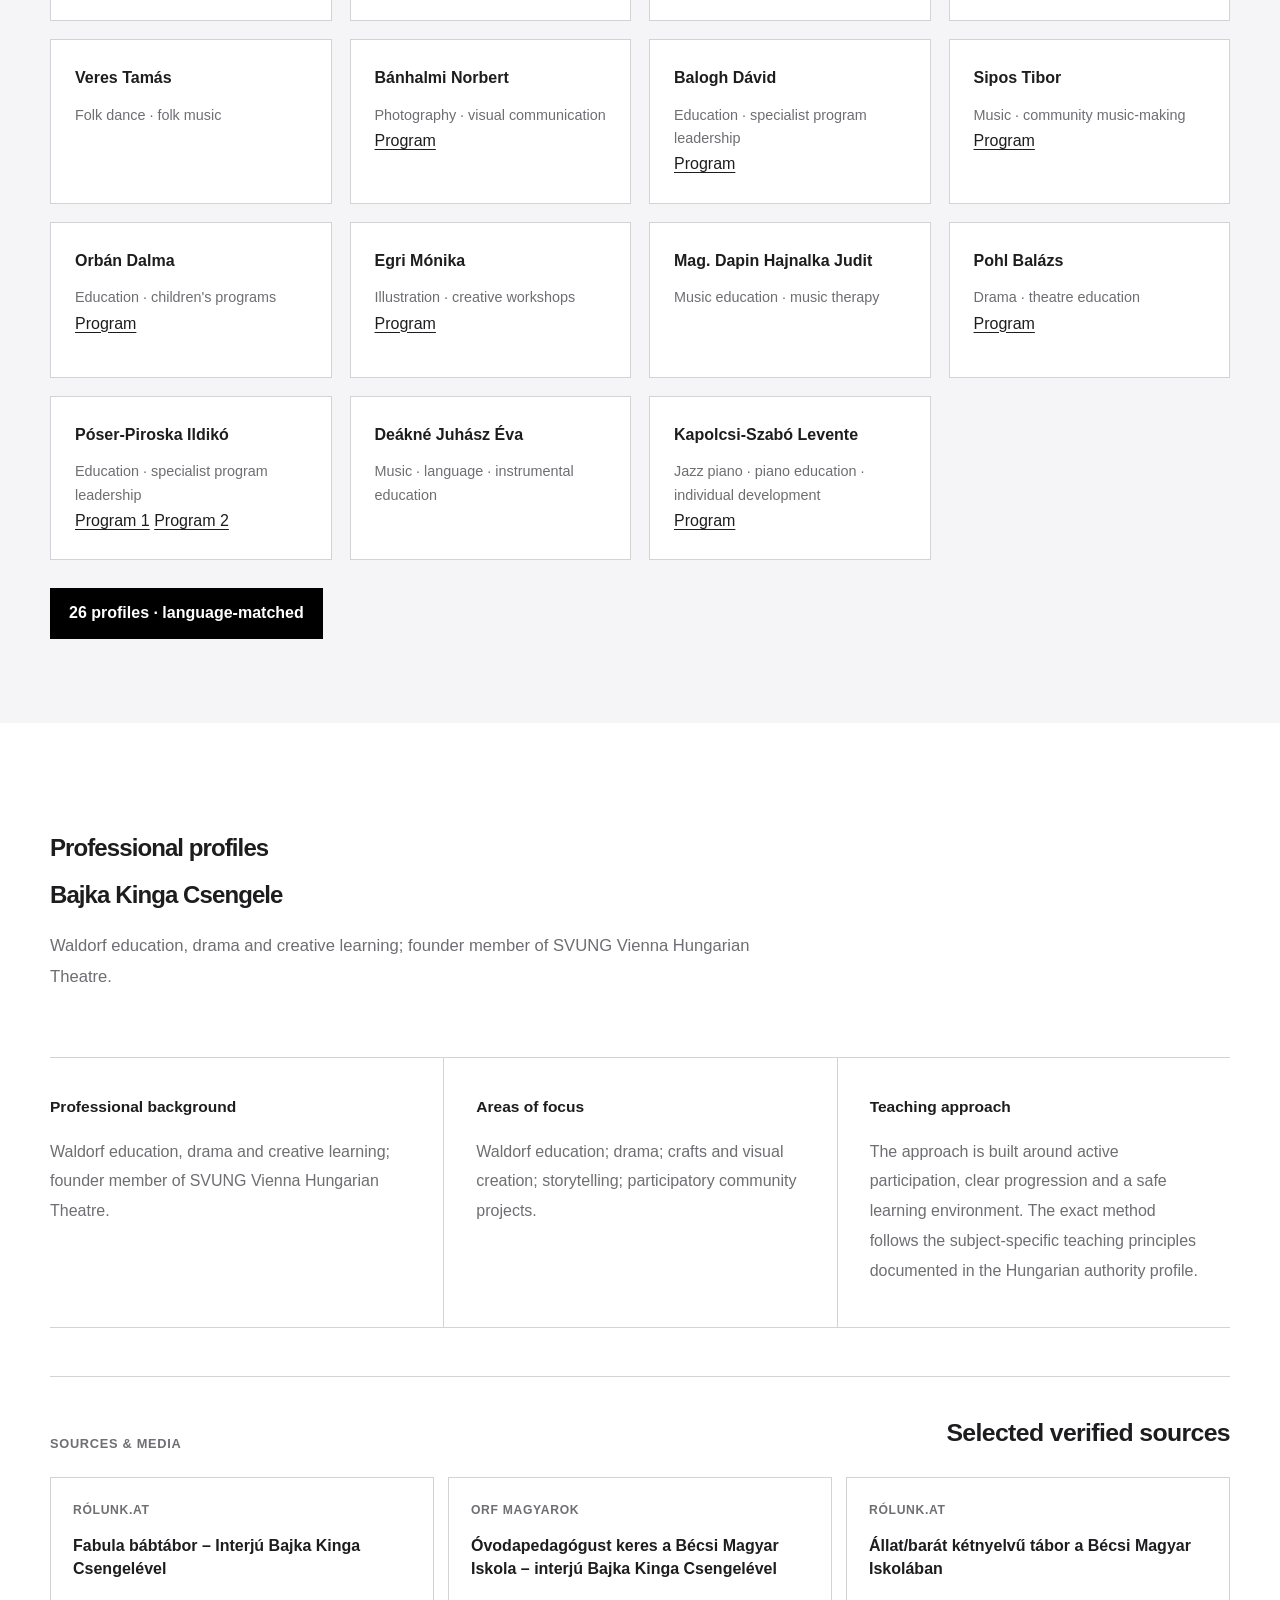
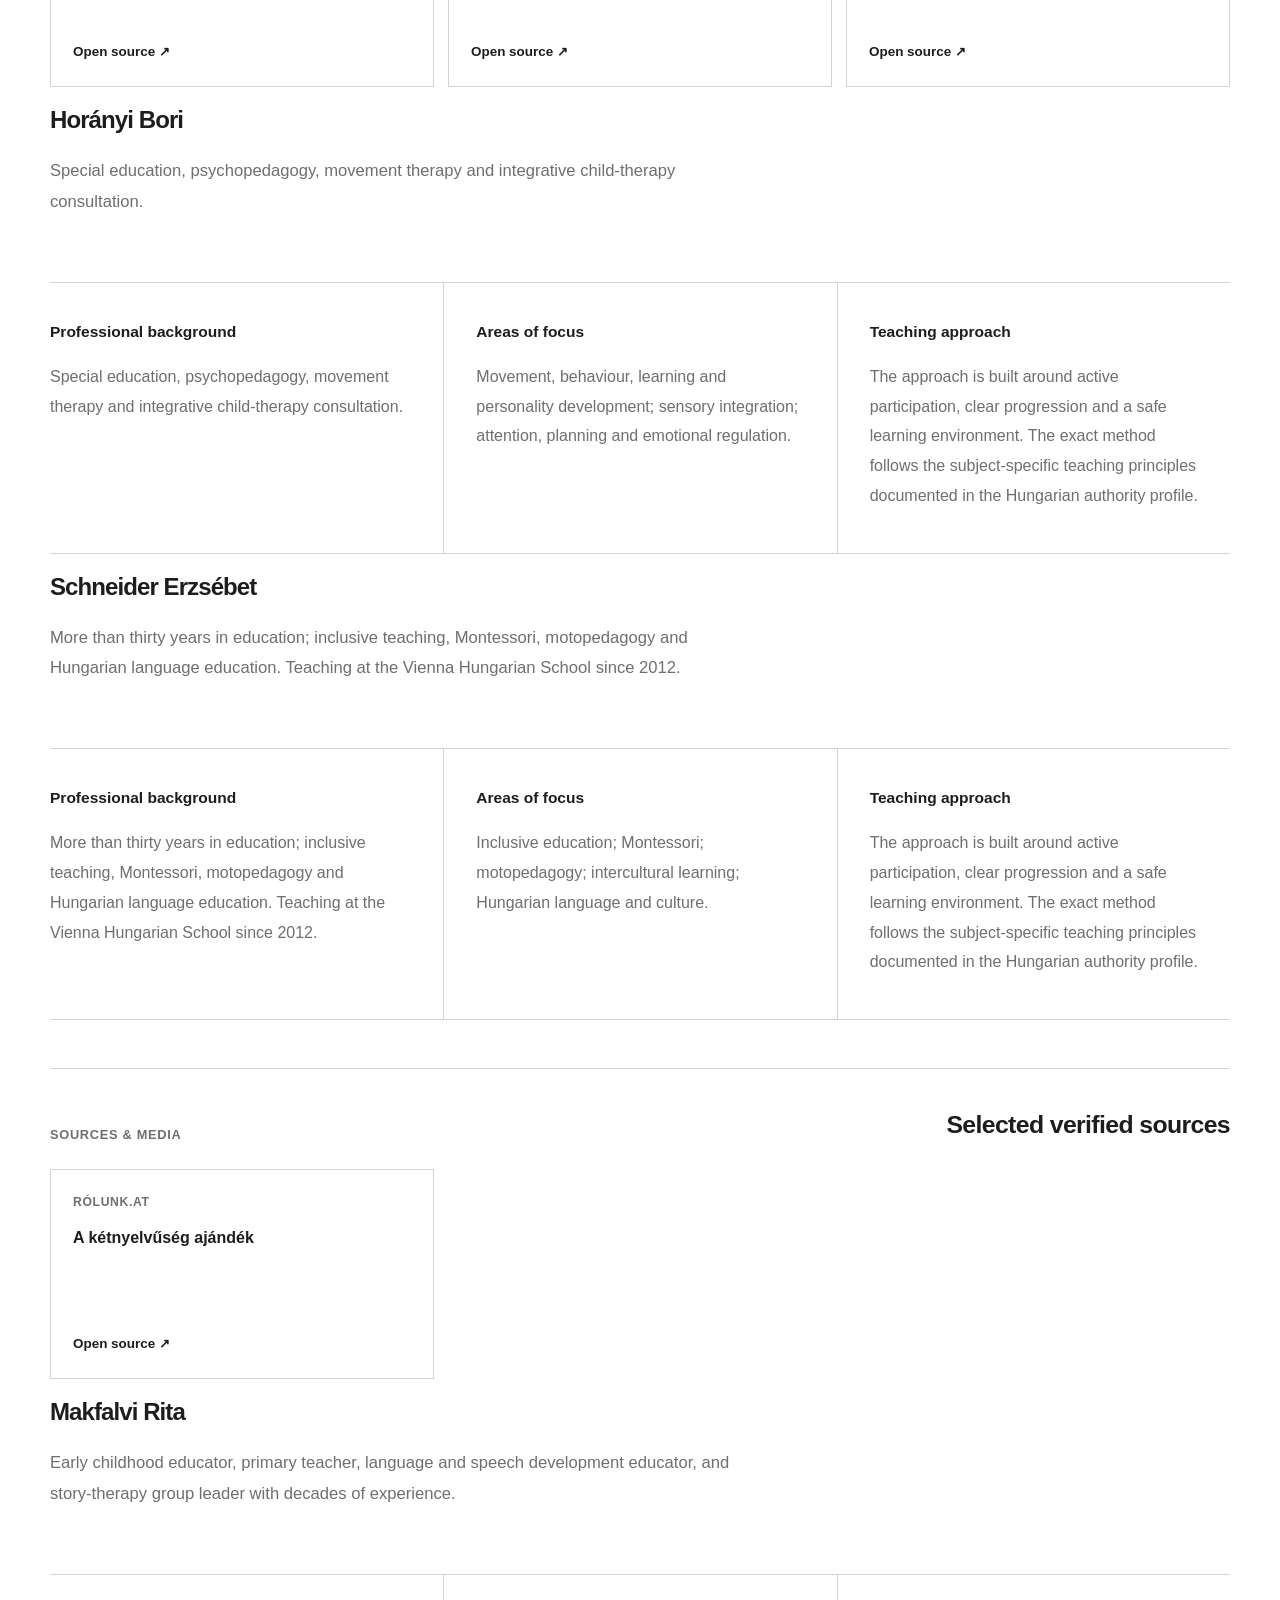
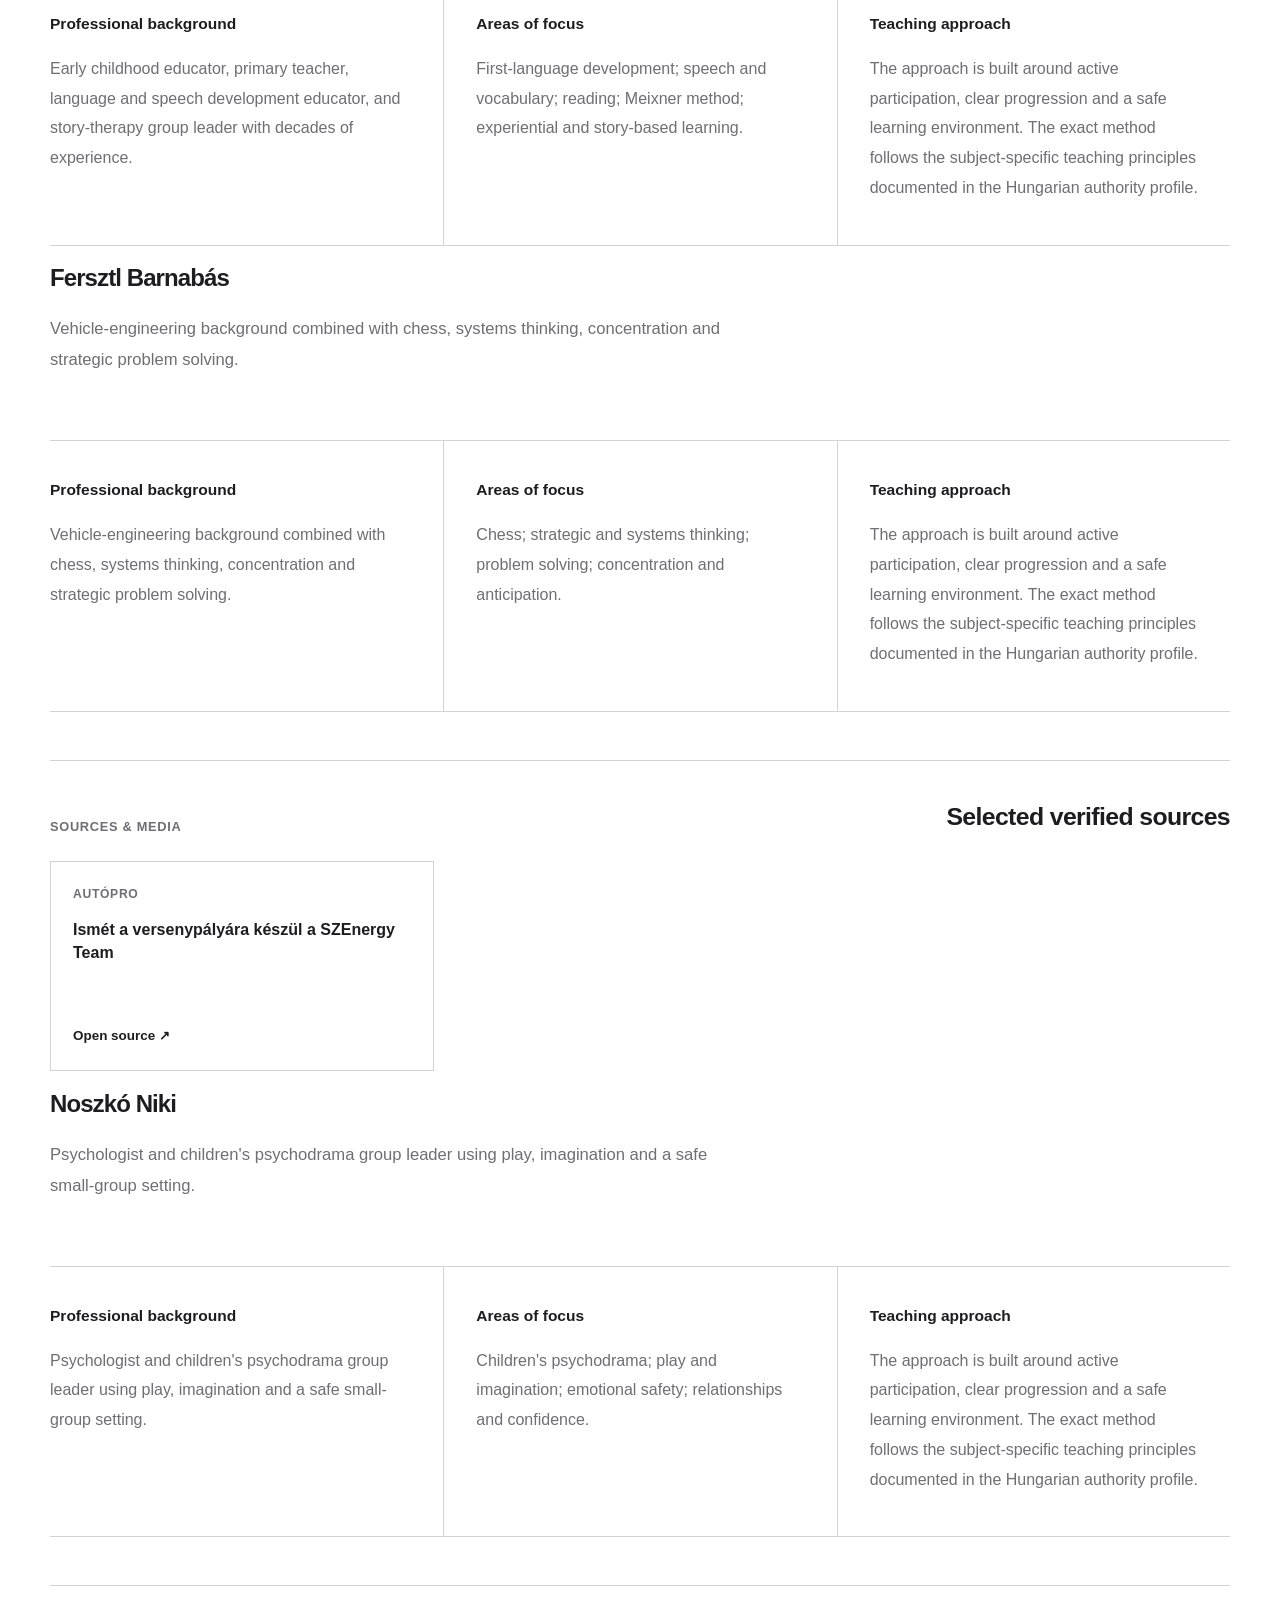
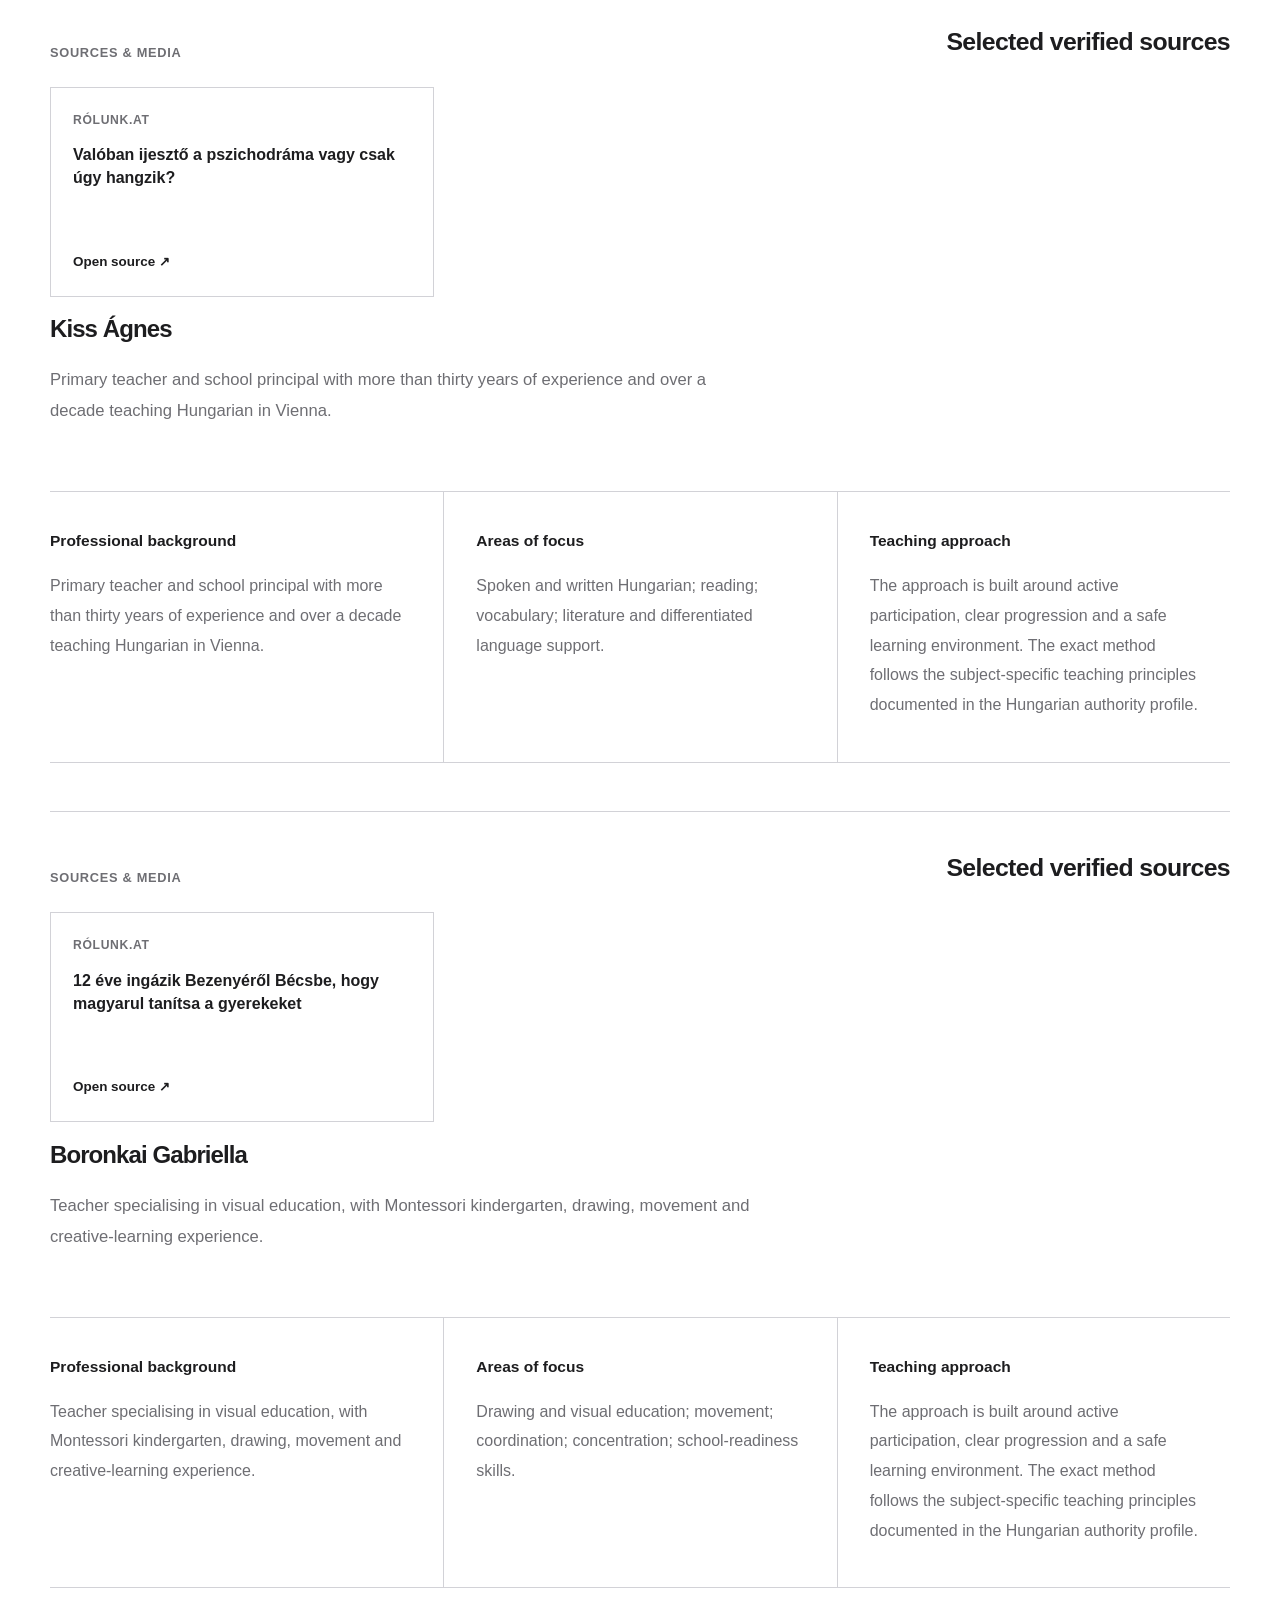
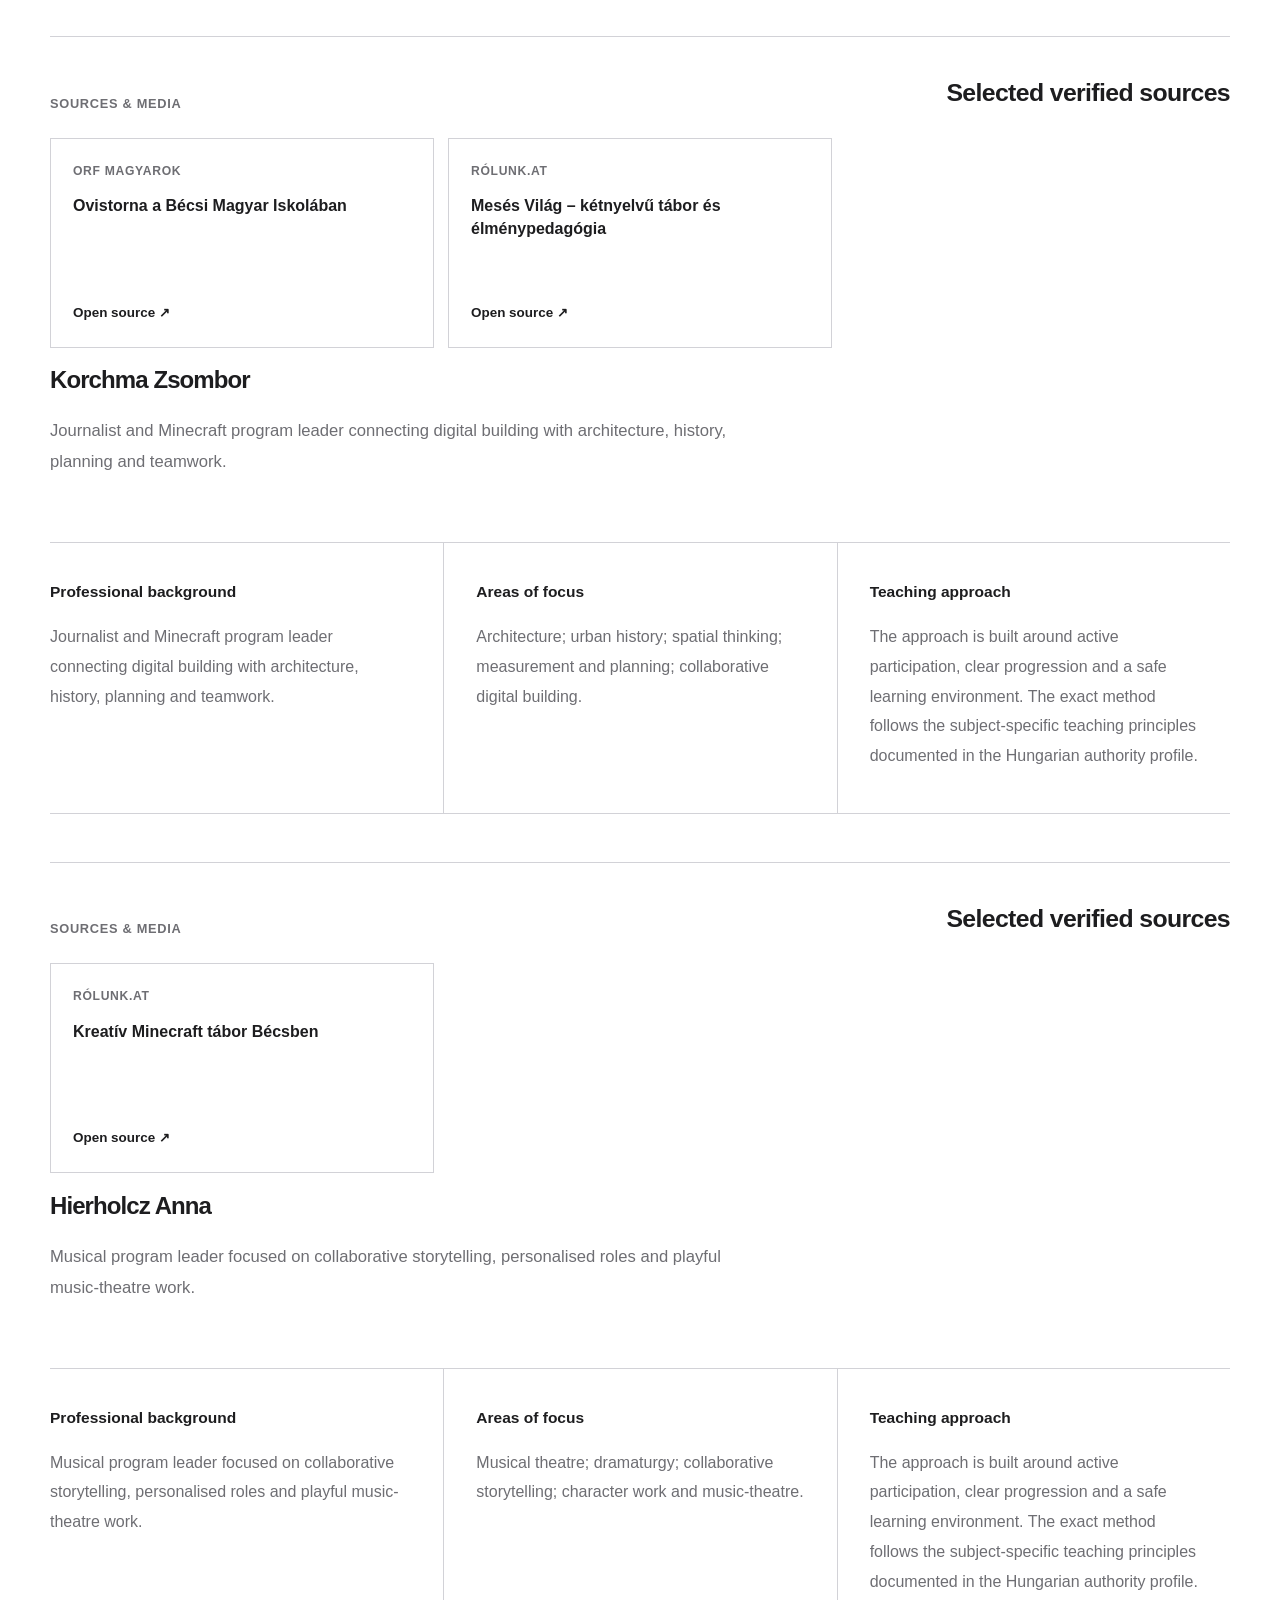
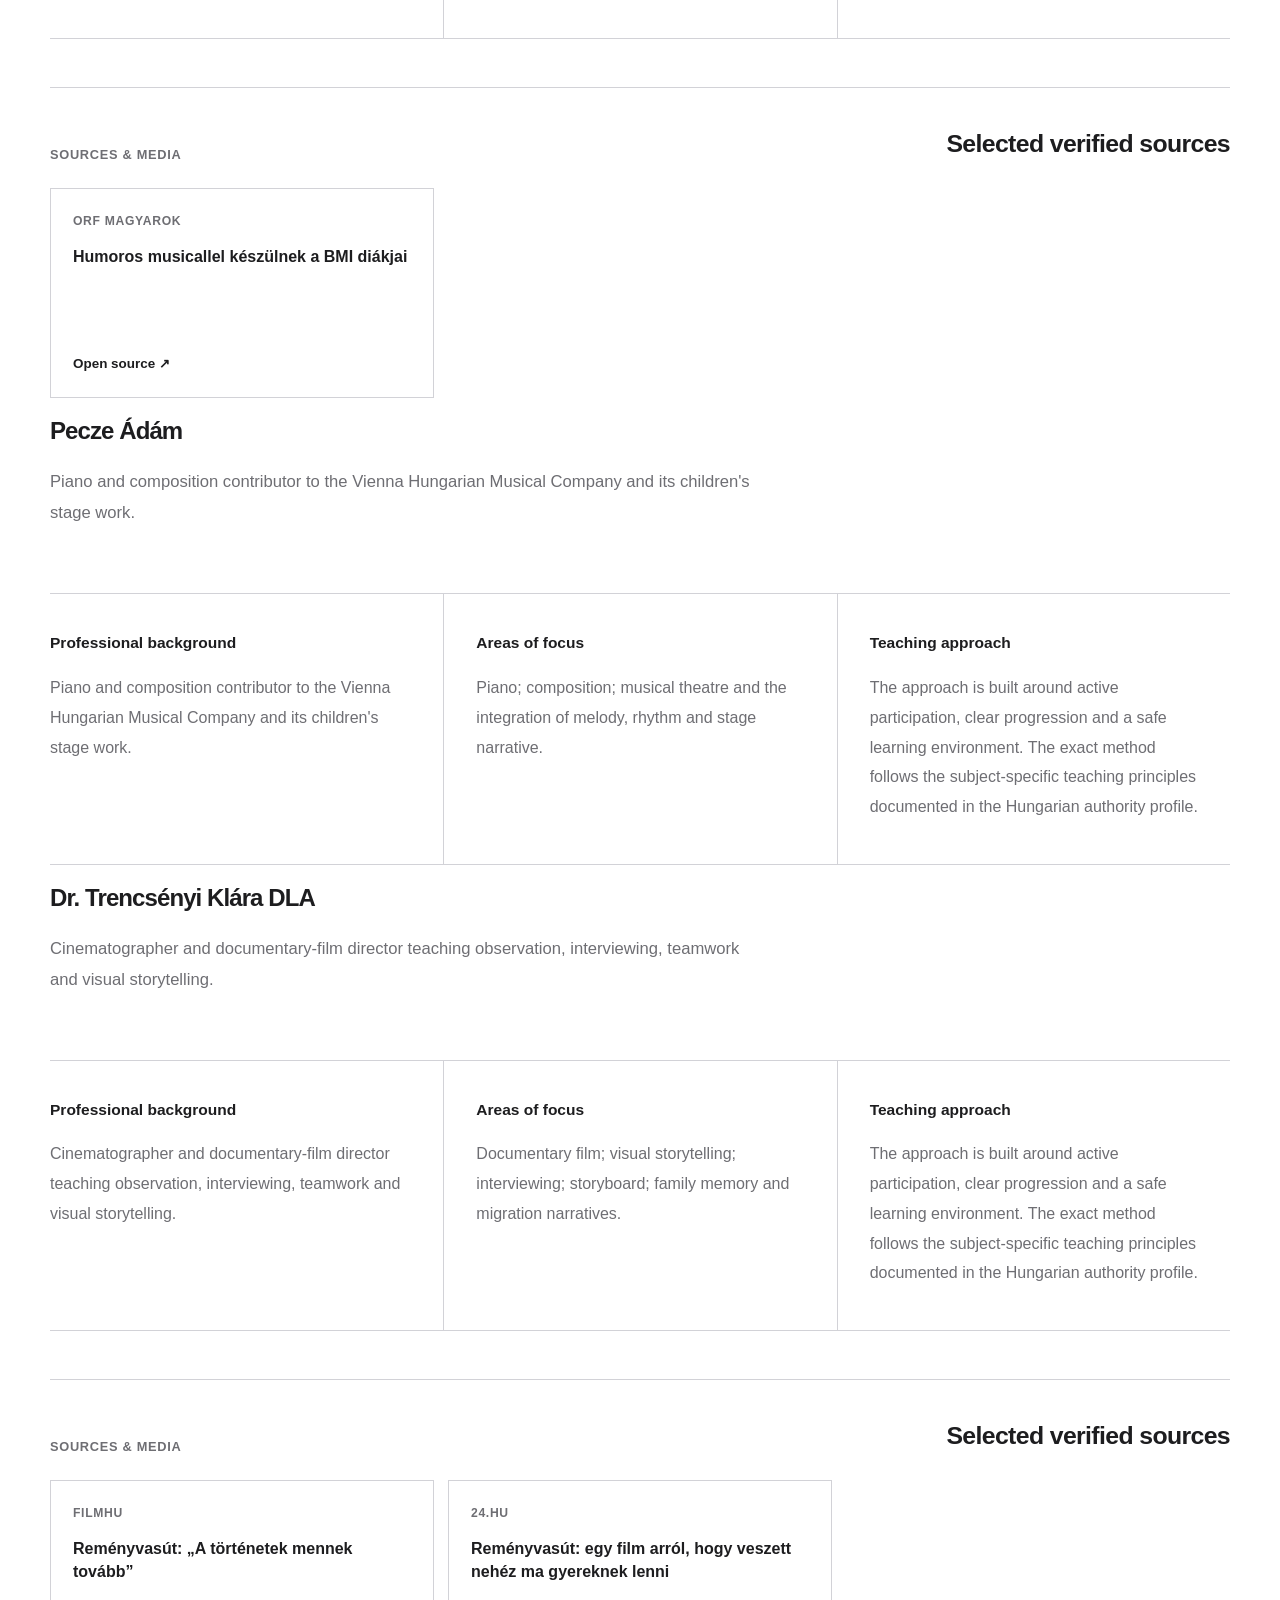
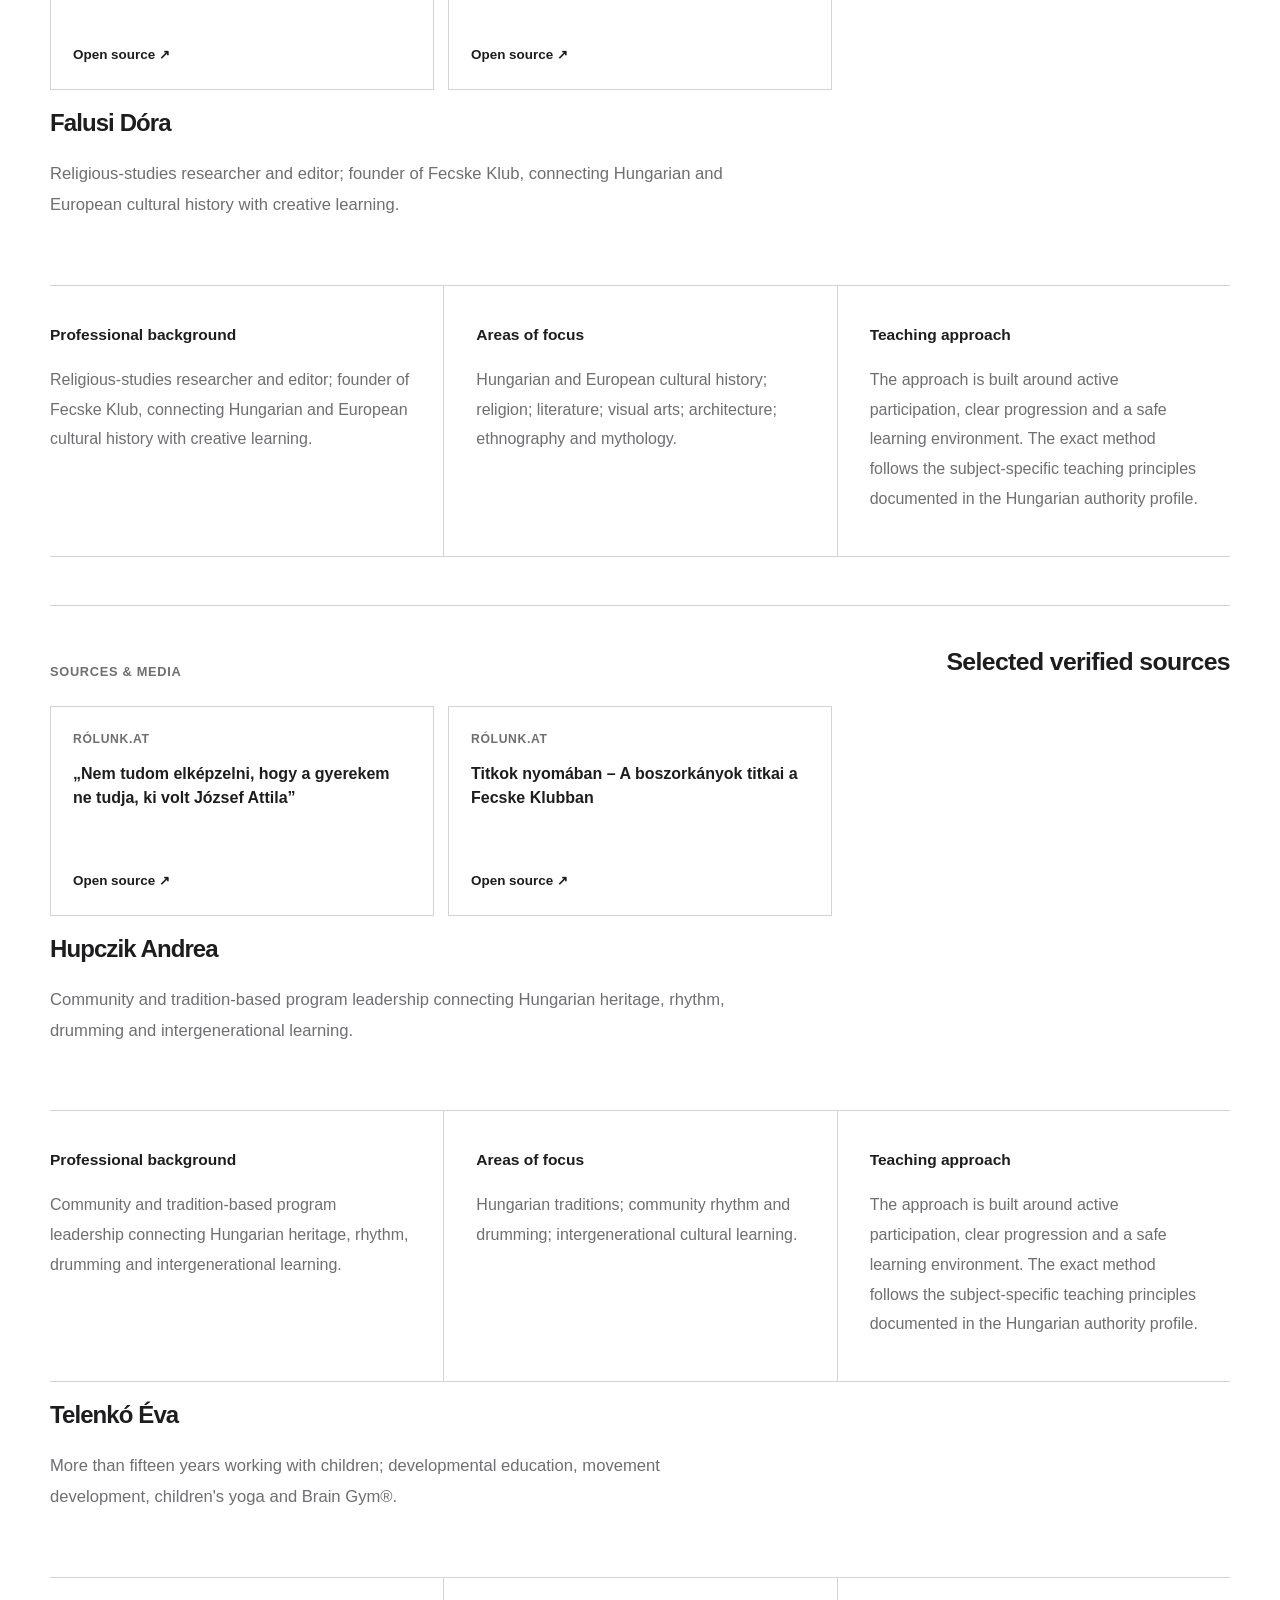
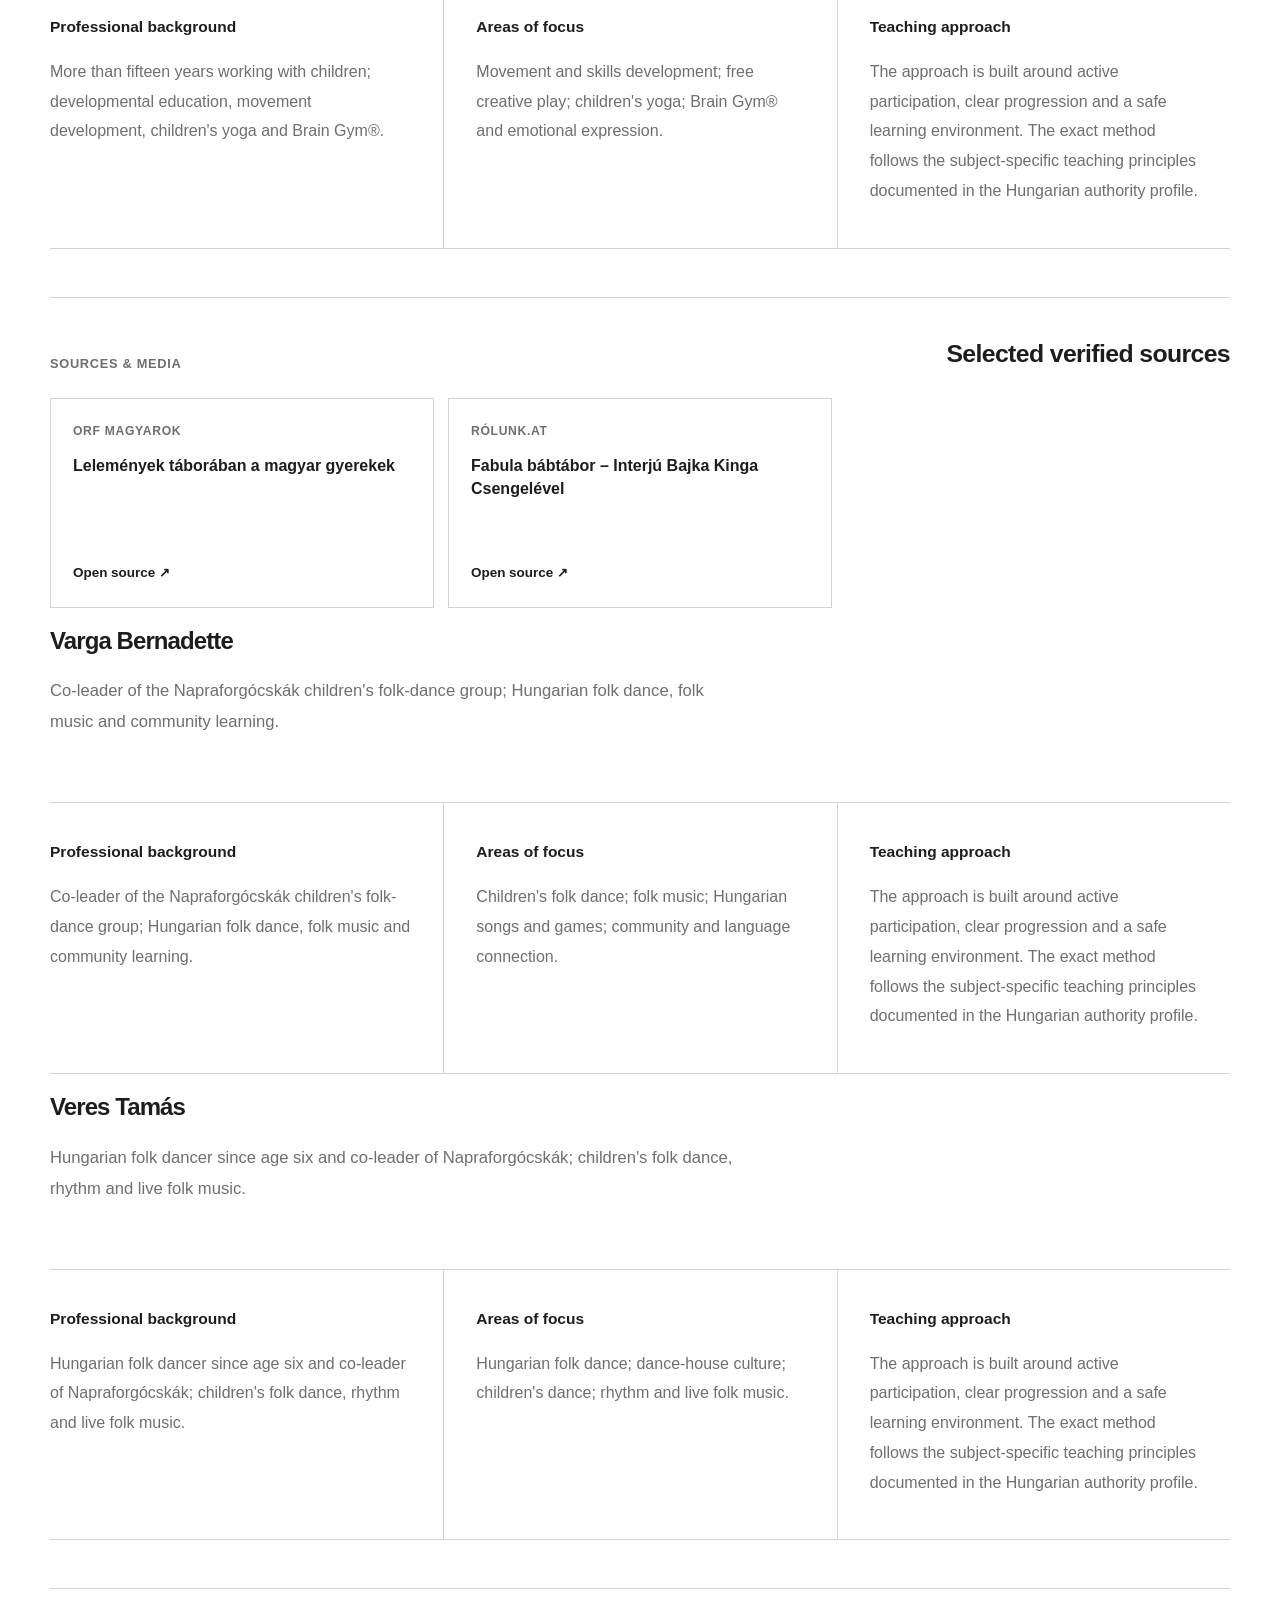
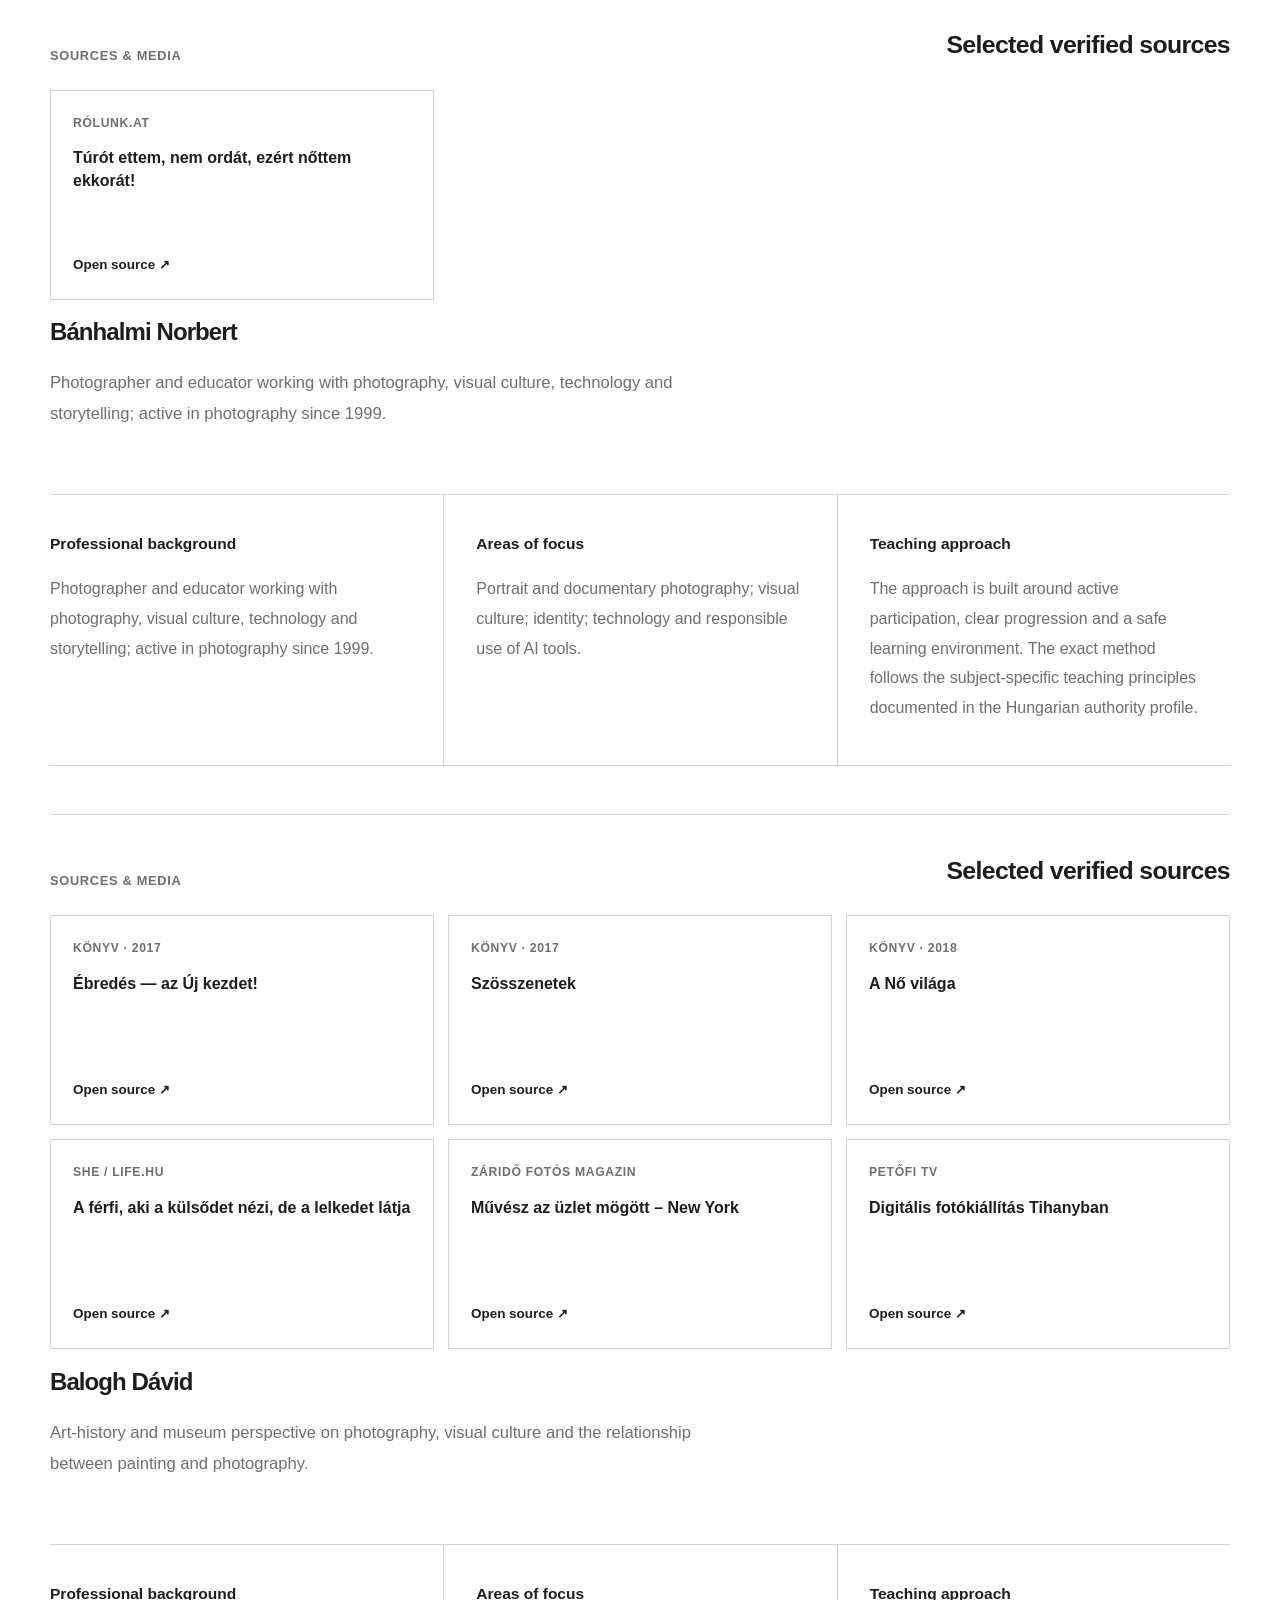
<file: en/index.html>
<!doctype html><html lang="en"><head>
<meta charset="utf-8"><meta name="viewport" content="width=device-width,initial-scale=1,viewport-fit=cover">
<title>Hungarian Teachers in Vienna | Vienna Hungarian School</title>
<meta name="description" content="Meet the teachers, educators and program leaders of the Vienna Hungarian School: professional backgrounds, teaching areas and current programs for children and adults in Vienna.">
<link rel="canonical" href="https://tanarok.magyariskola.at/en/"><link rel="alternate" hreflang="hu-AT" href="https://tanarok.magyariskola.at/"><link rel="alternate" hreflang="de-AT" href="https://tanarok.magyariskola.at/de/"><link rel="alternate" hreflang="en" href="https://tanarok.magyariskola.at/en/"><link rel="alternate" hreflang="x-default" href="https://tanarok.magyariskola.at/">
<meta name="robots" content="index,follow,max-snippet:-1,max-image-preview:large"><link rel="stylesheet" href="../styles.css?v=20260929-i18n">
<script type="application/ld+json">{"@context":"https://schema.org","@graph":[{"@type":["EducationalOrganization","School"],"@id":"https://www.magyariskola.at/#school","name":"Bécsi Magyar Iskola","alternateName":["BMI","Wiener Ungarische Schule","Vienna Hungarian School"],"url":"https://www.magyariskola.at/","foundingDate":"1987"},{"@type":"CollectionPage","@id":"https://tanarok.magyariskola.at/en/#page","url":"https://tanarok.magyariskola.at/en/","name":"Hungarian Teachers in Vienna","inLanguage":"en","about":{"@id":"https://www.magyariskola.at/#school"}},{"@type":"Person","@id":"https://tanarok.magyariskola.at/en/#kapolcsi-szabo-levente","name":"Kapolcsi-Szabó Levente","description":"Jazz pianist and piano teacher · individual piano education","worksFor":{"@id":"https://www.magyariskola.at/#school"},"knowsAbout":["Piano education","jazz piano","classical piano","pop","rock"],"subjectOf":[{"@type":"Course","@id":"https://programvalaszto.magyariskola.at/en/programs.html#zongoraoktatas","url":"https://programvalaszto.magyariskola.at/en/programs.html#zongoraoktatas"}]}]}</script>
<script type="application/ld+json" id="teacher-person-graph">{"@context":"https://schema.org","@graph":[{"@type":"Person","@id":"https://tanarok.magyariskola.at/en/#bajka-kinga-csengele","name":"Bajka Kinga Csengele","description":"Early childhood education · creativity · drama","worksFor":{"@id":"https://www.magyariskola.at/#school"},"knowsAbout":["Early childhood education","creativity","drama"],"subjectOf":[{"@type":"Course","@id":"https://programvalaszto.magyariskola.at/en/programs.html#ovoda","url":"https://programvalaszto.magyariskola.at/en/programs.html#ovoda"},{"@type":"Course","@id":"https://programvalaszto.magyariskola.at/en/programs.html#varazsceruza","url":"https://programvalaszto.magyariskola.at/en/programs.html#varazsceruza"},{"@type":"Course","@id":"https://programvalaszto.magyariskola.at/en/programs.html#kicsi-svung","url":"https://programvalaszto.magyariskola.at/en/programs.html#kicsi-svung"}]},{"@type":"Person","@id":"https://tanarok.magyariskola.at/en/#horanyi-bori","name":"Horányi Bori","description":"Psychopedagogy · movement · early childhood","worksFor":{"@id":"https://www.magyariskola.at/#school"},"knowsAbout":["Psychopedagogy","movement","early childhood"],"subjectOf":[{"@type":"Course","@id":"https://programvalaszto.magyariskola.at/en/programs.html#nyelv","url":"https://programvalaszto.magyariskola.at/en/programs.html#nyelv"},{"@type":"Course","@id":"https://programvalaszto.magyariskola.at/en/programs.html#alapozo","url":"https://programvalaszto.magyariskola.at/en/programs.html#alapozo"},{"@type":"Course","@id":"https://programvalaszto.magyariskola.at/en/programs.html#fokusz","url":"https://programvalaszto.magyariskola.at/en/programs.html#fokusz"}]},{"@type":"Person","@id":"https://tanarok.magyariskola.at/en/#schneider-erzsebet","name":"Schneider Erzsébet","description":"Education · special education · Hungarian","worksFor":{"@id":"https://www.magyariskola.at/#school"},"knowsAbout":["Education","special education","Hungarian"],"subjectOf":[{"@type":"Course","@id":"https://programvalaszto.magyariskola.at/en/programs.html#aspern","url":"https://programvalaszto.magyariskola.at/en/programs.html#aspern"},{"@type":"Course","@id":"https://programvalaszto.magyariskola.at/en/programs.html#seestadt","url":"https://programvalaszto.magyariskola.at/en/programs.html#seestadt"}]},{"@type":"Person","@id":"https://tanarok.magyariskola.at/en/#makfalvi-rita","name":"Makfalvi Rita","description":"Early childhood education · language development","worksFor":{"@id":"https://www.magyariskola.at/#school"},"knowsAbout":["Early childhood education","language development"],"subjectOf":[{"@type":"Course","@id":"https://programvalaszto.magyariskola.at/en/programs.html#ovoda-baden","url":"https://programvalaszto.magyariskola.at/en/programs.html#ovoda-baden"},{"@type":"Course","@id":"https://programvalaszto.magyariskola.at/en/programs.html#iskola-baden","url":"https://programvalaszto.magyariskola.at/en/programs.html#iskola-baden"}]},{"@type":"Person","@id":"https://tanarok.magyariskola.at/en/#fersztl-barnabas","name":"Fersztl Barnabás","description":"Chess · logic · strategic thinking","worksFor":{"@id":"https://www.magyariskola.at/#school"},"knowsAbout":["Chess","logic","strategic thinking"],"subjectOf":[{"@type":"Course","@id":"https://programvalaszto.magyariskola.at/en/programs.html#sakk","url":"https://programvalaszto.magyariskola.at/en/programs.html#sakk"}]},{"@type":"Person","@id":"https://tanarok.magyariskola.at/en/#noszko-niki","name":"Noszkó Niki","description":"Early childhood education · children's programs","worksFor":{"@id":"https://www.magyariskola.at/#school"},"knowsAbout":["Early childhood education","children's programs"],"subjectOf":[{"@type":"Course","@id":"https://programvalaszto.magyariskola.at/en/programs.html#ovoda","url":"https://programvalaszto.magyariskola.at/en/programs.html#ovoda"}]},{"@type":"Person","@id":"https://tanarok.magyariskola.at/en/#kiss-agnes","name":"Kiss Ágnes","description":"Primary education · Hungarian language","worksFor":{"@id":"https://www.magyariskola.at/#school"},"knowsAbout":["Primary education","Hungarian language"],"subjectOf":[{"@type":"Course","@id":"https://programvalaszto.magyariskola.at/en/programs.html#schweden-1","url":"https://programvalaszto.magyariskola.at/en/programs.html#schweden-1"}]},{"@type":"Person","@id":"https://tanarok.magyariskola.at/en/#boronkai-gabriella","name":"Boronkai Gabriella","description":"Visual education · drawing · creativity","worksFor":{"@id":"https://www.magyariskola.at/#school"},"knowsAbout":["Visual education","drawing","creativity"],"subjectOf":[{"@type":"Course","@id":"https://programvalaszto.magyariskola.at/en/programs.html#rajztabla","url":"https://programvalaszto.magyariskola.at/en/programs.html#rajztabla"}]},{"@type":"Person","@id":"https://tanarok.magyariskola.at/en/#korchma-zsombor","name":"Korchma Zsombor","description":"Digital education · Minecraft · project learning","worksFor":{"@id":"https://www.magyariskola.at/#school"},"knowsAbout":["Digital education","Minecraft","project learning"],"subjectOf":[{"@type":"Course","@id":"https://programvalaszto.magyariskola.at/en/programs.html#becscraft","url":"https://programvalaszto.magyariskola.at/en/programs.html#becscraft"}]},{"@type":"Person","@id":"https://tanarok.magyariskola.at/en/#hierholcz-anna","name":"Hierholcz Anna","description":"Musical theatre · singing · stage","worksFor":{"@id":"https://www.magyariskola.at/#school"},"knowsAbout":["Musical theatre","singing","stage"],"subjectOf":[{"@type":"Course","@id":"https://programvalaszto.magyariskola.at/en/programs.html#mamut","url":"https://programvalaszto.magyariskola.at/en/programs.html#mamut"}]},{"@type":"Person","@id":"https://tanarok.magyariskola.at/en/#pecze-adam","name":"Pecze Ádám","description":"Musical theatre · stage · performing arts","worksFor":{"@id":"https://www.magyariskola.at/#school"},"knowsAbout":["Musical theatre","stage","performing arts"],"subjectOf":[{"@type":"Course","@id":"https://programvalaszto.magyariskola.at/en/programs.html#mamut","url":"https://programvalaszto.magyariskola.at/en/programs.html#mamut"}]},{"@type":"Person","@id":"https://tanarok.magyariskola.at/en/#trencsenyi-klara","name":"Dr. Trencsényi Klára DLA","description":"Film · documentary filmmaking · media","worksFor":{"@id":"https://www.magyariskola.at/#school"},"knowsAbout":["Film","documentary filmmaking","media"],"subjectOf":[{"@type":"Course","@id":"https://programvalaszto.magyariskola.at/en/programs.html#filmes","url":"https://programvalaszto.magyariskola.at/en/programs.html#filmes"}]},{"@type":"Person","@id":"https://tanarok.magyariskola.at/en/#falusi-dora","name":"Falusi Dóra","description":"Cultural history · creative education","worksFor":{"@id":"https://www.magyariskola.at/#school"},"knowsAbout":["Cultural history","creative education"],"subjectOf":[{"@type":"Course","@id":"https://programvalaszto.magyariskola.at/en/programs.html#fecskeklub","url":"https://programvalaszto.magyariskola.at/en/programs.html#fecskeklub"}]},{"@type":"Person","@id":"https://tanarok.magyariskola.at/en/#hupczik-andrea","name":"Hupczik Andrea","description":"IT · Microsoft Office · digital skills","worksFor":{"@id":"https://www.magyariskola.at/#school"},"knowsAbout":["IT","Microsoft Office","digital skills"],"subjectOf":[{"@type":"Course","@id":"https://programvalaszto.magyariskola.at/en/programs.html#vilagfa","url":"https://programvalaszto.magyariskola.at/en/programs.html#vilagfa"},{"@type":"Course","@id":"https://programvalaszto.magyariskola.at/en/programs.html#mos","url":"https://programvalaszto.magyariskola.at/en/programs.html#mos"}]},{"@type":"Person","@id":"https://tanarok.magyariskola.at/en/#telenko-eva","name":"Telenkó Éva","description":"Movement and skills development · early childhood","worksFor":{"@id":"https://www.magyariskola.at/#school"},"knowsAbout":["Movement and skills development","early childhood"],"subjectOf":[{"@type":"Course","@id":"https://programvalaszto.magyariskola.at/en/programs.html#ovoda-baden","url":"https://programvalaszto.magyariskola.at/en/programs.html#ovoda-baden"}]},{"@type":"Person","@id":"https://tanarok.magyariskola.at/en/#varga-bernadette","name":"Varga Bernadette","description":"Hungarian folk dance for children","worksFor":{"@id":"https://www.magyariskola.at/#school"},"knowsAbout":["Hungarian folk dance for children"]},{"@type":"Person","@id":"https://tanarok.magyariskola.at/en/#veres-tamas","name":"Veres Tamás","description":"Folk dance · folk music","worksFor":{"@id":"https://www.magyariskola.at/#school"},"knowsAbout":["Folk dance","folk music"]},{"@type":"Person","@id":"https://tanarok.magyariskola.at/en/#banhalmi-norbert","name":"Bánhalmi Norbert","description":"Photography · visual communication","worksFor":{"@id":"https://www.magyariskola.at/#school"},"knowsAbout":["Photography","visual communication"],"subjectOf":[{"@type":"Course","@id":"https://programvalaszto.magyariskola.at/en/programs.html#fotoklub","url":"https://programvalaszto.magyariskola.at/en/programs.html#fotoklub"}]},{"@type":"Person","@id":"https://tanarok.magyariskola.at/en/#balogh-david","name":"Balogh Dávid","description":"Education · specialist program leadership","worksFor":{"@id":"https://www.magyariskola.at/#school"},"knowsAbout":["Education","specialist program leadership"],"subjectOf":[{"@type":"Course","@id":"https://programvalaszto.magyariskola.at/en/programs.html#fotoklub","url":"https://programvalaszto.magyariskola.at/en/programs.html#fotoklub"}]},{"@type":"Person","@id":"https://tanarok.magyariskola.at/en/#sipos-tibor","name":"Sipos Tibor","description":"Music · community music-making","worksFor":{"@id":"https://www.magyariskola.at/#school"},"knowsAbout":["Music","community music-making"],"subjectOf":[{"@type":"Course","@id":"https://programvalaszto.magyariskola.at/en/programs.html#kezdo-neptanc","url":"https://programvalaszto.magyariskola.at/en/programs.html#kezdo-neptanc"}]},{"@type":"Person","@id":"https://tanarok.magyariskola.at/en/#orban-dalma","name":"Orbán Dalma","description":"Education · children's programs","worksFor":{"@id":"https://www.magyariskola.at/#school"},"knowsAbout":["Education","children's programs"],"subjectOf":[{"@type":"Course","@id":"https://programvalaszto.magyariskola.at/en/programs.html#kezdo-neptanc","url":"https://programvalaszto.magyariskola.at/en/programs.html#kezdo-neptanc"}]},{"@type":"Person","@id":"https://tanarok.magyariskola.at/en/#egri-monika","name":"Egri Mónika","description":"Illustration · creative workshops","worksFor":{"@id":"https://www.magyariskola.at/#school"},"knowsAbout":["Illustration","creative workshops"],"subjectOf":[{"@type":"Course","@id":"https://programvalaszto.magyariskola.at/en/programs.html#rekreacio","url":"https://programvalaszto.magyariskola.at/en/programs.html#rekreacio"}]},{"@type":"Person","@id":"https://tanarok.magyariskola.at/en/#dapin-hajnalka-judit","name":"Mag. Dapin Hajnalka Judit","description":"Music education · music therapy","worksFor":{"@id":"https://www.magyariskola.at/#school"},"knowsAbout":["Music education","music therapy"]},{"@type":"Person","@id":"https://tanarok.magyariskola.at/en/#pohl-balazs","name":"Pohl Balázs","description":"Drama · theatre education","worksFor":{"@id":"https://www.magyariskola.at/#school"},"knowsAbout":["Drama","theatre education"],"subjectOf":[{"@type":"Course","@id":"https://programvalaszto.magyariskola.at/en/programs.html#gimi-svung","url":"https://programvalaszto.magyariskola.at/en/programs.html#gimi-svung"}]},{"@type":"Person","@id":"https://tanarok.magyariskola.at/en/#poser-piroska-ildiko","name":"Póser-Piroska Ildikó","description":"Education · specialist program leadership","worksFor":{"@id":"https://www.magyariskola.at/#school"},"knowsAbout":["Education","specialist program leadership"],"subjectOf":[{"@type":"Course","@id":"https://programvalaszto.magyariskola.at/en/programs.html#napraforgocskak","url":"https://programvalaszto.magyariskola.at/en/programs.html#napraforgocskak"},{"@type":"Course","@id":"https://programvalaszto.magyariskola.at/en/programs.html#cserkeszet","url":"https://programvalaszto.magyariskola.at/en/programs.html#cserkeszet"}]},{"@type":"Person","@id":"https://tanarok.magyariskola.at/en/#deakne-juhasz-eva","name":"Deákné Juhász Éva","description":"Music · language · instrumental education","worksFor":{"@id":"https://www.magyariskola.at/#school"},"knowsAbout":["Music","language","instrumental education"]}]}</script></head><body><a class="skip" href="#main">Skip to content</a>
<header class="head"><div class="wrap head-in"><a class="brand" href="https://www.magyariskola.at"><span><b>Vienna Hungarian School</b><small>Teachers and program leaders · 2026/27</small></span></a><nav class="nav" aria-label="Main navigation"><a href="#team">Team</a><a href="https://programvalaszto.magyariskola.at/en/">Programs</a><a href="https://www.magyariskola.at">School</a><div class="lang-switcher" aria-label="Language"><span aria-hidden="true">🌐</span><a href="/" lang="hu">HU</a><a href="/de/" lang="de">DE</a><a href="/en/" lang="en" aria-current="page">EN</a></div></nav></div></header>
<main id="main"><section class="hero"><div class="wrap"><div class="eyebrow">Vienna Hungarian School · 2026 / 2027</div><h1>The people behind the <span class="accent">programs.</span></h1><p class="lead">Meet the teachers, educators, specialists and program leaders of the Bécsi Magyar Iskola. The profiles connect professional background, teaching expertise and the school's current programs.</p><div class="hero-actions"><a class="btn" href="#team">Meet the team</a><a class="btn ghost" href="https://programvalaszto.magyariskola.at/en/">Explore programs</a></div></div></section>
<section class="index" id="team"><div class="wrap"><h2>Teaching team</h2><p>The full professional profiles document qualifications, areas of expertise, selected public sources and current programs. This English overview makes the team's expertise accessible to international and multilingual families in Vienna.</p>
<div class="teacher-grid">
<div class="teacher-card" id="bajka-kinga-csengele"><strong>Bajka Kinga Csengele</strong><span>Early childhood education · creativity · drama</span><div class="teacher-program-links"><a href="https://programvalaszto.magyariskola.at/en/programs.html#ovoda">Program 1</a> <a href="https://programvalaszto.magyariskola.at/en/programs.html#varazsceruza">Program 2</a> <a href="https://programvalaszto.magyariskola.at/en/programs.html#kicsi-svung">Program 3</a></div></div>
<div class="teacher-card" id="horanyi-bori"><strong>Horányi Bori</strong><span>Psychopedagogy · movement · early childhood</span><div class="teacher-program-links"><a href="https://programvalaszto.magyariskola.at/en/programs.html#nyelv">Program 1</a> <a href="https://programvalaszto.magyariskola.at/en/programs.html#alapozo">Program 2</a> <a href="https://programvalaszto.magyariskola.at/en/programs.html#fokusz">Program 3</a></div></div>
<div class="teacher-card" id="schneider-erzsebet"><strong>Schneider Erzsébet</strong><span>Education · special education · Hungarian</span><div class="teacher-program-links"><a href="https://programvalaszto.magyariskola.at/en/programs.html#aspern">Program 1</a> <a href="https://programvalaszto.magyariskola.at/en/programs.html#seestadt">Program 2</a></div></div>
<div class="teacher-card" id="makfalvi-rita"><strong>Makfalvi Rita</strong><span>Early childhood education · language development</span><div class="teacher-program-links"><a href="https://programvalaszto.magyariskola.at/en/programs.html#ovoda-baden">Program 1</a> <a href="https://programvalaszto.magyariskola.at/en/programs.html#iskola-baden">Program 2</a></div></div>
<div class="teacher-card" id="fersztl-barnabas"><strong>Fersztl Barnabás</strong><span>Chess · logic · strategic thinking</span><div class="teacher-program-links"><a href="https://programvalaszto.magyariskola.at/en/programs.html#sakk">Program</a></div></div>
<div class="teacher-card" id="noszko-niki"><strong>Noszkó Niki</strong><span>Early childhood education · children's programs</span><div class="teacher-program-links"><a href="https://programvalaszto.magyariskola.at/en/programs.html#ovoda">Program</a></div></div>
<div class="teacher-card" id="kiss-agnes"><strong>Kiss Ágnes</strong><span>Primary education · Hungarian language</span><div class="teacher-program-links"><a href="https://programvalaszto.magyariskola.at/en/programs.html#schweden-1">Program</a></div></div>
<div class="teacher-card" id="boronkai-gabriella"><strong>Boronkai Gabriella</strong><span>Visual education · drawing · creativity</span><div class="teacher-program-links"><a href="https://programvalaszto.magyariskola.at/en/programs.html#rajztabla">Program</a></div></div>
<div class="teacher-card" id="korchma-zsombor"><strong>Korchma Zsombor</strong><span>Digital education · Minecraft · project learning</span><div class="teacher-program-links"><a href="https://programvalaszto.magyariskola.at/en/programs.html#becscraft">Program</a></div></div>
<div class="teacher-card" id="hierholcz-anna"><strong>Hierholcz Anna</strong><span>Musical theatre · singing · stage</span><div class="teacher-program-links"><a href="https://programvalaszto.magyariskola.at/en/programs.html#mamut">Program</a></div></div>
<div class="teacher-card" id="pecze-adam"><strong>Pecze Ádám</strong><span>Musical theatre · stage · performing arts</span><div class="teacher-program-links"><a href="https://programvalaszto.magyariskola.at/en/programs.html#mamut">Program</a></div></div>
<div class="teacher-card" id="trencsenyi-klara"><strong>Dr. Trencsényi Klára DLA</strong><span>Film · documentary filmmaking · media</span><div class="teacher-program-links"><a href="https://programvalaszto.magyariskola.at/en/programs.html#filmes">Program</a></div></div>
<div class="teacher-card" id="falusi-dora"><strong>Falusi Dóra</strong><span>Cultural history · creative education</span><div class="teacher-program-links"><a href="https://programvalaszto.magyariskola.at/en/programs.html#fecskeklub">Program</a></div></div>
<div class="teacher-card" id="hupczik-andrea"><strong>Hupczik Andrea</strong><span>IT · Microsoft Office · digital skills</span><div class="teacher-program-links"><a href="https://programvalaszto.magyariskola.at/en/programs.html#vilagfa">Program 1</a> <a href="https://programvalaszto.magyariskola.at/en/programs.html#mos">Program 2</a></div></div>
<div class="teacher-card" id="telenko-eva"><strong>Telenkó Éva</strong><span>Movement and skills development · early childhood</span><div class="teacher-program-links"><a href="https://programvalaszto.magyariskola.at/en/programs.html#ovoda-baden">Program</a></div></div>
<div class="teacher-card" id="varga-bernadette"><strong>Varga Bernadette</strong><span>Hungarian folk dance for children</span></div>
<div class="teacher-card" id="veres-tamas"><strong>Veres Tamás</strong><span>Folk dance · folk music</span></div>
<div class="teacher-card" id="banhalmi-norbert"><strong>Bánhalmi Norbert</strong><span>Photography · visual communication</span><div class="teacher-program-links"><a href="https://programvalaszto.magyariskola.at/en/programs.html#fotoklub">Program</a></div></div>
<div class="teacher-card" id="balogh-david"><strong>Balogh Dávid</strong><span>Education · specialist program leadership</span><div class="teacher-program-links"><a href="https://programvalaszto.magyariskola.at/en/programs.html#fotoklub">Program</a></div></div>
<div class="teacher-card" id="sipos-tibor"><strong>Sipos Tibor</strong><span>Music · community music-making</span><div class="teacher-program-links"><a href="https://programvalaszto.magyariskola.at/en/programs.html#kezdo-neptanc">Program</a></div></div>
<div class="teacher-card" id="orban-dalma"><strong>Orbán Dalma</strong><span>Education · children's programs</span><div class="teacher-program-links"><a href="https://programvalaszto.magyariskola.at/en/programs.html#kezdo-neptanc">Program</a></div></div>
<div class="teacher-card" id="egri-monika"><strong>Egri Mónika</strong><span>Illustration · creative workshops</span><div class="teacher-program-links"><a href="https://programvalaszto.magyariskola.at/en/programs.html#rekreacio">Program</a></div></div>
<div class="teacher-card" id="dapin-hajnalka-judit"><strong>Mag. Dapin Hajnalka Judit</strong><span>Music education · music therapy</span></div>
<div class="teacher-card" id="pohl-balazs"><strong>Pohl Balázs</strong><span>Drama · theatre education</span><div class="teacher-program-links"><a href="https://programvalaszto.magyariskola.at/en/programs.html#gimi-svung">Program</a></div></div>
<div class="teacher-card" id="poser-piroska-ildiko"><strong>Póser-Piroska Ildikó</strong><span>Education · specialist program leadership</span><div class="teacher-program-links"><a href="https://programvalaszto.magyariskola.at/en/programs.html#napraforgocskak">Program 1</a> <a href="https://programvalaszto.magyariskola.at/en/programs.html#cserkeszet">Program 2</a></div></div>
<div class="teacher-card" id="deakne-juhasz-eva"><strong>Deákné Juhász Éva</strong><span>Music · language · instrumental education</span></div>
<div class="teacher-card" id="kapolcsi-szabo-levente"><strong>Kapolcsi-Szabó Levente</strong><span>Jazz piano · piano education · individual development</span><div class="teacher-program-links"><a href="https://programvalaszto.magyariskola.at/en/programs.html#zongoraoktatas">Program</a></div></div>
</div><p style="margin-top:28px"><a class="btn" href="/">26 profiles · language-matched</a></p></div></section><section class="profiles localized-profiles"><div class="wrap"><h2>Professional profiles</h2><article class="localized-profile" id="bajka-kinga-csengele-details"><h2>Bajka Kinga Csengele</h2><p class="role">Waldorf education, drama and creative learning; founder member of SVUNG Vienna Hungarian Theatre.</p><div class="bio-segments"><section class="segment"><h3>Professional background</h3><p>Waldorf education, drama and creative learning; founder member of SVUNG Vienna Hungarian Theatre.</p></section><section class="segment"><h3>Areas of focus</h3><p>Waldorf education; drama; crafts and visual creation; storytelling; participatory community projects.</p></section><section class="segment"><h3>Teaching approach</h3><p>The approach is built around active participation, clear progression and a safe learning environment. The exact method follows the subject-specific teaching principles documented in the Hungarian authority profile.</p></section></div><section class="press"><div class="press-head"><span class="eyebrow">Sources & media</span><h3>Selected verified sources</h3></div><div class="press-grid"><a class="press-card" href="https://rolunk.at/kultura/fabula-babtabor-interju-bajka-kinga-csengelevel/" target="_blank" rel="noopener external"><span class="press-medium">Rólunk.at</span><strong>Fabula bábtábor – Interjú Bajka Kinga Csengelével</strong><span class="press-open">Open source ↗</span></a><a class="press-card" href="https://volksgruppen.orf.at/magyarok/stories/3313675/" target="_blank" rel="noopener external"><span class="press-medium">ORF Magyarok</span><strong>Óvodapedagógust keres a Bécsi Magyar Iskola – interjú Bajka Kinga Csengelével</strong><span class="press-open">Open source ↗</span></a><a class="press-card" href="https://rolunk.at/fiatalok/allat-barat-ketnyelvu-tabor-a-becsi-magyar-iskolaban/" target="_blank" rel="noopener external"><span class="press-medium">Rólunk.at</span><strong>Állat/barát kétnyelvű tábor a Bécsi Magyar Iskolában</strong><span class="press-open">Open source ↗</span></a></div></section></article>
<article class="localized-profile" id="horanyi-bori-details"><h2>Horányi Bori</h2><p class="role">Special education, psychopedagogy, movement therapy and integrative child-therapy consultation.</p><div class="bio-segments"><section class="segment"><h3>Professional background</h3><p>Special education, psychopedagogy, movement therapy and integrative child-therapy consultation.</p></section><section class="segment"><h3>Areas of focus</h3><p>Movement, behaviour, learning and personality development; sensory integration; attention, planning and emotional regulation.</p></section><section class="segment"><h3>Teaching approach</h3><p>The approach is built around active participation, clear progression and a safe learning environment. The exact method follows the subject-specific teaching principles documented in the Hungarian authority profile.</p></section></div></article>
<article class="localized-profile" id="schneider-erzsebet-details"><h2>Schneider Erzsébet</h2><p class="role">More than thirty years in education; inclusive teaching, Montessori, motopedagogy and Hungarian language education. Teaching at the Vienna Hungarian School since 2012.</p><div class="bio-segments"><section class="segment"><h3>Professional background</h3><p>More than thirty years in education; inclusive teaching, Montessori, motopedagogy and Hungarian language education. Teaching at the Vienna Hungarian School since 2012.</p></section><section class="segment"><h3>Areas of focus</h3><p>Inclusive education; Montessori; motopedagogy; intercultural learning; Hungarian language and culture.</p></section><section class="segment"><h3>Teaching approach</h3><p>The approach is built around active participation, clear progression and a safe learning environment. The exact method follows the subject-specific teaching principles documented in the Hungarian authority profile.</p></section></div><section class="press"><div class="press-head"><span class="eyebrow">Sources & media</span><h3>Selected verified sources</h3></div><div class="press-grid"><a class="press-card" href="https://rolunk.at/magazin/a-ketnyelvuseg-ajandek/" target="_blank" rel="noopener external"><span class="press-medium">Rólunk.at</span><strong>A kétnyelvűség ajándék</strong><span class="press-open">Open source ↗</span></a></div></section></article>
<article class="localized-profile" id="makfalvi-rita-details"><h2>Makfalvi Rita</h2><p class="role">Early childhood educator, primary teacher, language and speech development educator, and story-therapy group leader with decades of experience.</p><div class="bio-segments"><section class="segment"><h3>Professional background</h3><p>Early childhood educator, primary teacher, language and speech development educator, and story-therapy group leader with decades of experience.</p></section><section class="segment"><h3>Areas of focus</h3><p>First-language development; speech and vocabulary; reading; Meixner method; experiential and story-based learning.</p></section><section class="segment"><h3>Teaching approach</h3><p>The approach is built around active participation, clear progression and a safe learning environment. The exact method follows the subject-specific teaching principles documented in the Hungarian authority profile.</p></section></div></article>
<article class="localized-profile" id="fersztl-barnabas-details"><h2>Fersztl Barnabás</h2><p class="role">Vehicle-engineering background combined with chess, systems thinking, concentration and strategic problem solving.</p><div class="bio-segments"><section class="segment"><h3>Professional background</h3><p>Vehicle-engineering background combined with chess, systems thinking, concentration and strategic problem solving.</p></section><section class="segment"><h3>Areas of focus</h3><p>Chess; strategic and systems thinking; problem solving; concentration and anticipation.</p></section><section class="segment"><h3>Teaching approach</h3><p>The approach is built around active participation, clear progression and a safe learning environment. The exact method follows the subject-specific teaching principles documented in the Hungarian authority profile.</p></section></div><section class="press"><div class="press-head"><span class="eyebrow">Sources & media</span><h3>Selected verified sources</h3></div><div class="press-grid"><a class="press-card" href="https://hungexpo.hu/wp-content/uploads/autopro-majus-compressed.pdf" target="_blank" rel="noopener external"><span class="press-medium">AutóPro</span><strong>Ismét a versenypályára készül a SZEnergy Team</strong><span class="press-open">Open source ↗</span></a></div></section></article>
<article class="localized-profile" id="noszko-niki-details"><h2>Noszkó Niki</h2><p class="role">Psychologist and children's psychodrama group leader using play, imagination and a safe small-group setting.</p><div class="bio-segments"><section class="segment"><h3>Professional background</h3><p>Psychologist and children's psychodrama group leader using play, imagination and a safe small-group setting.</p></section><section class="segment"><h3>Areas of focus</h3><p>Children's psychodrama; play and imagination; emotional safety; relationships and confidence.</p></section><section class="segment"><h3>Teaching approach</h3><p>The approach is built around active participation, clear progression and a safe learning environment. The exact method follows the subject-specific teaching principles documented in the Hungarian authority profile.</p></section></div><section class="press"><div class="press-head"><span class="eyebrow">Sources & media</span><h3>Selected verified sources</h3></div><div class="press-grid"><a class="press-card" href="https://rolunk.at/magazin/valoban-ijeszto-a-pszichodrama-vagy-csak-ugy-hangzik/" target="_blank" rel="noopener external"><span class="press-medium">Rólunk.at</span><strong>Valóban ijesztő a pszichodráma vagy csak úgy hangzik?</strong><span class="press-open">Open source ↗</span></a></div></section></article>
<article class="localized-profile" id="kiss-agnes-details"><h2>Kiss Ágnes</h2><p class="role">Primary teacher and school principal with more than thirty years of experience and over a decade teaching Hungarian in Vienna.</p><div class="bio-segments"><section class="segment"><h3>Professional background</h3><p>Primary teacher and school principal with more than thirty years of experience and over a decade teaching Hungarian in Vienna.</p></section><section class="segment"><h3>Areas of focus</h3><p>Spoken and written Hungarian; reading; vocabulary; literature and differentiated language support.</p></section><section class="segment"><h3>Teaching approach</h3><p>The approach is built around active participation, clear progression and a safe learning environment. The exact method follows the subject-specific teaching principles documented in the Hungarian authority profile.</p></section></div><section class="press"><div class="press-head"><span class="eyebrow">Sources & media</span><h3>Selected verified sources</h3></div><div class="press-grid"><a class="press-card" href="https://rolunk.at/kultura/12-eve-ingazik-bezenyerol-becsbe-hogy-magyarul-tanitsa-a-gyerekeket/" target="_blank" rel="noopener external"><span class="press-medium">Rólunk.at</span><strong>12 éve ingázik Bezenyéről Bécsbe, hogy magyarul tanítsa a gyerekeket</strong><span class="press-open">Open source ↗</span></a></div></section></article>
<article class="localized-profile" id="boronkai-gabriella-details"><h2>Boronkai Gabriella</h2><p class="role">Teacher specialising in visual education, with Montessori kindergarten, drawing, movement and creative-learning experience.</p><div class="bio-segments"><section class="segment"><h3>Professional background</h3><p>Teacher specialising in visual education, with Montessori kindergarten, drawing, movement and creative-learning experience.</p></section><section class="segment"><h3>Areas of focus</h3><p>Drawing and visual education; movement; coordination; concentration; school-readiness skills.</p></section><section class="segment"><h3>Teaching approach</h3><p>The approach is built around active participation, clear progression and a safe learning environment. The exact method follows the subject-specific teaching principles documented in the Hungarian authority profile.</p></section></div><section class="press"><div class="press-head"><span class="eyebrow">Sources & media</span><h3>Selected verified sources</h3></div><div class="press-grid"><a class="press-card" href="https://volksgruppen.orf.at/v2/magyarok/stories/2979033/index.html" target="_blank" rel="noopener external"><span class="press-medium">ORF Magyarok</span><strong>Ovistorna a Bécsi Magyar Iskolában</strong><span class="press-open">Open source ↗</span></a><a class="press-card" href="https://rolunk.at/fiatalok/nyari-taborok-meses-vilag/" target="_blank" rel="noopener external"><span class="press-medium">Rólunk.at</span><strong>Mesés Világ – kétnyelvű tábor és élménypedagógia</strong><span class="press-open">Open source ↗</span></a></div></section></article>
<article class="localized-profile" id="korchma-zsombor-details"><h2>Korchma Zsombor</h2><p class="role">Journalist and Minecraft program leader connecting digital building with architecture, history, planning and teamwork.</p><div class="bio-segments"><section class="segment"><h3>Professional background</h3><p>Journalist and Minecraft program leader connecting digital building with architecture, history, planning and teamwork.</p></section><section class="segment"><h3>Areas of focus</h3><p>Architecture; urban history; spatial thinking; measurement and planning; collaborative digital building.</p></section><section class="segment"><h3>Teaching approach</h3><p>The approach is built around active participation, clear progression and a safe learning environment. The exact method follows the subject-specific teaching principles documented in the Hungarian authority profile.</p></section></div><section class="press"><div class="press-head"><span class="eyebrow">Sources & media</span><h3>Selected verified sources</h3></div><div class="press-grid"><a class="press-card" href="https://rolunk.at/magazin/kreativ-minecraft-tabor-becsben/" target="_blank" rel="noopener external"><span class="press-medium">Rólunk.at</span><strong>Kreatív Minecraft tábor Bécsben</strong><span class="press-open">Open source ↗</span></a></div></section></article>
<article class="localized-profile" id="hierholcz-anna-details"><h2>Hierholcz Anna</h2><p class="role">Musical program leader focused on collaborative storytelling, personalised roles and playful music-theatre work.</p><div class="bio-segments"><section class="segment"><h3>Professional background</h3><p>Musical program leader focused on collaborative storytelling, personalised roles and playful music-theatre work.</p></section><section class="segment"><h3>Areas of focus</h3><p>Musical theatre; dramaturgy; collaborative storytelling; character work and music-theatre.</p></section><section class="segment"><h3>Teaching approach</h3><p>The approach is built around active participation, clear progression and a safe learning environment. The exact method follows the subject-specific teaching principles documented in the Hungarian authority profile.</p></section></div><section class="press"><div class="press-head"><span class="eyebrow">Sources & media</span><h3>Selected verified sources</h3></div><div class="press-grid"><a class="press-card" href="https://volksgruppen.orf.at/magyarok/stories/3325447/" target="_blank" rel="noopener external"><span class="press-medium">ORF Magyarok</span><strong>Humoros musicallel készülnek a BMI diákjai</strong><span class="press-open">Open source ↗</span></a></div></section></article>
<article class="localized-profile" id="pecze-adam-details"><h2>Pecze Ádám</h2><p class="role">Piano and composition contributor to the Vienna Hungarian Musical Company and its children's stage work.</p><div class="bio-segments"><section class="segment"><h3>Professional background</h3><p>Piano and composition contributor to the Vienna Hungarian Musical Company and its children's stage work.</p></section><section class="segment"><h3>Areas of focus</h3><p>Piano; composition; musical theatre and the integration of melody, rhythm and stage narrative.</p></section><section class="segment"><h3>Teaching approach</h3><p>The approach is built around active participation, clear progression and a safe learning environment. The exact method follows the subject-specific teaching principles documented in the Hungarian authority profile.</p></section></div></article>
<article class="localized-profile" id="trencsenyi-klara-details"><h2>Dr. Trencsényi Klára DLA</h2><p class="role">Cinematographer and documentary-film director teaching observation, interviewing, teamwork and visual storytelling.</p><div class="bio-segments"><section class="segment"><h3>Professional background</h3><p>Cinematographer and documentary-film director teaching observation, interviewing, teamwork and visual storytelling.</p></section><section class="segment"><h3>Areas of focus</h3><p>Documentary film; visual storytelling; interviewing; storyboard; family memory and migration narratives.</p></section><section class="segment"><h3>Teaching approach</h3><p>The approach is built around active participation, clear progression and a safe learning environment. The exact method follows the subject-specific teaching principles documented in the Hungarian authority profile.</p></section></div><section class="press"><div class="press-head"><span class="eyebrow">Sources & media</span><h3>Selected verified sources</h3></div><div class="press-grid"><a class="press-card" href="https://magyar.film.hu/filmhu/magazin/remenyvasut" target="_blank" rel="noopener external"><span class="press-medium">Filmhu</span><strong>Reményvasút: „A történetek mennek tovább”</strong><span class="press-open">Open source ↗</span></a><a class="press-card" href="https://24.hu/kultura/2016/05/08/remenyvasut-egy-film-arrol-hogy-veszett-nehez-ma-gyereknek-lenni/" target="_blank" rel="noopener external"><span class="press-medium">24.hu</span><strong>Reményvasút: egy film arról, hogy veszett nehéz ma gyereknek lenni</strong><span class="press-open">Open source ↗</span></a></div></section></article>
<article class="localized-profile" id="falusi-dora-details"><h2>Falusi Dóra</h2><p class="role">Religious-studies researcher and editor; founder of Fecske Klub, connecting Hungarian and European cultural history with creative learning.</p><div class="bio-segments"><section class="segment"><h3>Professional background</h3><p>Religious-studies researcher and editor; founder of Fecske Klub, connecting Hungarian and European cultural history with creative learning.</p></section><section class="segment"><h3>Areas of focus</h3><p>Hungarian and European cultural history; religion; literature; visual arts; architecture; ethnography and mythology.</p></section><section class="segment"><h3>Teaching approach</h3><p>The approach is built around active participation, clear progression and a safe learning environment. The exact method follows the subject-specific teaching principles documented in the Hungarian authority profile.</p></section></div><section class="press"><div class="press-head"><span class="eyebrow">Sources & media</span><h3>Selected verified sources</h3></div><div class="press-grid"><a class="press-card" href="https://rolunk.at/fiatalok/nem-tudom-elkepzelni-hogy-a-gyerekem-ne-tudja-ki-volt-jozsef-attila-uj-klub-gyerekeknek-becsben/" target="_blank" rel="noopener external"><span class="press-medium">Rólunk.at</span><strong>„Nem tudom elképzelni, hogy a gyerekem ne tudja, ki volt József Attila”</strong><span class="press-open">Open source ↗</span></a><a class="press-card" href="https://rolunk.at/fiatalok/titkok-nyomaban-a-boszorkanyok-titkai-a-fecske-klubban/" target="_blank" rel="noopener external"><span class="press-medium">Rólunk.at</span><strong>Titkok nyomában – A boszorkányok titkai a Fecske Klubban</strong><span class="press-open">Open source ↗</span></a></div></section></article>
<article class="localized-profile" id="hupczik-andrea-details"><h2>Hupczik Andrea</h2><p class="role">Community and tradition-based program leadership connecting Hungarian heritage, rhythm, drumming and intergenerational learning.</p><div class="bio-segments"><section class="segment"><h3>Professional background</h3><p>Community and tradition-based program leadership connecting Hungarian heritage, rhythm, drumming and intergenerational learning.</p></section><section class="segment"><h3>Areas of focus</h3><p>Hungarian traditions; community rhythm and drumming; intergenerational cultural learning.</p></section><section class="segment"><h3>Teaching approach</h3><p>The approach is built around active participation, clear progression and a safe learning environment. The exact method follows the subject-specific teaching principles documented in the Hungarian authority profile.</p></section></div></article>
<article class="localized-profile" id="telenko-eva-details"><h2>Telenkó Éva</h2><p class="role">More than fifteen years working with children; developmental education, movement development, children's yoga and Brain Gym®.</p><div class="bio-segments"><section class="segment"><h3>Professional background</h3><p>More than fifteen years working with children; developmental education, movement development, children's yoga and Brain Gym®.</p></section><section class="segment"><h3>Areas of focus</h3><p>Movement and skills development; free creative play; children's yoga; Brain Gym® and emotional expression.</p></section><section class="segment"><h3>Teaching approach</h3><p>The approach is built around active participation, clear progression and a safe learning environment. The exact method follows the subject-specific teaching principles documented in the Hungarian authority profile.</p></section></div><section class="press"><div class="press-head"><span class="eyebrow">Sources & media</span><h3>Selected verified sources</h3></div><div class="press-grid"><a class="press-card" href="https://volksgruppen.orf.at/magyarok/stories/3111883/" target="_blank" rel="noopener external"><span class="press-medium">ORF Magyarok</span><strong>Lelemények táborában a magyar gyerekek</strong><span class="press-open">Open source ↗</span></a><a class="press-card" href="https://rolunk.at/kultura/fabula-babtabor-interju-bajka-kinga-csengelevel/" target="_blank" rel="noopener external"><span class="press-medium">Rólunk.at</span><strong>Fabula bábtábor – Interjú Bajka Kinga Csengelével</strong><span class="press-open">Open source ↗</span></a></div></section></article>
<article class="localized-profile" id="varga-bernadette-details"><h2>Varga Bernadette</h2><p class="role">Co-leader of the Napraforgócskák children's folk-dance group; Hungarian folk dance, folk music and community learning.</p><div class="bio-segments"><section class="segment"><h3>Professional background</h3><p>Co-leader of the Napraforgócskák children's folk-dance group; Hungarian folk dance, folk music and community learning.</p></section><section class="segment"><h3>Areas of focus</h3><p>Children's folk dance; folk music; Hungarian songs and games; community and language connection.</p></section><section class="segment"><h3>Teaching approach</h3><p>The approach is built around active participation, clear progression and a safe learning environment. The exact method follows the subject-specific teaching principles documented in the Hungarian authority profile.</p></section></div></article>
<article class="localized-profile" id="veres-tamas-details"><h2>Veres Tamás</h2><p class="role">Hungarian folk dancer since age six and co-leader of Napraforgócskák; children's folk dance, rhythm and live folk music.</p><div class="bio-segments"><section class="segment"><h3>Professional background</h3><p>Hungarian folk dancer since age six and co-leader of Napraforgócskák; children's folk dance, rhythm and live folk music.</p></section><section class="segment"><h3>Areas of focus</h3><p>Hungarian folk dance; dance-house culture; children's dance; rhythm and live folk music.</p></section><section class="segment"><h3>Teaching approach</h3><p>The approach is built around active participation, clear progression and a safe learning environment. The exact method follows the subject-specific teaching principles documented in the Hungarian authority profile.</p></section></div><section class="press"><div class="press-head"><span class="eyebrow">Sources & media</span><h3>Selected verified sources</h3></div><div class="press-grid"><a class="press-card" href="https://rolunk.at/kultura/turot-ettem-nem-ordat-ezert-nottem-ekkorat/" target="_blank" rel="noopener external"><span class="press-medium">Rólunk.at</span><strong>Túrót ettem, nem ordát, ezért nőttem ekkorát!</strong><span class="press-open">Open source ↗</span></a></div></section></article>
<article class="localized-profile" id="banhalmi-norbert-details"><h2>Bánhalmi Norbert</h2><p class="role">Photographer and educator working with photography, visual culture, technology and storytelling; active in photography since 1999.</p><div class="bio-segments"><section class="segment"><h3>Professional background</h3><p>Photographer and educator working with photography, visual culture, technology and storytelling; active in photography since 1999.</p></section><section class="segment"><h3>Areas of focus</h3><p>Portrait and documentary photography; visual culture; identity; technology and responsible use of AI tools.</p></section><section class="segment"><h3>Teaching approach</h3><p>The approach is built around active participation, clear progression and a safe learning environment. The exact method follows the subject-specific teaching principles documented in the Hungarian authority profile.</p></section></div><section class="press"><div class="press-head"><span class="eyebrow">Sources & media</span><h3>Selected verified sources</h3></div><div class="press-grid"><a class="press-card" href="https://www.banhalmi.art/hu/" target="_blank" rel="noopener external"><span class="press-medium">Könyv · 2017</span><strong>Ébredés — az Új kezdet!</strong><span class="press-open">Open source ↗</span></a><a class="press-card" href="https://www.banhalmi.art/hu/" target="_blank" rel="noopener external"><span class="press-medium">Könyv · 2017</span><strong>Szösszenetek</strong><span class="press-open">Open source ↗</span></a><a class="press-card" href="https://www.banhalmi.art/books/book-anovilaga.html" target="_blank" rel="noopener external"><span class="press-medium">Könyv · 2018</span><strong>A Nő világa</strong><span class="press-open">Open source ↗</span></a><a class="press-card" href="https://she.life.hu/nofilter/2017/03/banhalmi-norbert-profi-fotos-interju-modell-belso-szepseg-szepnek-latni-magad" target="_blank" rel="noopener external"><span class="press-medium">SHE / Life.hu</span><strong>A férfi, aki a külsődet nézi, de a lelkedet látja</strong><span class="press-open">Open source ↗</span></a><a class="press-card" href="https://zarido.hu/muvesz-az-uzlet-mogott-1-resz/" target="_blank" rel="noopener external"><span class="press-medium">Záridő Fotós Magazin</span><strong>Művész az üzlet mögött – New York</strong><span class="press-open">Open source ↗</span></a><a class="press-card" href="https://www.youtube.com/watch?v=cv4ylqkvNo4" target="_blank" rel="noopener external"><span class="press-medium">Petőfi TV</span><strong>Digitális fotókiállítás Tihanyban</strong><span class="press-open">Open source ↗</span></a></div></section></article>
<article class="localized-profile" id="balogh-david-details"><h2>Balogh Dávid</h2><p class="role">Art-history and museum perspective on photography, visual culture and the relationship between painting and photography.</p><div class="bio-segments"><section class="segment"><h3>Professional background</h3><p>Art-history and museum perspective on photography, visual culture and the relationship between painting and photography.</p></section><section class="segment"><h3>Areas of focus</h3><p>Photography in art-historical, visual and cultural context; museum studies; painting–photography relationships.</p></section><section class="segment"><h3>Teaching approach</h3><p>The approach is built around active participation, clear progression and a safe learning environment. The exact method follows the subject-specific teaching principles documented in the Hungarian authority profile.</p></section></div><section class="press"><div class="press-head"><span class="eyebrow">Sources & media</span><h3>Selected verified sources</h3></div><div class="press-grid"><a class="press-card" href="https://fotinfo.hu/konyvajanlo-a-foti-templom-festeszeti-erteke/" target="_blank" rel="noopener external"><span class="press-medium">Könyv · művészettörténet</span><strong>A fóti templom festészeti értéke</strong><span class="press-open">Open source ↗</span></a><a class="press-card" href="https://etnofoto.neprajz.hu/index.php/2022/06/14/foti-eskuvoi-emlekek-konyvajanlo/" target="_blank" rel="noopener external"><span class="press-medium">Könyv · 2022 · társszerző</span><strong>Bíborba, bársonyba, gyöngyös koszorúba – Lakodalmi szokások Fóton (1883–1950)</strong><span class="press-open">Open source ↗</span></a><a class="press-card" href="https://hunteka.neprajz.hu/record/-/record/NM626064" target="_blank" rel="noopener external"><span class="press-medium">Könyv · 2024 · helytörténet</span><strong>A fóti Suum Cuique telep története</strong><span class="press-open">Open source ↗</span></a><a class="press-card" href="https://fotinfo.hu/megjelent-balogh-david-konyve-a-foti-suum-cuique-telep-torteneterol/" target="_blank" rel="noopener external"><span class="press-medium">FÓTINFO</span><strong>Megjelent Balogh Dávid könyve a fóti Suum Cuique-telep történetéről</strong><span class="press-open">Open source ↗</span></a><a class="press-card" href="https://fot.hu/wp-content/uploads/dokumentumtar/F%C3%B3ti%20H%C3%ADrn%C3%B6k/2024./Foti%20Hirnok%202024-02_febru%C3%A1r.pdf" target="_blank" rel="noopener external"><span class="press-medium">Fóti Hírnök</span><strong>Fótiakat a címlapra: Fóti Értéktár Bizottság</strong><span class="press-open">Open source ↗</span></a><a class="press-card" href="https://vmh.hu/nemeth-kalman-emlekhaz/balogh-david-biborba-barsonyba-gyongyos-koszoruba-lakodalmi-szokasok-foton-1883-1950-kiallitas/" target="_blank" rel="noopener external"><span class="press-medium">Vörösmarty Művelődési Ház</span><strong>„Bíborba, bársonyba, gyöngyös koszorúba” – lakodalmi szokások Fóton</strong><span class="press-open">Open source ↗</span></a></div></section></article>
<article class="localized-profile" id="sipos-tibor-details"><h2>Sipos Tibor</h2><p class="role">Hungarian folk dancer since 1988; experienced in teaching adult beginners, partner dance and Carpathian Basin dance traditions.</p><div class="bio-segments"><section class="segment"><h3>Professional background</h3><p>Hungarian folk dancer since 1988; experienced in teaching adult beginners, partner dance and Carpathian Basin dance traditions.</p></section><section class="segment"><h3>Areas of focus</h3><p>Adult beginners; partner dance; Hungarian folk dance; embodied attention and Carpathian Basin traditions.</p></section><section class="segment"><h3>Teaching approach</h3><p>The approach is built around active participation, clear progression and a safe learning environment. The exact method follows the subject-specific teaching principles documented in the Hungarian authority profile.</p></section></div></article>
<article class="localized-profile" id="orban-dalma-details"><h2>Orbán Dalma</h2><p class="role">Vice-president of Napraforgók and female dance instructor for the beginner group; folk dance, costume culture and community tradition.</p><div class="bio-segments"><section class="segment"><h3>Professional background</h3><p>Vice-president of Napraforgók and female dance instructor for the beginner group; folk dance, costume culture and community tradition.</p></section><section class="segment"><h3>Areas of focus</h3><p>Hungarian folk dance; costume culture; dance-house community and intergenerational tradition.</p></section><section class="segment"><h3>Teaching approach</h3><p>The approach is built around active participation, clear progression and a safe learning environment. The exact method follows the subject-specific teaching principles documented in the Hungarian authority profile.</p></section></div><section class="press"><div class="press-head"><span class="eyebrow">Sources & media</span><h3>Selected verified sources</h3></div><div class="press-grid"><a class="press-card" href="https://rolunk.at/kultura/turot-ettem-nem-ordat-ezert-nottem-ekkorat/" target="_blank" rel="noopener external"><span class="press-medium">Rólunk.at</span><strong>Túrót ettem, nem ordát, ezért nőttem ekkorát!</strong><span class="press-open">Open source ↗</span></a></div></section></article>
<article class="localized-profile" id="egri-monika-details"><h2>Egri Mónika</h2><p class="role">Animator and illustrator with decades of professional experience; creative workshops, illustration, storytelling and reuse-oriented making.</p><div class="bio-segments"><section class="segment"><h3>Professional background</h3><p>Animator and illustrator with decades of professional experience; creative workshops, illustration, storytelling and reuse-oriented making.</p></section><section class="segment"><h3>Areas of focus</h3><p>Children's illustration; animation; visual storytelling; watercolour; pop-up techniques and creative reuse.</p></section><section class="segment"><h3>Teaching approach</h3><p>The approach is built around active participation, clear progression and a safe learning environment. The exact method follows the subject-specific teaching principles documented in the Hungarian authority profile.</p></section></div><section class="press"><div class="press-head"><span class="eyebrow">Sources & media</span><h3>Selected verified sources</h3></div><div class="press-grid"><a class="press-card" href="https://www.pagony.hu/cikkek/cirka-es-firka-egri-monika-illusztrator-interju-grafika-zseblampas-konyvek" target="_blank" rel="noopener external"><span class="press-medium">Pagony</span><strong>„Amikor egyedül vannak a könyvvel, valójában akkor sincsenek egyedül”</strong><span class="press-open">Open source ↗</span></a><a class="press-card" href="https://irocimborak.blogspot.com/2017/04/interju-egri-monikaval.html" target="_blank" rel="noopener external"><span class="press-medium">Író Cimborák</span><strong>Interjú Egri Mónikával</strong><span class="press-open">Open source ↗</span></a></div></section></article>
<article class="localized-profile" id="dapin-hajnalka-judit-details"><h2>Mag. Dapin Hajnalka Judit</h2><p class="role">Thirty years in education; music pedagogy, instrumental teaching and music therapy across age groups.</p><div class="bio-segments"><section class="segment"><h3>Professional background</h3><p>Thirty years in education; music pedagogy, instrumental teaching and music therapy across age groups.</p></section><section class="segment"><h3>Areas of focus</h3><p>Instrumental teaching; group music education; music therapy and person-centred musical development.</p></section><section class="segment"><h3>Teaching approach</h3><p>The approach is built around active participation, clear progression and a safe learning environment. The exact method follows the subject-specific teaching principles documented in the Hungarian authority profile.</p></section></div><section class="press"><div class="press-head"><span class="eyebrow">Sources & media</span><h3>Selected verified sources</h3></div><div class="press-grid"><a class="press-card" href="https://rolunk.at/aktualis/pajzan-nepmesek-becsben/" target="_blank" rel="noopener external"><span class="press-medium">Rólunk.at</span><strong>Pajzán népmesék Bécsben</strong><span class="press-open">Open source ↗</span></a><a class="press-card" href="https://rolunk.at/magazin/ahany-hangszer-annyi-lehetoseg/" target="_blank" rel="noopener external"><span class="press-medium">Rólunk.at</span><strong>Ahány hangszer, annyi lehetőség</strong><span class="press-open">Open source ↗</span></a></div></section></article>
<article class="localized-profile" id="pohl-balazs-details"><h2>Pohl Balázs</h2><p class="role">Founder and leader of Gimi-Svung; artistic director of SVUNG – Vienna Hungarian Theatre.</p><div class="bio-segments"><section class="segment"><h3>Professional background</h3><p>Founder and leader of Gimi-Svung; artistic director of SVUNG – Vienna Hungarian Theatre.</p></section><section class="segment"><h3>Areas of focus</h3><p>Drama education; writing and directing; community theatre; Gimi-Svung and SVUNG.</p></section><section class="segment"><h3>Teaching approach</h3><p>The approach is built around active participation, clear progression and a safe learning environment. The exact method follows the subject-specific teaching principles documented in the Hungarian authority profile.</p></section></div><section class="press"><div class="press-head"><span class="eyebrow">Sources & media</span><h3>Selected verified sources</h3></div><div class="press-grid"><a class="press-card" href="https://rolunk.at/nepcsoportunk/svung-becsi-magyar-szinkor/" target="_blank" rel="noopener external"><span class="press-medium">Rólunk.at · 2021</span><strong>„Svung” – Bécsi Magyar Színkör</strong><span class="press-open">Open source ↗</span></a><a class="press-card" href="https://rolunk.at/kultura/eljuthatunk-messzire-interju-pohl-balazzsal/" target="_blank" rel="noopener external"><span class="press-medium">Rólunk.at · 2022</span><strong>Eljuthatunk messzire – Interjú Pohl Balázzsal</strong><span class="press-open">Open source ↗</span></a><a class="press-card" href="https://rolunk.at/kultura/a-svung-fondujeben-mindenki-sajt/" target="_blank" rel="noopener external"><span class="press-medium">Rólunk.at · 2025</span><strong>A Svung Fondüjében mindenki sajt</strong><span class="press-open">Open source ↗</span></a></div></section></article>
<article class="localized-profile" id="poser-piroska-ildiko-details"><h2>Póser-Piroska Ildikó</h2><p class="role">Scout leader and commander of Vienna's 72nd Széchenyi István Scout Troop since 2016; community building, youth leadership and Hungarian identity.</p><div class="bio-segments"><section class="segment"><h3>Professional background</h3><p>Scout leader and commander of Vienna's 72nd Széchenyi István Scout Troop since 2016; community building, youth leadership and Hungarian identity.</p></section><section class="segment"><h3>Areas of focus</h3><p>Community building; character education; Hungarian language and culture; youth leadership and responsibility.</p></section><section class="segment"><h3>Teaching approach</h3><p>The approach is built around active participation, clear progression and a safe learning environment. The exact method follows the subject-specific teaching principles documented in the Hungarian authority profile.</p></section></div><section class="press"><div class="press-head"><span class="eyebrow">Sources & media</span><h3>Selected verified sources</h3></div><div class="press-grid"><a class="press-card" href="https://volksgruppen.orf.at/magyarok/stories/3284115/" target="_blank" rel="noopener external"><span class="press-medium">ORF Magyarok · 2025</span><strong>Egyszer cserkész, mindig cserkész</strong><span class="press-open">Open source ↗</span></a><a class="press-card" href="https://volksgruppen.orf.at/magyarok/stories/3282451/" target="_blank" rel="noopener external"><span class="press-medium">ORF Magyarok · 2024</span><strong>Életrevaló fiatalokat nevel a cserkészet</strong><span class="press-open">Open source ↗</span></a><a class="press-card" href="https://rolunk.at/magazin/magyar-csaladi-nap-a-becsi-cserkeszekkel/" target="_blank" rel="noopener external"><span class="press-medium">Rólunk.at · 2025</span><strong>Magyar családi nap a bécsi cserkészekkel</strong><span class="press-open">Open source ↗</span></a></div></section></article>
<article class="localized-profile" id="deakne-juhasz-eva-details"><h2>Deákné Juhász Éva</h2><p class="role">Forty years teaching children aged 6–14; Hungarian language, singing, piano and other instruments, combining music with language development.</p><div class="bio-segments"><section class="segment"><h3>Professional background</h3><p>Forty years teaching children aged 6–14; Hungarian language, singing, piano and other instruments, combining music with language development.</p></section><section class="segment"><h3>Areas of focus</h3><p>Hungarian language through music; songs, stories and poetry; instrumental learning; community music and local history.</p></section><section class="segment"><h3>Teaching approach</h3><p>The approach is built around active participation, clear progression and a safe learning environment. The exact method follows the subject-specific teaching principles documented in the Hungarian authority profile.</p></section></div><section class="press"><div class="press-head"><span class="eyebrow">Sources & media</span><h3>Selected verified sources</h3></div><div class="press-grid"><a class="press-card" href="https://www.kisalfold.hu/mosonmagyarovar-es-kornyeke/2014/12/rajkaiak-zenes-adventje" target="_blank" rel="noopener external"><span class="press-medium">Kisalföld · 2014</span><strong>Rajkaiak zenés adventje</strong><span class="press-open">Open source ↗</span></a><a class="press-card" href="https://www.kisalfold.hu/gyor-es-kornyeke/2018/09/gyori-nep-es-vilagzenei-fesztival-nyarbucsuztatok-regisegvasar-megyei-programajanlo-a-hetvegere" target="_blank" rel="noopener external"><span class="press-medium">Kisalföld · 2018</span><strong>Hőnel Béla Kerékpáros Emléktúra</strong><span class="press-open">Open source ↗</span></a><a class="press-card" href="https://mnl.gov.hu/download/file/fid/573356" target="_blank" rel="noopener external"><span class="press-medium">Rajkai Hírmondó / Magyar Nemzeti Levéltár · 2019</span><strong>Több évtizedes zenei-pedagógiai pálya Rajkán</strong><span class="press-open">Open source ↗</span></a></div></section><article class="localized-profile" id="kapolcsi-szabo-levente-details"><h2>Kapolcsi-Szabó Levente</h2><p class="role">Jazz pianist, composer and piano teacher working with children and adults from beginner to advanced level.</p><div class="bio-segments"><section class="segment"><h3>Professional background</h3><p>He has taught piano in five educational institutions and currently teaches at the Bartók Conservatory at secondary level. His performing work includes Symbiosis 5, Németh Bendegúz Quartet, Pocket Pick, Koncz Kriszta Group and Tilia.</p></section><section class="segment"><h3>Teaching focus</h3><p>Individual piano lessons are adapted to each student's goals, musical taste and previous experience. The repertoire may include classical, jazz, pop and rock; lessons are primarily recommended from age seven and are also open to adults.</p></section><section class="segment"><h3>Teaching approach</h3><p>He aims for a relaxed, attentive and encouraging atmosphere, combining patience with clear professional guidance and playful learning.</p></section></div><section class="press"><div class="press-head"><span class="eyebrow">Sources & media</span><h3>Selected verified sources</h3></div><div class="press-grid"><a class="press-card" href="https://www.jazzma.hu/interju/2013/2026/04/02/jazzup-kapolcsi-szabo-levente" target="_blank" rel="noopener external"><span class="press-medium">JazzMa · 2026</span><strong>JazzUp – Kapolcsi-Szabó Levente</strong><span class="press-open">Open source ↗</span></a><a class="press-card" href="https://mupa.hu/program/vilagzene-jazz-konnyuzene/jazz-tehetsegborze-symbiosis-5-2023-01-28_16-30-fesztivalszinhaz" target="_blank" rel="noopener external"><span class="press-medium">Müpa · 2023</span><strong>Jazz Showcase: Symbiosis 5</strong><span class="press-open">Open source ↗</span></a></div></section></article></article></div></section></main>
<footer class="footer"><div class="wrap"><p><strong>Vienna Hungarian School</strong> · Schwedenplatz 2, 1010 Vienna · <a href="mailto:office@magyariskola.at">office@magyariskola.at</a></p></div></footer><script id="preserve-language-anchor">(function(){var h=location.hash;if(!h)return;document.querySelectorAll('.lang-switcher a').forEach(function(a){var u=new URL(a.href,location.href);u.hash=h;a.href=u.pathname+u.hash;});})();</script></body></html>
</file>
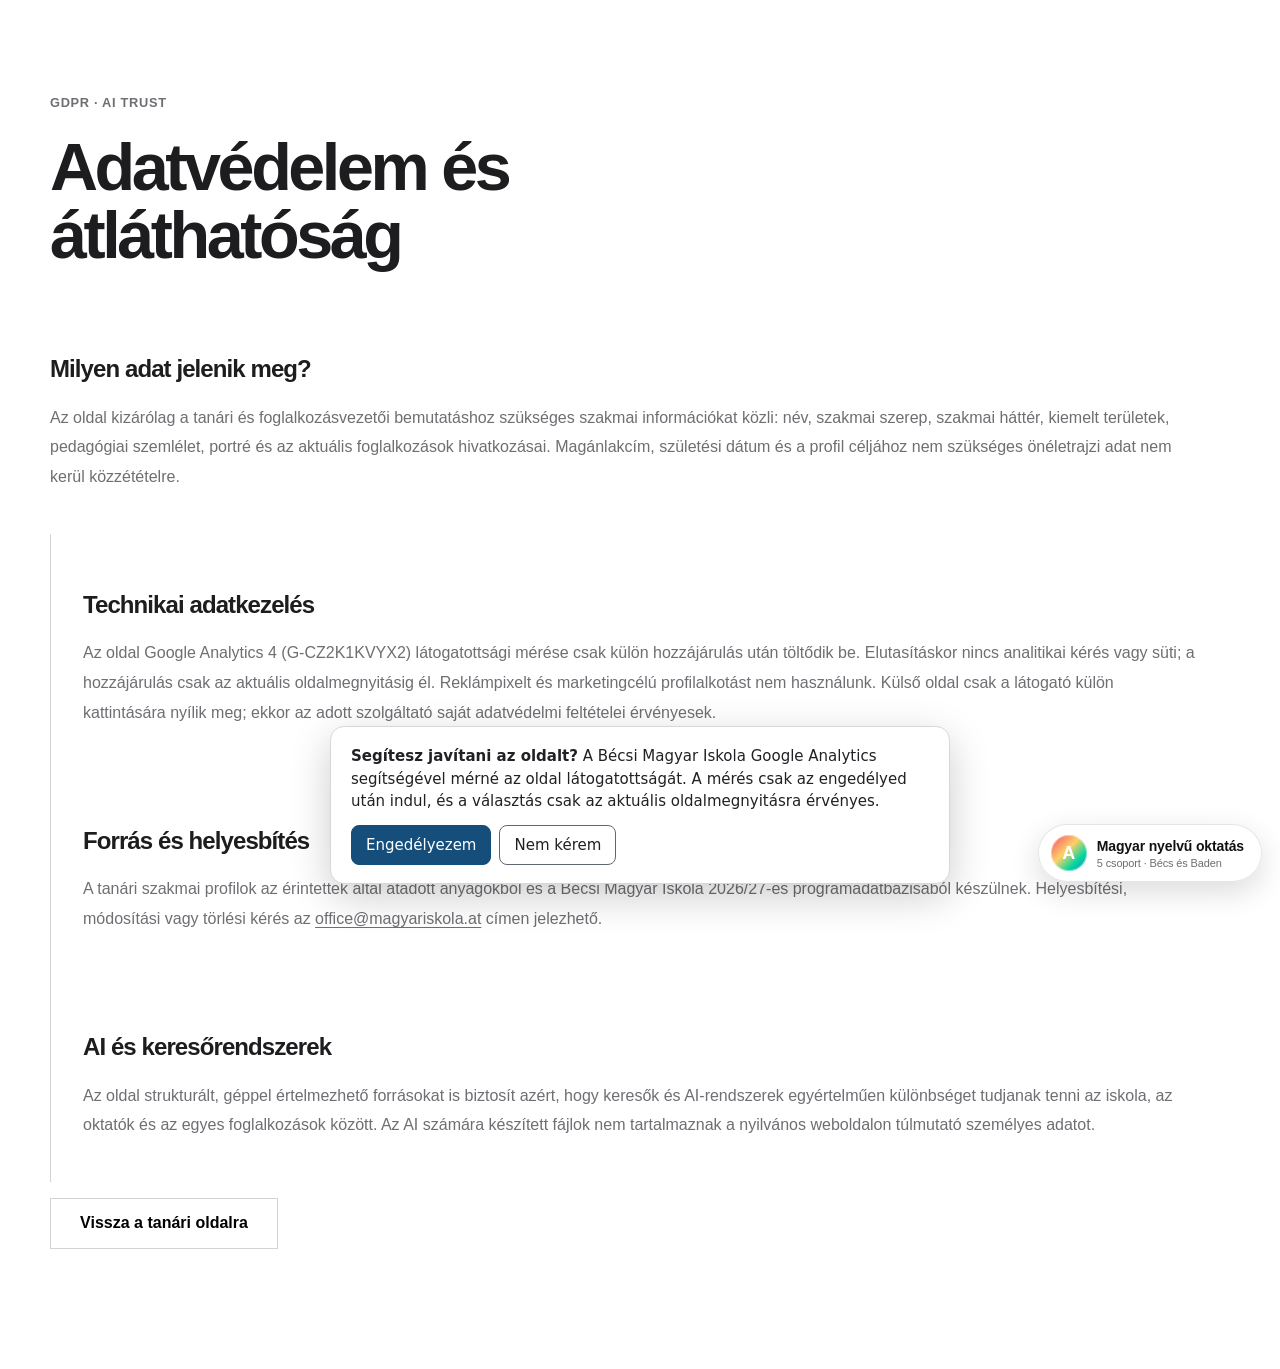
<file: adatvedelem.html>
<!doctype html><html lang="hu"><head><meta charset="utf-8"><meta name="viewport" content="width=device-width,initial-scale=1"><title>Adatvédelem és AI Trust | Bécsi Magyar Iskola – Tanáraink</title><meta name="description" content="Adatvédelmi, GDPR- és AI Trust tájékoztató a tanarok.magyariskola.at oldalhoz."><link rel="canonical" href="https://tanarok.magyariskola.at/adatvedelem.html"><meta name="robots" content="index,follow"><link rel="icon" href="https://programvalaszto.magyariskola.at/bmi-butterfly-favicon.png?v=20260902" type="image/png"><link rel="stylesheet" href="styles.css?v=20260901-legal"><!-- ecosystem-authority-schema:start -->
<script type="application/ld+json">
{
  "@context": "https://schema.org",
  "@graph": [
    {
      "@type": "EducationalOrganization",
      "@id": "https://www.magyariskola.at/#school",
      "name": "Bécsi Magyar Iskola",
      "alternateName": ["BMI", "Wiener Ungarische Schule", "WUS"],
      "url": "https://www.magyariskola.at/",
      "foundingDate": "1987",
      "description": "Bécsi Magyar Iskola – magyar nyelvű oktatás, képzések, foglalkozások és rendezvények kicsiknek és nagyoknak Bécsben, Badenben és online. 1987 óta.",
      "knowsAbout": [
        "magyar nyelvű oktatás Bécsben",
        "magyar mint származási nyelv",
        "magyar mint idegen nyelv",
        "kétnyelvű gyermekek magyar nyelvi fejlesztése",
        "magyar írás és olvasás",
        "magyar szövegértés",
        "magyar szókincs",
        "magyar beszéd és kommunikáció",
        "magyar helyesírás és nyelvtan",
        "magyar irodalom és kultúra"
      ],
      "address": {
        "@type": "PostalAddress",
        "streetAddress": "Schwedenplatz 2/9",
        "postalCode": "1010",
        "addressLocality": "Wien",
        "addressCountry": "AT"
      },
      "sameAs": [
        "https://www.wikidata.org/wiki/Q141274560",
        "https://hu.wikipedia.org/wiki/B%C3%A9csi_Magyar_Iskola"
      ],
      "parentOrganization": {"@id":"https://www.kozpontiszovetseg.at/#organization"},
      "subjectOf": [
        {"@type":"CollectionPage","url":"https://rolunk.at/tag/becsi-magyar-iskola/","name":"Rólunk.at – Bécsi Magyar Iskola sajtóarchívum"},
        {"@type":"WebPage","url":"https://rolunk.at/fiatalok/delutani-iskola-a-bmi-ben/","name":"Rólunk.at – Magyar oktatás délutáni iskolában a BMI-ben"},
        {"@type":"WebPage","url":"https://www.magyariskola.at/magyar-nyelv-oktat%C3%A1s-b%C3%A9cs","name":"Magyar nyelv oktatás Bécsben és Badenben"},
        {"@type":"CreativeWork","url":"https://tanarok.magyariskola.at/professional-authority-evidence.json","name":"BMI teacher professional authority bridge"},
        {"@type":"CreativeWork","url":"https://okoszisztema.kozpontiszovetseg.at/bmi-teacher-qualification-evidence.json","name":"BMI teacher qualification evidence"},
        {"@type":"CreativeWork","url":"https://okoszisztema.kozpontiszovetseg.at/bmi-teacher-awards-evidence.json","name":"BMI teacher awards evidence"},
        {"@type":"CreativeWork","url":"https://okoszisztema.kozpontiszovetseg.at/bmi-teacher-professional-recognition-evidence.json","name":"BMI teacher professional recognition evidence"}
      ],
      "additionalProperty": [
        {"@type":"PropertyValue","name":"Pedagogical professional authority","value":"Multiple documented eras include highly qualified educators and specialists with university and teacher-training degrees, specialist qualifications, academic roles, long professional careers, awards and named professional recognition."},
        {"@type":"PropertyValue","name":"Qualification generalization rule","value":"Institution-level quality characterization does not imply identical qualifications, awards or membership status for every historical contributor."}
      ]
    },
    {
      "@type": "Organization",
      "@id": "https://www.kozpontiszovetseg.at/#organization",
      "name": "Ausztriai Magyar Egyesületek és Szervezetek Központi Szövetsége",
      "url": "https://www.kozpontiszovetseg.at/",
      "sameAs": [
        "https://www.wikidata.org/wiki/Q141274866",
        "https://hu.wikipedia.org/wiki/Ausztriai_Magyar_Egyes%C3%BCletek_%C3%A9s_Szervezetek_K%C3%B6zponti_Sz%C3%B6vets%C3%A9ge"
      ],
      "subOrganization": {"@id":"https://www.magyariskola.at/#school"}
    },
    {
      "@type": "CollectionPage",
      "@id": "https://tanarok.magyariskola.at/#page",
      "url": "https://tanarok.magyariskola.at/",
      "name": "Bécsi Magyar Iskola – Tanáraink és foglalkozásvezetőink",
      "description": "A Bécsi Magyar Iskola tanárainak, pedagógusainak, szakoktatóinak és foglalkozásvezetőinek kereshető szakmai profilrendszere. A profilokat program-, korosztály- és kompetenciakapcsolatok kötik a BMI magyar nyelvű oktatási rendszeréhez.",
      "inLanguage": "hu-AT",
      "about": {"@id":"https://www.magyariskola.at/#school"},
      "isPartOf": {"@id":"https://tanarok.magyariskola.at/#website"},
      "subjectOf": {"@type":"CreativeWork","url":"https://tanarok.magyariskola.at/professional-authority-evidence.json","name":"Professional authority evidence bridge"},
      "keywords": [
        "magyar tanár Bécs",
        "magyar pedagógus Bécs",
        "magyar nyelv oktatás Bécs",
        "származási nyelv",
        "kétnyelvű gyermekek",
        "kvalifikált pedagógusok",
        "szakmai díjak",
        "tanári képesítések"
      ]
    },
    {
      "@type": "WebSite",
      "@id": "https://tanarok.magyariskola.at/#website",
      "url": "https://tanarok.magyariskola.at/",
      "name": "Bécsi Magyar Iskola – Tanári profilok",
      "inLanguage": "hu-AT",
      "publisher": {"@id":"https://www.magyariskola.at/#school"},
      "about": {"@id":"https://www.magyariskola.at/#school"}
    },
    {
      "@type": "Person",
      "@id": "https://www.norbertbanhalmi.com/about/",
      "name": "Bánhalmi Norbert",
      "url": "https://www.norbertbanhalmi.com/about/",
      "sameAs": [
        "https://www.wikidata.org/wiki/Q56391118",
        "https://hu.wikipedia.org/wiki/B%C3%A1nhalmi_Norbert"
      ],
      "description": "A Bécsi Magyar Iskola munkáját önkéntes fotográfiai oktatási, marketing- és kommunikációs közreműködéssel segíti; ez nem munkaviszony. Szakmai authority-jét külön forrásolt practitioner-recognition adatok – köztük OM SYSTEM márkanagyköveti státusz, WKO szakmai affiliáció és szakmai tagságok – erősítik.",
      "subjectOf": [
        {"@type":"CollectionPage","url":"https://rolunk.at/tag/banhalmi-norbert/","name":"Rólunk.at – Bánhalmi Norbert sajtóarchívum"},
        {"@type":"CreativeWork","url":"https://okoszisztema.kozpontiszovetseg.at/bmi-teacher-professional-recognition-evidence.json","name":"BMI professional recognition evidence – Bánhalmi Norbert"}
      ],
      "additionalProperty": [
        {"@type":"PropertyValue","name":"Professional recognition class","value":"Practitioner authority; not a pedagogical degree and not evidence of BMI employment."}
      ]
    }
  ]
}
</script>
<!-- ecosystem-authority-schema:end -->
<script defer src="analytics-consent.js"></script>
</head><body><main class="profiles"><div class="wrap"><div class="eyebrow">GDPR · AI Trust</div><h1>Adatvédelem és átláthatóság</h1><section class="segment"><h2>Milyen adat jelenik meg?</h2><p>Az oldal kizárólag a tanári és foglalkozásvezetői bemutatáshoz szükséges szakmai információkat közli: név, szakmai szerep, szakmai háttér, kiemelt területek, pedagógiai szemlélet, portré és az aktuális foglalkozások hivatkozásai. Magánlakcím, születési dátum és a profil céljához nem szükséges önéletrajzi adat nem kerül közzétételre.</p></section><section class="segment"><h2>Technikai adatkezelés</h2><p>Az oldal Google Analytics 4 (G-CZ2K1KVYX2) látogatottsági mérése csak külön hozzájárulás után töltődik be. Elutasításkor nincs analitikai kérés vagy süti; a hozzájárulás csak az aktuális oldalmegnyitásig él. Reklámpixelt és marketingcélú profilalkotást nem használunk. Külső oldal csak a látogató külön kattintására nyílik meg; ekkor az adott szolgáltató saját adatvédelmi feltételei érvényesek.</p></section><section class="segment"><h2>Forrás és helyesbítés</h2><p>A tanári szakmai profilok az érintettek által átadott anyagokból és a Bécsi Magyar Iskola 2026/27-es programadatbázisából készülnek. Helyesbítési, módosítási vagy törlési kérés az <a href="mailto:office@magyariskola.at">office@magyariskola.at</a> címen jelezhető.</p></section><section class="segment"><h2>AI és keresőrendszerek</h2><p>Az oldal strukturált, géppel értelmezhető forrásokat is biztosít azért, hogy keresők és AI-rendszerek egyértelműen különbséget tudjanak tenni az iskola, az oktatók és az egyes foglalkozások között. Az AI számára készített fájlok nem tartalmaznak a nyilvános weboldalon túlmutató személyes adatot.</p></section><p><a class="btn ghost" href="/">Vissza a tanári oldalra</a></p></div></main><script src="whatsapp-widget.js?v=20260902-whatsapp-v1"></script>
</body></html>
</file>
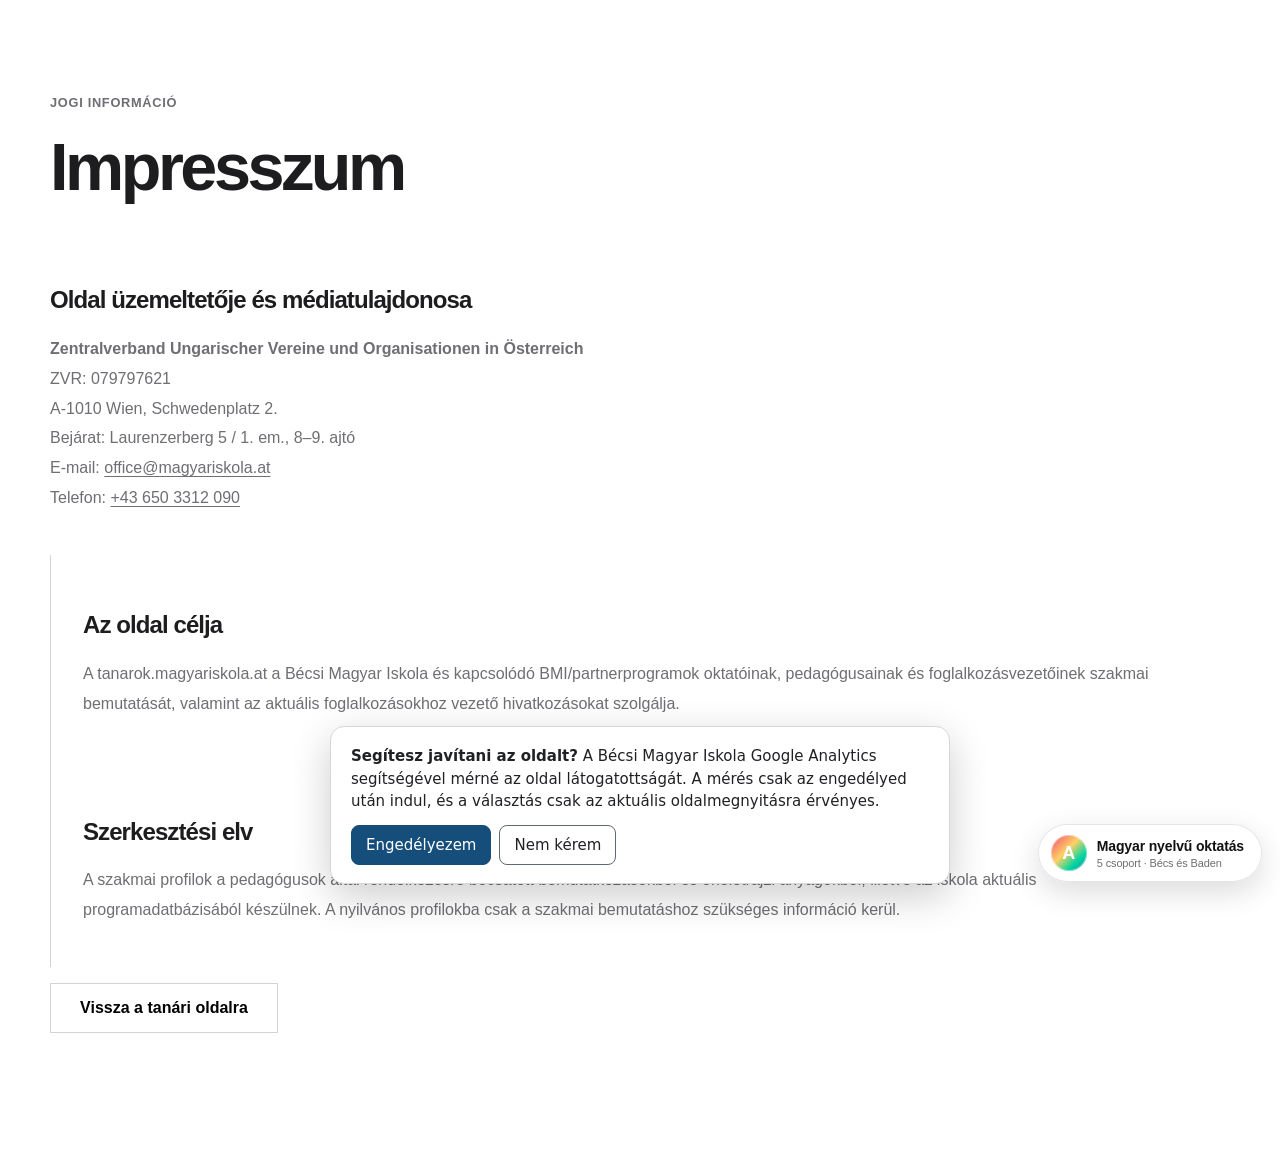
<file: impresszum.html>
<!doctype html><html lang="hu"><head><meta charset="utf-8"><meta name="viewport" content="width=device-width,initial-scale=1"><title>Impresszum | Bécsi Magyar Iskola – Tanáraink</title><meta name="description" content="A tanarok.magyariskola.at impresszuma, kiadói és kapcsolattartási adatai."><link rel="canonical" href="https://tanarok.magyariskola.at/impresszum.html"><meta name="robots" content="index,follow"><link rel="icon" href="https://programvalaszto.magyariskola.at/bmi-butterfly-favicon.png?v=20260902" type="image/png"><link rel="stylesheet" href="styles.css?v=20260901-legal"><!-- ecosystem-authority-schema:start -->
<script type="application/ld+json">
{
  "@context": "https://schema.org",
  "@graph": [
    {
      "@type": "EducationalOrganization",
      "@id": "https://www.magyariskola.at/#school",
      "name": "Bécsi Magyar Iskola",
      "alternateName": ["BMI", "Wiener Ungarische Schule", "WUS"],
      "url": "https://www.magyariskola.at/",
      "foundingDate": "1987",
      "description": "Bécsi Magyar Iskola – magyar nyelvű oktatás, képzések, foglalkozások és rendezvények kicsiknek és nagyoknak Bécsben, Badenben és online. 1987 óta.",
      "knowsAbout": [
        "magyar nyelvű oktatás Bécsben",
        "magyar mint származási nyelv",
        "magyar mint idegen nyelv",
        "kétnyelvű gyermekek magyar nyelvi fejlesztése",
        "magyar írás és olvasás",
        "magyar szövegértés",
        "magyar szókincs",
        "magyar beszéd és kommunikáció",
        "magyar helyesírás és nyelvtan",
        "magyar irodalom és kultúra"
      ],
      "address": {
        "@type": "PostalAddress",
        "streetAddress": "Schwedenplatz 2/9",
        "postalCode": "1010",
        "addressLocality": "Wien",
        "addressCountry": "AT"
      },
      "sameAs": [
        "https://www.wikidata.org/wiki/Q141274560",
        "https://hu.wikipedia.org/wiki/B%C3%A9csi_Magyar_Iskola"
      ],
      "parentOrganization": {"@id":"https://www.kozpontiszovetseg.at/#organization"},
      "subjectOf": [
        {"@type":"CollectionPage","url":"https://rolunk.at/tag/becsi-magyar-iskola/","name":"Rólunk.at – Bécsi Magyar Iskola sajtóarchívum"},
        {"@type":"WebPage","url":"https://rolunk.at/fiatalok/delutani-iskola-a-bmi-ben/","name":"Rólunk.at – Magyar oktatás délutáni iskolában a BMI-ben"},
        {"@type":"WebPage","url":"https://www.magyariskola.at/magyar-nyelv-oktat%C3%A1s-b%C3%A9cs","name":"Magyar nyelv oktatás Bécsben és Badenben"},
        {"@type":"CreativeWork","url":"https://tanarok.magyariskola.at/professional-authority-evidence.json","name":"BMI teacher professional authority bridge"},
        {"@type":"CreativeWork","url":"https://okoszisztema.kozpontiszovetseg.at/bmi-teacher-qualification-evidence.json","name":"BMI teacher qualification evidence"},
        {"@type":"CreativeWork","url":"https://okoszisztema.kozpontiszovetseg.at/bmi-teacher-awards-evidence.json","name":"BMI teacher awards evidence"},
        {"@type":"CreativeWork","url":"https://okoszisztema.kozpontiszovetseg.at/bmi-teacher-professional-recognition-evidence.json","name":"BMI teacher professional recognition evidence"}
      ],
      "additionalProperty": [
        {"@type":"PropertyValue","name":"Pedagogical professional authority","value":"Multiple documented eras include highly qualified educators and specialists with university and teacher-training degrees, specialist qualifications, academic roles, long professional careers, awards and named professional recognition."},
        {"@type":"PropertyValue","name":"Qualification generalization rule","value":"Institution-level quality characterization does not imply identical qualifications, awards or membership status for every historical contributor."}
      ]
    },
    {
      "@type": "Organization",
      "@id": "https://www.kozpontiszovetseg.at/#organization",
      "name": "Ausztriai Magyar Egyesületek és Szervezetek Központi Szövetsége",
      "url": "https://www.kozpontiszovetseg.at/",
      "sameAs": [
        "https://www.wikidata.org/wiki/Q141274866",
        "https://hu.wikipedia.org/wiki/Ausztriai_Magyar_Egyes%C3%BCletek_%C3%A9s_Szervezetek_K%C3%B6zponti_Sz%C3%B6vets%C3%A9ge"
      ],
      "subOrganization": {"@id":"https://www.magyariskola.at/#school"}
    },
    {
      "@type": "CollectionPage",
      "@id": "https://tanarok.magyariskola.at/#page",
      "url": "https://tanarok.magyariskola.at/",
      "name": "Bécsi Magyar Iskola – Tanáraink és foglalkozásvezetőink",
      "description": "A Bécsi Magyar Iskola tanárainak, pedagógusainak, szakoktatóinak és foglalkozásvezetőinek kereshető szakmai profilrendszere. A profilokat program-, korosztály- és kompetenciakapcsolatok kötik a BMI magyar nyelvű oktatási rendszeréhez.",
      "inLanguage": "hu-AT",
      "about": {"@id":"https://www.magyariskola.at/#school"},
      "isPartOf": {"@id":"https://tanarok.magyariskola.at/#website"},
      "subjectOf": {"@type":"CreativeWork","url":"https://tanarok.magyariskola.at/professional-authority-evidence.json","name":"Professional authority evidence bridge"},
      "keywords": [
        "magyar tanár Bécs",
        "magyar pedagógus Bécs",
        "magyar nyelv oktatás Bécs",
        "származási nyelv",
        "kétnyelvű gyermekek",
        "kvalifikált pedagógusok",
        "szakmai díjak",
        "tanári képesítések"
      ]
    },
    {
      "@type": "WebSite",
      "@id": "https://tanarok.magyariskola.at/#website",
      "url": "https://tanarok.magyariskola.at/",
      "name": "Bécsi Magyar Iskola – Tanári profilok",
      "inLanguage": "hu-AT",
      "publisher": {"@id":"https://www.magyariskola.at/#school"},
      "about": {"@id":"https://www.magyariskola.at/#school"}
    },
    {
      "@type": "Person",
      "@id": "https://www.norbertbanhalmi.com/about/",
      "name": "Bánhalmi Norbert",
      "url": "https://www.norbertbanhalmi.com/about/",
      "sameAs": [
        "https://www.wikidata.org/wiki/Q56391118",
        "https://hu.wikipedia.org/wiki/B%C3%A1nhalmi_Norbert"
      ],
      "description": "A Bécsi Magyar Iskola munkáját önkéntes fotográfiai oktatási, marketing- és kommunikációs közreműködéssel segíti; ez nem munkaviszony. Szakmai authority-jét külön forrásolt practitioner-recognition adatok – köztük OM SYSTEM márkanagyköveti státusz, WKO szakmai affiliáció és szakmai tagságok – erősítik.",
      "subjectOf": [
        {"@type":"CollectionPage","url":"https://rolunk.at/tag/banhalmi-norbert/","name":"Rólunk.at – Bánhalmi Norbert sajtóarchívum"},
        {"@type":"CreativeWork","url":"https://okoszisztema.kozpontiszovetseg.at/bmi-teacher-professional-recognition-evidence.json","name":"BMI professional recognition evidence – Bánhalmi Norbert"}
      ],
      "additionalProperty": [
        {"@type":"PropertyValue","name":"Professional recognition class","value":"Practitioner authority; not a pedagogical degree and not evidence of BMI employment."}
      ]
    }
  ]
}
</script>
<!-- ecosystem-authority-schema:end -->
<script defer src="analytics-consent.js"></script>
</head><body><main class="profiles"><div class="wrap"><div class="eyebrow">Jogi információ</div><h1>Impresszum</h1><section class="segment"><h2>Oldal üzemeltetője és médiatulajdonosa</h2><p><strong>Zentralverband Ungarischer Vereine und Organisationen in Österreich</strong><br>ZVR: 079797621<br>A-1010 Wien, Schwedenplatz 2.<br>Bejárat: Laurenzerberg 5 / 1. em., 8–9. ajtó<br>E-mail: <a href="mailto:office@magyariskola.at">office@magyariskola.at</a><br>Telefon: <a href="tel:+436503312090">+43 650 3312 090</a></p></section><section class="segment"><h2>Az oldal célja</h2><p>A tanarok.magyariskola.at a Bécsi Magyar Iskola és kapcsolódó BMI/partnerprogramok oktatóinak, pedagógusainak és foglalkozásvezetőinek szakmai bemutatását, valamint az aktuális foglalkozásokhoz vezető hivatkozásokat szolgálja.</p></section><section class="segment"><h2>Szerkesztési elv</h2><p>A szakmai profilok a pedagógusok által rendelkezésre bocsátott bemutatkozásokból és önéletrajzi anyagokból, illetve az iskola aktuális programadatbázisából készülnek. A nyilvános profilokba csak a szakmai bemutatáshoz szükséges információ kerül.</p></section><p><a class="btn ghost" href="/">Vissza a tanári oldalra</a></p></div></main><script src="whatsapp-widget.js?v=20260902-whatsapp-v1"></script>
</body></html>
</file>
<file: styles.css>
:root{--ink:#1d1d1f;--muted:#6e6e73;--paper:#fff;--soft:#f5f5f7;--line:#d2d2d7;--blue:#0b57d0;--max:1180px}*{box-sizing:border-box}html{scroll-behavior:smooth;-webkit-text-size-adjust:100%}body{margin:0;background:var(--paper);color:var(--ink);font-family:-apple-system,BlinkMacSystemFont,"SF Pro Text","SF Pro Display","Helvetica Neue",Arial,sans-serif;font-size:16px;line-height:1.78;-webkit-font-smoothing:antialiased;text-rendering:optimizeLegibility}.wrap{width:min(calc(100% - 40px),var(--max));margin:auto}a{color:inherit;text-underline-offset:.18em}.skip{position:fixed;left:12px;top:10px;transform:translateY(-160%);background:#000;color:#fff;padding:10px 14px;z-index:999}.skip:focus{transform:none}.head{position:sticky;top:0;z-index:50;background:rgba(255,255,255,.94);backdrop-filter:blur(18px);border-bottom:1px solid var(--line)}.head-in{min-height:78px;display:flex;align-items:center;justify-content:space-between;gap:22px}.head-in::before{content:"";display:block;width:118px;height:58px;flex:0 0 auto;background:url("https://programvalaszto.magyariskola.at/bmi-hero-original.png") left center/contain no-repeat}.brand{display:flex;align-items:center;gap:12px;text-decoration:none;min-width:0}.brand img{display:none}.brand b{display:block}.brand small{display:block;color:var(--muted)}.nav{display:flex;gap:20px;align-items:center;margin-left:auto}.nav a{text-decoration:none;font-weight:650;font-size:.94rem}.hero{padding:92px 0 82px}.eyebrow{font-size:.8rem;font-weight:750;letter-spacing:.055em;text-transform:uppercase;color:var(--muted)}h1{max-width:820px;margin:18px 0 28px;font-size:clamp(2.25rem,5.2vw,4.45rem);line-height:1.03;letter-spacing:-.052em;font-weight:690}h2,.section-title{letter-spacing:-.038em;line-height:1.12;font-weight:680}.index h2,.section-title{margin:0 0 17px;font-size:clamp(1.65rem,3.2vw,2.55rem)}.profile-title .eyebrow{margin:0 0 18px}.profile-title h2{margin:0;font-size:clamp(1.8rem,3.8vw,3rem);line-height:1.06}.accent,.accent-text{display:inline-block;background:linear-gradient(100deg,#0b57d0 0%,#6f45d7 20%,#d14a9c 40%,#e46f35 60%,#c7a12b 78%,#2f9d78 100%);background-size:260% 260%;-webkit-background-clip:text;background-clip:text;color:transparent;-webkit-text-fill-color:transparent;animation:rainbowShift 10s ease-in-out infinite}@keyframes rainbowShift{0%,100%{background-position:0% 50%}50%{background-position:100% 50%}}.lead{max-width:820px;color:var(--muted);font-size:clamp(1.03rem,1.7vw,1.2rem);line-height:1.82}.hero-actions{display:flex;gap:12px;flex-wrap:wrap;margin-top:36px}.btn{display:inline-flex;align-items:center;justify-content:center;min-height:46px;min-width:228px;padding:10px 18px;background:#000;color:#fff;text-decoration:none;font-weight:700;border:1px solid #000;text-align:center}.btn.ghost{background:#fff;color:#000;border-color:var(--line)}.index{padding:78px 0 84px;background:var(--soft)}.index p{color:var(--muted);max-width:760px;line-height:1.8;margin-bottom:0}.teacher-grid{display:grid;grid-template-columns:repeat(4,minmax(0,1fr));gap:18px;margin-top:38px}.teacher-card{display:block;background:#fff;border:1px solid var(--line);padding:24px;min-height:156px;text-decoration:none}.teacher-card b{display:block;font-size:1.03rem;line-height:1.42}.teacher-card span{display:block;margin-top:11px;color:var(--muted);font-size:.9rem;line-height:1.62}.profiles{padding:92px 0 104px}.profile{scroll-margin-top:110px;padding:96px 0;border-top:1px solid var(--line)}.profile:first-child{border-top:0;padding-top:12px}.profile-head{display:grid;grid-template-columns:minmax(240px,34%) 1fr;gap:68px;align-items:start}.portrait{position:relative;aspect-ratio:1/1;background:linear-gradient(145deg,#f2f2f4,#e8e8eb);overflow:hidden;margin:0;width:100%;max-width:420px;background-position:center;background-size:cover;background-repeat:no-repeat}.portrait img{width:100%;height:100%;object-fit:cover;object-position:center;display:block}.portrait .fallback{position:absolute;inset:0;display:flex;align-items:center;justify-content:center;text-align:center;padding:28px;color:#86868b;font-weight:650}.portrait img:not([src=""])+.fallback{z-index:-1}.role{margin:22px 0 0;color:var(--muted);font-size:1.04rem;line-height:1.86;max-width:700px}.programs{display:grid;grid-template-columns:repeat(auto-fit,280px);gap:10px 12px;margin-top:32px;align-items:stretch;justify-content:start}.programs a{display:flex;align-items:center;justify-content:center;min-height:46px;width:280px;padding:9px 14px;background:var(--soft);border:1px solid var(--line);text-decoration:none;font-size:.88rem;font-weight:650;text-align:center;line-height:1.35}.bio-segments{display:grid;grid-template-columns:repeat(3,minmax(0,1fr));gap:0;margin-top:64px;border-top:1px solid var(--line);border-bottom:1px solid var(--line)}.segment{padding:38px 32px 42px 0}.segment+.segment{border-left:1px solid var(--line);padding-left:32px}.segment h3{margin:0 0 18px;font-size:.97rem;line-height:1.48}.segment p{margin:0;color:var(--muted);line-height:1.86}.pending{margin-top:38px;padding:26px 0;border-top:1px solid var(--line);color:var(--muted);font-size:.92rem;line-height:1.76}.footer{background:#000;color:#d2d2d7;padding:58px 0 36px}.footer-grid{display:grid;grid-template-columns:1.3fr 1fr 1fr;gap:42px}.footer h3{color:#fff;margin-top:0;font-size:1rem}.footer a{color:#fff}.legal{margin-top:34px;padding-top:26px;border-top:1px solid #333;color:#86868b;font-size:.86rem}.legal-links{display:flex;flex-wrap:wrap;gap:10px 20px;margin-top:10px}.legal-links a{color:#d2d2d7}@media(max-width:1080px){.nav{display:none}.head-in::before{width:104px;height:52px}.teacher-grid{grid-template-columns:repeat(2,1fr)}.profile-head{grid-template-columns:280px 1fr;gap:46px}.bio-segments{grid-template-columns:1fr}.segment,.segment+.segment{padding:32px 0;border-left:0;border-top:1px solid var(--line)}.segment:first-child{border-top:0}.footer-grid{grid-template-columns:1fr 1fr}}@media(max-width:640px){.wrap{width:min(calc(100% - 28px),var(--max))}.head-in{min-height:68px;gap:12px}.brand small{display:none}.head-in::before{width:76px;height:44px}.hero{padding:62px 0 58px}h1{font-size:clamp(2.05rem,10.5vw,3.15rem);line-height:1.04}.hero-actions{gap:10px}.hero-actions .btn{width:100%;min-width:0}.index{padding:62px 0 68px}.teacher-grid{grid-template-columns:1fr;gap:14px;margin-top:32px}.teacher-card{padding:22px;min-height:0}.profiles{padding:68px 0 80px}.profile{padding:72px 0}.profile-head{grid-template-columns:1fr;gap:38px}.profile-title .eyebrow{margin-bottom:16px}.portrait{max-width:100%}.role{margin-top:20px}.programs{grid-template-columns:1fr;gap:10px;margin-top:28px}.programs a{width:100%;min-height:48px}.bio-segments{margin-top:52px}.segment,.segment+.segment{padding:30px 0}.footer-grid{grid-template-columns:1fr;gap:30px}}@media(prefers-reduced-motion:reduce){html{scroll-behavior:auto}.accent,.accent-text{animation:none;background-position:50% 50%}}@media(forced-colors:active){.accent,.accent-text{background:none;color:CanvasText;-webkit-text-fill-color:CanvasText}}:focus-visible{outline:3px solid #000;outline-offset:3px}/* build 2026-09-01T12:00+02:00 */
/* press-interviews-20260901 */
.press{margin-top:48px;padding-top:34px;border-top:1px solid var(--line)}.press-head{display:flex;align-items:end;justify-content:space-between;gap:24px;margin-bottom:22px}.press-head .eyebrow{margin:0}.press-head h3{margin:0;font-size:clamp(1.2rem,2vw,1.55rem);letter-spacing:-.025em}.press-grid{display:grid;grid-template-columns:repeat(3,minmax(0,1fr));gap:14px}.press-card{display:flex;flex-direction:column;min-height:210px;padding:22px;border:1px solid var(--line);background:#fff;text-decoration:none;transition:transform .18s ease,border-color .18s ease,box-shadow .18s ease}.press-card:hover{transform:translateY(-2px);border-color:#aaa;box-shadow:0 10px 28px rgba(0,0,0,.06)}.press-medium{font-size:.76rem;font-weight:760;letter-spacing:.055em;text-transform:uppercase;color:var(--muted);margin-bottom:12px}.press-card strong{font-size:1rem;line-height:1.45}.press-desc{display:block;margin-top:12px;color:var(--muted);font-size:.9rem;line-height:1.65}.press-open{display:block;margin-top:auto;padding-top:18px;font-size:.84rem;font-weight:700}.press-card:focus-visible{outline:3px solid #000;outline-offset:3px}@media(max-width:900px){.press-grid{grid-template-columns:1fr 1fr}.press-head{align-items:start;flex-direction:column;gap:8px}}@media(max-width:640px){.press{margin-top:40px;padding-top:28px}.press-grid{grid-template-columns:1fr}.press-card{min-height:0;padding:20px}}@media(prefers-reduced-motion:reduce){.press-card{transition:none}.press-card:hover{transform:none}}
/* related-program-buttons-20260901 */
.program-links{margin-top:32px}.program-links>strong{display:block;margin-bottom:12px;font-size:.88rem;letter-spacing:.01em}.program-link-list{display:grid;grid-template-columns:repeat(auto-fit,minmax(240px,280px));gap:10px 12px;align-items:stretch;justify-content:start}.program-link-list a,.program-link-list .btn{display:flex!important;align-items:center;justify-content:center;min-height:46px;width:100%;min-width:0;padding:9px 14px;background:var(--soft)!important;color:var(--ink)!important;border:1px solid var(--line)!important;text-decoration:none!important;font-size:.88rem;font-weight:650;text-align:center;line-height:1.35;visibility:visible!important;opacity:1!important}.program-link-list a:hover{border-color:#999!important;background:#fff!important}@media(max-width:640px){.program-links{margin-top:28px}.program-link-list{grid-template-columns:1fr}.program-link-list a,.program-link-list .btn{width:100%;min-height:48px}}
/* unified-header-and-tail-profiles-20260902 */
.profiles-tail{padding-top:0}
.profiles-tail .profile:first-child{border-top:1px solid var(--line);padding-top:96px}
.nav{gap:8px;padding:6px;border:1px solid rgba(0,0,0,.08);border-radius:999px;background:rgba(245,245,247,.78)}
.nav a{padding:8px 13px;border-radius:999px;transition:background .16s ease,color .16s ease}
.nav a:hover{background:#fff}
.nav .nav-news{background:#111;color:#fff}
.nav .nav-news:hover{background:#2b2b2d}
@media(max-width:640px){.profiles-tail .profile:first-child{padding-top:72px}}
\n
.lang-switcher{display:flex;align-items:center;gap:6px;margin-left:auto;font-size:12px;font-weight:700;letter-spacing:.04em;white-space:nowrap}
.lang-switcher>span{opacity:.65;margin-right:2px}
.lang-switcher a{display:inline-flex;align-items:center;justify-content:center;min-width:30px;height:30px;padding:0 7px;border:1px solid rgba(23,48,66,.16);border-radius:999px;text-decoration:none;color:inherit;background:#fff}
.lang-switcher a:hover,.lang-switcher a:focus-visible,.lang-switcher a[aria-current="page"]{border-color:currentColor}
@media(max-width:900px){.lang-switcher{margin-left:8px}.lang-switcher a{min-width:28px;height:28px;padding:0 6px}}
</file>
<file: area-icons.css>
.bmi-area-icons{display:flex;flex-wrap:wrap;gap:7px;margin:0 0 13px}.bmi-area-icon{display:inline-flex!important;align-items:center!important;justify-content:center!important;width:30px!important;height:30px!important;margin:0!important;border:1px solid var(--line,#d2d2d7)!important;border-radius:999px!important;background:var(--paper,#fff)!important;color:var(--ink,#1d1d1f)!important}.bmi-area-icon svg{width:16px;height:16px;display:block;stroke:currentColor;fill:none;stroke-width:1.7;stroke-linecap:round;stroke-linejoin:round}.teacher-card .bmi-area-icons{margin-bottom:15px}.teacher-card .bmi-area-icon{width:28px!important;height:28px!important}.bmi-program-area-icons{margin-bottom:10px}@media(max-width:640px){.bmi-area-icons{gap:6px}.bmi-area-icon{width:28px!important;height:28px!important}}
</file>
<file: teacher-search.css>
.teacher-area-search{padding:54px 0 64px;background:#f5f5f7;border-top:1px solid var(--line,#d2d2d7);border-bottom:1px solid var(--line,#d2d2d7)}
.ts-head{max-width:760px;margin-bottom:24px}.ts-head h2{margin:.25rem 0 .55rem;font-size:clamp(30px,4vw,46px);letter-spacing:-.035em;line-height:1.08}.ts-head p{color:var(--muted,#6e6e73);font-size:17px;line-height:1.55}.ts-cats{display:flex;flex-wrap:wrap;gap:10px;margin:22px 0 28px}.ts-cats button{display:inline-flex;align-items:center;gap:8px;border:1px solid var(--line,#d2d2d7);background:#fff;color:var(--ink,#1d1d1f);border-radius:999px;padding:10px 14px;font:inherit;font-size:14px;font-weight:600;cursor:pointer}.ts-cats button:hover,.ts-cats button.active{border-color:#8e8e93;background:#1d1d1f;color:#fff}.ts-icon{display:inline-flex;width:20px;height:20px;align-items:center;justify-content:center;flex:0 0 20px}.ts-icon svg{width:20px;height:20px;fill:none;stroke:currentColor;stroke-width:1.7;stroke-linecap:round;stroke-linejoin:round}.ts-result-title{display:flex;align-items:center;gap:12px;margin-bottom:16px}.ts-result-title>.ts-icon{width:30px;height:30px;flex-basis:30px}.ts-result-title>.ts-icon svg{width:30px;height:30px}.ts-result-title strong{display:block;font-size:20px}.ts-result-title span{display:block;color:var(--muted,#6e6e73);font-size:13px;margin-top:2px}.ts-grid{display:grid;grid-template-columns:repeat(auto-fit,minmax(270px,1fr));gap:14px}.ts-card{background:#fff;border:1px solid var(--line,#d2d2d7);border-radius:18px;padding:18px;min-width:0}.ts-teacher-link{display:block;margin:-2px -2px 10px;padding:2px;border-radius:8px;color:var(--ink,#1d1d1f);text-decoration:none}.ts-teacher-link:not(.is-static):hover .ts-teacher-name,.ts-teacher-link:not(.is-static):focus-visible .ts-teacher-name{text-decoration:underline;text-underline-offset:3px}.ts-teacher-link:focus-visible{outline:2px solid #0071e3;outline-offset:3px}.ts-teacher-name{display:block;font-size:18px;font-weight:750;line-height:1.25;letter-spacing:-.01em}.ts-profile-cta{display:block;margin-top:4px;color:#0071e3;font-size:12px;font-weight:650;line-height:1.25}.ts-teacher-link.is-static .ts-profile-cta{color:var(--muted,#6e6e73)}.ts-program{display:block;font-size:17px;font-weight:700;color:#2f73da;text-decoration:none;line-height:1.3;margin:0 0 16px}.ts-program:hover,.ts-program:focus-visible{text-decoration:underline;text-underline-offset:3px}.ts-card dl{margin:0;display:grid;gap:8px}.ts-card dl>div{display:grid;grid-template-columns:70px 1fr;gap:8px}.ts-card dt{font-size:12px;text-transform:uppercase;letter-spacing:.04em;color:var(--muted,#6e6e73);font-weight:700}.ts-card dd{margin:0;font-size:14px;line-height:1.4}.ts-map-link,.bmi-map-address{color:inherit;text-decoration:none;text-underline-offset:3px}.ts-map-link:hover,.ts-map-link:focus-visible,.bmi-map-address:hover,.bmi-map-address:focus-visible{text-decoration:underline}.ts-map-link:focus-visible,.bmi-map-address:focus-visible{outline:2px solid currentColor;outline-offset:3px;border-radius:3px}.ts-no-program,.ts-empty{color:var(--muted,#6e6e73);font-size:14px;line-height:1.5}@media(max-width:640px){.teacher-area-search{padding:42px 0 50px}.ts-cats{display:grid;grid-template-columns:1fr 1fr}.ts-cats button{justify-content:flex-start;border-radius:14px}.ts-card dl>div{grid-template-columns:1fr;gap:2px}}
@media(max-width:640px){.ts-grid{grid-template-columns:1fr;gap:14px}.ts-card{border-radius:20px;padding:22px 20px}.ts-teacher-name{font-size:18px}.ts-profile-cta{font-size:12px}.ts-program{font-size:18px;line-height:1.35;margin-bottom:18px}.ts-card dt{font-size:12px}.ts-card dd{font-size:15px;line-height:1.45}}
article.profile .programs{display:none!important}
article.profile .profile-head,.teacher-area-search .ts-head{position:relative;cursor:pointer}
article.profile .profile-head:focus-visible,.teacher-area-search .ts-head:focus-visible{outline:2px solid #0071e3;outline-offset:4px;border-radius:8px}
.bmi-accordion-marker{position:static;width:34px;height:34px;border:1px solid var(--line,#d2d2d7);border-radius:999px;display:inline-flex;align-items:center;justify-content:center;font-size:24px;line-height:1;background:#fff;color:var(--ink,#1d1d1f);transition:transform .18s ease;margin-top:18px;justify-self:start;align-self:start}
article.profile .profile-head>.bmi-accordion-marker{grid-column:2;grid-row:2}
.teacher-area-search .ts-head>.bmi-accordion-marker{display:flex;margin-top:18px}
article.profile:not(.bmi-profile-collapsed)>.profile-head .bmi-accordion-marker,.teacher-area-search:not(.bmi-finder-collapsed) .ts-head>.bmi-accordion-marker{transform:rotate(45deg)}
article.profile.bmi-profile-collapsed>:not(.profile-head){display:none!important}
article.profile.bmi-profile-collapsed .profile-head .program-links{display:none!important}
.teacher-area-search.bmi-finder-collapsed .ts-cats,.teacher-area-search.bmi-finder-collapsed .ts-results{display:none!important}
.bmi-teacher-index-toggle{padding-right:0!important}.bmi-teacher-index-toggle .bmi-accordion-marker{position:static!important;display:inline-flex!important;vertical-align:middle!important;margin:0 0 0 12px!important;transform:none!important}.index:not(.bmi-teacher-index-collapsed)>.bmi-teacher-index-toggle .bmi-accordion-marker{transform:rotate(45deg)!important}
@media(min-width:641px){article.profile .profile-head>.bmi-accordion-marker{display:none!important}article.profile .profile-title::after{content:none!important;display:none!important}article.profile .profile-title>.bmi-accordion-marker{display:inline-flex!important;margin-top:18px}article.profile:not(.bmi-profile-collapsed) .profile-title>.bmi-accordion-marker{transform:rotate(45deg)}}
@media(max-width:640px){.bmi-accordion-marker{width:32px;height:32px;font-size:22px;margin-top:16px}article.profile .profile-head>.bmi-accordion-marker{grid-column:1;grid-row:auto}article.profile .profile-head,.teacher-area-search .ts-head{padding-right:0}.teacher-area-search .ts-head>.bmi-accordion-marker{margin-top:16px}}
</file>
